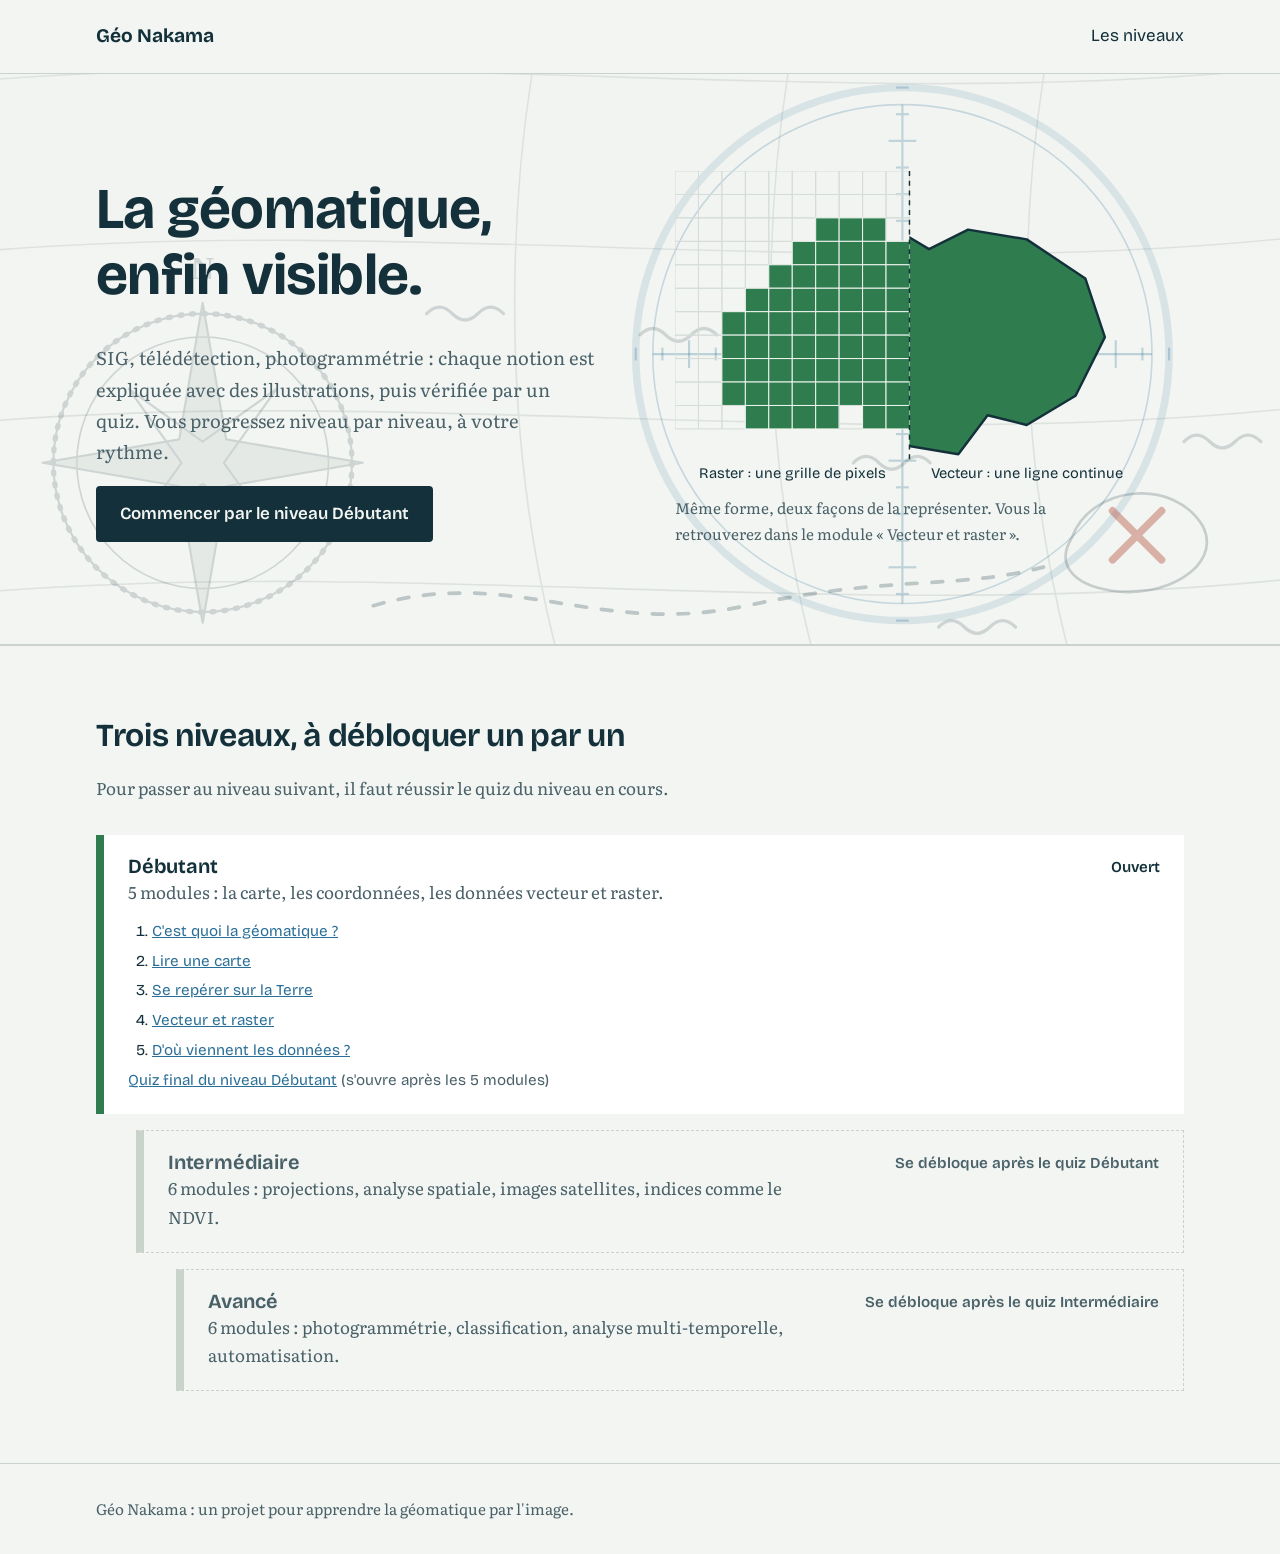
<file: index.html>
<!DOCTYPE html>
<html lang="fr">
<head>
  <meta charset="UTF-8">
  <meta name="viewport" content="width=device-width, initial-scale=1">
  <title>Géo Nakama : apprendre la géomatique avec des illustrations</title>
  <meta name="description" content="SIG, télédétection, photogrammétrie : des leçons illustrées, des quiz et trois niveaux à débloquer à votre rythme.">

  <!-- Polices (nécessitent internet ; si elles ne chargent pas, les polices de secours du CSS prennent le relais) -->
  <link rel="preconnect" href="https://fonts.googleapis.com">
  <link rel="preconnect" href="https://fonts.gstatic.com" crossorigin>
  <link href="https://fonts.googleapis.com/css2?family=Bricolage+Grotesque:wght@600;700&family=Literata:ital,wght@0,400;0,600;1,400&display=swap" rel="stylesheet">

  <link rel="stylesheet" href="css/style.css">
</head>
<body>

  <header class="entete">
    <div class="conteneur">
      <a class="logo" href="index.html">Géo Nakama</a>
      <nav class="navigation" aria-label="Navigation principale">
        <a href="#niveaux">Les niveaux</a>
      </nav>
    </div>
  </header>

  <main>

    <!-- ===== Section d'accueil ===== -->
    <section class="hero">
      <div class="conteneur">

        <div class="hero-texte">
          <h1>La géomatique, enfin visible.</h1>
          <p>SIG, télédétection, photogrammétrie : chaque notion est expliquée avec des illustrations, puis vérifiée par un quiz. Vous progressez niveau par niveau, à votre rythme.</p>
          <a class="bouton" href="lessons/debutant-quest-ce-que-la-geomatique.html">Commencer par le niveau Débutant</a>
        </div>

        <!-- Illustration : la même forme, en raster à gauche et en vecteur à droite -->
        <figure class="hero-carte">
          <svg viewBox="0 0 480 320" role="img" aria-labelledby="carte-titre carte-desc">
            <title id="carte-titre">Une même forme en raster et en vecteur</title>
            <desc id="carte-desc">À gauche, la forme est découpée en carrés (pixels). À droite, elle est tracée par une ligne continue.</desc>

            <defs>
              <!-- Le clipPath « découpe » le dessin vectoriel pour ne garder que la moitié droite -->
              <clipPath id="moitie-droite"><rect x="240" y="0" width="240" height="320"/></clipPath>
            </defs>

            <!-- Moitié gauche : les cellules du raster sont ajoutées par le script plus bas -->
            <g id="raster" aria-hidden="true"></g>

            <!-- Moitié droite : la forme vectorielle (les points sont ajoutés par le script) -->
            <polygon id="vecteur" clip-path="url(#moitie-droite)"
                     fill="#2f7d4f" stroke="#14313b" stroke-width="2.5" stroke-linejoin="round"/>

            <!-- Ligne de séparation -->
            <line x1="240" y1="0" x2="240" y2="296" stroke="#14313b" stroke-width="1.5" stroke-dasharray="5 5"/>

            <text x="120" y="314" text-anchor="middle" font-family="Bricolage Grotesque, system-ui, sans-serif" font-size="15" fill="#14313b">Raster : une grille de pixels</text>
            <text x="360" y="314" text-anchor="middle" font-family="Bricolage Grotesque, system-ui, sans-serif" font-size="15" fill="#14313b">Vecteur : une ligne continue</text>
          </svg>
          <figcaption>Même forme, deux façons de la représenter. Vous la retrouverez dans le module « Vecteur et raster ».</figcaption>
        </figure>

      </div>
    </section>

    <!-- ===== Les trois niveaux ===== -->
    <section class="section-niveaux" id="niveaux">
      <div class="conteneur">
        <h2>Trois niveaux, à débloquer un par un</h2>
        <p>Pour passer au niveau suivant, il faut réussir le quiz du niveau en cours.</p>

        <ol class="niveaux">
          <li class="niveau" id="niveau-debutant">
            <div>
              <h3>Débutant</h3>
              <p>5 modules : la carte, les coordonnées, les données vecteur et raster.</p>
              <p class="niveau-progres" id="progres-debutant" aria-live="polite"></p>
              <ol class="modules">
                <li data-module="debutant-quest-ce-que-la-geomatique"><a href="lessons/debutant-quest-ce-que-la-geomatique.html">C'est quoi la géomatique ?</a></li>
                <li data-module="debutant-lire-une-carte"><a href="lessons/debutant-lire-une-carte.html">Lire une carte</a></li>
                <li data-module="debutant-se-reperer-sur-la-terre"><a href="lessons/debutant-se-reperer-sur-la-terre.html">Se repérer sur la Terre</a></li>
                <li data-module="debutant-vecteur-raster"><a href="lessons/debutant-vecteur-raster.html">Vecteur et raster</a></li>
                <li data-module="debutant-d-ou-viennent-les-donnees"><a href="lessons/debutant-d-ou-viennent-les-donnees.html">D'où viennent les données ?</a></li>
              </ol>
              <p class="quiz-final-lien"><a href="lessons/debutant-quiz-final.html">Quiz final du niveau Débutant</a> <span id="etat-quiz-final"></span></p>
            </div>
            <span class="niveau-etat" id="etat-debutant">Ouvert</span>
          </li>

          <li class="niveau verrouille" id="niveau-intermediaire">
            <div>
              <h3>Intermédiaire</h3>
              <p>6 modules : projections, analyse spatiale, images satellites, indices comme le NDVI.</p>
              <p class="niveau-progres" id="note-intermediaire"></p>
              <ol class="modules" id="modules-intermediaire" hidden>
                <li data-module="intermediaire-projections"><a href="lessons/intermediaire-projections.html">Les projections en détail</a></li>
                <li data-module="intermediaire-bases-de-donnees-spatiales"><a href="lessons/intermediaire-bases-donnees-spatiales.html">Les bases de données spatiales</a></li>
                <li data-module="intermediaire-analyse-spatiale"><a href="lessons/intermediaire-analyse-spatiale.html">L'analyse spatiale</a></li>
                <li data-module="intermediaire-images-satellites"><a href="lessons/intermediaire-images-satellites.html">Les images satellites</a></li>
                <li data-module="intermediaire-compositions-ndvi"><a href="lessons/intermediaire-ndvi.html">Compositions colorées et NDVI</a></li>
                <li data-module="intermediaire-cartographier-proprement"><a href="lessons/intermediaire-cartographie.html">Cartographier proprement</a></li>
              </ol>
              <p class="quiz-final-lien" id="lien-quiz-inter" hidden><a href="lessons/intermediaire-quiz-final.html">Quiz final du niveau Intermédiaire</a> <span id="etat-quiz-inter"></span></p>
            </div>
            <span class="niveau-etat" id="etat-intermediaire">Se débloque après le quiz Débutant</span>
          </li>

          <li class="niveau verrouille" id="niveau-avance">
            <div>
              <h3>Avancé</h3>
              <p>6 modules : photogrammétrie, classification, analyse multi-temporelle, automatisation.</p>
              <p class="niveau-progres" id="note-avance"></p>
            </div>
            <span class="niveau-etat" id="etat-avance">Se débloque après le quiz Intermédiaire</span>
          </li>
        </ol>
      </div>
    </section>

  </main>

  <footer class="pied">
    <div class="conteneur">
      <p>Géo Nakama : un projet pour apprendre la géomatique par l'image.</p>
    </div>
  </footer>

  <!-- ===== Script de l'illustration =====
       Il prend UNE forme (une liste de points) et :
       - la dessine telle quelle côté vecteur ;
       - la « pixellise » côté raster : pour chaque carré de la grille, on regarde
         si son centre est à l'intérieur de la forme. Si oui, le carré est coloré. -->
  <script>
    // La forme : une liste de points [x, y] dans l'espace du dessin (480 x 320)
    const FORME = [
      [40,200],[60,140],[110,100],[150,60],[210,50],[260,80],[300,60],
      [360,70],[420,110],[440,170],[410,230],[360,260],[320,250],
      [290,290],[230,280],[180,250],[120,260],[70,250]
    ];

    const TAILLE_CELLULE = 24;

    // Test mathématique : le point (x, y) est-il à l'intérieur du polygone ?
    function estDansLaForme(x, y, polygone) {
      let dedans = false;
      for (let i = 0, j = polygone.length - 1; i < polygone.length; j = i++) {
        const [xi, yi] = polygone[i];
        const [xj, yj] = polygone[j];
        const traverse = (yi > y) !== (yj > y) &&
                         x < ((xj - xi) * (y - yi)) / (yj - yi) + xi;
        if (traverse) dedans = !dedans;
      }
      return dedans;
    }

    // Côté vecteur : on donne simplement les points au polygone
    document.getElementById("vecteur").setAttribute(
      "points", FORME.map(p => p.join(",")).join(" ")
    );

    // Côté raster : on parcourt la grille de la moitié gauche (x de 0 à 240)
    const groupeRaster = document.getElementById("raster");
    const SVG_NS = "http://www.w3.org/2000/svg";

    for (let colonne = 0; colonne < 10; colonne++) {
      for (let ligne = 0; ligne < 11; ligne++) {
        const x = colonne * TAILLE_CELLULE;
        const y = ligne * TAILLE_CELLULE;
        const centreX = x + TAILLE_CELLULE / 2;
        const centreY = y + TAILLE_CELLULE / 2;

        const cellule = document.createElementNS(SVG_NS, "rect");
        cellule.setAttribute("x", x);
        cellule.setAttribute("y", y);
        cellule.setAttribute("width", TAILLE_CELLULE);
        cellule.setAttribute("height", TAILLE_CELLULE);

        if (estDansLaForme(centreX, centreY, FORME)) {
          cellule.setAttribute("fill", "#2f7d4f");   // cellule « terre »
          cellule.setAttribute("stroke", "#f2f5f1");
        } else {
          cellule.setAttribute("fill", "none");      // cellule « eau » : juste la grille
          cellule.setAttribute("stroke", "#d5ddd8");
        }
        cellule.setAttribute("stroke-width", "1");
        groupeRaster.appendChild(cellule);
      }
    }
  </script>


  <!-- ===== Progression de l'apprenant =====
       On lit ce que progress.js a sauvegardé dans le navigateur, puis on met la page à jour. -->
  <script src="js/progress.js"></script>
  <script>
    (function () {
      const ID_QUIZ_FINAL = "debutant-quiz-final";

      // 1. Une coche sur chaque module validé, et on les compte
      let valides = 0;
      const modules = document.querySelectorAll("#niveau-debutant [data-module]");
      modules.forEach(function (li) {
        if (Progression.estValide(li.dataset.module)) {
          valides++;
          const coche = document.createElement("span");
          coche.className = "coche";
          coche.textContent = " ✓ validé";
          li.appendChild(coche);
        }
      });

      const total = modules.length;
      const progres = document.getElementById("progres-debutant");
      const quizFinalReussi = Progression.estValide(ID_QUIZ_FINAL);

      // 2. Le compteur du niveau Débutant
      if (valides === 0) {
        progres.textContent = "";
      } else if (valides < total) {
        progres.textContent = valides + (valides > 1 ? " modules" : " module") + " sur " + total + " validé" + (valides > 1 ? "s" : "") + ".";
      } else if (!quizFinalReussi) {
        progres.textContent = "Les " + total + " modules sont validés : place au quiz final !";
      } else {
        progres.textContent = "Les " + total + " modules et le quiz final sont validés.";
      }

      // 3. L'état du quiz final
      const etatQuiz = document.getElementById("etat-quiz-final");
      if (quizFinalReussi) {
        etatQuiz.className = "coche";
        etatQuiz.textContent = "✓ réussi";
      } else if (valides < total) {
        etatQuiz.textContent = "(s'ouvre après les " + total + " modules)";
      }

      // 4. Le niveau Débutant passe à « Validé », et l'Intermédiaire se débloque
      if (quizFinalReussi) {
        document.getElementById("etat-debutant").textContent = "Validé";

        const inter = document.getElementById("niveau-intermediaire");
        inter.classList.remove("verrouille");
        document.getElementById("etat-intermediaire").textContent = "Débloqué";

        // La liste des modules de l'Intermédiaire apparaît, avec ses coches et son compteur
        const TOTAL_INTER = 6;
        const listeInter = document.getElementById("modules-intermediaire");
        listeInter.hidden = false;

        let validesInter = 0;
        listeInter.querySelectorAll("[data-module]").forEach(function (li) {
          if (Progression.estValide(li.dataset.module)) {
            validesInter++;
            const coche = document.createElement("span");
            coche.className = "coche";
            coche.textContent = " ✓ validé";
            li.appendChild(coche);
          }
        });

        // Le quiz final de l'Intermédiaire : lien, état et compteur
        const quizInterReussi = Progression.estValide("intermediaire-quiz-final");
        document.getElementById("lien-quiz-inter").hidden = false;
        const etatQuizInter = document.getElementById("etat-quiz-inter");
        if (quizInterReussi) {
          etatQuizInter.className = "coche";
          etatQuizInter.textContent = "✓ réussi";
        } else if (validesInter < TOTAL_INTER) {
          etatQuizInter.textContent = "(s'ouvre après les " + TOTAL_INTER + " modules)";
        }

        const noteInter = document.getElementById("note-intermediaire");
        if (validesInter === 0) {
          noteInter.textContent = "";
        } else if (validesInter < TOTAL_INTER) {
          noteInter.textContent = validesInter + (validesInter > 1 ? " modules" : " module") + " sur " + TOTAL_INTER +
                                  " validé" + (validesInter > 1 ? "s" : "") + ".";
        } else if (!quizInterReussi) {
          noteInter.textContent = "Les " + TOTAL_INTER + " modules sont validés : place au quiz final !";
        } else {
          noteInter.textContent = "Les " + TOTAL_INTER + " modules et le quiz final sont validés.";
        }

        // L'Intermédiaire passe à « Validé », et l'Avancé se débloque
        if (quizInterReussi) {
          document.getElementById("etat-intermediaire").textContent = "Validé";
          document.getElementById("niveau-avance").classList.remove("verrouille");
          document.getElementById("etat-avance").textContent = "Débloqué";
          document.getElementById("note-avance").textContent = "Les modules de ce niveau arrivent bientôt.";
        }
      }
    })();
  </script>

</body>
</html>
</file>
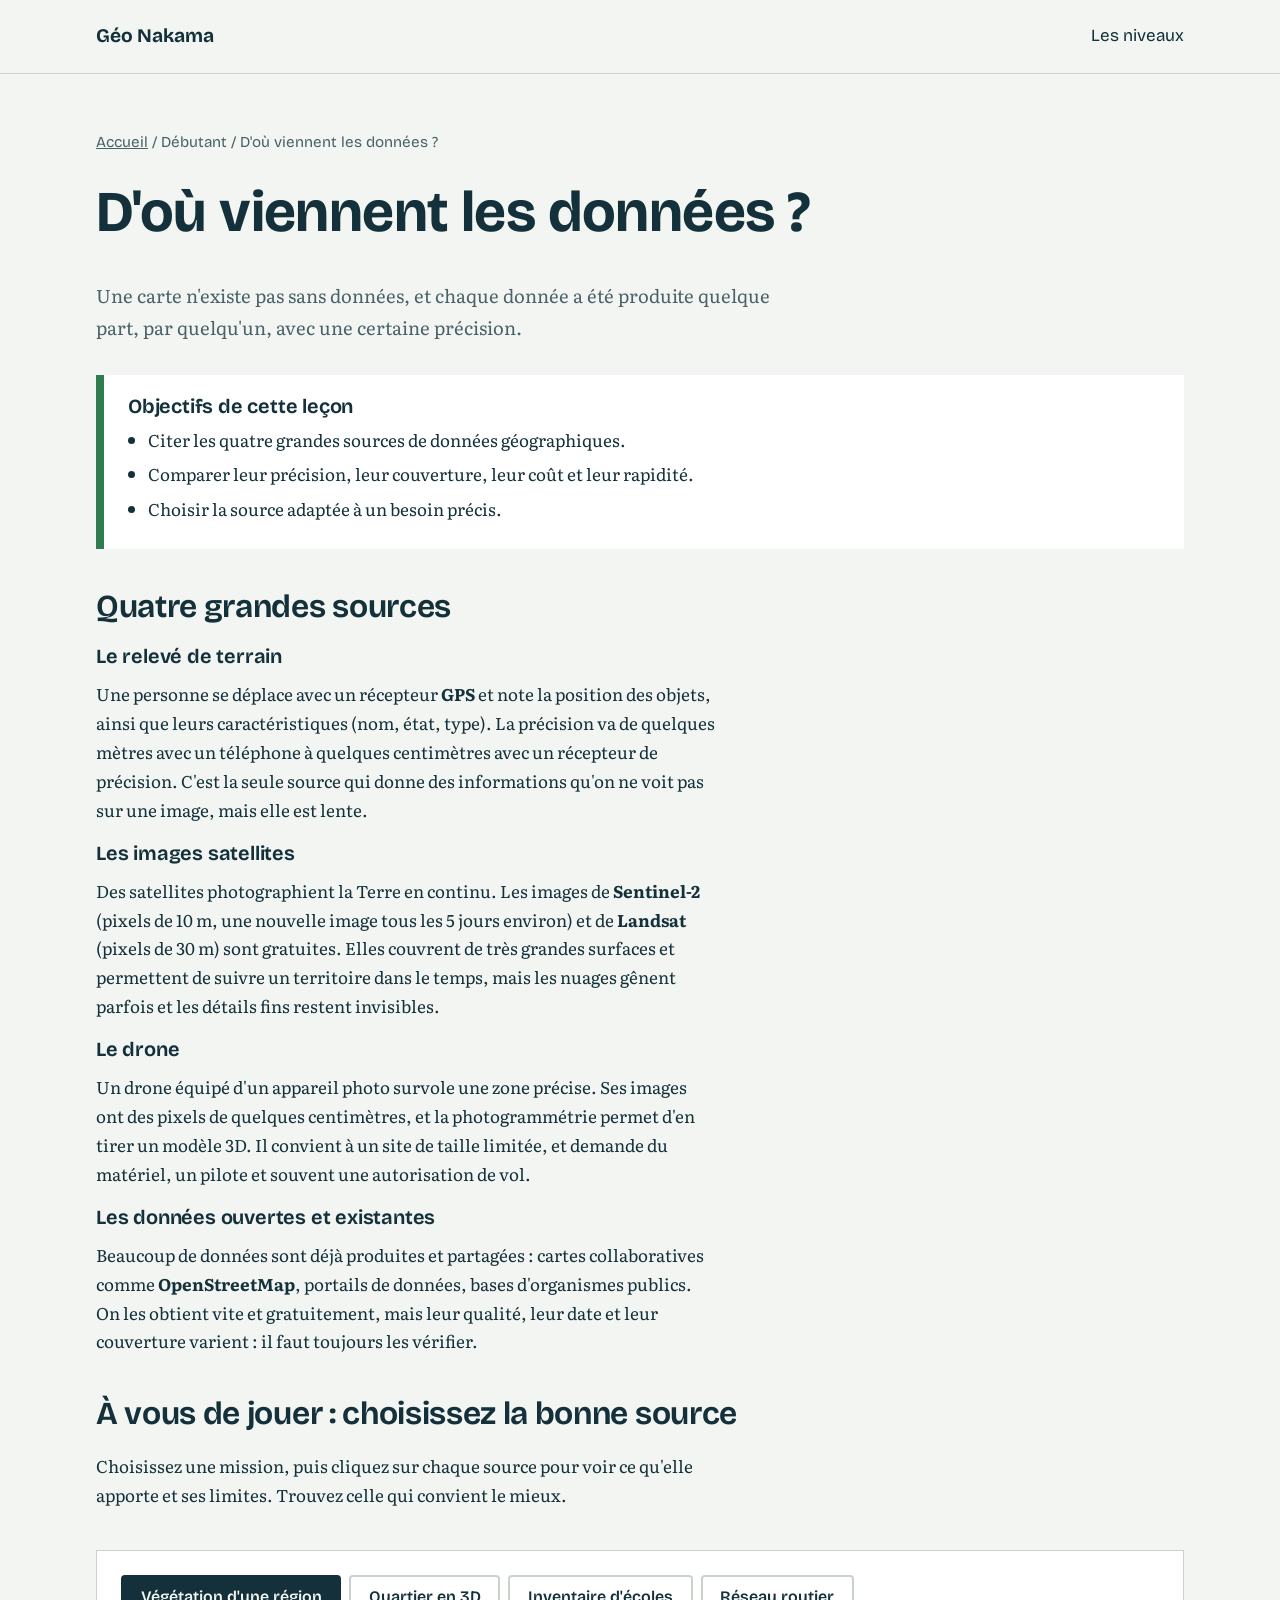
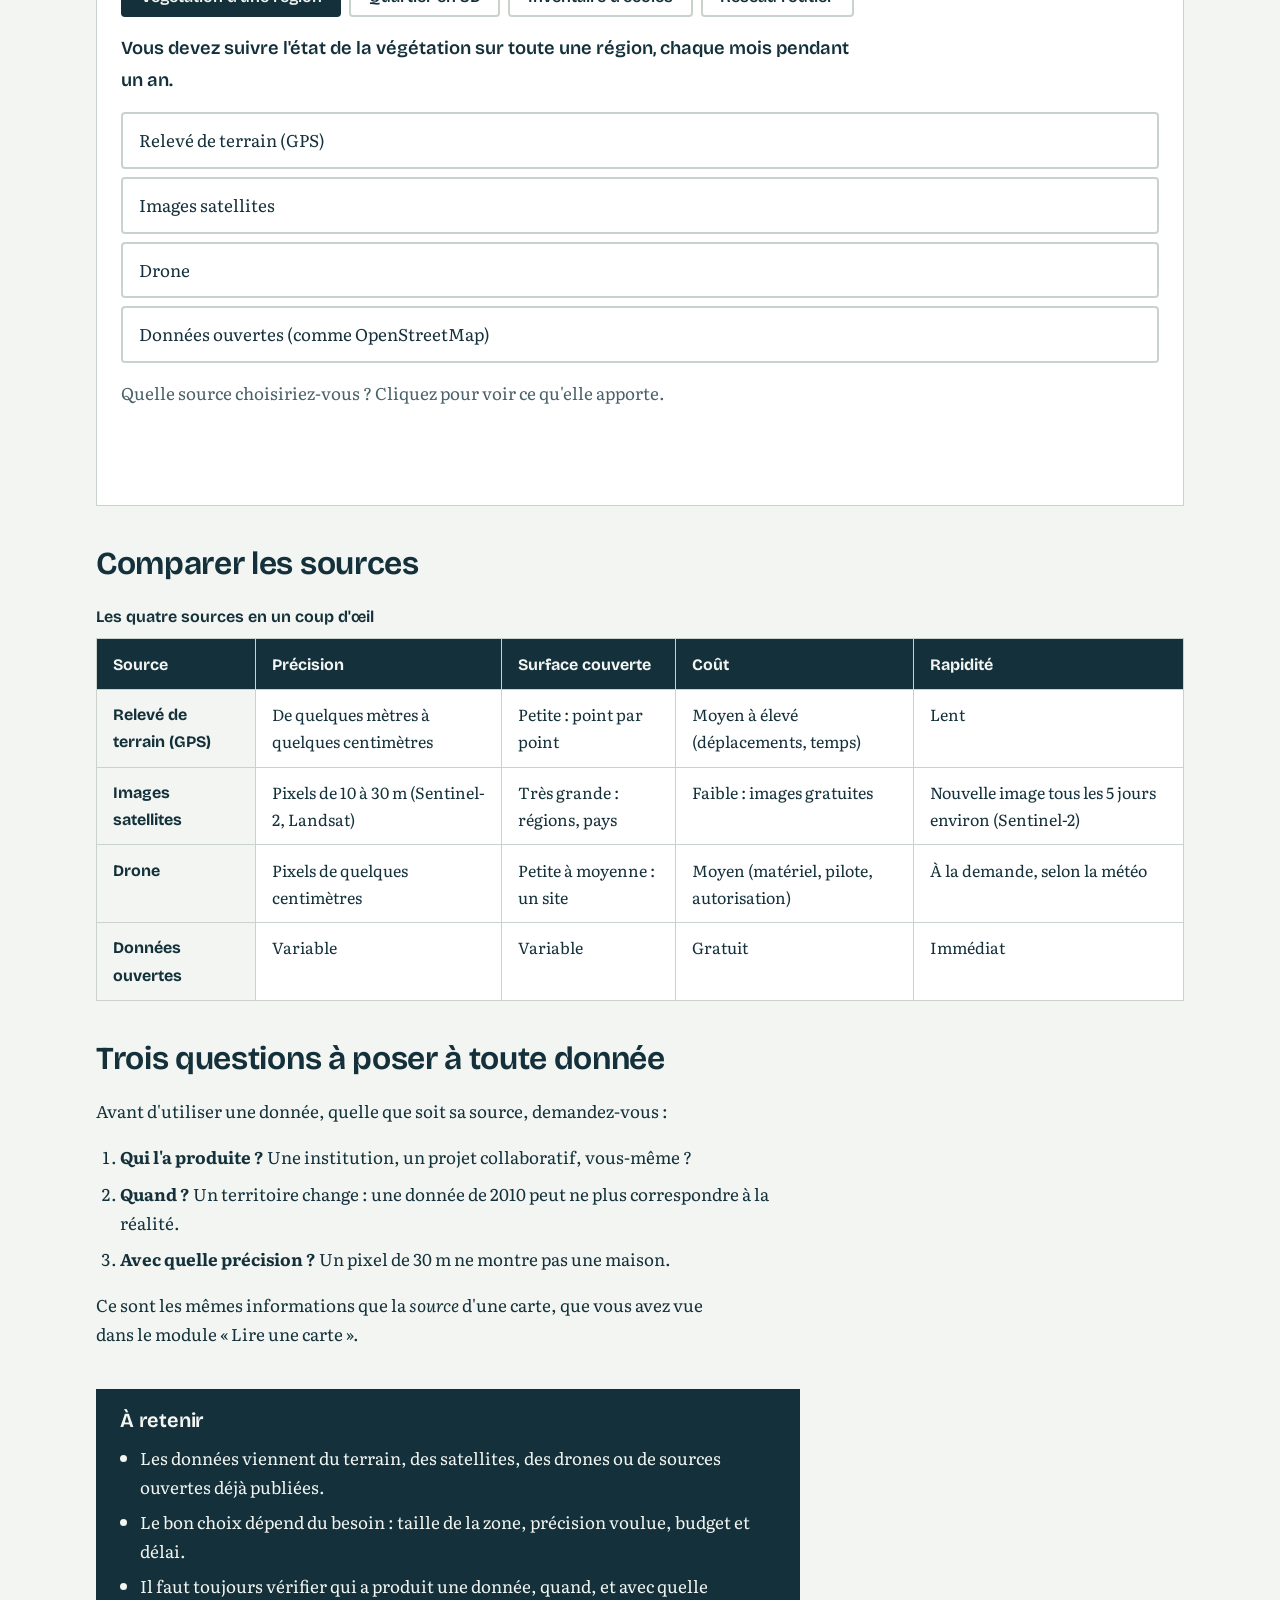
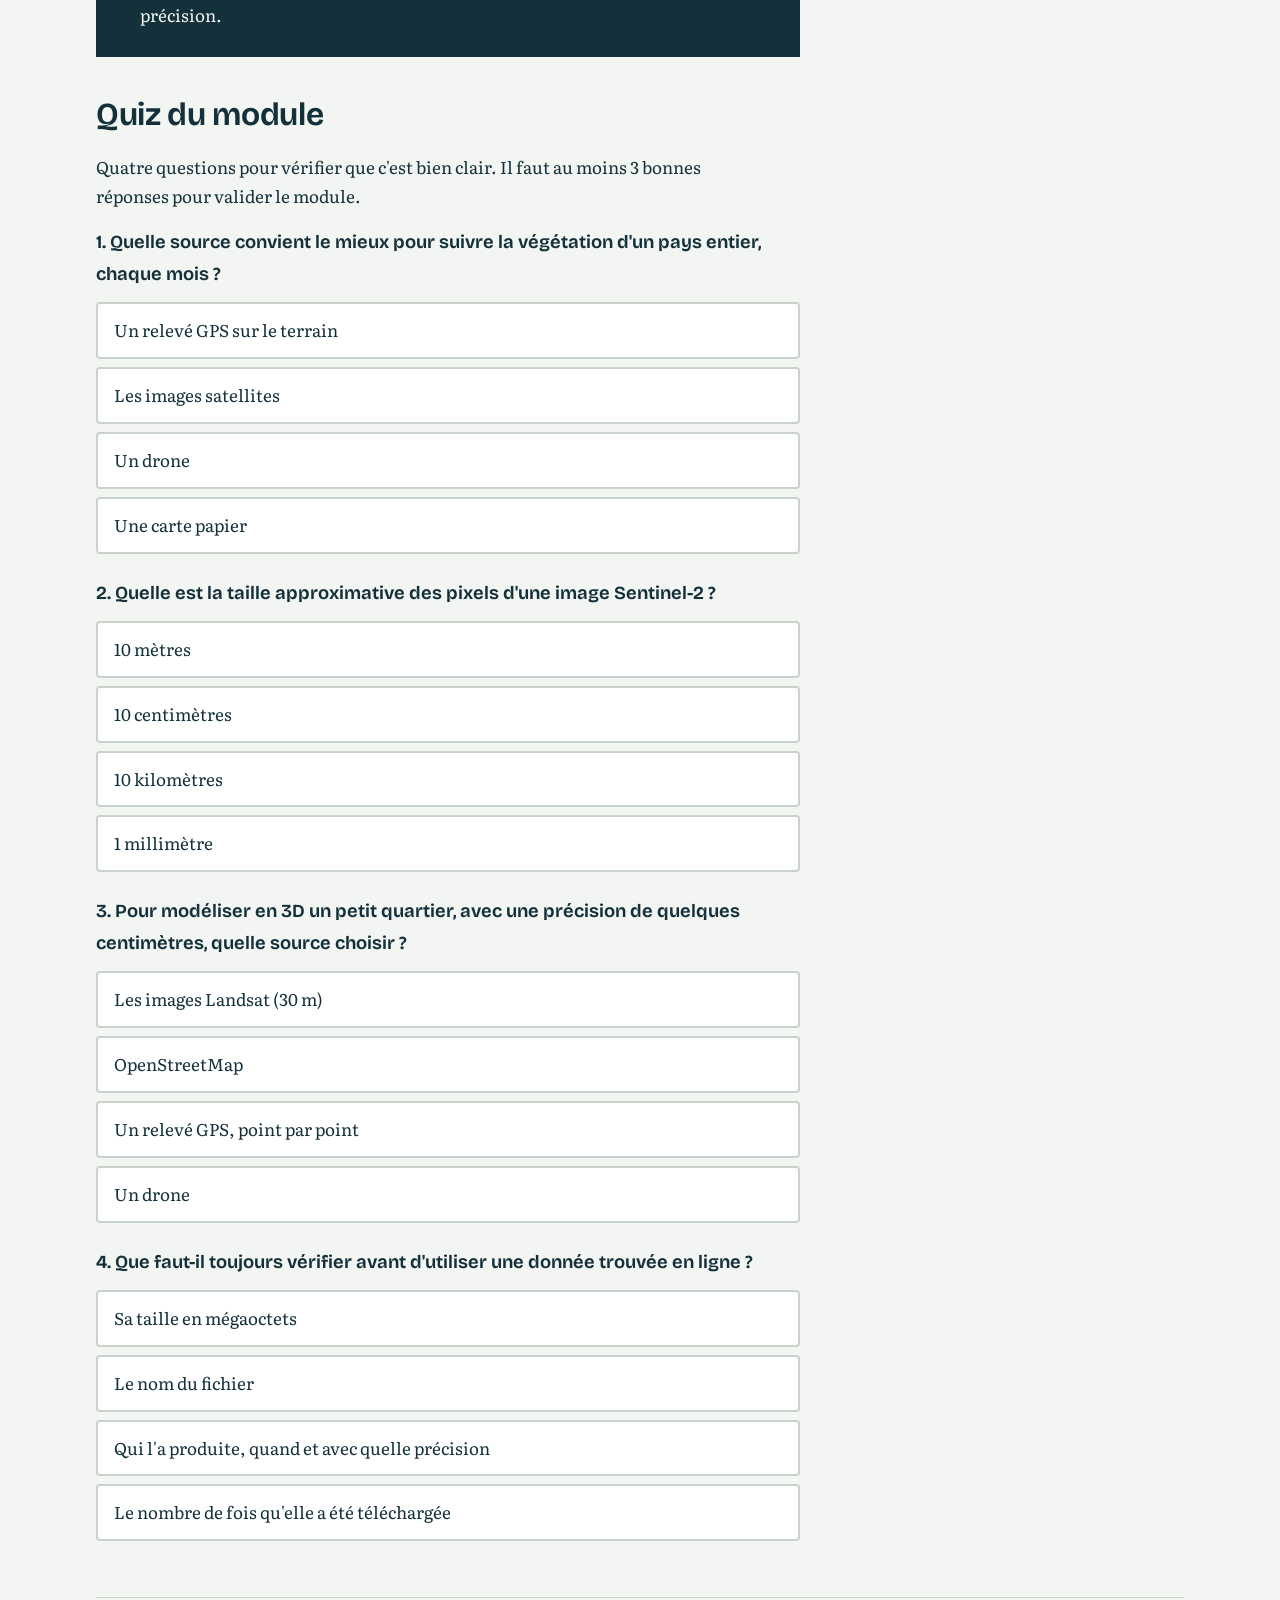
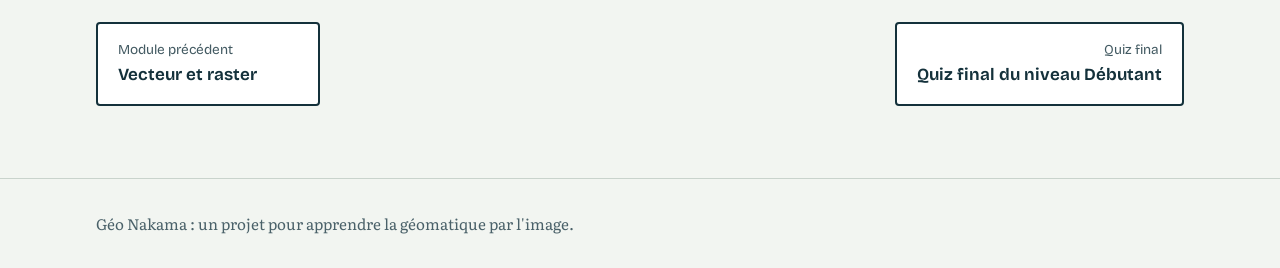
<file: lessons/debutant-d-ou-viennent-les-donnees.html>
<!DOCTYPE html>
<html lang="fr">
<head>
  <meta charset="UTF-8">
  <meta name="viewport" content="width=device-width, initial-scale=1">
  <title>D'où viennent les données ? : Géo Nakama</title>

  <link rel="preconnect" href="https://fonts.googleapis.com">
  <link rel="preconnect" href="https://fonts.gstatic.com" crossorigin>
  <link href="https://fonts.googleapis.com/css2?family=Bricolage+Grotesque:wght@600;700&family=Literata:ital,wght@0,400;0,600;1,400&display=swap" rel="stylesheet">

  <link rel="stylesheet" href="../css/style.css">
</head>
<body>

  <header class="entete">
    <div class="conteneur">
      <a class="logo" href="../index.html">Géo Nakama</a>
      <nav class="navigation" aria-label="Navigation principale">
        <a href="../index.html#niveaux">Les niveaux</a>
      </nav>
    </div>
  </header>

  <main class="lecon">
    <div class="conteneur">

      <p class="fil"><a href="../index.html">Accueil</a> / Débutant / D'où viennent les données ?</p>

      <div class="lecon-entete">
        <h1>D'où viennent les données ?</h1>
        <p>Une carte n'existe pas sans données, et chaque donnée a été produite quelque part, par quelqu'un, avec une certaine précision.</p>
      </div>

      <section class="objectifs" aria-labelledby="objectifs-titre">
        <h2 id="objectifs-titre">Objectifs de cette leçon</h2>
        <ul>
          <li>Citer les quatre grandes sources de données géographiques.</li>
          <li>Comparer leur précision, leur couverture, leur coût et leur rapidité.</li>
          <li>Choisir la source adaptée à un besoin précis.</li>
        </ul>
      </section>

      <!-- ===== 1. Les quatre sources ===== -->
      <section class="lecon-section" aria-labelledby="sources-titre">
        <h2 id="sources-titre">Quatre grandes sources</h2>

        <h3>Le relevé de terrain</h3>
        <p>Une personne se déplace avec un récepteur <strong>GPS</strong> et note la position des objets, ainsi que leurs caractéristiques (nom, état, type). La précision va de quelques mètres avec un téléphone à quelques centimètres avec un récepteur de précision. C'est la seule source qui donne des informations qu'on ne voit pas sur une image, mais elle est lente.</p>

        <h3>Les images satellites</h3>
        <p>Des satellites photographient la Terre en continu. Les images de <strong>Sentinel-2</strong> (pixels de 10 m, une nouvelle image tous les 5 jours environ) et de <strong>Landsat</strong> (pixels de 30 m) sont gratuites. Elles couvrent de très grandes surfaces et permettent de suivre un territoire dans le temps, mais les nuages gênent parfois et les détails fins restent invisibles.</p>

        <h3>Le drone</h3>
        <p>Un drone équipé d'un appareil photo survole une zone précise. Ses images ont des pixels de quelques centimètres, et la photogrammétrie permet d'en tirer un modèle 3D. Il convient à un site de taille limitée, et demande du matériel, un pilote et souvent une autorisation de vol.</p>

        <h3>Les données ouvertes et existantes</h3>
        <p>Beaucoup de données sont déjà produites et partagées : cartes collaboratives comme <strong>OpenStreetMap</strong>, portails de données, bases d'organismes publics. On les obtient vite et gratuitement, mais leur qualité, leur date et leur couverture varient : il faut toujours les vérifier.</p>
      </section>

      <!-- ===== 2. Jeu de mission ===== -->
      <section class="lecon-section" style="max-width:none" aria-labelledby="jeu-titre">
        <h2 id="jeu-titre">À vous de jouer : choisissez la bonne source</h2>
        <p>Choisissez une mission, puis cliquez sur chaque source pour voir ce qu'elle apporte et ses limites. Trouvez celle qui convient le mieux.</p>

        <div class="demo">
          <div class="onglets" role="group" aria-label="Choisir une mission" id="missions"></div>

          <p id="enonce-mission" style="font-family:var(--police-titre);font-weight:600;font-size:1.15rem;margin-bottom:1rem"></p>

          <div class="quiz-choix" id="sources" role="group" aria-label="Sources de données"></div>

          <p class="demo-message" id="retour-mission" aria-live="polite" style="min-height:6em"></p>
        </div>
      </section>

      <!-- ===== 3. Tableau comparatif ===== -->
      <section class="lecon-section" style="max-width:none" aria-labelledby="comparatif-titre">
        <h2 id="comparatif-titre">Comparer les sources</h2>
        <p class="indice-defilement">Faites défiler le tableau vers la droite pour voir toutes les colonnes.</p>
        <div class="tableau-defile" tabindex="0" role="region" aria-label="Tableau comparatif des sources, défilant horizontalement">
          <table class="comparatif">
            <caption>Les quatre sources en un coup d'œil</caption>
            <thead>
              <tr>
                <th scope="col">Source</th>
                <th scope="col">Précision</th>
                <th scope="col">Surface couverte</th>
                <th scope="col">Coût</th>
                <th scope="col">Rapidité</th>
              </tr>
            </thead>
            <tbody>
              <tr>
                <th scope="row">Relevé de terrain (GPS)</th>
                <td>De quelques mètres à quelques centimètres</td>
                <td>Petite : point par point</td>
                <td>Moyen à élevé (déplacements, temps)</td>
                <td>Lent</td>
              </tr>
              <tr>
                <th scope="row">Images satellites</th>
                <td>Pixels de 10 à 30 m (Sentinel-2, Landsat)</td>
                <td>Très grande : régions, pays</td>
                <td>Faible : images gratuites</td>
                <td>Nouvelle image tous les 5 jours environ (Sentinel-2)</td>
              </tr>
              <tr>
                <th scope="row">Drone</th>
                <td>Pixels de quelques centimètres</td>
                <td>Petite à moyenne : un site</td>
                <td>Moyen (matériel, pilote, autorisation)</td>
                <td>À la demande, selon la météo</td>
              </tr>
              <tr>
                <th scope="row">Données ouvertes</th>
                <td>Variable</td>
                <td>Variable</td>
                <td>Gratuit</td>
                <td>Immédiat</td>
              </tr>
            </tbody>
          </table>
        </div>
      </section>

      <!-- ===== 4. Trois questions ===== -->
      <section class="lecon-section" aria-labelledby="questions-titre">
        <h2 id="questions-titre">Trois questions à poser à toute donnée</h2>
        <p>Avant d'utiliser une donnée, quelle que soit sa source, demandez-vous :</p>
        <ol class="liste-elements">
          <li><strong>Qui l'a produite ?</strong> Une institution, un projet collaboratif, vous-même ?</li>
          <li><strong>Quand ?</strong> Un territoire change : une donnée de 2010 peut ne plus correspondre à la réalité.</li>
          <li><strong>Avec quelle précision ?</strong> Un pixel de 30 m ne montre pas une maison.</li>
        </ol>
        <p>Ce sont les mêmes informations que la <em>source</em> d'une carte, que vous avez vue dans le module « Lire une carte ».</p>
      </section>

      <!-- ===== 5. À retenir ===== -->
      <section class="retenir" aria-labelledby="retenir-titre">
        <h2 id="retenir-titre">À retenir</h2>
        <ul>
          <li>Les données viennent du terrain, des satellites, des drones ou de sources ouvertes déjà publiées.</li>
          <li>Le bon choix dépend du besoin : taille de la zone, précision voulue, budget et délai.</li>
          <li>Il faut toujours vérifier qui a produit une donnée, quand, et avec quelle précision.</li>
        </ul>
      </section>

      <!-- ===== 6. Quiz ===== -->
      <section class="lecon-section" id="quiz" aria-labelledby="quiz-titre">
        <h2 id="quiz-titre">Quiz du module</h2>
        <p>Quatre questions pour vérifier que c'est bien clair. Il faut au moins 3 bonnes réponses pour valider le module.</p>
        <div id="quiz-conteneur" class="quiz"></div>
      </section>

      <nav class="nav-modules" aria-label="Navigation entre les modules">
        <a class="nav-precedent" href="debutant-vecteur-raster.html" rel="prev"><span class="nav-etiquette">Module précédent</span>Vecteur et raster</a>
        <a class="nav-suivant" href="debutant-quiz-final.html" rel="next"><span class="nav-etiquette">Quiz final</span>Quiz final du niveau Débutant</a>
      </nav>

    </div>
  </main>

  <footer class="pied">
    <div class="conteneur">
      <p>Géo Nakama : un projet pour apprendre la géomatique par l'image.</p>
    </div>
  </footer>

  <script src="../js/progress.js"></script>
  <script src="../js/quiz.js"></script>

  <!-- Les questions de CE module -->
  <script>
    creerQuiz(document.getElementById("quiz-conteneur"), {
      id: "debutant-d-ou-viennent-les-donnees",
      seuil: 3,
      questions: [
        {
          enonce: "Quelle source convient le mieux pour suivre la végétation d'un pays entier, chaque mois ?",
          choix: ["Un relevé GPS sur le terrain", "Les images satellites", "Un drone", "Une carte papier"],
          bonne: 1,
          explication: "Les satellites couvrent de très grandes surfaces, repassent régulièrement et fournissent des images gratuites. Un relevé de terrain ou un drone couvrirait beaucoup trop peu."
        },
        {
          enonce: "Quelle est la taille approximative des pixels d'une image Sentinel-2 ?",
          choix: ["10 mètres", "10 centimètres", "10 kilomètres", "1 millimètre"],
          bonne: 0,
          explication: "Sentinel-2 offre des pixels de 10 m pour ses bandes les plus fines. C'est assez pour suivre des champs ou des quartiers, mais pas pour voir une maison."
        },
        {
          enonce: "Pour modéliser en 3D un petit quartier, avec une précision de quelques centimètres, quelle source choisir ?",
          choix: ["Les images Landsat (30 m)", "OpenStreetMap", "Un relevé GPS, point par point", "Un drone"],
          bonne: 3,
          explication: "Un drone prend des photos qui se recouvrent : la photogrammétrie en tire un modèle 3D précis. Landsat est trop grossier, et un relevé point par point serait interminable."
        },
        {
          enonce: "Que faut-il toujours vérifier avant d'utiliser une donnée trouvée en ligne ?",
          choix: [
            "Sa taille en mégaoctets",
            "Le nom du fichier",
            "Qui l'a produite, quand et avec quelle précision",
            "Le nombre de fois qu'elle a été téléchargée"
          ],
          bonne: 2,
          explication: "L'auteur, la date et la précision déterminent si la donnée est fiable pour votre usage. Une donnée ancienne ou trop grossière peut conduire à de mauvaises conclusions."
        }
      ]
    });
  </script>

  <!-- Script du jeu de mission : chaque mission a une bonne source, et un commentaire pour chaque source -->
  <script>
    const SOURCES = {
      terrain:   "Relevé de terrain (GPS)",
      satellite: "Images satellites",
      drone:     "Drone",
      ouvertes:  "Données ouvertes (comme OpenStreetMap)"
    };

    const MISSIONS = [
      {
        titre: "Végétation d'une région",
        enonce: "Vous devez suivre l'état de la végétation sur toute une région, chaque mois pendant un an.",
        bonne: "satellite",
        retours: {
          terrain:   "Il faudrait parcourir toute la région chaque mois : beaucoup trop long et trop coûteux. Le terrain sert plutôt à vérifier quelques points.",
          satellite: "Sentinel-2 repasse sur la même zone tous les 5 jours environ, avec des images gratuites. C'est idéal pour suivre la végétation sur une grande surface dans le temps.",
          drone:     "Un drone couvre un site limité par vol : très insuffisant pour une région entière, et le répéter chaque mois coûterait cher.",
          ouvertes:  "Il existe des produits déjà calculés à faible résolution, mais pour une région précise et un suivi mensuel, on part plutôt des images satellites."
        }
      },
      {
        titre: "Quartier en 3D",
        enonce: "Vous devez modéliser en 3D un quartier de quelques hectares, avec les toits et les rues.",
        bonne: "drone",
        retours: {
          terrain:   "Mesurer chaque toit et chaque rue au sol prendrait des semaines, sans donner une vraie vue 3D continue.",
          satellite: "Des pixels de 10 m sont trop grossiers : une maison tient dans un seul pixel. Des images à très haute résolution existent, mais elles sont payantes.",
          drone:     "Le drone prend des centaines de photos qui se recouvrent, et la photogrammétrie en tire un modèle 3D précis à quelques centimètres. C'est l'outil idéal pour un petit secteur.",
          ouvertes:  "Les données ouvertes donnent parfois l'emprise des bâtiments, mais rarement un modèle 3D complet et à jour."
        }
      },
      {
        titre: "Inventaire d'écoles",
        enonce: "Vous devez relever la position exacte de 40 écoles d'un département, avec leur nom et leur état.",
        bonne: "terrain",
        retours: {
          terrain:   "Avec un GPS, vous relevez la position de chaque école et notez sur place son nom et son état. Aucune image ne donne ces informations. Pensez quand même à vérifier d'abord si une liste existe déjà.",
          satellite: "On peut parfois repérer un grand bâtiment sur une image, mais pas savoir que c'est une école, ni connaître son nom ou son état.",
          drone:     "Le drone montre les toits en détail, mais ne dit pas quel bâtiment est une école. Et 40 sites dispersés, cela ferait beaucoup de vols.",
          ouvertes:  "C'est une bonne première étape : une liste existe peut-être déjà. Mais elle peut être incomplète ou dépassée, il faut la vérifier et la compléter sur le terrain."
        }
      },
      {
        titre: "Réseau routier",
        enonce: "Vous avez besoin rapidement du tracé des routes d'une zone, pour une première carte de travail.",
        bonne: "ouvertes",
        retours: {
          terrain:   "Parcourir toutes les routes avec un GPS est long. Pour une première carte de travail, ce serait disproportionné.",
          satellite: "On peut tracer les routes à partir des images, mais il faut les numériser une à une, ce qui prend du temps.",
          drone:     "Un drone couvre trop peu de surface pour des routes réparties sur toute une zone.",
          ouvertes:  "Des cartes collaboratives comme OpenStreetMap contiennent déjà le tracé de beaucoup de routes, téléchargeable gratuitement et tout de suite. Il faut vérifier leur qualité, mais c'est le plus rapide."
        }
      }
    ];

    const zoneMissions = document.getElementById("missions");
    const zoneSources = document.getElementById("sources");
    const texteEnonce = document.getElementById("enonce-mission");
    const texteRetour = document.getElementById("retour-mission");

    const boutonsMissions = [];
    const boutonsSources = {};
    let missionActuelle = 0;

    // Les boutons de mission
    MISSIONS.forEach(function (mission, index) {
      const bouton = document.createElement("button");
      bouton.type = "button";
      bouton.className = "onglet";
      bouton.textContent = mission.titre;
      bouton.addEventListener("click", function () { choisirMission(index); });
      boutonsMissions.push(bouton);
      zoneMissions.appendChild(bouton);
    });

    // Les boutons de source (les mêmes pour toutes les missions)
    Object.keys(SOURCES).forEach(function (cle) {
      const bouton = document.createElement("button");
      bouton.type = "button";
      bouton.className = "choix";
      bouton.textContent = SOURCES[cle];
      bouton.addEventListener("click", function () { essayerSource(cle); });
      boutonsSources[cle] = bouton;
      zoneSources.appendChild(bouton);
    });

    function choisirMission(index) {
      missionActuelle = index;
      boutonsMissions.forEach(function (b, i) {
        b.setAttribute("aria-pressed", i === index ? "true" : "false");
      });
      texteEnonce.textContent = MISSIONS[index].enonce;
      texteRetour.textContent = "Quelle source choisiriez-vous ? Cliquez pour voir ce qu'elle apporte.";
      Object.keys(boutonsSources).forEach(function (cle) {
        boutonsSources[cle].classList.remove("juste", "faux");
      });
    }

    function essayerSource(cle) {
      const mission = MISSIONS[missionActuelle];
      const bouton = boutonsSources[cle];
      bouton.classList.remove("juste", "faux");

      if (cle === mission.bonne) {
        bouton.classList.add("juste");
        texteRetour.textContent = "Bon choix. " + mission.retours[cle];
      } else {
        bouton.classList.add("faux");
        texteRetour.textContent = "Pas le plus adapté. " + mission.retours[cle];
      }
    }

    choisirMission(0);
  </script>

</body>
</html>
</file>
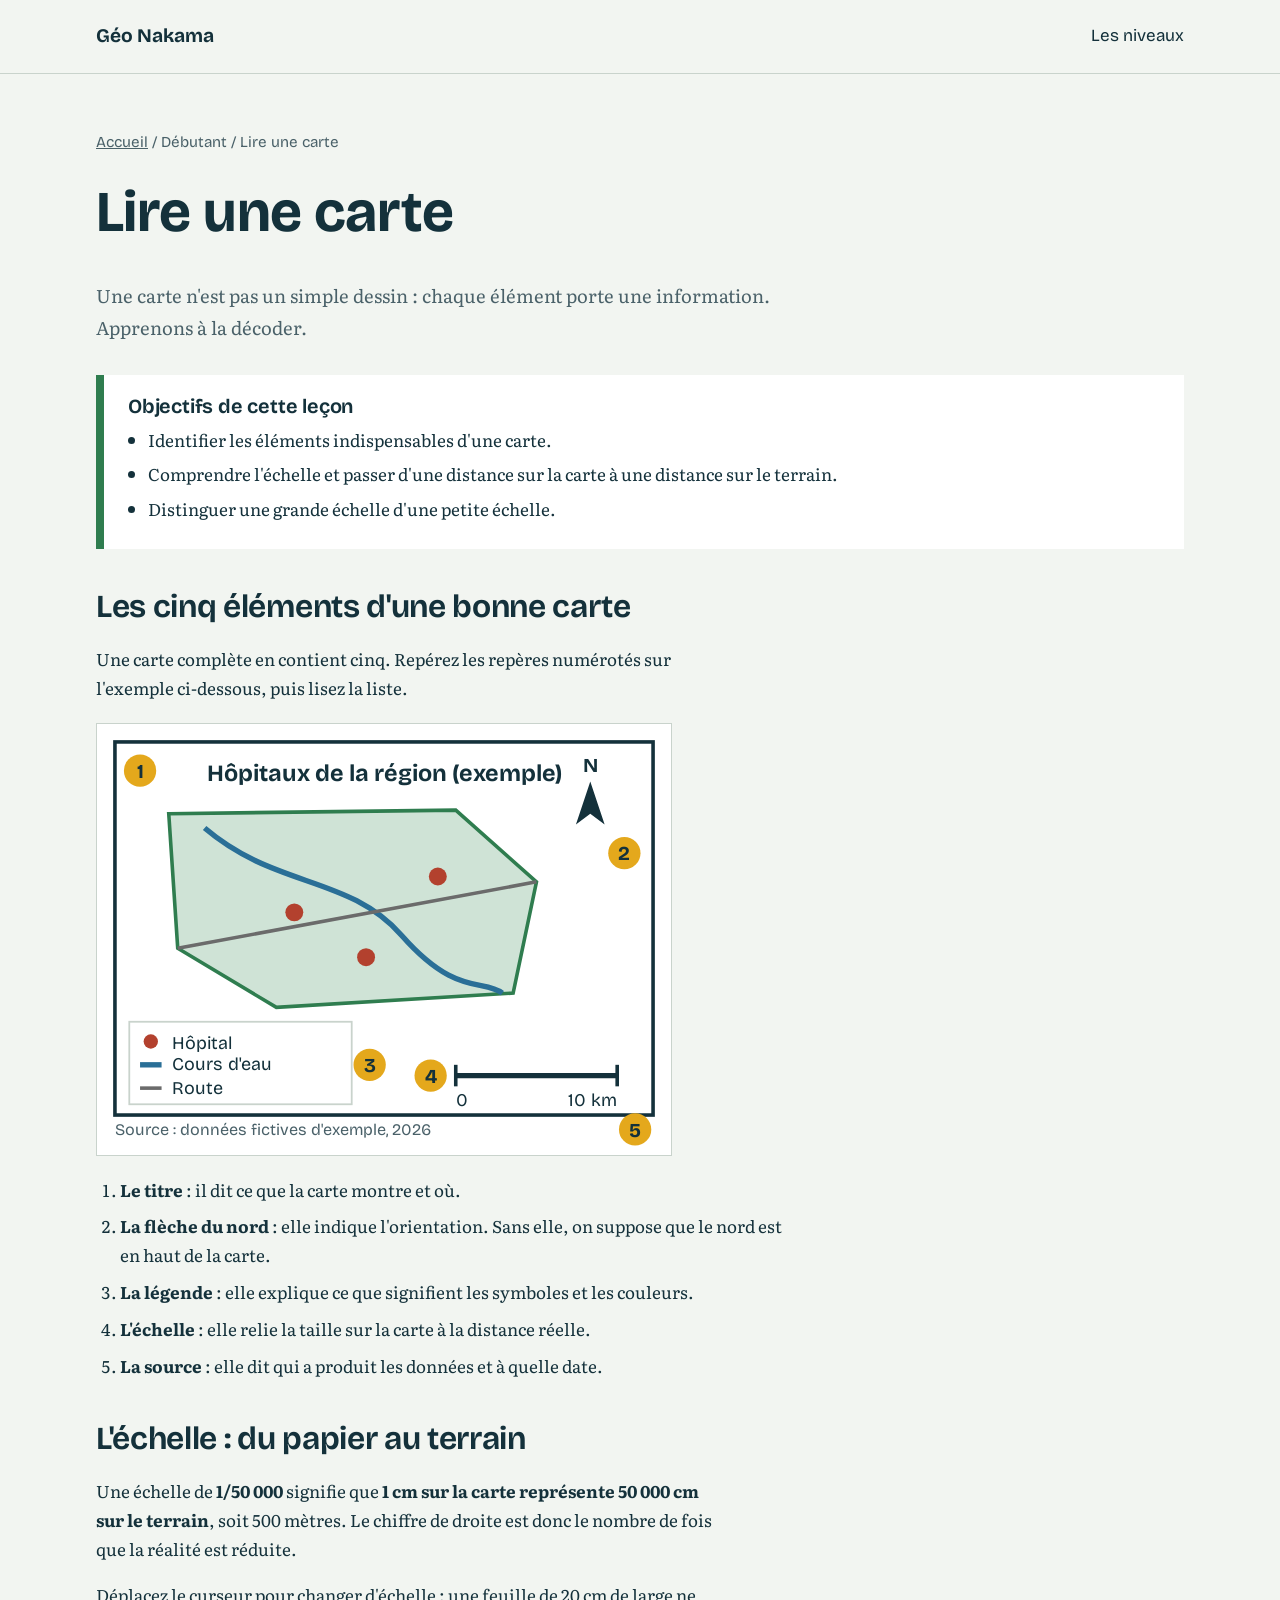
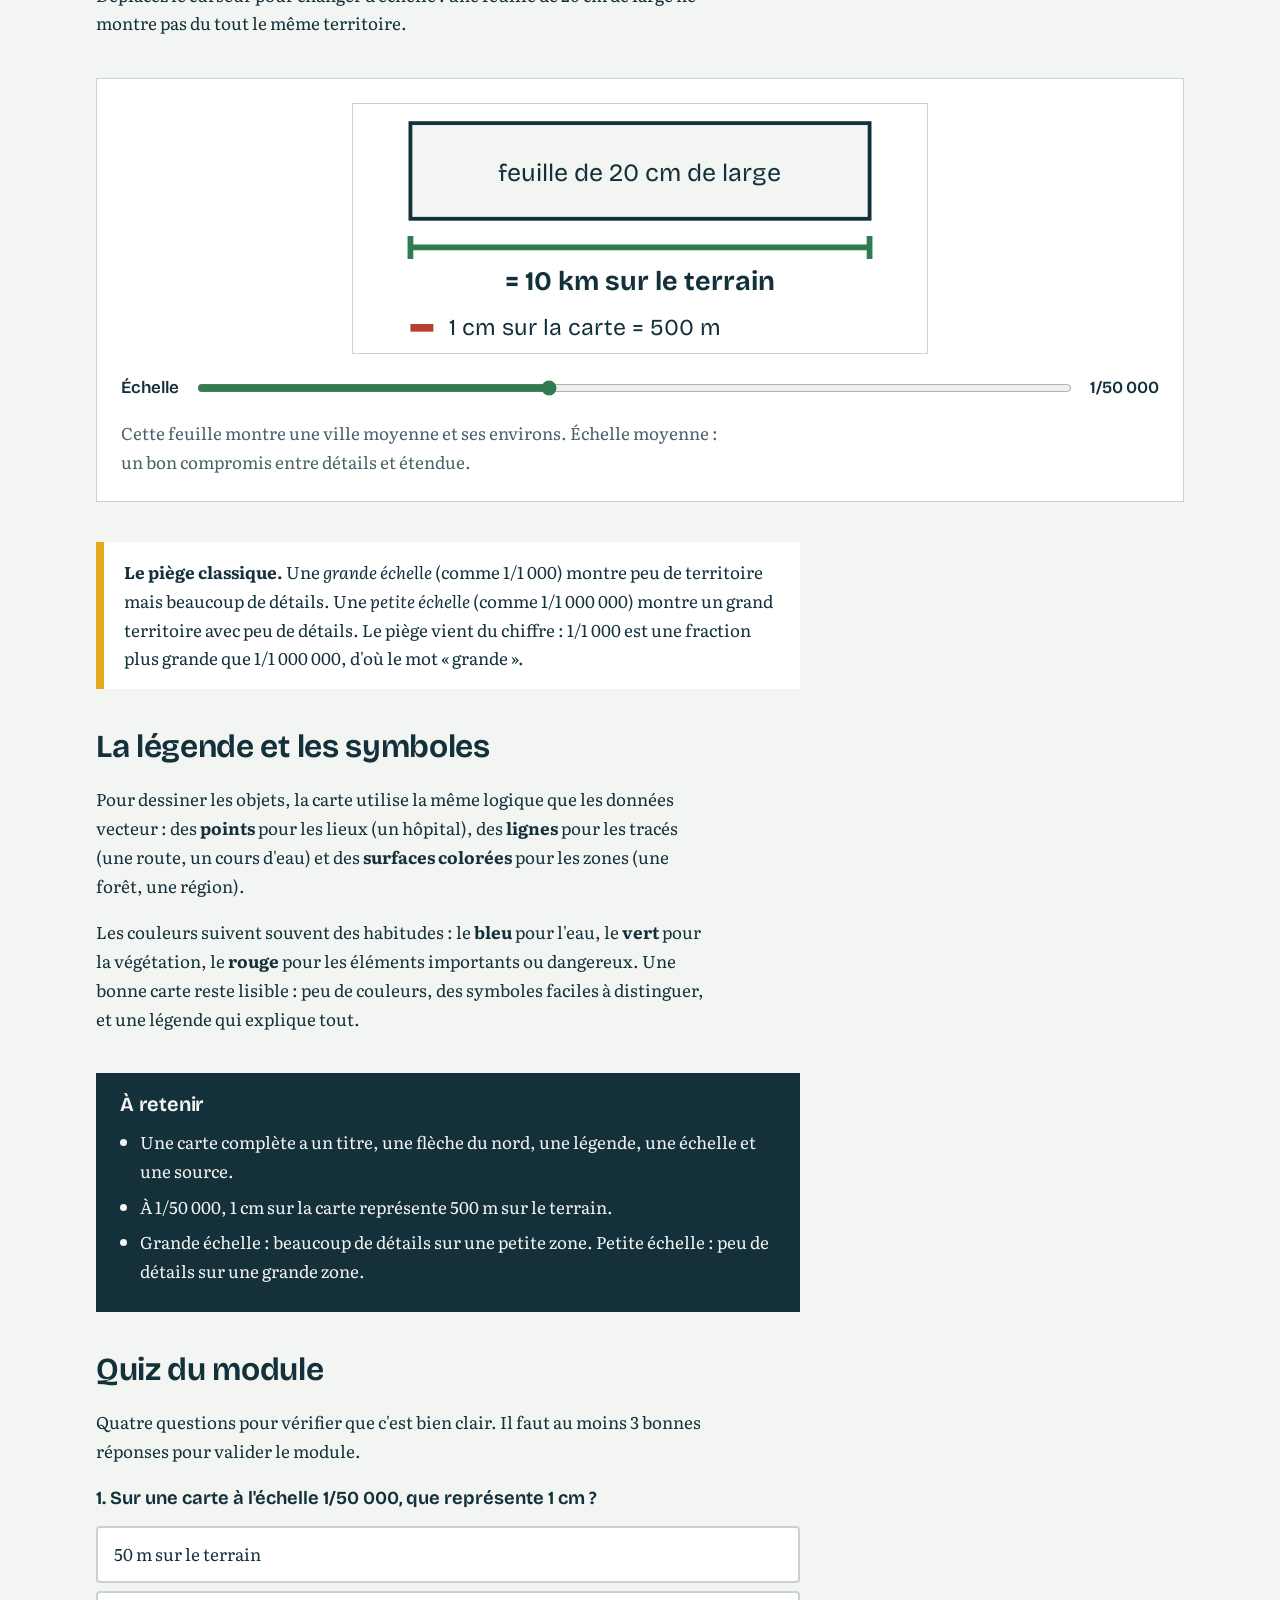
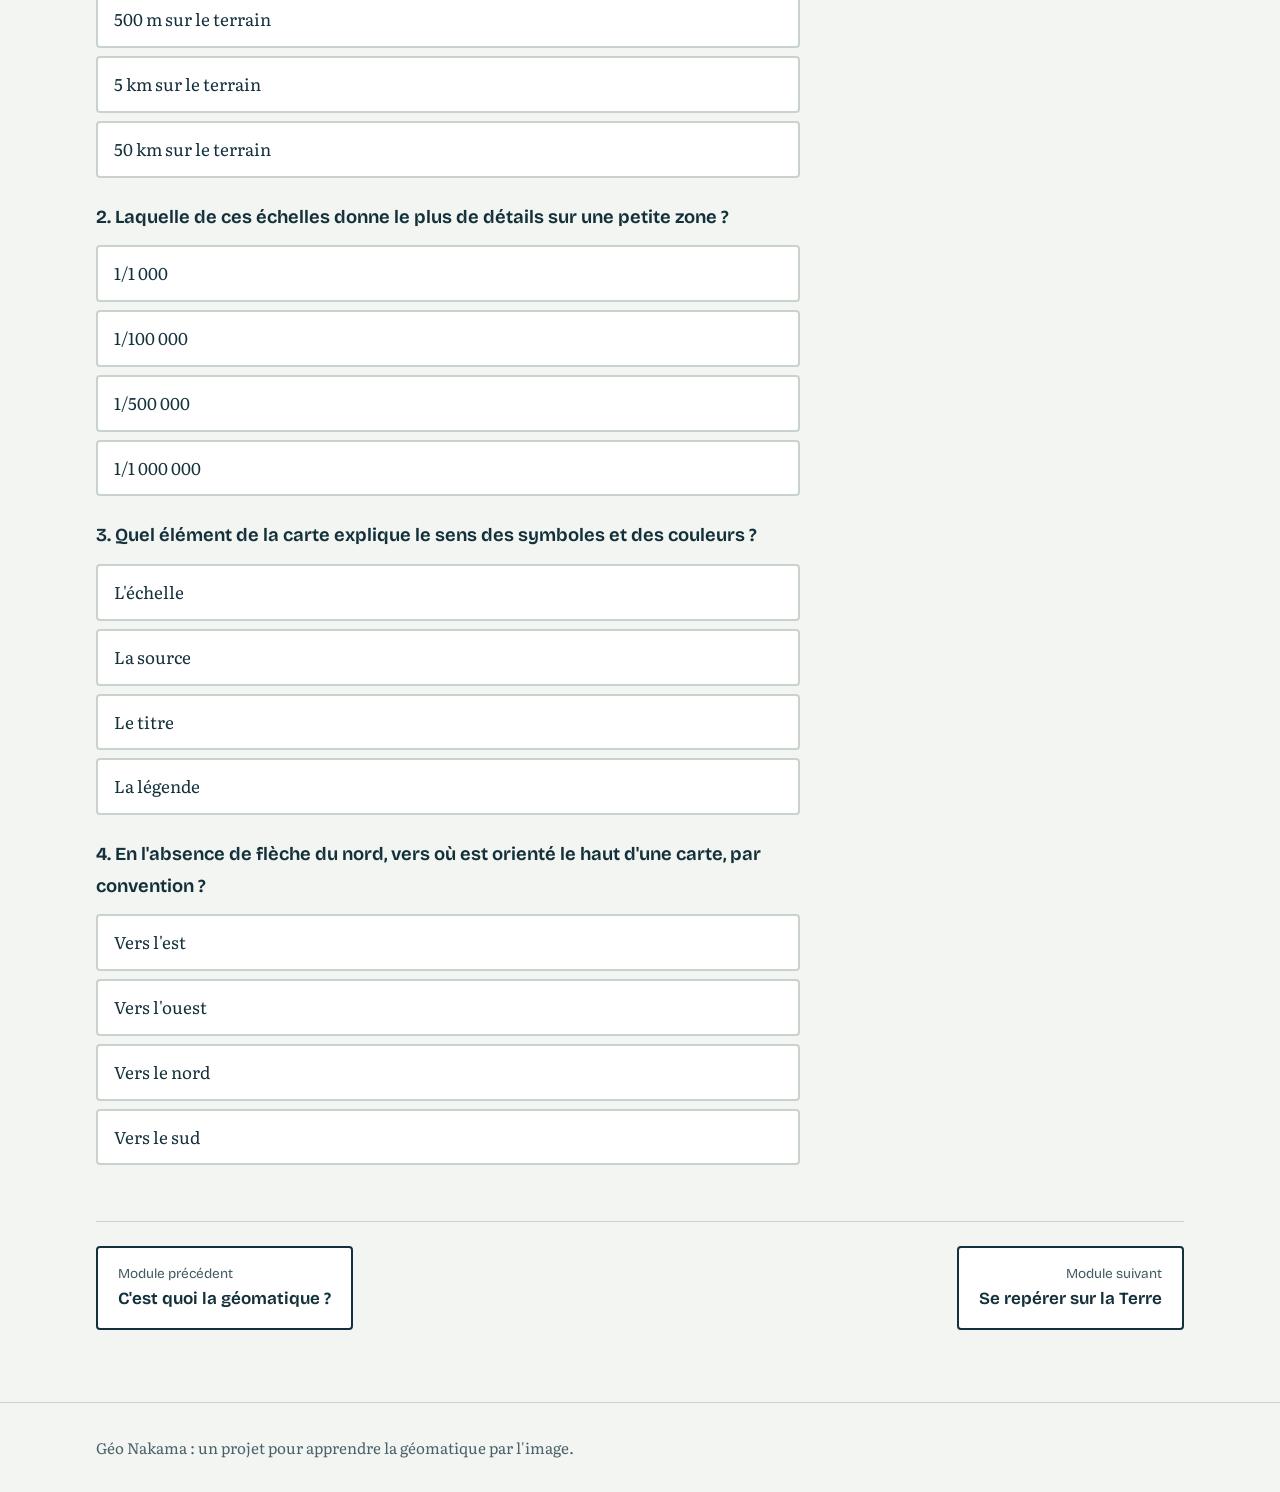
<file: lessons/debutant-lire-une-carte.html>
<!DOCTYPE html>
<html lang="fr">
<head>
  <meta charset="UTF-8">
  <meta name="viewport" content="width=device-width, initial-scale=1">
  <title>Lire une carte : Géo Nakama</title>

  <link rel="preconnect" href="https://fonts.googleapis.com">
  <link rel="preconnect" href="https://fonts.gstatic.com" crossorigin>
  <link href="https://fonts.googleapis.com/css2?family=Bricolage+Grotesque:wght@600;700&family=Literata:ital,wght@0,400;0,600;1,400&display=swap" rel="stylesheet">

  <link rel="stylesheet" href="../css/style.css">
</head>
<body>

  <header class="entete">
    <div class="conteneur">
      <a class="logo" href="../index.html">Géo Nakama</a>
      <nav class="navigation" aria-label="Navigation principale">
        <a href="../index.html#niveaux">Les niveaux</a>
      </nav>
    </div>
  </header>

  <main class="lecon">
    <div class="conteneur">

      <p class="fil"><a href="../index.html">Accueil</a> / Débutant / Lire une carte</p>

      <div class="lecon-entete">
        <h1>Lire une carte</h1>
        <p>Une carte n'est pas un simple dessin : chaque élément porte une information. Apprenons à la décoder.</p>
      </div>

      <section class="objectifs" aria-labelledby="objectifs-titre">
        <h2 id="objectifs-titre">Objectifs de cette leçon</h2>
        <ul>
          <li>Identifier les éléments indispensables d'une carte.</li>
          <li>Comprendre l'échelle et passer d'une distance sur la carte à une distance sur le terrain.</li>
          <li>Distinguer une grande échelle d'une petite échelle.</li>
        </ul>
      </section>

      <!-- ===== 1. Les éléments d'une carte ===== -->
      <section class="lecon-section" style="max-width:none" aria-labelledby="elements-titre">
        <h2 id="elements-titre">Les cinq éléments d'une bonne carte</h2>
        <p>Une carte complète en contient cinq. Repérez les repères numérotés sur l'exemple ci-dessous, puis lisez la liste.</p>

        <figure class="schema">
          <svg viewBox="0 0 320 240" role="img" aria-label="Une carte d'exemple avec cinq éléments numérotés : titre, flèche du nord, légende, échelle et source">
            <!-- cadre -->
            <rect x="10" y="10" width="300" height="208" fill="#ffffff" stroke="#14313b" stroke-width="2"/>

            <!-- titre -->
            <text x="160" y="32" text-anchor="middle" font-family="Bricolage Grotesque, system-ui, sans-serif" font-size="13" font-weight="700" fill="#14313b">Hôpitaux de la région (exemple)</text>

            <!-- territoire -->
            <polygon points="40,50 200,48 245,88 232,150 100,158 45,125" fill="#cfe3d6" stroke="#2f7d4f" stroke-width="2"/>
            <!-- cours d'eau -->
            <path d="M60,58 C100,92 140,84 170,118 S215,142 226,150" fill="none" stroke="#2a6f97" stroke-width="3"/>
            <!-- route -->
            <line x1="45" y1="125" x2="245" y2="88" stroke="#6b6b6b" stroke-width="2"/>
            <!-- hôpitaux -->
            <circle cx="110" cy="105" r="5" fill="#b3412e"/>
            <circle cx="190" cy="85" r="5" fill="#b3412e"/>
            <circle cx="150" cy="130" r="5" fill="#b3412e"/>

            <!-- flèche du nord -->
            <polygon points="275,32 267,56 275,50 283,56" fill="#14313b"/>
            <text x="275" y="27" text-anchor="middle" font-family="Bricolage Grotesque, system-ui, sans-serif" font-size="11" font-weight="700" fill="#14313b">N</text>

            <!-- légende -->
            <rect x="18" y="166" width="124" height="46" fill="#ffffff" stroke="#c9d3cc"/>
            <circle cx="30" cy="177" r="4" fill="#b3412e"/>
            <text x="42" y="181" font-family="Bricolage Grotesque, system-ui, sans-serif" font-size="10" fill="#14313b">Hôpital</text>
            <line x1="24" y1="190" x2="36" y2="190" stroke="#2a6f97" stroke-width="3"/>
            <text x="42" y="193" font-family="Bricolage Grotesque, system-ui, sans-serif" font-size="10" fill="#14313b">Cours d'eau</text>
            <line x1="24" y1="203" x2="36" y2="203" stroke="#6b6b6b" stroke-width="2"/>
            <text x="42" y="206" font-family="Bricolage Grotesque, system-ui, sans-serif" font-size="10" fill="#14313b">Route</text>

            <!-- barre d'échelle -->
            <line x1="200" y1="196" x2="290" y2="196" stroke="#14313b" stroke-width="3"/>
            <line x1="200" y1="190" x2="200" y2="202" stroke="#14313b" stroke-width="2"/>
            <line x1="290" y1="190" x2="290" y2="202" stroke="#14313b" stroke-width="2"/>
            <text x="200" y="213" text-anchor="start" font-family="Bricolage Grotesque, system-ui, sans-serif" font-size="10" fill="#14313b">0</text>
            <text x="290" y="213" text-anchor="end" font-family="Bricolage Grotesque, system-ui, sans-serif" font-size="10" fill="#14313b">10 km</text>

            <!-- source -->
            <text x="10" y="229" font-family="Bricolage Grotesque, system-ui, sans-serif" font-size="9" fill="#4a6169">Source : données fictives d'exemple, 2026</text>

            <!-- repères numérotés -->
            <g font-family="Bricolage Grotesque, system-ui, sans-serif" font-size="11" font-weight="700" fill="#14313b" text-anchor="middle">
              <circle cx="24" cy="26" r="9" fill="#e4a81c"/><text x="24" y="30">1</text>
              <circle cx="294" cy="72" r="9" fill="#e4a81c"/><text x="294" y="76">2</text>
              <circle cx="152" cy="190" r="9" fill="#e4a81c"/><text x="152" y="194">3</text>
              <circle cx="186" cy="196" r="9" fill="#e4a81c"/><text x="186" y="200">4</text>
              <circle cx="300" cy="226" r="9" fill="#e4a81c"/><text x="300" y="230">5</text>
            </g>
          </svg>
        </figure>

        <ol class="liste-elements">
          <li><strong>Le titre</strong> : il dit ce que la carte montre et où.</li>
          <li><strong>La flèche du nord</strong> : elle indique l'orientation. Sans elle, on suppose que le nord est en haut de la carte.</li>
          <li><strong>La légende</strong> : elle explique ce que signifient les symboles et les couleurs.</li>
          <li><strong>L'échelle</strong> : elle relie la taille sur la carte à la distance réelle.</li>
          <li><strong>La source</strong> : elle dit qui a produit les données et à quelle date.</li>
        </ol>
      </section>

      <!-- ===== 2. L'échelle (illustration interactive) ===== -->
      <section class="lecon-section" style="max-width:none" aria-labelledby="echelle-titre">
        <h2 id="echelle-titre">L'échelle : du papier au terrain</h2>
        <p>Une échelle de <strong>1/50 000</strong> signifie que <strong>1 cm sur la carte représente 50 000 cm sur le terrain</strong>, soit 500 mètres. Le chiffre de droite est donc le nombre de fois que la réalité est réduite.</p>
        <p>Déplacez le curseur pour changer d'échelle : une feuille de 20 cm de large ne montre pas du tout le même territoire.</p>

        <div class="demo">
          <figure class="schema" style="margin:0 auto">
            <svg viewBox="0 0 300 130" role="img" aria-labelledby="ech-titre ech-desc">
              <title id="ech-titre">Une feuille de 20 cm et la distance réelle qu'elle couvre</title>
              <desc id="ech-desc">Le dessin montre une feuille de 20 centimètres de large, la distance réelle qu'elle représente, et ce que vaut un centimètre.</desc>

              <rect x="30" y="10" width="240" height="50" fill="#f2f5f1" stroke="#14313b" stroke-width="2"/>
              <text x="150" y="40" text-anchor="middle" font-family="Bricolage Grotesque, system-ui, sans-serif" font-size="13" fill="#14313b">feuille de 20 cm de large</text>

              <line x1="30" y1="75" x2="270" y2="75" stroke="#2f7d4f" stroke-width="3"/>
              <line x1="30" y1="69" x2="30" y2="81" stroke="#2f7d4f" stroke-width="3"/>
              <line x1="270" y1="69" x2="270" y2="81" stroke="#2f7d4f" stroke-width="3"/>
              <text id="lbl-feuille" x="150" y="97" text-anchor="middle" font-family="Bricolage Grotesque, system-ui, sans-serif" font-size="14" font-weight="700" fill="#14313b"></text>

              <line x1="30" y1="117" x2="42" y2="117" stroke="#b3412e" stroke-width="4"/>
              <text id="lbl-cm" x="50" y="121" font-family="Bricolage Grotesque, system-ui, sans-serif" font-size="12" fill="#14313b"></text>
            </svg>
          </figure>

          <div class="demo-controle">
            <label for="echelle">Échelle</label>
            <input type="range" id="echelle" min="0" max="5" step="1" value="2" aria-describedby="echelle-message">
            <output id="echelle-valeur" for="echelle">1/50 000</output>
          </div>

          <p class="demo-message" id="echelle-message" aria-live="polite"></p>
        </div>

        <div class="piege">
          <strong>Le piège classique.</strong> Une <em>grande échelle</em> (comme 1/1 000) montre peu de territoire mais beaucoup de détails. Une <em>petite échelle</em> (comme 1/1 000 000) montre un grand territoire avec peu de détails. Le piège vient du chiffre : 1/1 000 est une fraction plus grande que 1/1 000 000, d'où le mot « grande ».
        </div>
      </section>

      <!-- ===== 3. Légende et symboles ===== -->
      <section class="lecon-section" aria-labelledby="symboles-titre">
        <h2 id="symboles-titre">La légende et les symboles</h2>
        <p>Pour dessiner les objets, la carte utilise la même logique que les données vecteur : des <strong>points</strong> pour les lieux (un hôpital), des <strong>lignes</strong> pour les tracés (une route, un cours d'eau) et des <strong>surfaces colorées</strong> pour les zones (une forêt, une région).</p>
        <p>Les couleurs suivent souvent des habitudes : le <strong>bleu</strong> pour l'eau, le <strong>vert</strong> pour la végétation, le <strong>rouge</strong> pour les éléments importants ou dangereux. Une bonne carte reste lisible : peu de couleurs, des symboles faciles à distinguer, et une légende qui explique tout.</p>
      </section>

      <!-- ===== 4. À retenir ===== -->
      <section class="retenir" aria-labelledby="retenir-titre">
        <h2 id="retenir-titre">À retenir</h2>
        <ul>
          <li>Une carte complète a un titre, une flèche du nord, une légende, une échelle et une source.</li>
          <li>À 1/50 000, 1 cm sur la carte représente 500 m sur le terrain.</li>
          <li>Grande échelle : beaucoup de détails sur une petite zone. Petite échelle : peu de détails sur une grande zone.</li>
        </ul>
      </section>

      <!-- ===== 5. Quiz ===== -->
      <section class="lecon-section" id="quiz" aria-labelledby="quiz-titre">
        <h2 id="quiz-titre">Quiz du module</h2>
        <p>Quatre questions pour vérifier que c'est bien clair. Il faut au moins 3 bonnes réponses pour valider le module.</p>
        <div id="quiz-conteneur" class="quiz"></div>
      </section>

      <nav class="nav-modules" aria-label="Navigation entre les modules">
        <a class="nav-precedent" href="debutant-quest-ce-que-la-geomatique.html" rel="prev"><span class="nav-etiquette">Module précédent</span>C'est quoi la géomatique ?</a>
        <a class="nav-suivant" href="debutant-se-reperer-sur-la-terre.html" rel="next"><span class="nav-etiquette">Module suivant</span>Se repérer sur la Terre</a>
      </nav>

    </div>
  </main>

  <footer class="pied">
    <div class="conteneur">
      <p>Géo Nakama : un projet pour apprendre la géomatique par l'image.</p>
    </div>
  </footer>

  <script src="../js/progress.js"></script>
  <script src="../js/quiz.js"></script>

  <!-- Les questions de CE module -->
  <script>
    creerQuiz(document.getElementById("quiz-conteneur"), {
      id: "debutant-lire-une-carte",
      seuil: 3,
      questions: [
        {
          enonce: "Sur une carte à l'échelle 1/50 000, que représente 1 cm ?",
          choix: ["50 m sur le terrain", "500 m sur le terrain", "5 km sur le terrain", "50 km sur le terrain"],
          bonne: 1,
          explication: "1 cm sur la carte vaut 50 000 cm sur le terrain, soit 500 mètres."
        },
        {
          enonce: "Laquelle de ces échelles donne le plus de détails sur une petite zone ?",
          choix: ["1/1 000", "1/100 000", "1/500 000", "1/1 000 000"],
          bonne: 0,
          explication: "1/1 000 est la plus grande échelle : la réalité est peu réduite, donc on voit beaucoup de détails, mais sur un petit territoire."
        },
        {
          enonce: "Quel élément de la carte explique le sens des symboles et des couleurs ?",
          choix: ["L'échelle", "La source", "Le titre", "La légende"],
          bonne: 3,
          explication: "La légende associe chaque symbole ou couleur à sa signification. Sans elle, on doit deviner."
        },
        {
          enonce: "En l'absence de flèche du nord, vers où est orienté le haut d'une carte, par convention ?",
          choix: ["Vers l'est", "Vers l'ouest", "Vers le nord", "Vers le sud"],
          bonne: 2,
          explication: "Par convention, le haut de la carte est le nord. Une flèche du nord reste utile quand la carte est tournée."
        }
      ]
    });
  </script>

  <!-- Script du curseur d'échelle
       Règle de calcul : 1 cm sur la carte = N cm sur le terrain, donc N / 100 mètres. -->
  <script>
    const ECHELLES = [
      { n: 1000,    categorie: "Grande échelle : beaucoup de détails sur une petite zone.", voit: "un carrefour et les bâtiments autour" },
      { n: 10000,   categorie: "Grande échelle : beaucoup de détails sur une petite zone.", voit: "un quartier" },
      { n: 50000,   categorie: "Échelle moyenne : un bon compromis entre détails et étendue.", voit: "une ville moyenne et ses environs" },
      { n: 100000,  categorie: "Échelle moyenne : un bon compromis entre détails et étendue.", voit: "une ville, sa banlieue et les villages autour" },
      { n: 500000,  categorie: "Petite échelle : peu de détails sur une grande zone.", voit: "une grande partie d'une région" },
      { n: 1000000, categorie: "Petite échelle : peu de détails sur une grande zone.", voit: "plusieurs régions" }
    ];

    const curseurEchelle = document.getElementById("echelle");
    const valeurEchelle = document.getElementById("echelle-valeur");
    const messageEchelle = document.getElementById("echelle-message");
    const etiquetteFeuille = document.getElementById("lbl-feuille");
    const etiquetteCm = document.getElementById("lbl-cm");

    // Écrit une distance en mètres sous la forme « 500 m » ou « 10 km »
    function formaterDistance(metres) {
      if (metres < 1000) {
        return metres.toLocaleString("fr-FR") + " m";
      }
      return (metres / 1000).toLocaleString("fr-FR") + " km";
    }

    function mettreAJourEchelle() {
      const e = ECHELLES[Number(curseurEchelle.value)];
      const metresPourUnCm = e.n / 100;
      const metresPourFeuille = metresPourUnCm * 20;

      valeurEchelle.textContent = "1/" + e.n.toLocaleString("fr-FR");
      etiquetteFeuille.textContent = "= " + formaterDistance(metresPourFeuille) + " sur le terrain";
      etiquetteCm.textContent = "1 cm sur la carte = " + formaterDistance(metresPourUnCm);
      messageEchelle.textContent = "Cette feuille montre " + e.voit + ". " + e.categorie;
    }

    curseurEchelle.addEventListener("input", mettreAJourEchelle);
    mettreAJourEchelle();
  </script>

</body>
</html>
</file>
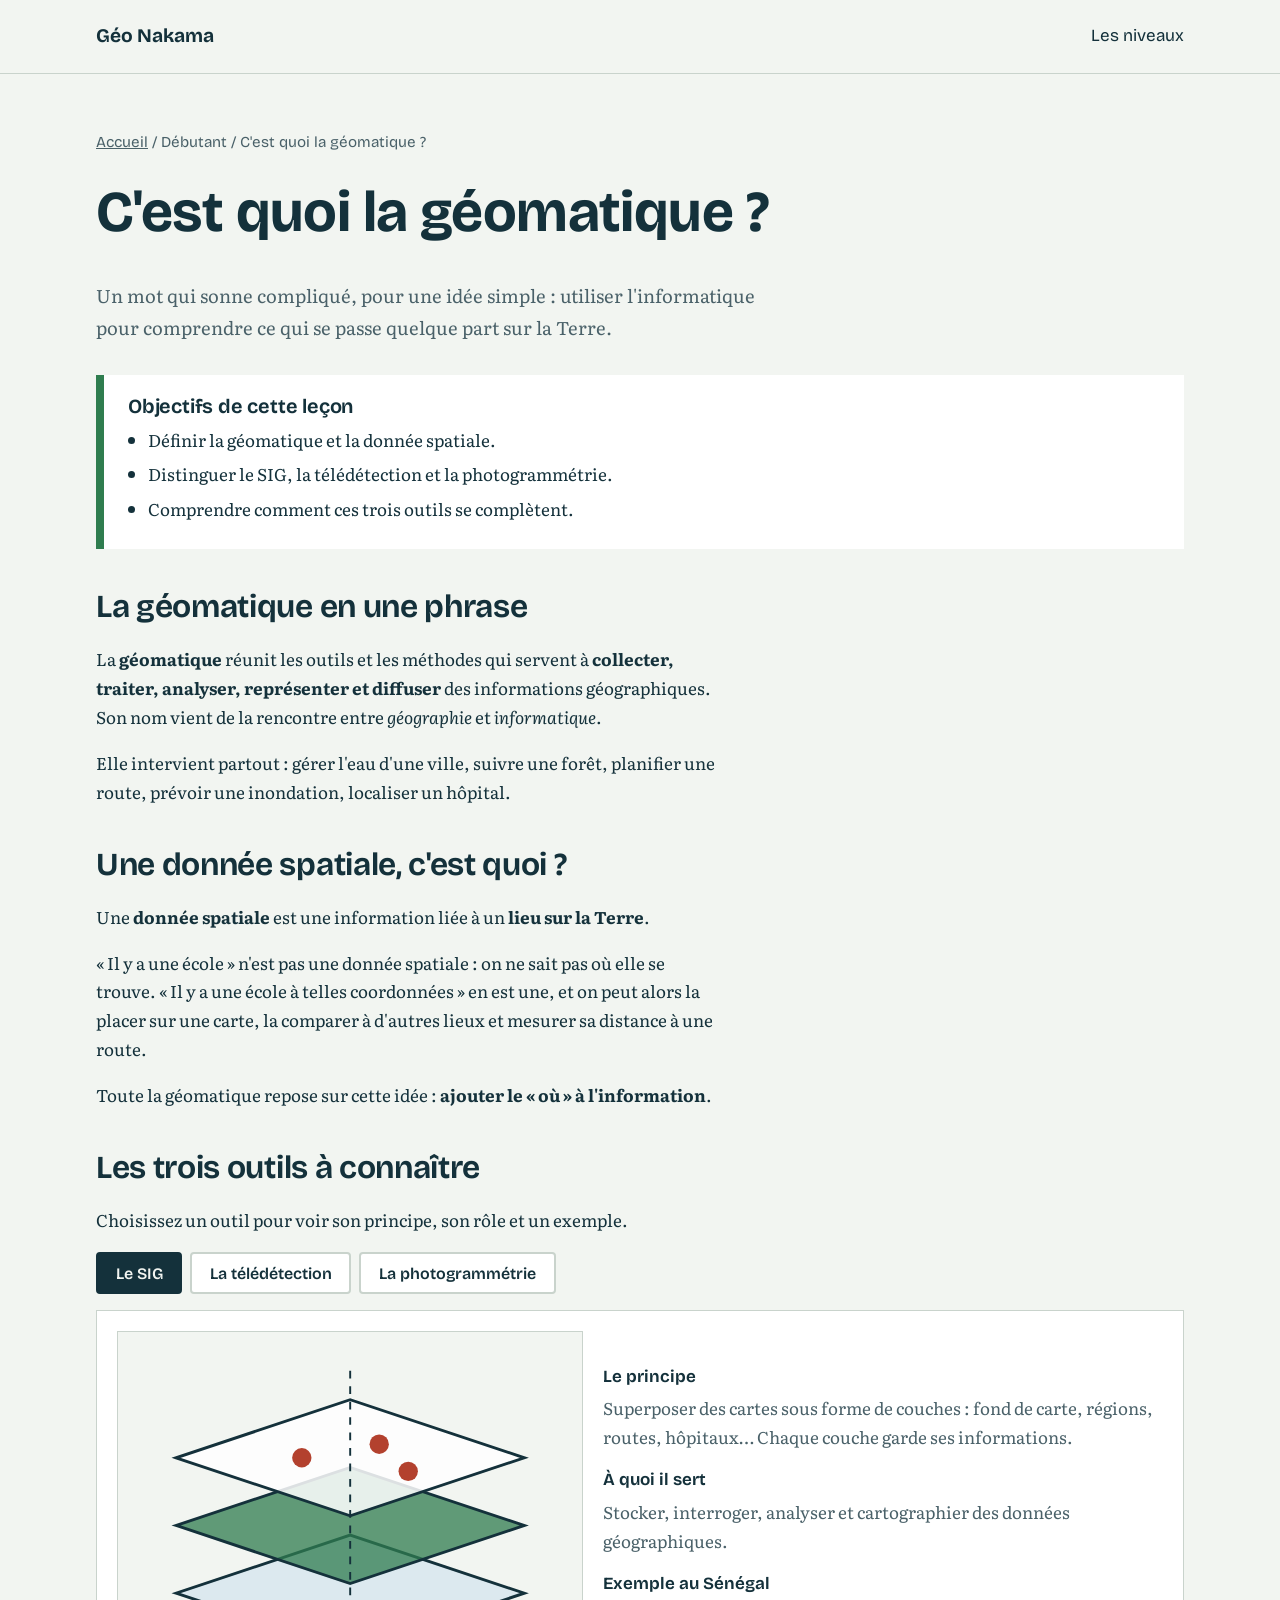
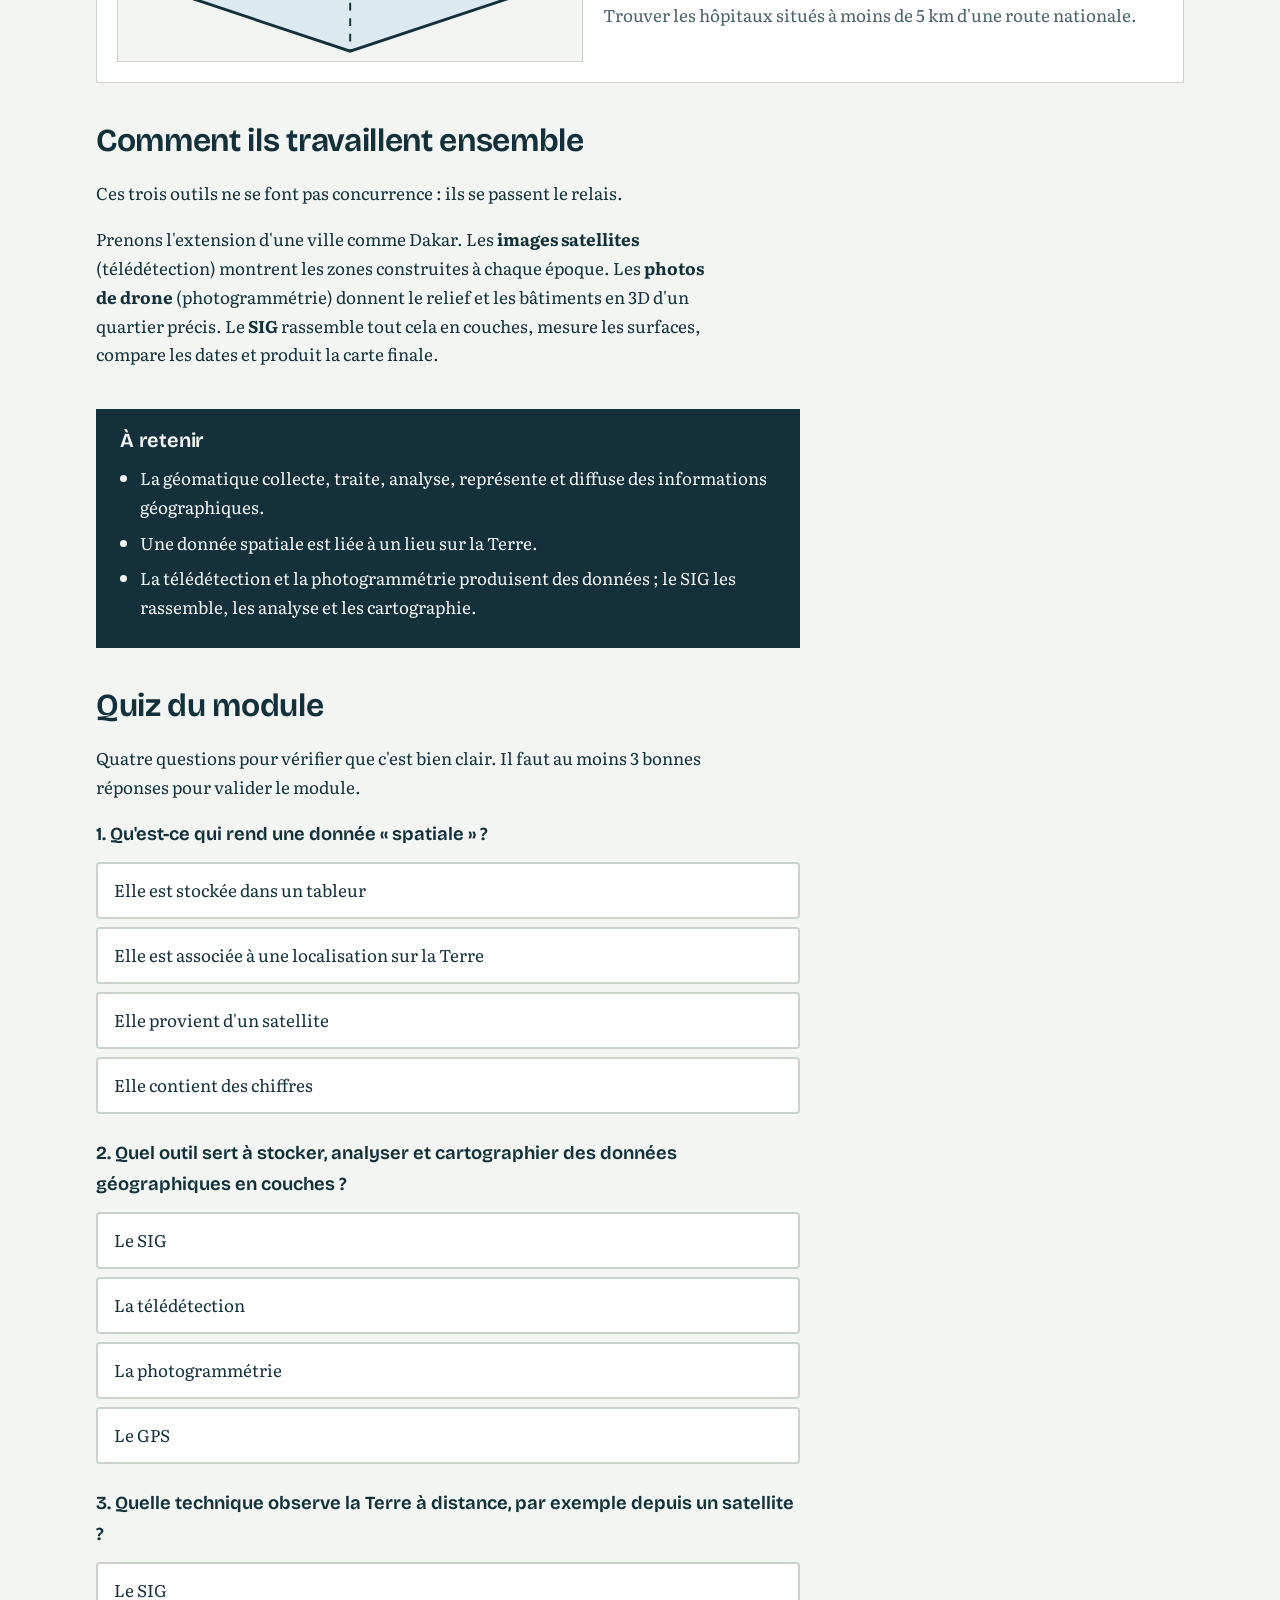
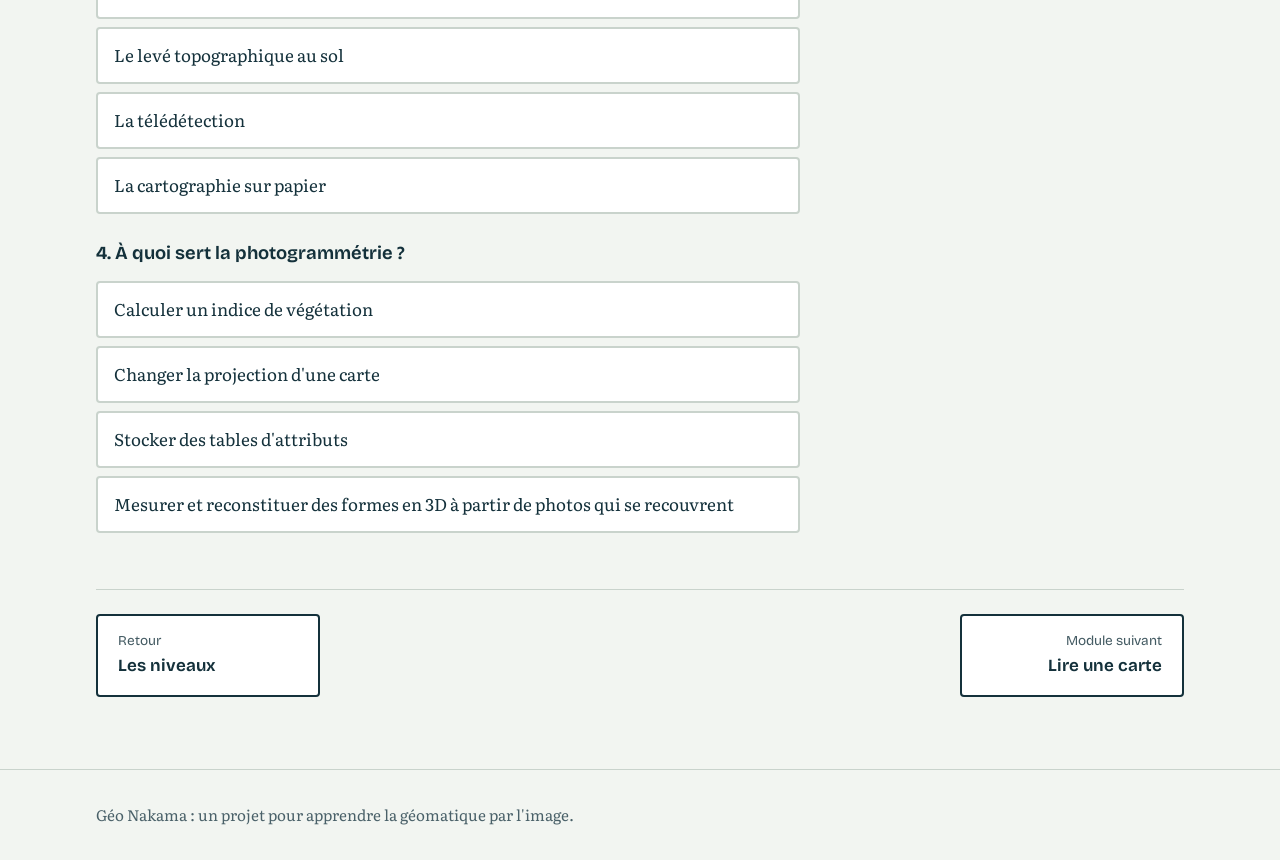
<file: lessons/debutant-quest-ce-que-la-geomatique.html>
<!DOCTYPE html>
<html lang="fr">
<head>
  <meta charset="UTF-8">
  <meta name="viewport" content="width=device-width, initial-scale=1">
  <title>C'est quoi la géomatique ? : Géo Nakama</title>

  <link rel="preconnect" href="https://fonts.googleapis.com">
  <link rel="preconnect" href="https://fonts.gstatic.com" crossorigin>
  <link href="https://fonts.googleapis.com/css2?family=Bricolage+Grotesque:wght@600;700&family=Literata:ital,wght@0,400;0,600;1,400&display=swap" rel="stylesheet">

  <link rel="stylesheet" href="../css/style.css">
</head>
<body>

  <header class="entete">
    <div class="conteneur">
      <a class="logo" href="../index.html">Géo Nakama</a>
      <nav class="navigation" aria-label="Navigation principale">
        <a href="../index.html#niveaux">Les niveaux</a>
      </nav>
    </div>
  </header>

  <main class="lecon">
    <div class="conteneur">

      <p class="fil"><a href="../index.html">Accueil</a> / Débutant / C'est quoi la géomatique ?</p>

      <div class="lecon-entete">
        <h1>C'est quoi la géomatique ?</h1>
        <p>Un mot qui sonne compliqué, pour une idée simple : utiliser l'informatique pour comprendre ce qui se passe quelque part sur la Terre.</p>
      </div>

      <section class="objectifs" aria-labelledby="objectifs-titre">
        <h2 id="objectifs-titre">Objectifs de cette leçon</h2>
        <ul>
          <li>Définir la géomatique et la donnée spatiale.</li>
          <li>Distinguer le SIG, la télédétection et la photogrammétrie.</li>
          <li>Comprendre comment ces trois outils se complètent.</li>
        </ul>
      </section>

      <!-- ===== 1. Définition ===== -->
      <section class="lecon-section" aria-labelledby="definition-titre">
        <h2 id="definition-titre">La géomatique en une phrase</h2>
        <p>La <strong>géomatique</strong> réunit les outils et les méthodes qui servent à <strong>collecter, traiter, analyser, représenter et diffuser</strong> des informations géographiques. Son nom vient de la rencontre entre <em>géographie</em> et <em>informatique</em>.</p>
        <p>Elle intervient partout : gérer l'eau d'une ville, suivre une forêt, planifier une route, prévoir une inondation, localiser un hôpital.</p>
      </section>

      <!-- ===== 2. Donnée spatiale ===== -->
      <section class="lecon-section" aria-labelledby="spatiale-titre">
        <h2 id="spatiale-titre">Une donnée spatiale, c'est quoi ?</h2>
        <p>Une <strong>donnée spatiale</strong> est une information liée à un <strong>lieu sur la Terre</strong>.</p>
        <p>« Il y a une école » n'est pas une donnée spatiale : on ne sait pas où elle se trouve. « Il y a une école à telles coordonnées » en est une, et on peut alors la placer sur une carte, la comparer à d'autres lieux et mesurer sa distance à une route.</p>
        <p>Toute la géomatique repose sur cette idée : <strong>ajouter le « où » à l'information</strong>.</p>
      </section>

      <!-- ===== 3. Les trois outils (illustration à onglets) ===== -->
      <section class="lecon-section" style="max-width:none" aria-labelledby="outils-titre">
        <h2 id="outils-titre">Les trois outils à connaître</h2>
        <p>Choisissez un outil pour voir son principe, son rôle et un exemple.</p>

        <div class="onglets" role="group" aria-label="Choisir un outil">
          <button type="button" class="onglet" data-cible="sig" aria-pressed="true" aria-controls="domaine-sig">Le SIG</button>
          <button type="button" class="onglet" data-cible="tele" aria-pressed="false" aria-controls="domaine-tele">La télédétection</button>
          <button type="button" class="onglet" data-cible="photo" aria-pressed="false" aria-controls="domaine-photo">La photogrammétrie</button>
        </div>

        <!-- ---- SIG ---- -->
        <div class="domaine" id="domaine-sig">
          <svg viewBox="0 0 240 170" role="img" aria-label="Trois couches de cartes superposées">
            <!-- couche du bas : le fond (eau/terre) -->
            <polygon points="30,135 120,165 210,135 120,105" fill="#dce9ef" stroke="#14313b" stroke-width="1.5"/>
            <!-- couche du milieu : les régions -->
            <polygon points="30,100 120,130 210,100 120,70" fill="#2f7d4f" fill-opacity="0.75" stroke="#14313b" stroke-width="1.5"/>
            <!-- couche du haut : les points (hôpitaux) -->
            <polygon points="30,65 120,95 210,65 120,35" fill="#ffffff" fill-opacity="0.85" stroke="#14313b" stroke-width="1.5"/>
            <circle cx="95" cy="65" r="5" fill="#b3412e"/>
            <circle cx="135" cy="58" r="5" fill="#b3412e"/>
            <circle cx="150" cy="72" r="5" fill="#b3412e"/>
            <!-- flèche verticale -->
            <line x1="120" y1="20" x2="120" y2="165" stroke="#14313b" stroke-width="1" stroke-dasharray="4 4"/>
          </svg>
          <dl>
            <dt>Le principe</dt>
            <dd>Superposer des cartes sous forme de couches : fond de carte, régions, routes, hôpitaux… Chaque couche garde ses informations.</dd>
            <dt>À quoi il sert</dt>
            <dd>Stocker, interroger, analyser et cartographier des données géographiques.</dd>
            <dt>Exemple au Sénégal</dt>
            <dd>Trouver les hôpitaux situés à moins de 5 km d'une route nationale.</dd>
          </dl>
        </div>

        <!-- ---- Télédétection ---- -->
        <div class="domaine" id="domaine-tele" hidden>
          <svg viewBox="0 0 240 170" role="img" aria-label="Un satellite qui observe la Terre à distance">
            <!-- faisceau d'observation -->
            <polygon points="120,42 55,128 185,128" fill="#2a6f97" fill-opacity="0.25"/>
            <line x1="120" y1="42" x2="55" y2="128" stroke="#2a6f97" stroke-width="1.5" stroke-dasharray="4 4"/>
            <line x1="120" y1="42" x2="185" y2="128" stroke="#2a6f97" stroke-width="1.5" stroke-dasharray="4 4"/>
            <!-- satellite -->
            <rect x="108" y="22" width="24" height="20" fill="#14313b"/>
            <rect x="70" y="27" width="34" height="10" fill="#2a6f97" stroke="#14313b" stroke-width="1"/>
            <rect x="136" y="27" width="34" height="10" fill="#2a6f97" stroke="#14313b" stroke-width="1"/>
            <!-- sol -->
            <rect x="10" y="128" width="220" height="32" fill="#2f7d4f"/>
            <line x1="55" y1="128" x2="185" y2="128" stroke="#14313b" stroke-width="3"/>
            <text x="120" y="152" text-anchor="middle" font-family="Bricolage Grotesque, system-ui, sans-serif" font-size="12" fill="#ffffff">zone observée</text>
          </svg>
          <dl>
            <dt>Le principe</dt>
            <dd>Un capteur placé sur un satellite, un avion ou un drone mesure la lumière renvoyée par le sol, sans le toucher.</dd>
            <dt>À quoi elle sert</dt>
            <dd>Observer la Terre à distance et suivre son évolution dans le temps.</dd>
            <dt>Exemple au Sénégal</dt>
            <dd>Suivre l'état de la végétation ou la crue du fleuve Sénégal à partir d'images satellites.</dd>
          </dl>
        </div>

        <!-- ---- Photogrammétrie ---- -->
        <div class="domaine" id="domaine-photo" hidden>
          <svg viewBox="0 0 240 170" role="img" aria-label="Deux photos aériennes qui se recouvrent en partie">
            <!-- zone de recouvrement -->
            <polygon points="100,125 140,125 120,101" fill="#2f7d4f" fill-opacity="0.45"/>
            <!-- champ de la photo 1 -->
            <line x1="60" y1="30" x2="20" y2="125" stroke="#14313b" stroke-width="1.5" stroke-dasharray="4 4"/>
            <line x1="60" y1="30" x2="140" y2="125" stroke="#14313b" stroke-width="1.5" stroke-dasharray="4 4"/>
            <!-- champ de la photo 2 -->
            <line x1="180" y1="30" x2="100" y2="125" stroke="#14313b" stroke-width="1.5" stroke-dasharray="4 4"/>
            <line x1="180" y1="30" x2="220" y2="125" stroke="#14313b" stroke-width="1.5" stroke-dasharray="4 4"/>
            <!-- les deux prises de vue -->
            <rect x="48" y="18" width="24" height="14" rx="2" fill="#14313b"/>
            <rect x="168" y="18" width="24" height="14" rx="2" fill="#14313b"/>
            <!-- sol -->
            <rect x="10" y="125" width="220" height="30" fill="#dce9ef"/>
            <line x1="10" y1="125" x2="230" y2="125" stroke="#14313b" stroke-width="2"/>
            <text x="120" y="148" text-anchor="middle" font-family="Bricolage Grotesque, system-ui, sans-serif" font-size="12" fill="#14313b">recouvrement</text>
          </svg>
          <dl>
            <dt>Le principe</dt>
            <dd>On prend plusieurs photos d'un même endroit sous des angles différents. Là où elles se recouvrent, un logiciel retrouve la profondeur, comme nos deux yeux.</dd>
            <dt>À quoi elle sert</dt>
            <dd>Mesurer et reconstituer des formes en 3D à partir de photos.</dd>
            <dt>Exemple au Sénégal</dt>
            <dd>Modéliser en 3D un quartier ou une carrière avec les photos d'un drone.</dd>
          </dl>
        </div>
      </section>

      <!-- ===== 4. Comment ils se complètent ===== -->
      <section class="lecon-section" aria-labelledby="complement-titre">
        <h2 id="complement-titre">Comment ils travaillent ensemble</h2>
        <p>Ces trois outils ne se font pas concurrence : ils se passent le relais.</p>
        <p>Prenons l'extension d'une ville comme Dakar. Les <strong>images satellites</strong> (télédétection) montrent les zones construites à chaque époque. Les <strong>photos de drone</strong> (photogrammétrie) donnent le relief et les bâtiments en 3D d'un quartier précis. Le <strong>SIG</strong> rassemble tout cela en couches, mesure les surfaces, compare les dates et produit la carte finale.</p>
      </section>

      <!-- ===== 5. À retenir ===== -->
      <section class="retenir" aria-labelledby="retenir-titre">
        <h2 id="retenir-titre">À retenir</h2>
        <ul>
          <li>La géomatique collecte, traite, analyse, représente et diffuse des informations géographiques.</li>
          <li>Une donnée spatiale est liée à un lieu sur la Terre.</li>
          <li>La télédétection et la photogrammétrie produisent des données ; le SIG les rassemble, les analyse et les cartographie.</li>
        </ul>
      </section>

      <!-- ===== 6. Quiz ===== -->
      <section class="lecon-section" id="quiz" aria-labelledby="quiz-titre">
        <h2 id="quiz-titre">Quiz du module</h2>
        <p>Quatre questions pour vérifier que c'est bien clair. Il faut au moins 3 bonnes réponses pour valider le module.</p>
        <div id="quiz-conteneur" class="quiz"></div>
      </section>

      <nav class="nav-modules" aria-label="Navigation entre les modules">
        <a class="nav-precedent" href="../index.html#niveaux" rel="prev"><span class="nav-etiquette">Retour</span>Les niveaux</a>
        <a class="nav-suivant" href="debutant-lire-une-carte.html" rel="next"><span class="nav-etiquette">Module suivant</span>Lire une carte</a>
      </nav>

    </div>
  </main>

  <footer class="pied">
    <div class="conteneur">
      <p>Géo Nakama : un projet pour apprendre la géomatique par l'image.</p>
    </div>
  </footer>

  <script src="../js/progress.js"></script>
  <script src="../js/quiz.js"></script>

  <!-- Les questions de CE module -->
  <script>
    creerQuiz(document.getElementById("quiz-conteneur"), {
      id: "debutant-quest-ce-que-la-geomatique",
      seuil: 3,
      questions: [
        {
          enonce: "Qu'est-ce qui rend une donnée « spatiale » ?",
          choix: [
            "Elle est stockée dans un tableur",
            "Elle est associée à une localisation sur la Terre",
            "Elle provient d'un satellite",
            "Elle contient des chiffres"
          ],
          bonne: 1,
          explication: "Une donnée spatiale est liée à un lieu. Elle peut venir d'un satellite, d'un GPS ou d'un relevé de terrain : ce qui compte, c'est son « où »."
        },
        {
          enonce: "Quel outil sert à stocker, analyser et cartographier des données géographiques en couches ?",
          choix: ["Le SIG", "La télédétection", "La photogrammétrie", "Le GPS"],
          bonne: 0,
          explication: "Le SIG (système d'information géographique) rassemble les données en couches, les analyse et produit les cartes. Le GPS, lui, sert surtout à se positionner."
        },
        {
          enonce: "Quelle technique observe la Terre à distance, par exemple depuis un satellite ?",
          choix: ["Le SIG", "Le levé topographique au sol", "La télédétection", "La cartographie sur papier"],
          bonne: 2,
          explication: "La télédétection mesure la lumière renvoyée par le sol grâce à des capteurs placés sur satellite, avion ou drone, sans contact direct."
        },
        {
          enonce: "À quoi sert la photogrammétrie ?",
          choix: [
            "Calculer un indice de végétation",
            "Changer la projection d'une carte",
            "Stocker des tables d'attributs",
            "Mesurer et reconstituer des formes en 3D à partir de photos qui se recouvrent"
          ],
          bonne: 3,
          explication: "En comparant des photos prises sous des angles différents, la photogrammétrie retrouve le relief et les dimensions des objets."
        }
      ]
    });
  </script>

  <!-- Script des onglets : un seul panneau visible à la fois -->
  <script>
    const boutons = document.querySelectorAll(".onglet");
    const panneaux = {
      sig:   document.getElementById("domaine-sig"),
      tele:  document.getElementById("domaine-tele"),
      photo: document.getElementById("domaine-photo")
    };

    boutons.forEach(function (bouton) {
      bouton.addEventListener("click", function () {
        const cible = bouton.dataset.cible;

        boutons.forEach(function (b) {
          b.setAttribute("aria-pressed", b === bouton ? "true" : "false");
        });

        Object.keys(panneaux).forEach(function (nom) {
          panneaux[nom].hidden = (nom !== cible);
        });
      });
    });
  </script>

</body>
</html>
</file>
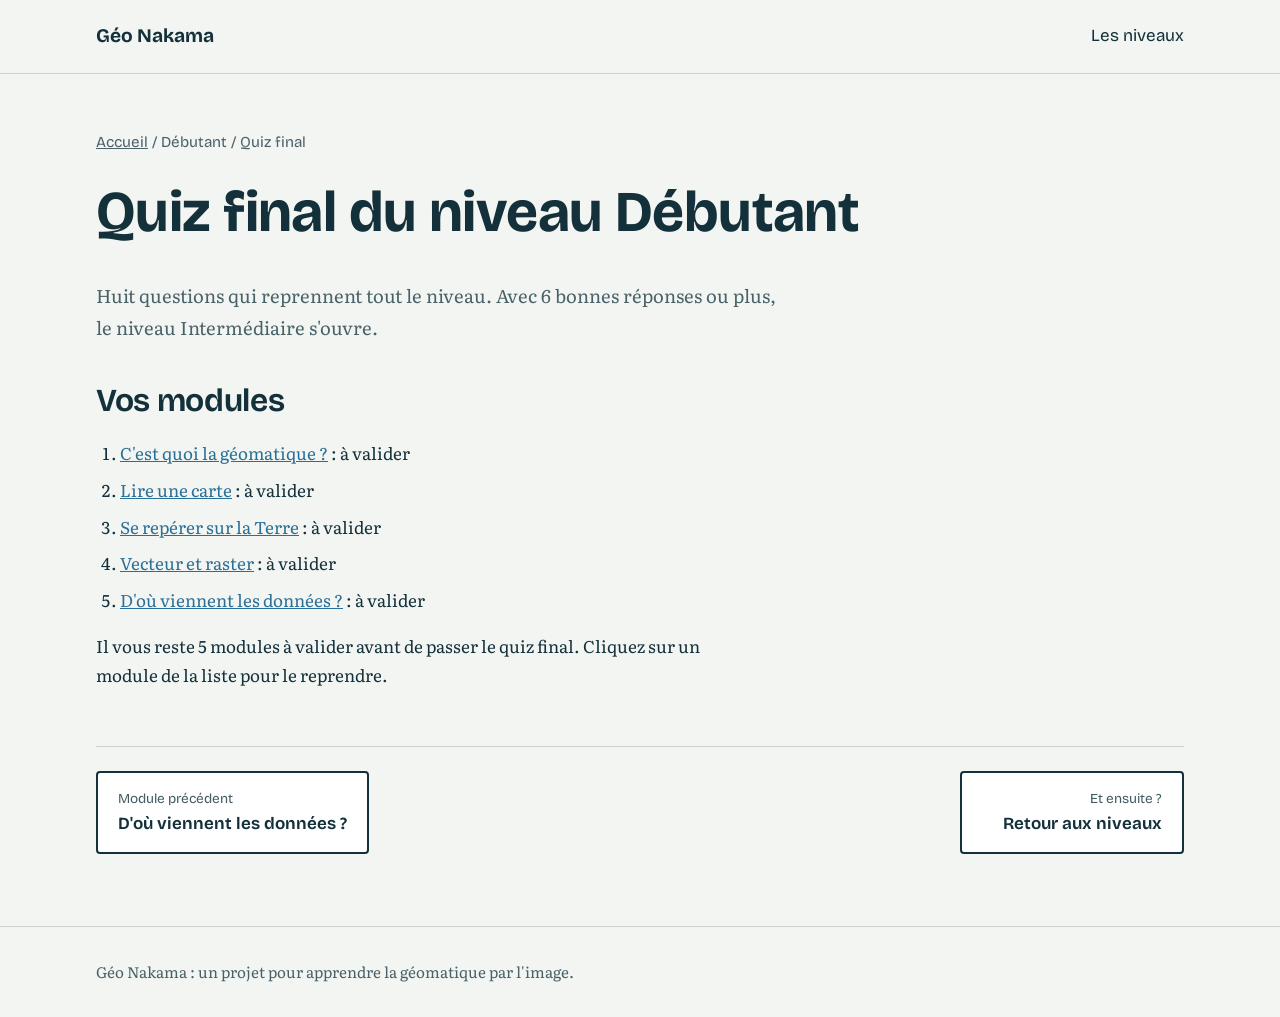
<file: lessons/debutant-quiz-final.html>
<!DOCTYPE html>
<html lang="fr">
<head>
  <meta charset="UTF-8">
  <meta name="viewport" content="width=device-width, initial-scale=1">
  <title>Quiz final du niveau Débutant : Géo Nakama</title>

  <link rel="preconnect" href="https://fonts.googleapis.com">
  <link rel="preconnect" href="https://fonts.gstatic.com" crossorigin>
  <link href="https://fonts.googleapis.com/css2?family=Bricolage+Grotesque:wght@600;700&family=Literata:ital,wght@0,400;0,600;1,400&display=swap" rel="stylesheet">

  <link rel="stylesheet" href="../css/style.css">
</head>
<body>

  <header class="entete">
    <div class="conteneur">
      <a class="logo" href="../index.html">Géo Nakama</a>
      <nav class="navigation" aria-label="Navigation principale">
        <a href="../index.html#niveaux">Les niveaux</a>
      </nav>
    </div>
  </header>

  <main class="lecon">
    <div class="conteneur">

      <p class="fil"><a href="../index.html">Accueil</a> / Débutant / Quiz final</p>

      <div class="lecon-entete">
        <h1>Quiz final du niveau Débutant</h1>
        <p>Huit questions qui reprennent tout le niveau. Avec 6 bonnes réponses ou plus, le niveau Intermédiaire s'ouvre.</p>
      </div>

      <!-- ===== État des modules ===== -->
      <section class="lecon-section" aria-labelledby="etat-titre">
        <h2 id="etat-titre">Vos modules</h2>
        <ol class="liste-elements" id="liste-modules"></ol>
        <p id="etat-message" aria-live="polite"></p>
      </section>

      <!-- ===== Le quiz (affiché seulement si les 5 modules sont validés) ===== -->
      <section class="lecon-section" id="quiz" aria-labelledby="quiz-titre" hidden>
        <h2 id="quiz-titre">Les questions</h2>
        <div id="quiz-conteneur" class="quiz"></div>
      </section>

      <nav class="nav-modules" aria-label="Navigation entre les modules">
        <a class="nav-precedent" href="debutant-d-ou-viennent-les-donnees.html" rel="prev"><span class="nav-etiquette">Module précédent</span>D'où viennent les données ?</a>
        <a class="nav-suivant" href="../index.html#niveaux" rel="next"><span class="nav-etiquette">Et ensuite ?</span>Retour aux niveaux</a>
      </nav>

    </div>
  </main>

  <footer class="pied">
    <div class="conteneur">
      <p>Géo Nakama : un projet pour apprendre la géomatique par l'image.</p>
    </div>
  </footer>

  <script src="../js/progress.js"></script>
  <script src="../js/quiz.js"></script>

  <script>
    // Les 5 modules du niveau, avec leur identifiant (le même que dans chaque leçon)
    const MODULES = [
      { id: "debutant-quest-ce-que-la-geomatique",  titre: "C'est quoi la géomatique ?",   page: "debutant-quest-ce-que-la-geomatique.html" },
      { id: "debutant-lire-une-carte",              titre: "Lire une carte",               page: "debutant-lire-une-carte.html" },
      { id: "debutant-se-reperer-sur-la-terre",     titre: "Se repérer sur la Terre",      page: "debutant-se-reperer-sur-la-terre.html" },
      { id: "debutant-vecteur-raster",              titre: "Vecteur et raster",            page: "debutant-vecteur-raster.html" },
      { id: "debutant-d-ou-viennent-les-donnees",   titre: "D'où viennent les données ?",  page: "debutant-d-ou-viennent-les-donnees.html" }
    ];

    const liste = document.getElementById("liste-modules");
    const message = document.getElementById("etat-message");
    const sectionQuiz = document.getElementById("quiz");

    // 1. On affiche chaque module avec son état (validé ou à faire)
    let manquants = 0;
    MODULES.forEach(function (m) {
      const li = document.createElement("li");
      const lien = document.createElement("a");
      lien.href = m.page;
      lien.textContent = m.titre;
      li.appendChild(lien);

      const etat = document.createElement("span");
      if (Progression.estValide(m.id)) {
        etat.className = "coche";
        etat.textContent = " ✓ validé";
      } else {
        etat.textContent = " : à valider";
        manquants++;
      }
      li.appendChild(etat);
      liste.appendChild(li);
    });

    // 2. Soit on ouvre le quiz, soit on explique ce qu'il reste à faire
    if (manquants > 0) {
      message.textContent = "Il vous reste " + manquants + (manquants > 1 ? " modules" : " module") +
                            " à valider avant de passer le quiz final. Cliquez sur un module de la liste pour le reprendre.";
    } else {
      message.textContent = Progression.estValide("debutant-quiz-final")
        ? "Les 5 modules sont validés et le quiz final est réussi : le niveau Intermédiaire est débloqué. Vous pouvez refaire le quiz pour vous entraîner."
        : "Les 5 modules sont validés : vous pouvez passer le quiz final.";
      sectionQuiz.hidden = false;
    }
  </script>

  <!-- Les 8 questions du quiz final : 6 bonnes réponses pour réussir -->
  <script>
    if (!document.getElementById("quiz").hidden) {
      creerQuiz(document.getElementById("quiz-conteneur"), {
        id: "debutant-quiz-final",
        nom: "Niveau Débutant",
        seuil: 6,
        messageReussite: "Bravo, niveau Débutant validé ! Le niveau Intermédiaire est maintenant débloqué.",
        messageEchec: "Il faut au moins 6 bonnes réponses sur 8 pour valider le niveau. Revoyez les modules qui vous ont posé problème, puis réessayez.",
        lienReussite: { texte: "Retour à l'accueil pour voir le niveau Intermédiaire", href: "../index.html#niveaux" },
        questions: [
          {
            enonce: "Que réunit la géomatique ?",
            choix: [
              "Uniquement des outils pour dessiner des cartes sur papier",
              "Des outils pour mesurer seulement la hauteur des montagnes",
              "Des outils et méthodes pour collecter, traiter, analyser, représenter et diffuser des informations géographiques",
              "Des outils pour prévoir la météo à court terme"
            ],
            bonne: 2,
            explication: "La géomatique couvre toute la chaîne : de la collecte des données jusqu'à la diffusion des cartes."
          },
          {
            enonce: "Une image satellite a des pixels de 30 m. Que peut-on en conclure ?",
            choix: [
              "Une maison isolée ne se distingue pas dans un seul pixel",
              "Les images sont forcément vectorielles",
              "L'image montre chaque brique d'un mur",
              "L'image est forcément en 3D"
            ],
            bonne: 0,
            explication: "Un pixel de 30 m couvre 900 m² : une petite maison se confond avec ce qui l'entoure. Plus le pixel est grand, moins on voit de détails."
          },
          {
            enonce: "Sur une carte à l'échelle 1/100 000, que représente 1 cm ?",
            choix: ["100 m sur le terrain", "500 m sur le terrain", "10 km sur le terrain", "1 km sur le terrain"],
            bonne: 3,
            explication: "1 cm sur la carte vaut 100 000 cm sur le terrain, soit 1 000 m, donc 1 km."
          },
          {
            enonce: "Quelle échelle couvre le plus grand territoire, avec le moins de détails ?",
            choix: ["1/5 000", "1/1 000 000", "1/50 000", "1/10 000"],
            bonne: 1,
            explication: "1/1 000 000 est la plus petite échelle de la liste : la réalité est très réduite, donc on voit un grand territoire mais peu de détails."
          },
          {
            enonce: "Un point se trouve à 3° S et 40° E. Où est-il ?",
            choix: [
              "Au nord de l'équateur, à l'ouest de Greenwich",
              "Au nord de l'équateur, à l'est de Greenwich",
              "Au sud de l'équateur, à l'est de Greenwich",
              "Au sud de l'équateur, à l'ouest de Greenwich"
            ],
            bonne: 2,
            explication: "S signifie au sud de l'équateur, et E signifie à l'est du méridien de Greenwich."
          },
          {
            enonce: "Pourquoi 1° de longitude est-il plus court près des pôles qu'à l'équateur ?",
            choix: [
              "Parce que les méridiens se rapprochent en allant vers les pôles",
              "Parce que la Terre est plus plate aux pôles",
              "Parce que le GPS y est moins précis",
              "Parce que les degrés changent de taille selon le pays"
            ],
            bonne: 0,
            explication: "Tous les méridiens se rejoignent aux pôles : l'écart entre deux méridiens diminue donc quand on s'en approche."
          },
          {
            enonce: "Une couche contenant les limites des régions du Sénégal est le plus souvent une donnée…",
            choix: ["Raster, faite de pixels", "Raster, faite de lignes", "Vecteur, faite de pixels", "Vecteur, faite de polygones"],
            bonne: 3,
            explication: "Les régions sont des surfaces fermées : on les décrit par des polygones, donc en vecteur. Un raster, lui, est toujours une grille de pixels."
          },
          {
            enonce: "Pour faire l'inventaire de 40 écoles avec leur nom et leur état, quelle source est la plus adaptée ?",
            choix: [
              "Les images Landsat (30 m)",
              "Un relevé de terrain avec un GPS",
              "Une ancienne image satellite",
              "Un modèle 3D réalisé par drone"
            ],
            bonne: 1,
            explication: "Seul le terrain donne la position exacte et les informations qu'on ne voit pas sur une image, comme le nom ou l'état d'une école."
          }
        ]
      });
    }
  </script>

</body>
</html>
</file>
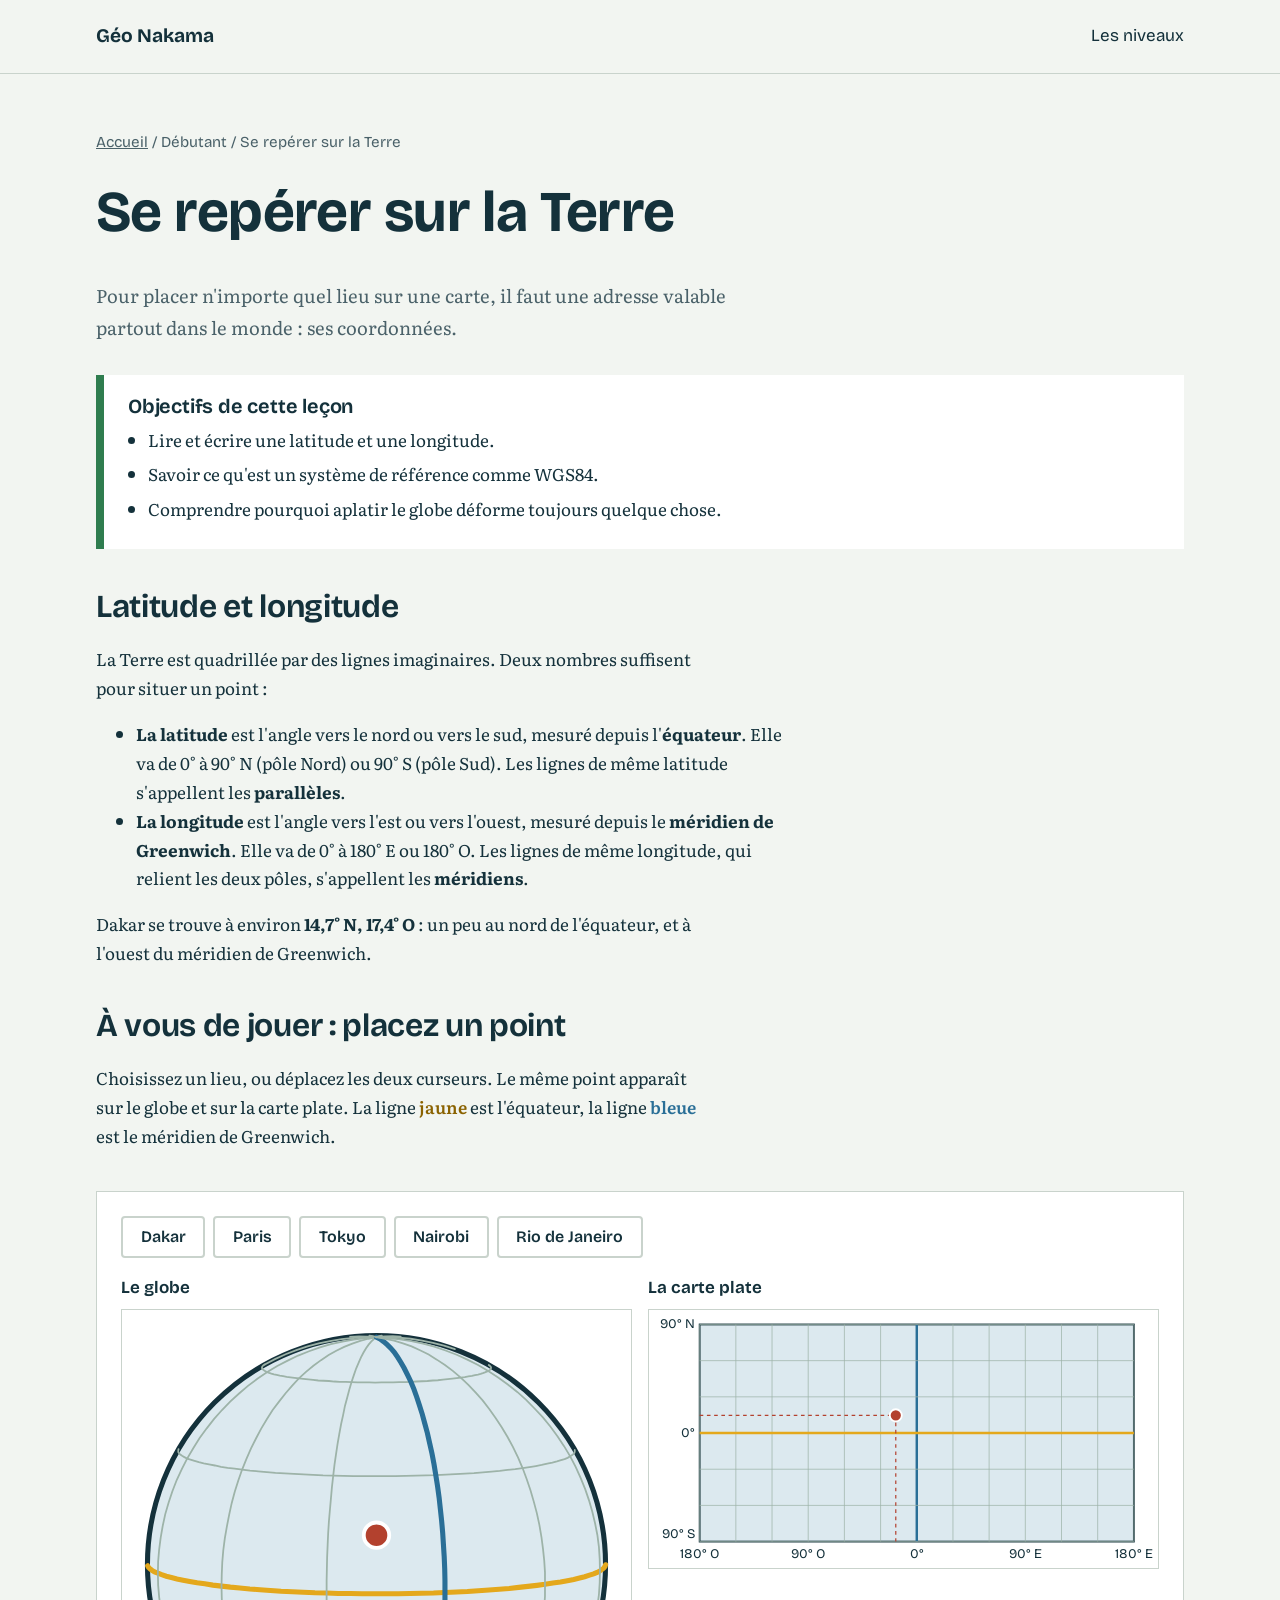
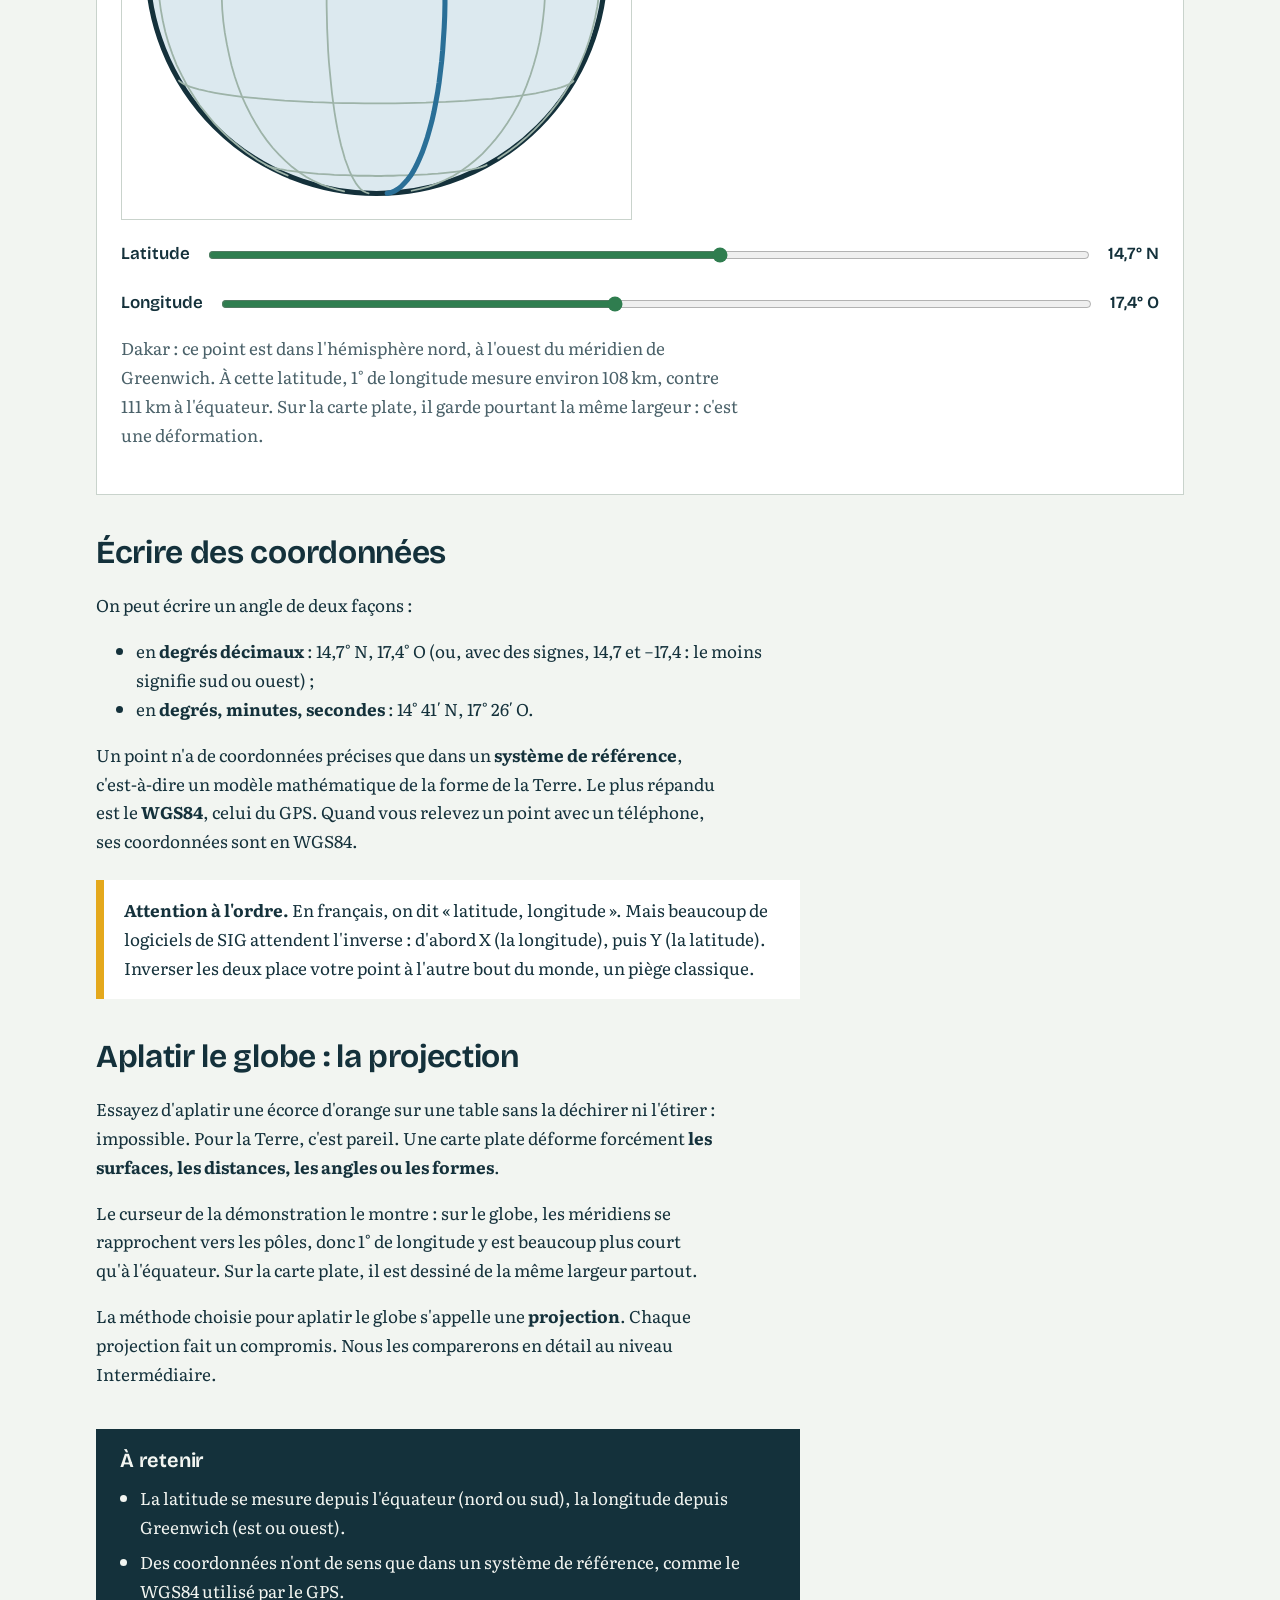
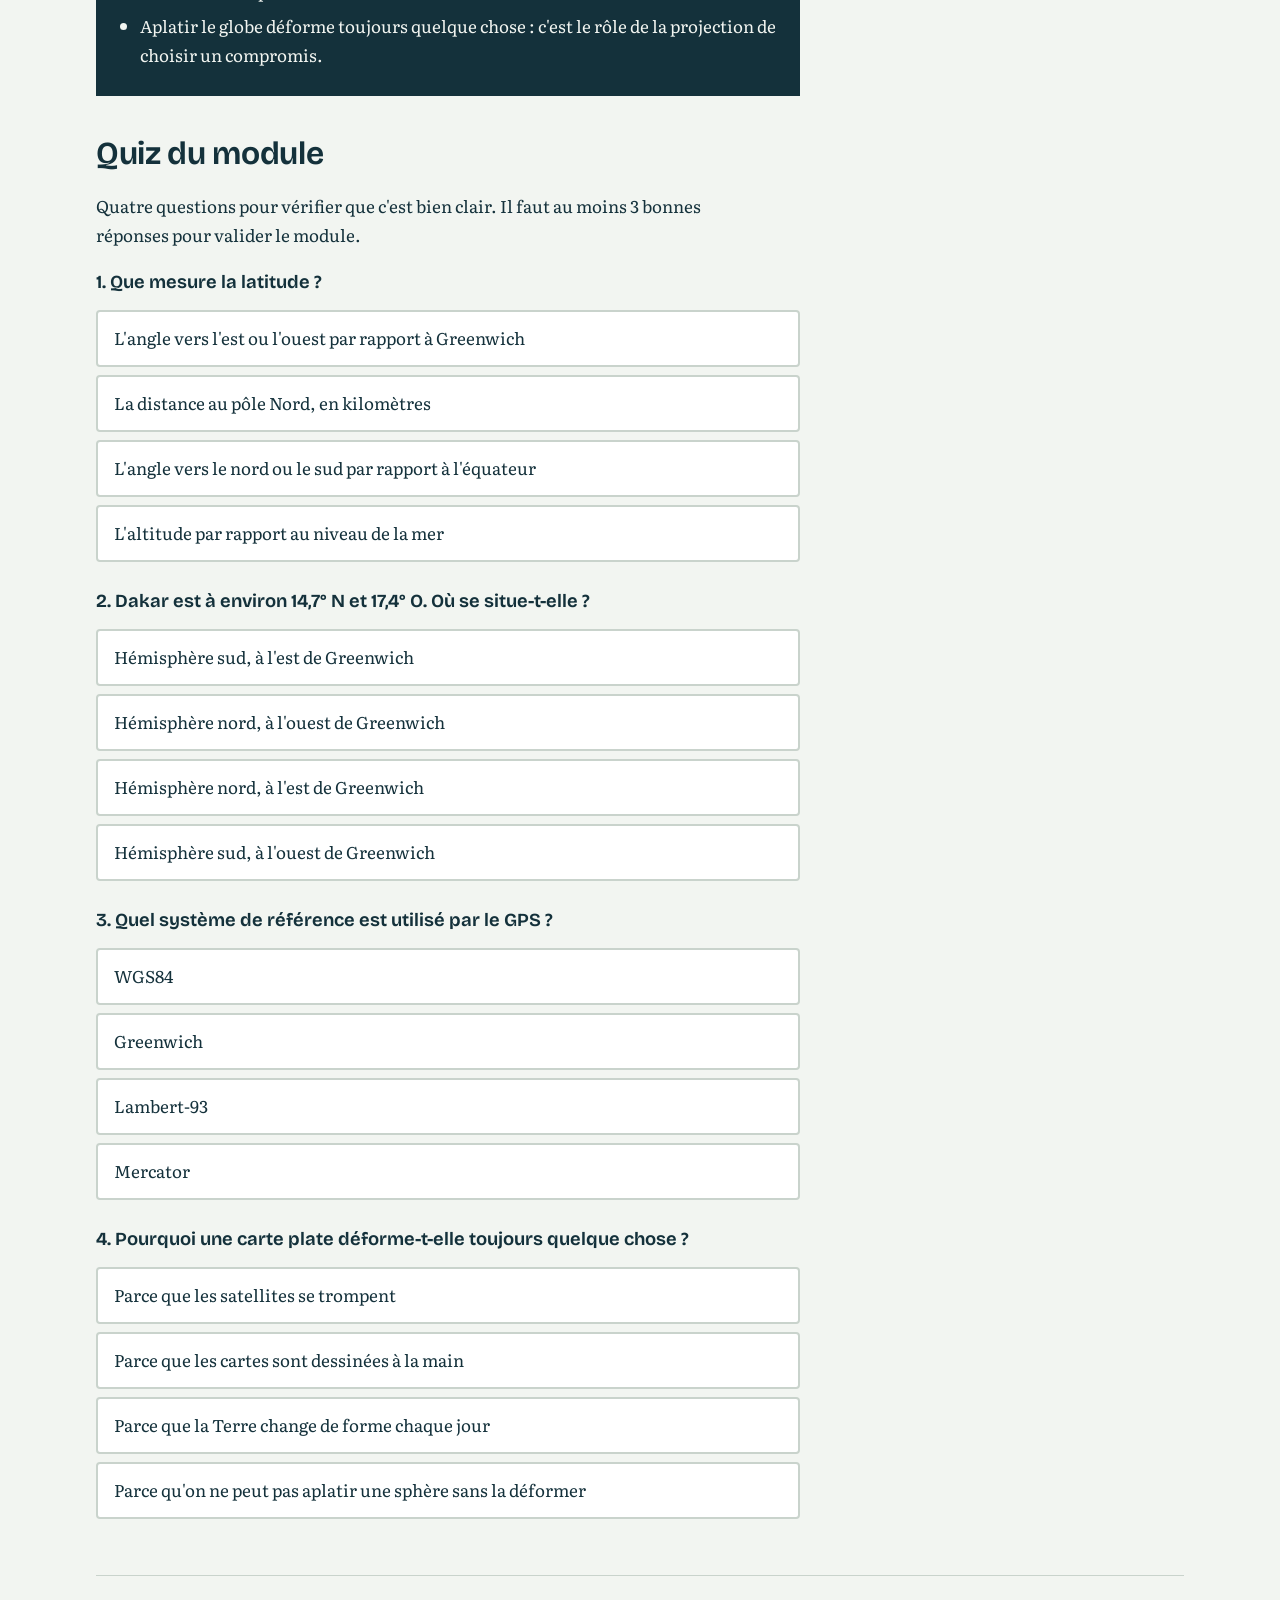
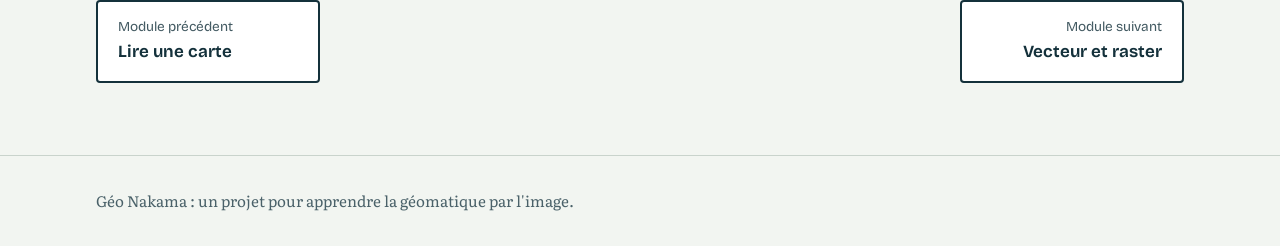
<file: lessons/debutant-se-reperer-sur-la-terre.html>
<!DOCTYPE html>
<html lang="fr">
<head>
  <meta charset="UTF-8">
  <meta name="viewport" content="width=device-width, initial-scale=1">
  <title>Se repérer sur la Terre : Géo Nakama</title>

  <link rel="preconnect" href="https://fonts.googleapis.com">
  <link rel="preconnect" href="https://fonts.gstatic.com" crossorigin>
  <link href="https://fonts.googleapis.com/css2?family=Bricolage+Grotesque:wght@600;700&family=Literata:ital,wght@0,400;0,600;1,400&display=swap" rel="stylesheet">

  <link rel="stylesheet" href="../css/style.css">
</head>
<body>

  <header class="entete">
    <div class="conteneur">
      <a class="logo" href="../index.html">Géo Nakama</a>
      <nav class="navigation" aria-label="Navigation principale">
        <a href="../index.html#niveaux">Les niveaux</a>
      </nav>
    </div>
  </header>

  <main class="lecon">
    <div class="conteneur">

      <p class="fil"><a href="../index.html">Accueil</a> / Débutant / Se repérer sur la Terre</p>

      <div class="lecon-entete">
        <h1>Se repérer sur la Terre</h1>
        <p>Pour placer n'importe quel lieu sur une carte, il faut une adresse valable partout dans le monde : ses coordonnées.</p>
      </div>

      <section class="objectifs" aria-labelledby="objectifs-titre">
        <h2 id="objectifs-titre">Objectifs de cette leçon</h2>
        <ul>
          <li>Lire et écrire une latitude et une longitude.</li>
          <li>Savoir ce qu'est un système de référence comme WGS84.</li>
          <li>Comprendre pourquoi aplatir le globe déforme toujours quelque chose.</li>
        </ul>
      </section>

      <!-- ===== 1. Latitude et longitude ===== -->
      <section class="lecon-section" aria-labelledby="coord-titre">
        <h2 id="coord-titre">Latitude et longitude</h2>
        <p>La Terre est quadrillée par des lignes imaginaires. Deux nombres suffisent pour situer un point :</p>
        <ul>
          <li><strong>La latitude</strong> est l'angle vers le nord ou vers le sud, mesuré depuis l'<strong>équateur</strong>. Elle va de 0° à 90° N (pôle Nord) ou 90° S (pôle Sud). Les lignes de même latitude s'appellent les <strong>parallèles</strong>.</li>
          <li><strong>La longitude</strong> est l'angle vers l'est ou vers l'ouest, mesuré depuis le <strong>méridien de Greenwich</strong>. Elle va de 0° à 180° E ou 180° O. Les lignes de même longitude, qui relient les deux pôles, s'appellent les <strong>méridiens</strong>.</li>
        </ul>
        <p>Dakar se trouve à environ <strong>14,7° N, 17,4° O</strong> : un peu au nord de l'équateur, et à l'ouest du méridien de Greenwich.</p>
      </section>

      <!-- ===== 2. Illustration interactive ===== -->
      <section class="lecon-section" style="max-width:none" aria-labelledby="demo-titre">
        <h2 id="demo-titre">À vous de jouer : placez un point</h2>
        <p>Choisissez un lieu, ou déplacez les deux curseurs. Le même point apparaît sur le globe et sur la carte plate. La ligne <span style="color:#8a6200;font-weight:600">jaune</span> est l'équateur, la ligne <span style="color:#2a6f97;font-weight:600">bleue</span> est le méridien de Greenwich.</p>

        <div class="demo">
          <div class="onglets" role="group" aria-label="Lieux prédéfinis">
            <button type="button" class="onglet lieu" data-nom="Dakar" data-lat="14.7" data-lon="-17.4">Dakar</button>
            <button type="button" class="onglet lieu" data-nom="Paris" data-lat="48.9" data-lon="2.4">Paris</button>
            <button type="button" class="onglet lieu" data-nom="Tokyo" data-lat="35.7" data-lon="139.7">Tokyo</button>
            <button type="button" class="onglet lieu" data-nom="Nairobi" data-lat="-1.3" data-lon="36.8">Nairobi</button>
            <button type="button" class="onglet lieu" data-nom="Rio de Janeiro" data-lat="-22.9" data-lon="-43.2">Rio de Janeiro</button>
          </div>

          <div class="demo-panneaux">
            <figure class="panneau" style="margin:0">
              <figcaption>Le globe</figcaption>
              <svg id="svg-globe" viewBox="0 0 200 200" role="img" aria-label="Le globe terrestre avec son quadrillage et le point choisi">
                <circle cx="100" cy="100" r="90" fill="#dce9ef" stroke="#14313b" stroke-width="2"/>
                <g id="quadrillage-globe" fill="none" stroke-linecap="round"></g>
                <circle id="point-globe" r="5" fill="#b3412e" stroke="#ffffff" stroke-width="1.5"/>
              </svg>
            </figure>

            <figure class="panneau" style="margin:0">
              <figcaption>La carte plate</figcaption>
              <svg id="svg-plate" viewBox="-42 -12 422 214" role="img" aria-label="La carte plate du monde avec son quadrillage et le point choisi">
                <rect x="0" y="0" width="360" height="180" fill="#dce9ef" stroke="#14313b" stroke-width="1.5"/>
                <g id="quadrillage-plat" fill="none"></g>
                <g id="reperes-plat" font-family="Bricolage Grotesque, system-ui, sans-serif" font-size="11" fill="#14313b"></g>
                <line id="trait-v" stroke="#b3412e" stroke-width="1" stroke-dasharray="3 3"/>
                <line id="trait-h" stroke="#b3412e" stroke-width="1" stroke-dasharray="3 3"/>
                <circle id="point-plat" r="5" fill="#b3412e" stroke="#ffffff" stroke-width="1.5"/>
              </svg>
            </figure>
          </div>

          <div class="demo-controle">
            <label for="curseur-lat">Latitude</label>
            <input type="range" id="curseur-lat" min="-90" max="90" step="0.1" value="14.7" aria-describedby="coord-texte">
            <output id="valeur-lat" for="curseur-lat"></output>
          </div>
          <div class="demo-controle">
            <label for="curseur-lon">Longitude</label>
            <input type="range" id="curseur-lon" min="-180" max="180" step="0.1" value="-17.4" aria-describedby="coord-texte">
            <output id="valeur-lon" for="curseur-lon"></output>
          </div>

          <p class="demo-message" id="coord-texte" aria-live="polite" style="min-height:8em"></p>
        </div>
      </section>

      <!-- ===== 3. Notation et WGS84 ===== -->
      <section class="lecon-section" aria-labelledby="notation-titre">
        <h2 id="notation-titre">Écrire des coordonnées</h2>
        <p>On peut écrire un angle de deux façons :</p>
        <ul>
          <li>en <strong>degrés décimaux</strong> : 14,7° N, 17,4° O (ou, avec des signes, 14,7 et −17,4 : le moins signifie sud ou ouest) ;</li>
          <li>en <strong>degrés, minutes, secondes</strong> : 14° 41′ N, 17° 26′ O.</li>
        </ul>
        <p>Un point n'a de coordonnées précises que dans un <strong>système de référence</strong>, c'est-à-dire un modèle mathématique de la forme de la Terre. Le plus répandu est le <strong>WGS84</strong>, celui du GPS. Quand vous relevez un point avec un téléphone, ses coordonnées sont en WGS84.</p>

        <div class="piege">
          <strong>Attention à l'ordre.</strong> En français, on dit « latitude, longitude ». Mais beaucoup de logiciels de SIG attendent l'inverse : d'abord X (la longitude), puis Y (la latitude). Inverser les deux place votre point à l'autre bout du monde, un piège classique.
        </div>
      </section>

      <!-- ===== 4. Projection ===== -->
      <section class="lecon-section" aria-labelledby="projection-titre">
        <h2 id="projection-titre">Aplatir le globe : la projection</h2>
        <p>Essayez d'aplatir une écorce d'orange sur une table sans la déchirer ni l'étirer : impossible. Pour la Terre, c'est pareil. Une carte plate déforme forcément <strong>les surfaces, les distances, les angles ou les formes</strong>.</p>
        <p>Le curseur de la démonstration le montre : sur le globe, les méridiens se rapprochent vers les pôles, donc 1° de longitude y est beaucoup plus court qu'à l'équateur. Sur la carte plate, il est dessiné de la même largeur partout.</p>
        <p>La méthode choisie pour aplatir le globe s'appelle une <strong>projection</strong>. Chaque projection fait un compromis. Nous les comparerons en détail au niveau Intermédiaire.</p>
      </section>

      <!-- ===== 5. À retenir ===== -->
      <section class="retenir" aria-labelledby="retenir-titre">
        <h2 id="retenir-titre">À retenir</h2>
        <ul>
          <li>La latitude se mesure depuis l'équateur (nord ou sud), la longitude depuis Greenwich (est ou ouest).</li>
          <li>Des coordonnées n'ont de sens que dans un système de référence, comme le WGS84 utilisé par le GPS.</li>
          <li>Aplatir le globe déforme toujours quelque chose : c'est le rôle de la projection de choisir un compromis.</li>
        </ul>
      </section>

      <!-- ===== 6. Quiz ===== -->
      <section class="lecon-section" id="quiz" aria-labelledby="quiz-titre">
        <h2 id="quiz-titre">Quiz du module</h2>
        <p>Quatre questions pour vérifier que c'est bien clair. Il faut au moins 3 bonnes réponses pour valider le module.</p>
        <div id="quiz-conteneur" class="quiz"></div>
      </section>

      <nav class="nav-modules" aria-label="Navigation entre les modules">
        <a class="nav-precedent" href="debutant-lire-une-carte.html" rel="prev"><span class="nav-etiquette">Module précédent</span>Lire une carte</a>
        <a class="nav-suivant" href="debutant-vecteur-raster.html" rel="next"><span class="nav-etiquette">Module suivant</span>Vecteur et raster</a>
      </nav>

    </div>
  </main>

  <footer class="pied">
    <div class="conteneur">
      <p>Géo Nakama : un projet pour apprendre la géomatique par l'image.</p>
    </div>
  </footer>

  <script src="../js/progress.js"></script>
  <script src="../js/quiz.js"></script>

  <!-- Les questions de CE module -->
  <script>
    creerQuiz(document.getElementById("quiz-conteneur"), {
      id: "debutant-se-reperer-sur-la-terre",
      seuil: 3,
      questions: [
        {
          enonce: "Que mesure la latitude ?",
          choix: [
            "L'angle vers l'est ou l'ouest par rapport à Greenwich",
            "La distance au pôle Nord, en kilomètres",
            "L'angle vers le nord ou le sud par rapport à l'équateur",
            "L'altitude par rapport au niveau de la mer"
          ],
          bonne: 2,
          explication: "La latitude est un angle mesuré depuis l'équateur, vers le nord ou vers le sud. L'angle est-ouest, c'est la longitude."
        },
        {
          enonce: "Dakar est à environ 14,7° N et 17,4° O. Où se situe-t-elle ?",
          choix: [
            "Hémisphère sud, à l'est de Greenwich",
            "Hémisphère nord, à l'ouest de Greenwich",
            "Hémisphère nord, à l'est de Greenwich",
            "Hémisphère sud, à l'ouest de Greenwich"
          ],
          bonne: 1,
          explication: "N signifie au nord de l'équateur, et O signifie à l'ouest du méridien de Greenwich."
        },
        {
          enonce: "Quel système de référence est utilisé par le GPS ?",
          choix: ["WGS84", "Greenwich", "Lambert-93", "Mercator"],
          bonne: 0,
          explication: "Le GPS fournit des coordonnées en WGS84. Greenwich est un méridien d'origine, et Mercator est une projection, pas un système de référence."
        },
        {
          enonce: "Pourquoi une carte plate déforme-t-elle toujours quelque chose ?",
          choix: [
            "Parce que les satellites se trompent",
            "Parce que les cartes sont dessinées à la main",
            "Parce que la Terre change de forme chaque jour",
            "Parce qu'on ne peut pas aplatir une sphère sans la déformer"
          ],
          bonne: 3,
          explication: "Comme une écorce d'orange, une sphère ne s'aplatit pas sans être étirée ou déchirée. Toute projection fait donc un compromis."
        }
      ]
    });
  </script>

  <!-- Script de la démonstration : un globe et une carte plate pour le même point
       Idée : un point est décrit par (latitude, longitude). On le dessine de deux façons.
       - Carte plate : x = longitude + 180, y = 90 - latitude (la plus simple des projections).
       - Globe : projection « orthographique », qui montre la Terre comme vue de l'espace. -->
  <script>
    const DEG = Math.PI / 180;
    const SVG_NS = "http://www.w3.org/2000/svg";
    const RAYON = 90;                       // rayon du globe dans son dessin (200 x 200)

    const curseurLat = document.getElementById("curseur-lat");
    const curseurLon = document.getElementById("curseur-lon");
    const valeurLat = document.getElementById("valeur-lat");
    const valeurLon = document.getElementById("valeur-lon");
    const texte = document.getElementById("coord-texte");

    const groupeGlobe = document.getElementById("quadrillage-globe");
    const pointGlobe = document.getElementById("point-globe");
    const pointPlat = document.getElementById("point-plat");
    const traitV = document.getElementById("trait-v");
    const traitH = document.getElementById("trait-h");

    let lieuActuel = "Dakar";

    function creer(nom, attributs) {
      const element = document.createElementNS(SVG_NS, nom);
      Object.keys(attributs).forEach(function (cle) { element.setAttribute(cle, attributs[cle]); });
      return element;
    }

    // ---------- Carte plate : le quadrillage ne change jamais, on le dessine une fois ----------
    const grillePlate = document.getElementById("quadrillage-plat");
    const reperesPlat = document.getElementById("reperes-plat");

    for (let lon = -180; lon <= 180; lon += 30) {
      let couleur = "#9db3a8", epaisseur = 0.6;
      if (lon === 0) { couleur = "#2a6f97"; epaisseur = 2; }
      grillePlate.appendChild(creer("line", { x1: lon + 180, y1: 0, x2: lon + 180, y2: 180, stroke: couleur, "stroke-width": epaisseur }));
    }
    for (let lat = -90; lat <= 90; lat += 30) {
      let couleur = "#9db3a8", epaisseur = 0.6;
      if (lat === 0) { couleur = "#e4a81c"; epaisseur = 2; }
      grillePlate.appendChild(creer("line", { x1: 0, y1: 90 - lat, x2: 360, y2: 90 - lat, stroke: couleur, "stroke-width": epaisseur }));
    }

    // Repères chiffrés autour de la carte
    [[-180, "180° O"], [-90, "90° O"], [0, "0°"], [90, "90° E"], [180, "180° E"]].forEach(function (r) {
      const t = creer("text", { x: r[0] + 180, y: 194, "text-anchor": "middle" });
      t.textContent = r[1];
      reperesPlat.appendChild(t);
    });
    [[90, "90° N"], [0, "0°"], [-90, "90° S"]].forEach(function (r) {
      // le repère « 90° S » est remonté un peu pour ne pas toucher « 180° O » en bas à gauche
      const decalage = (r[0] === -90) ? -3 : 3;
      const t = creer("text", { x: -4, y: 90 - r[0] + decalage, "text-anchor": "end" });
      t.textContent = r[1];
      reperesPlat.appendChild(t);
    });

    // ---------- Globe : projection orthographique ----------
    // (lat0, lon0) est le point au centre du globe. On renvoie la position dans le dessin
    // et si le point est visible (face à nous) ou caché derrière la Terre.
    function projeterSurGlobe(lat, lon, lat0, lon0) {
      const phi = lat * DEG;
      const phi0 = lat0 * DEG;
      const lambda = (lon - lon0) * DEG;
      const visible = Math.sin(phi0) * Math.sin(phi) + Math.cos(phi0) * Math.cos(phi) * Math.cos(lambda) > 0;
      const x = 100 + RAYON * Math.cos(phi) * Math.sin(lambda);
      const y = 100 - RAYON * (Math.cos(phi0) * Math.sin(phi) - Math.sin(phi0) * Math.cos(phi) * Math.cos(lambda));
      return { x: x, y: y, visible: visible };
    }

    // Trace une ligne du quadrillage en sautant les morceaux cachés derrière le globe
    function tracerLigne(points, lat0, lon0, couleur, epaisseur) {
      let d = "";
      let precedentVisible = false;
      points.forEach(function (p) {
        const r = projeterSurGlobe(p[0], p[1], lat0, lon0);
        if (r.visible) {
          d += (precedentVisible ? "L" : "M") + r.x.toFixed(1) + " " + r.y.toFixed(1) + " ";
        }
        precedentVisible = r.visible;
      });
      if (d) {
        groupeGlobe.appendChild(creer("path", { d: d, stroke: couleur, "stroke-width": epaisseur }));
      }
    }

    function dessinerGlobe(lat0, lon0) {
      groupeGlobe.replaceChildren();

      // Les parallèles : un cercle tous les 30° de latitude
      for (let lat = -60; lat <= 60; lat += 30) {
        const points = [];
        for (let lon = -180; lon <= 180; lon += 3) { points.push([lat, lon]); }
        const equateur = (lat === 0);
        tracerLigne(points, lat0, lon0, equateur ? "#e4a81c" : "#9db3a8", equateur ? 2 : 0.7);
      }

      // Les méridiens : un demi-cercle tous les 30° de longitude
      for (let lon = -150; lon <= 180; lon += 30) {
        const points = [];
        for (let lat = -90; lat <= 90; lat += 3) { points.push([lat, lon]); }
        const greenwich = (lon === 0);
        tracerLigne(points, lat0, lon0, greenwich ? "#2a6f97" : "#9db3a8", greenwich ? 2 : 0.7);
      }
    }

    // ---------- Mise à jour à chaque changement ----------
    function formaterAngle(valeur) {
      return Math.abs(valeur).toLocaleString("fr-FR", { minimumFractionDigits: 1, maximumFractionDigits: 1 });
    }

    function mettreAJour() {
      const lat = Number(curseurLat.value);
      const lon = Number(curseurLon.value);

      // Le globe est tourné pour que le point soit toujours visible
      const lat0 = lat / 2;
      const lon0 = lon;
      dessinerGlobe(lat0, lon0);
      const p = projeterSurGlobe(lat, lon, lat0, lon0);
      pointGlobe.setAttribute("cx", p.x);
      pointGlobe.setAttribute("cy", p.y);

      // Carte plate
      const x = lon + 180;
      const y = 90 - lat;
      pointPlat.setAttribute("cx", x);
      pointPlat.setAttribute("cy", y);
      traitV.setAttribute("x1", x); traitV.setAttribute("y1", y); traitV.setAttribute("x2", x); traitV.setAttribute("y2", 180);
      traitH.setAttribute("x1", 0); traitH.setAttribute("y1", y); traitH.setAttribute("x2", x); traitH.setAttribute("y2", y);

      // Valeurs affichées à côté des curseurs
      const ns = lat > 0 ? " N" : (lat < 0 ? " S" : "");
      const eo = lon > 0 ? " E" : (lon < 0 ? " O" : "");
      valeurLat.textContent = formaterAngle(lat) + "°" + ns;
      valeurLon.textContent = formaterAngle(lon) + "°" + eo;

      // Phrase de lecture
      let hemisphere = "sur l'équateur";
      if (lat > 0) hemisphere = "dans l'hémisphère nord";
      if (lat < 0) hemisphere = "dans l'hémisphère sud";
      let cote = "sur le méridien de Greenwich";
      if (lon > 0) cote = "à l'est du méridien de Greenwich";
      if (lon < 0) cote = "à l'ouest du méridien de Greenwich";
      if (Math.abs(lon) === 180) cote = "sur l'antiméridien, à l'opposé de Greenwich";

      const km = 111.32 * Math.cos(lat * DEG);
      let deformation;
      if (Math.abs(lat) < 1) {
        deformation = "À l'équateur, 1° de longitude mesure environ 111 km : la carte plate n'y déforme presque pas les distances est-ouest.";
      } else {
        deformation = "À cette latitude, 1° de longitude mesure environ " + Math.round(km).toLocaleString("fr-FR") +
                      " km, contre 111 km à l'équateur. Sur la carte plate, il garde pourtant la même largeur : c'est une déformation.";
      }

      texte.textContent = (lieuActuel ? lieuActuel + " : " : "") + "ce point est " + hemisphere + ", " + cote + ". " + deformation;
    }

    curseurLat.addEventListener("input", function () { lieuActuel = null; mettreAJour(); });
    curseurLon.addEventListener("input", function () { lieuActuel = null; mettreAJour(); });

    document.querySelectorAll(".lieu").forEach(function (bouton) {
      bouton.addEventListener("click", function () {
        curseurLat.value = bouton.dataset.lat;
        curseurLon.value = bouton.dataset.lon;
        lieuActuel = bouton.dataset.nom;
        mettreAJour();
      });
    });

    mettreAJour();
  </script>

</body>
</html>
</file>
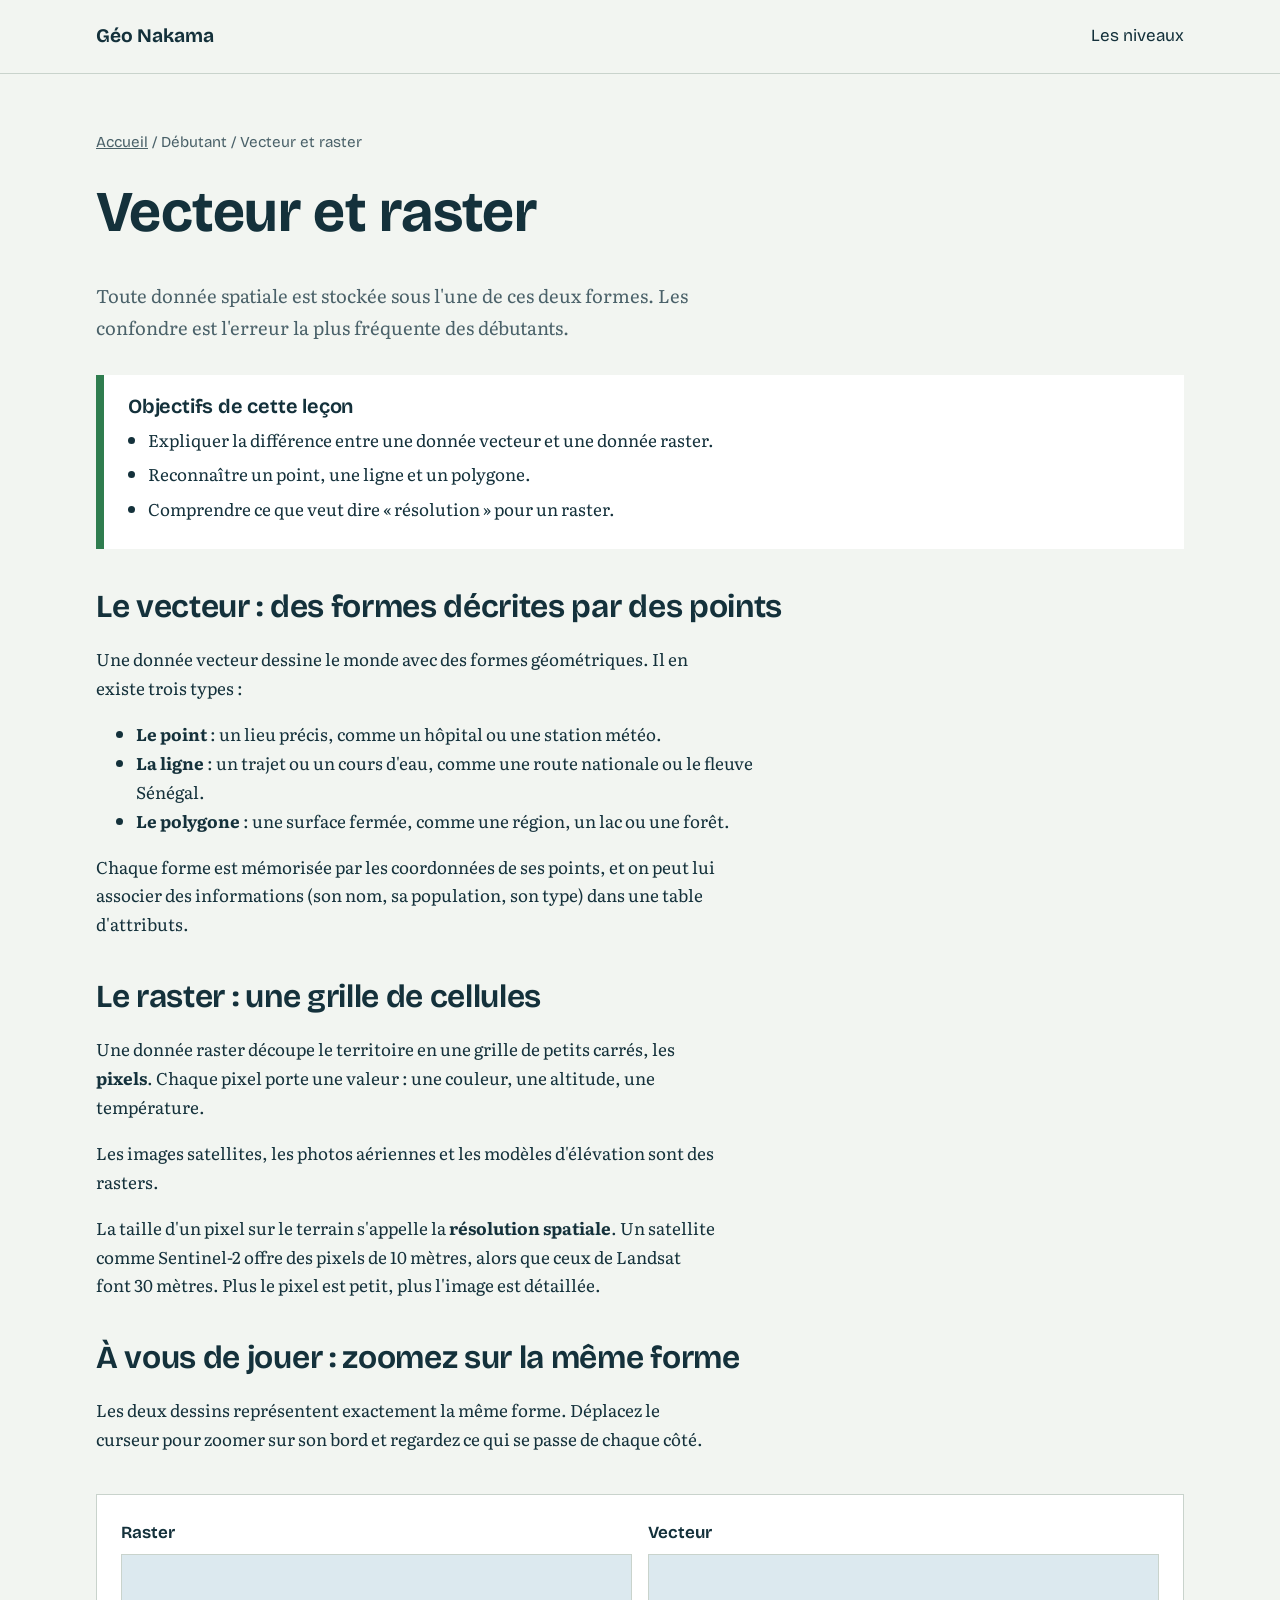
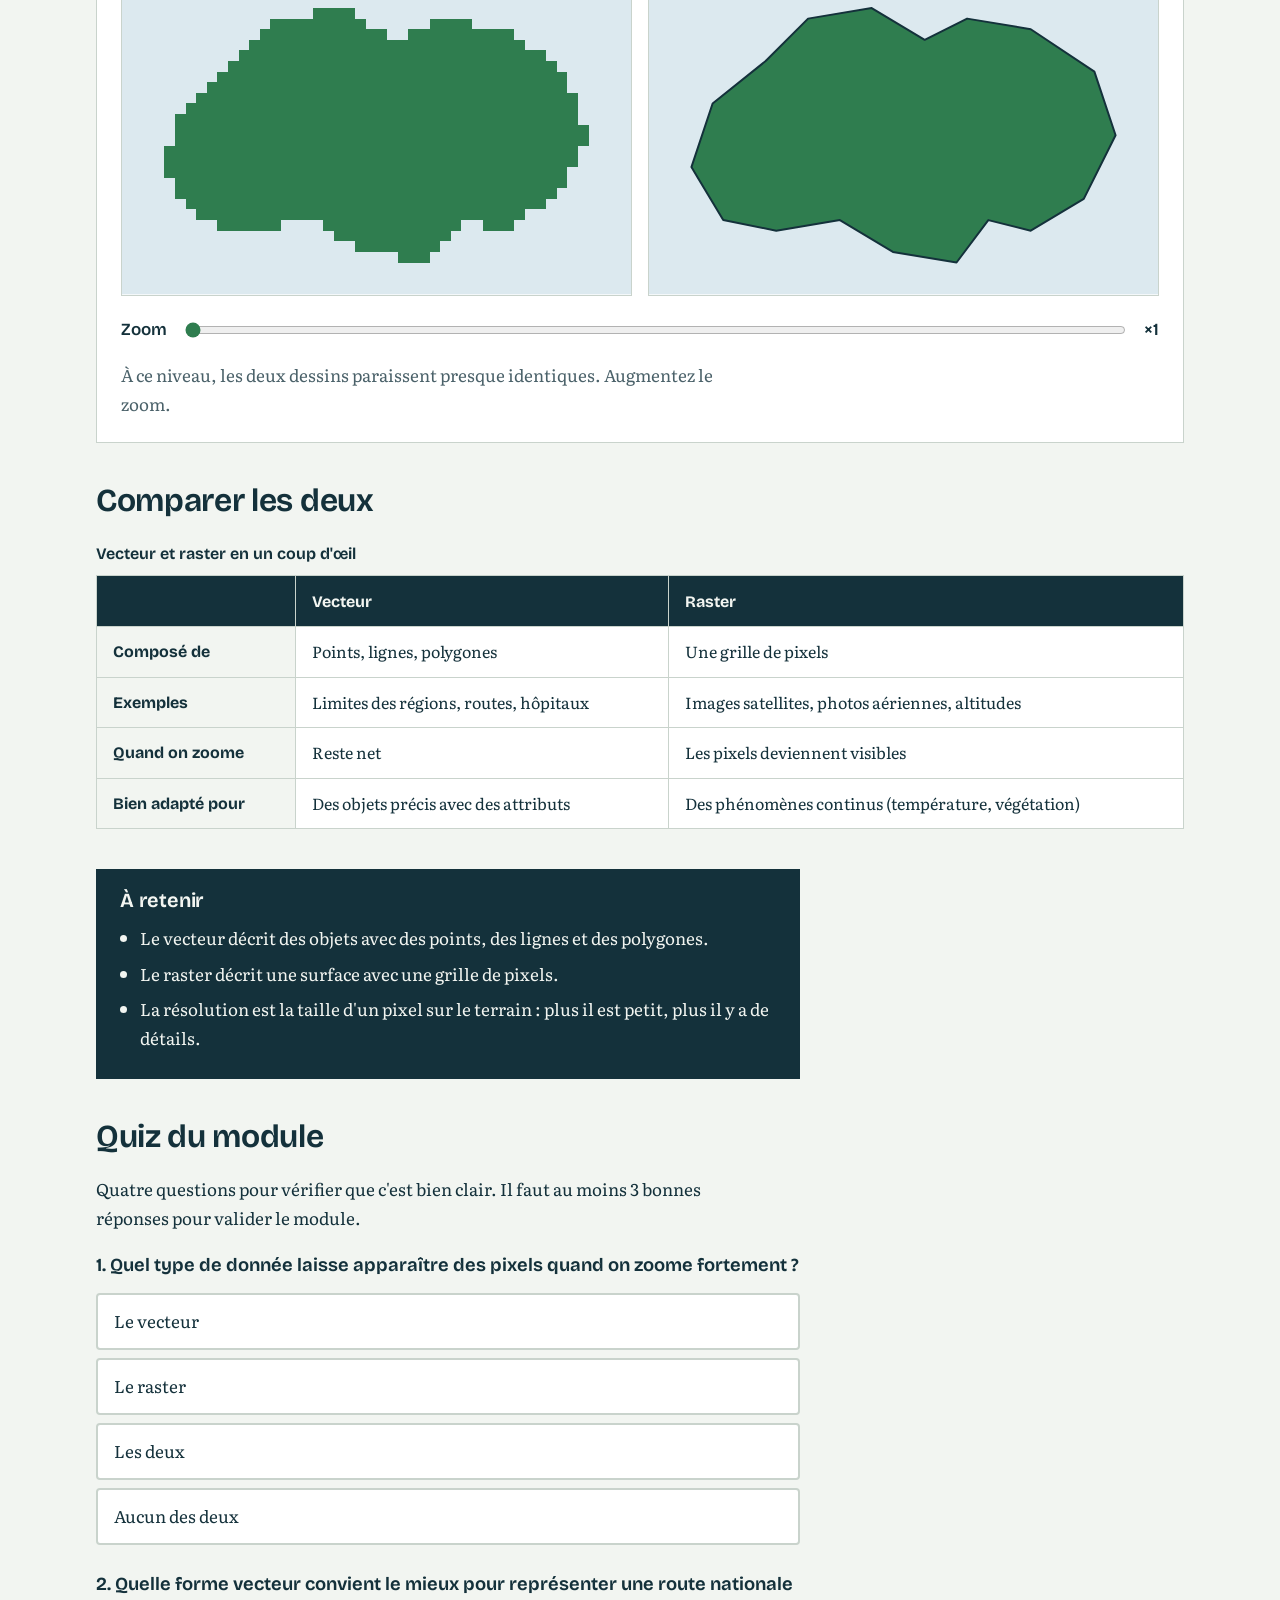
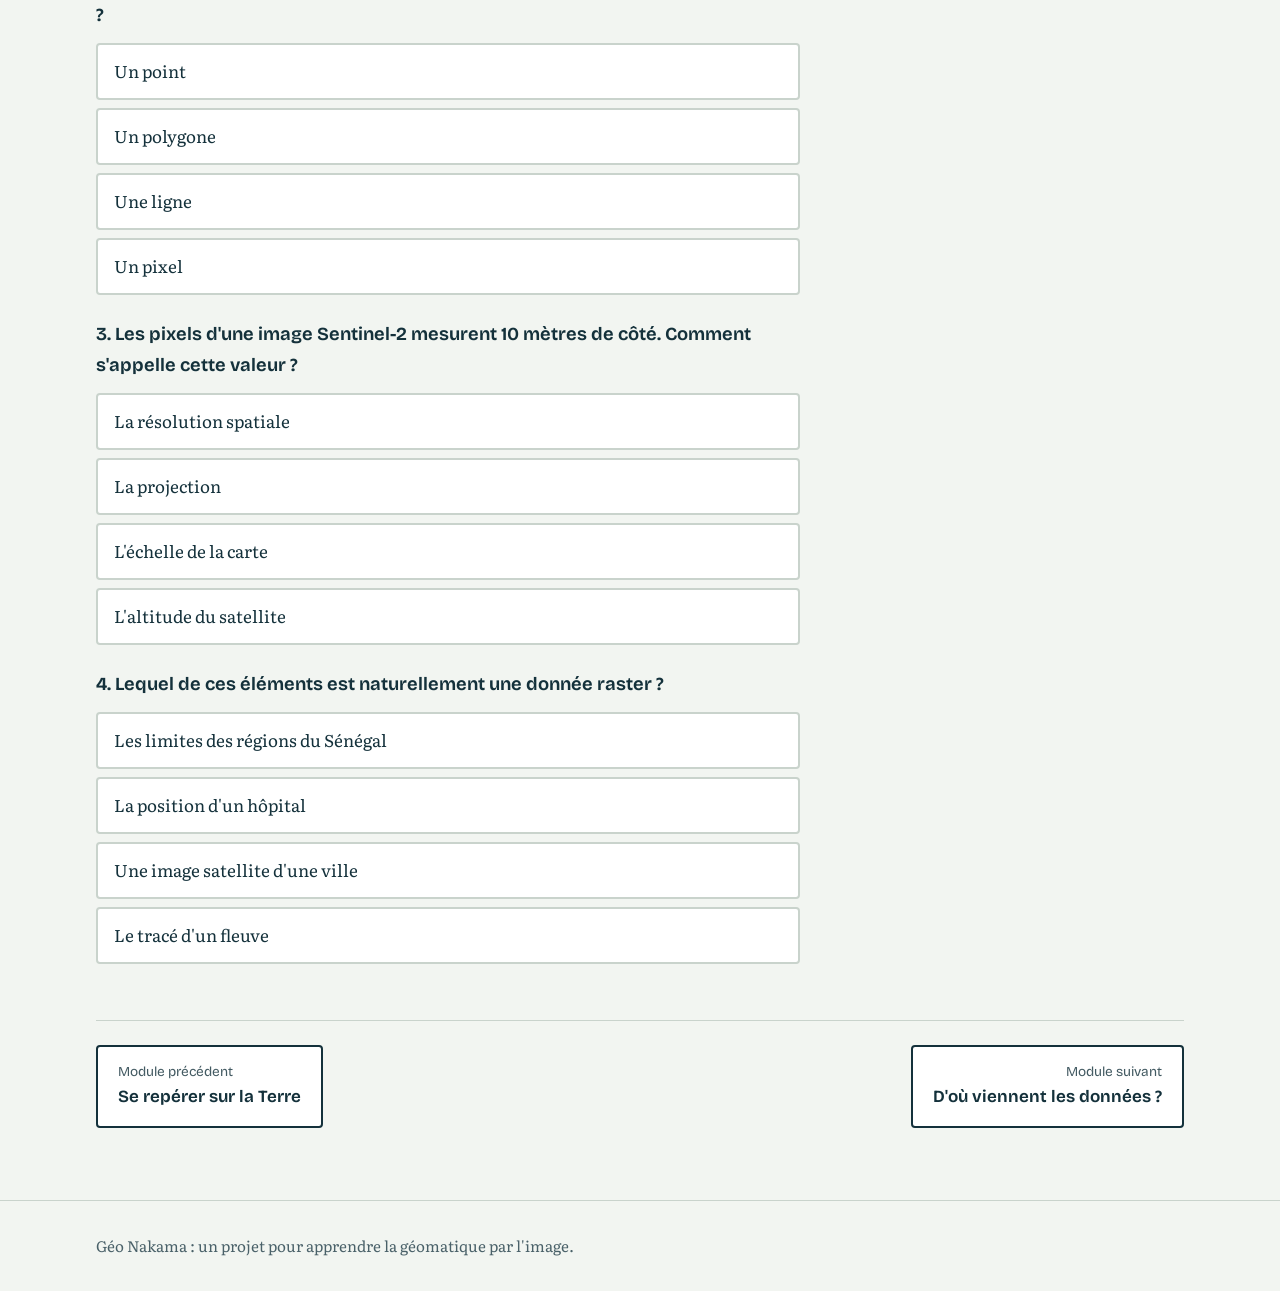
<file: lessons/debutant-vecteur-raster.html>
<!DOCTYPE html>
<html lang="fr">
<head>
  <meta charset="UTF-8">
  <meta name="viewport" content="width=device-width, initial-scale=1">
  <title>Vecteur et raster : Géo Nakama</title>

  <link rel="preconnect" href="https://fonts.googleapis.com">
  <link rel="preconnect" href="https://fonts.gstatic.com" crossorigin>
  <link href="https://fonts.googleapis.com/css2?family=Bricolage+Grotesque:wght@600;700&family=Literata:ital,wght@0,400;0,600;1,400&display=swap" rel="stylesheet">

  <!-- Attention : cette page est dans le dossier lessons/, donc on remonte d'un niveau avec ../ -->
  <link rel="stylesheet" href="../css/style.css">
</head>
<body>

  <header class="entete">
    <div class="conteneur">
      <a class="logo" href="../index.html">Géo Nakama</a>
      <nav class="navigation" aria-label="Navigation principale">
        <a href="../index.html#niveaux">Les niveaux</a>
      </nav>
    </div>
  </header>

  <main class="lecon">
    <div class="conteneur">

      <p class="fil"><a href="../index.html">Accueil</a> / Débutant / Vecteur et raster</p>

      <div class="lecon-entete">
        <h1>Vecteur et raster</h1>
        <p>Toute donnée spatiale est stockée sous l'une de ces deux formes. Les confondre est l'erreur la plus fréquente des débutants.</p>
      </div>

      <section class="objectifs" aria-labelledby="objectifs-titre">
        <h2 id="objectifs-titre">Objectifs de cette leçon</h2>
        <ul>
          <li>Expliquer la différence entre une donnée vecteur et une donnée raster.</li>
          <li>Reconnaître un point, une ligne et un polygone.</li>
          <li>Comprendre ce que veut dire « résolution » pour un raster.</li>
        </ul>
      </section>

      <!-- ===== 1. Le vecteur ===== -->
      <section class="lecon-section" aria-labelledby="vecteur-titre">
        <h2 id="vecteur-titre">Le vecteur : des formes décrites par des points</h2>
        <p>Une donnée vecteur dessine le monde avec des formes géométriques. Il en existe trois types :</p>
        <ul>
          <li><strong>Le point</strong> : un lieu précis, comme un hôpital ou une station météo.</li>
          <li><strong>La ligne</strong> : un trajet ou un cours d'eau, comme une route nationale ou le fleuve Sénégal.</li>
          <li><strong>Le polygone</strong> : une surface fermée, comme une région, un lac ou une forêt.</li>
        </ul>
        <p>Chaque forme est mémorisée par les coordonnées de ses points, et on peut lui associer des informations (son nom, sa population, son type) dans une table d'attributs.</p>
      </section>

      <!-- ===== 2. Le raster ===== -->
      <section class="lecon-section" aria-labelledby="raster-titre">
        <h2 id="raster-titre">Le raster : une grille de cellules</h2>
        <p>Une donnée raster découpe le territoire en une grille de petits carrés, les <strong>pixels</strong>. Chaque pixel porte une valeur : une couleur, une altitude, une température.</p>
        <p>Les images satellites, les photos aériennes et les modèles d'élévation sont des rasters.</p>
        <p>La taille d'un pixel sur le terrain s'appelle la <strong>résolution spatiale</strong>. Un satellite comme Sentinel-2 offre des pixels de 10 mètres, alors que ceux de Landsat font 30 mètres. Plus le pixel est petit, plus l'image est détaillée.</p>
      </section>

      <!-- ===== 3. Illustration interactive ===== -->
      <section class="lecon-section" style="max-width:none" aria-labelledby="demo-titre">
        <h2 id="demo-titre">À vous de jouer : zoomez sur la même forme</h2>
        <p>Les deux dessins représentent exactement la même forme. Déplacez le curseur pour zoomer sur son bord et regardez ce qui se passe de chaque côté.</p>

        <div class="demo">
          <div class="demo-panneaux">

            <figure class="panneau" style="margin:0">
              <figcaption>Raster</figcaption>
              <svg id="svg-raster" viewBox="0 0 240 160" role="img" aria-label="La forme dessinée avec des pixels">
                <rect width="240" height="160" fill="#dce9ef"/>
                <g id="cellules"></g>
              </svg>
            </figure>

            <figure class="panneau" style="margin:0">
              <figcaption>Vecteur</figcaption>
              <svg id="svg-vecteur" viewBox="0 0 240 160" role="img" aria-label="La forme dessinée avec une ligne continue">
                <rect width="240" height="160" fill="#dce9ef"/>
                <polygon id="forme" fill="#2f7d4f" stroke="#14313b" stroke-width="2"
                         stroke-linejoin="round" vector-effect="non-scaling-stroke"/>
              </svg>
            </figure>

          </div>

          <div class="demo-controle">
            <label for="zoom">Zoom</label>
            <input type="range" id="zoom" min="1" max="10" step="1" value="1">
            <output id="zoom-valeur" for="zoom">×1</output>
          </div>

          <p class="demo-message" id="demo-message" aria-live="polite"></p>
        </div>
      </section>

      <!-- ===== 4. Comparatif ===== -->
      <section class="lecon-section" style="max-width:none" aria-labelledby="comparatif-titre">
        <h2 id="comparatif-titre">Comparer les deux</h2>
        <div class="tableau-defile">
          <table class="comparatif">
            <caption>Vecteur et raster en un coup d'œil</caption>
            <thead>
              <tr><th scope="col"></th><th scope="col">Vecteur</th><th scope="col">Raster</th></tr>
            </thead>
            <tbody>
              <tr><th scope="row">Composé de</th><td>Points, lignes, polygones</td><td>Une grille de pixels</td></tr>
              <tr><th scope="row">Exemples</th><td>Limites des régions, routes, hôpitaux</td><td>Images satellites, photos aériennes, altitudes</td></tr>
              <tr><th scope="row">Quand on zoome</th><td>Reste net</td><td>Les pixels deviennent visibles</td></tr>
              <tr><th scope="row">Bien adapté pour</th><td>Des objets précis avec des attributs</td><td>Des phénomènes continus (température, végétation)</td></tr>
            </tbody>
          </table>
        </div>
      </section>

      <!-- ===== 5. À retenir ===== -->
      <section class="retenir" aria-labelledby="retenir-titre">
        <h2 id="retenir-titre">À retenir</h2>
        <ul>
          <li>Le vecteur décrit des objets avec des points, des lignes et des polygones.</li>
          <li>Le raster décrit une surface avec une grille de pixels.</li>
          <li>La résolution est la taille d'un pixel sur le terrain : plus il est petit, plus il y a de détails.</li>
        </ul>
      </section>

      <!-- ===== 6. Quiz du module ===== -->
      <section class="lecon-section" id="quiz" aria-labelledby="quiz-titre">
        <h2 id="quiz-titre">Quiz du module</h2>
        <p>Quatre questions pour vérifier que c'est bien clair. Il faut au moins 3 bonnes réponses pour valider le module.</p>
        <div id="quiz-conteneur" class="quiz"></div>
      </section>

      <nav class="nav-modules" aria-label="Navigation entre les modules">
        <a class="nav-precedent" href="debutant-se-reperer-sur-la-terre.html" rel="prev"><span class="nav-etiquette">Module précédent</span>Se repérer sur la Terre</a>
        <a class="nav-suivant" href="debutant-d-ou-viennent-les-donnees.html" rel="next"><span class="nav-etiquette">Module suivant</span>D'où viennent les données ?</a>
      </nav>

    </div>
  </main>

  <footer class="pied">
    <div class="conteneur">
      <p>Géo Nakama : un projet pour apprendre la géomatique par l'image.</p>
    </div>
  </footer>

  <!-- ===== Scripts partagés (on remonte d'un niveau avec ../) =====
       L'ordre compte : progress.js d'abord, car quiz.js s'en sert. -->
  <script src="../js/progress.js"></script>
  <script src="../js/quiz.js"></script>

  <!-- ===== Les questions de CE module =====
       Pour un autre module, on copie ce bloc et on change l'id et les questions.
       "bonne" est la position de la bonne réponse dans "choix" (on compte à partir de 0). -->
  <script>
    creerQuiz(document.getElementById("quiz-conteneur"), {
      id: "debutant-vecteur-raster",
      seuil: 3,
      questions: [
        {
          enonce: "Quel type de donnée laisse apparaître des pixels quand on zoome fortement ?",
          choix: ["Le vecteur", "Le raster", "Les deux", "Aucun des deux"],
          bonne: 1,
          explication: "Un raster est une grille de pixels : en zoomant, on finit par voir les carrés. Un vecteur, décrit par des points reliés, reste net."
        },
        {
          enonce: "Quelle forme vecteur convient le mieux pour représenter une route nationale ?",
          choix: ["Un point", "Un polygone", "Une ligne", "Un pixel"],
          bonne: 2,
          explication: "Une route est un tracé allongé : on la représente par une ligne. Le polygone sert aux surfaces (région, lac) et le point aux lieux précis (hôpital)."
        },
        {
          enonce: "Les pixels d'une image Sentinel-2 mesurent 10 mètres de côté. Comment s'appelle cette valeur ?",
          choix: ["La résolution spatiale", "La projection", "L'échelle de la carte", "L'altitude du satellite"],
          bonne: 0,
          explication: "La résolution spatiale est la taille d'un pixel sur le terrain. Plus elle est petite, plus l'image est détaillée."
        },
        {
          enonce: "Lequel de ces éléments est naturellement une donnée raster ?",
          choix: ["Les limites des régions du Sénégal", "La position d'un hôpital", "Une image satellite d'une ville", "Le tracé d'un fleuve"],
          bonne: 2,
          explication: "Une image satellite est une grille de pixels. Les limites de régions (polygones), les hôpitaux (points) et les fleuves (lignes) sont des vecteurs."
        }
      ]
    });
  </script>

  <!-- ===== Script de l'illustration interactive =====
       Idée : les deux dessins partagent la même forme. Quand on zoome, on ne change
       pas la forme : on change seulement la zone visible (l'attribut viewBox du SVG). -->
  <script>
    // La forme (liste de points [x, y]) dans un espace de 240 x 160
    const FORME = [
      [20,100],[30,70],[55,50],[75,30],[105,25],[130,40],[150,30],
      [180,35],[210,55],[220,85],[205,115],[180,130],[160,125],
      [145,145],[115,140],[90,125],[60,130],[35,125]
    ];

    const LARGEUR = 240;
    const HAUTEUR = 160;
    const TAILLE_PIXEL = 5;          // un pixel du raster = 5 unités du dessin
    const FOYER = [117.5, 32.5];     // le point sur lequel on zoome (sur le bord de la forme)
    const SVG_NS = "http://www.w3.org/2000/svg";

    // Test : le point (x, y) est-il à l'intérieur de la forme ?
    function estDansLaForme(x, y) {
      let dedans = false;
      for (let i = 0, j = FORME.length - 1; i < FORME.length; j = i++) {
        const [xi, yi] = FORME[i];
        const [xj, yj] = FORME[j];
        if ((yi > y) !== (yj > y) && x < ((xj - xi) * (y - yi)) / (yj - yi) + xi) {
          dedans = !dedans;
        }
      }
      return dedans;
    }

    // Côté vecteur : on donne les points au polygone
    document.getElementById("forme").setAttribute(
      "points", FORME.map(p => p.join(",")).join(" ")
    );

    // Côté raster : on colore chaque pixel dont le centre est dans la forme
    const groupeCellules = document.getElementById("cellules");
    for (let x = 0; x < LARGEUR; x += TAILLE_PIXEL) {
      for (let y = 0; y < HAUTEUR; y += TAILLE_PIXEL) {
        if (estDansLaForme(x + TAILLE_PIXEL / 2, y + TAILLE_PIXEL / 2)) {
          const pixel = document.createElementNS(SVG_NS, "rect");
          pixel.setAttribute("x", x);
          pixel.setAttribute("y", y);
          pixel.setAttribute("width", TAILLE_PIXEL);
          pixel.setAttribute("height", TAILLE_PIXEL);
          pixel.setAttribute("fill", "#2f7d4f");
          pixel.setAttribute("shape-rendering", "crispEdges");
          groupeCellules.appendChild(pixel);
        }
      }
    }

    // Le zoom : on réduit la zone visible autour du foyer
    const curseur = document.getElementById("zoom");
    const valeur = document.getElementById("zoom-valeur");
    const message = document.getElementById("demo-message");
    const svgRaster = document.getElementById("svg-raster");
    const svgVecteur = document.getElementById("svg-vecteur");

    function appliquerZoom() {
      const z = Number(curseur.value);
      const largeurVue = LARGEUR / z;
      const hauteurVue = HAUTEUR / z;

      // On centre la vue sur le foyer, sans sortir du dessin
      let x = FOYER[0] - largeurVue / 2;
      let y = FOYER[1] - hauteurVue / 2;
      x = Math.max(0, Math.min(x, LARGEUR - largeurVue));
      y = Math.max(0, Math.min(y, HAUTEUR - hauteurVue));

      const vue = x + " " + y + " " + largeurVue + " " + hauteurVue;
      svgRaster.setAttribute("viewBox", vue);
      svgVecteur.setAttribute("viewBox", vue);

      valeur.textContent = "×" + z;

      if (z <= 2) {
        message.textContent = "À ce niveau, les deux dessins paraissent presque identiques. Augmentez le zoom.";
      } else if (z <= 6) {
        message.textContent = "Regardez le bord à gauche : des marches apparaissent. Ce sont les pixels.";
      } else {
        message.textContent = "Le raster montre ses carrés : c'est sa résolution. Le vecteur reste net, car il est décrit par des points reliés, pas par une grille.";
      }
    }

    curseur.addEventListener("input", appliquerZoom);
    appliquerZoom();
  </script>

</body>
</html>
</file>
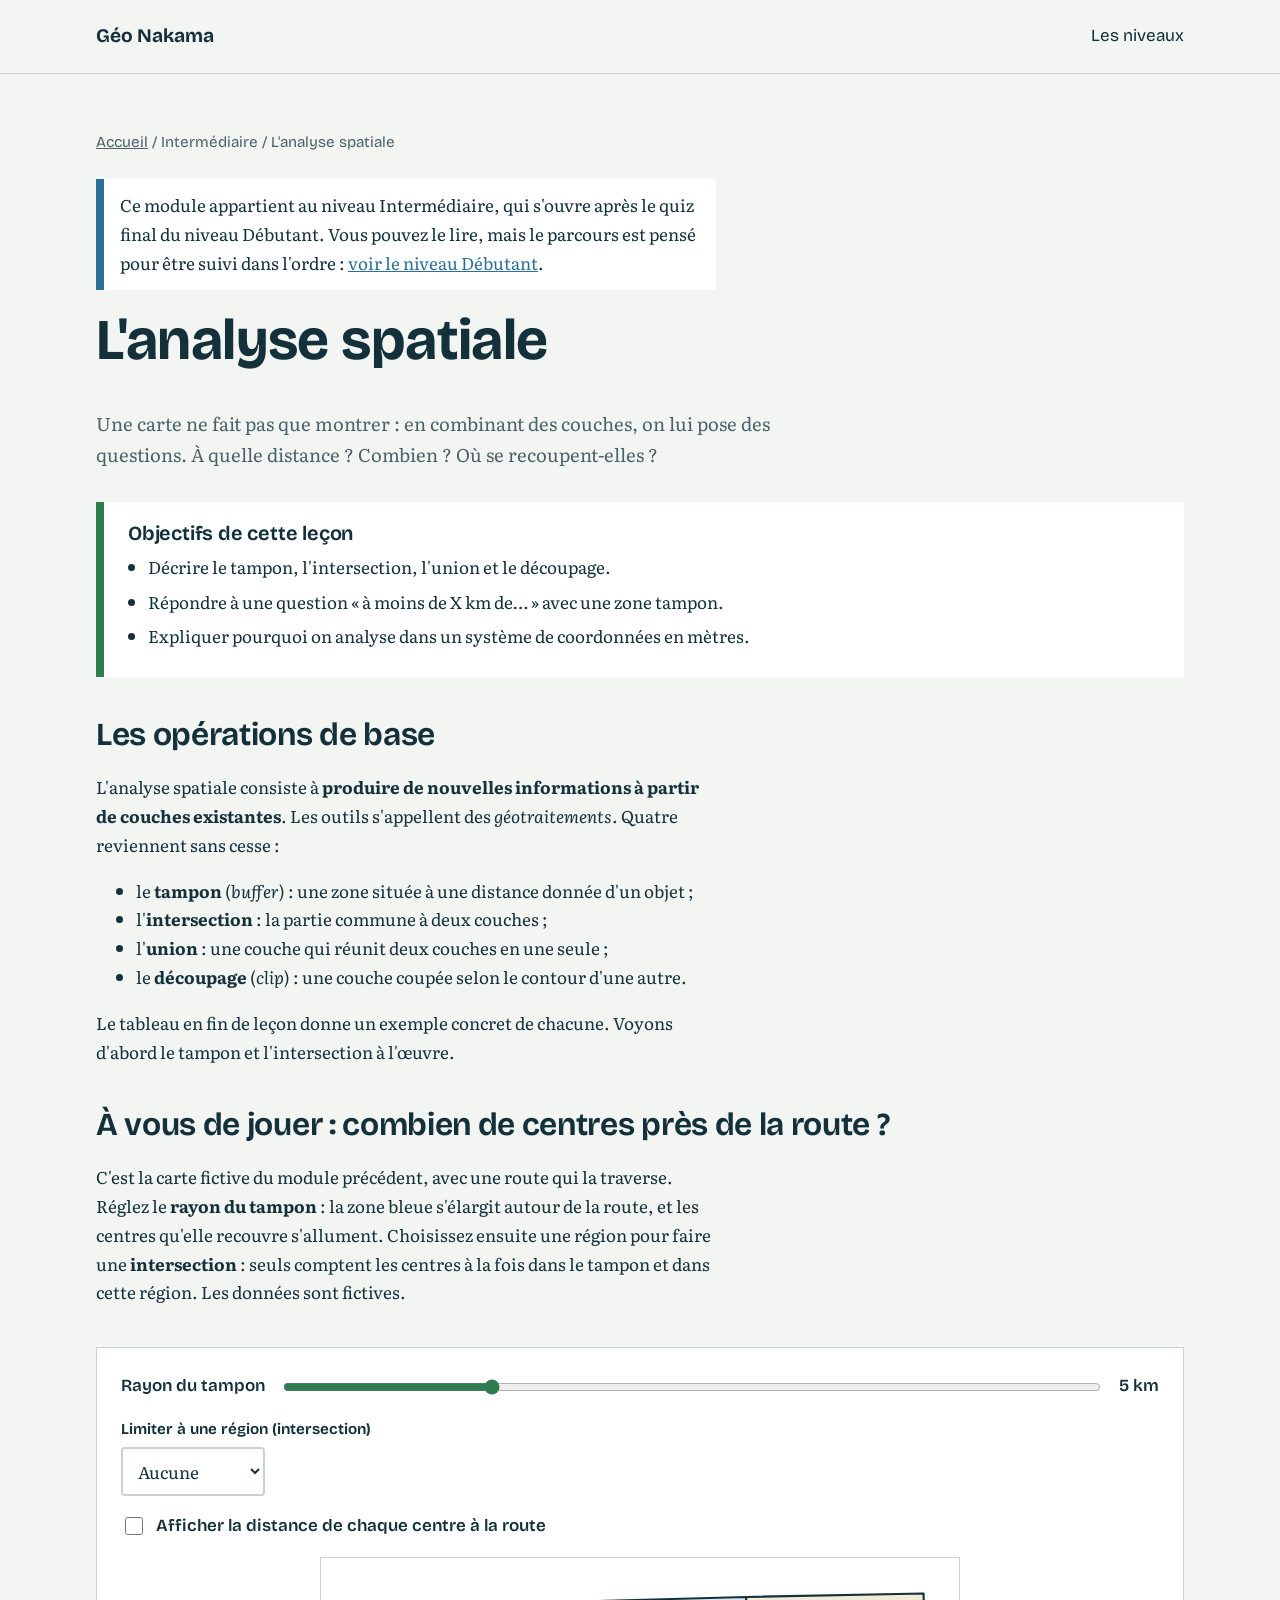
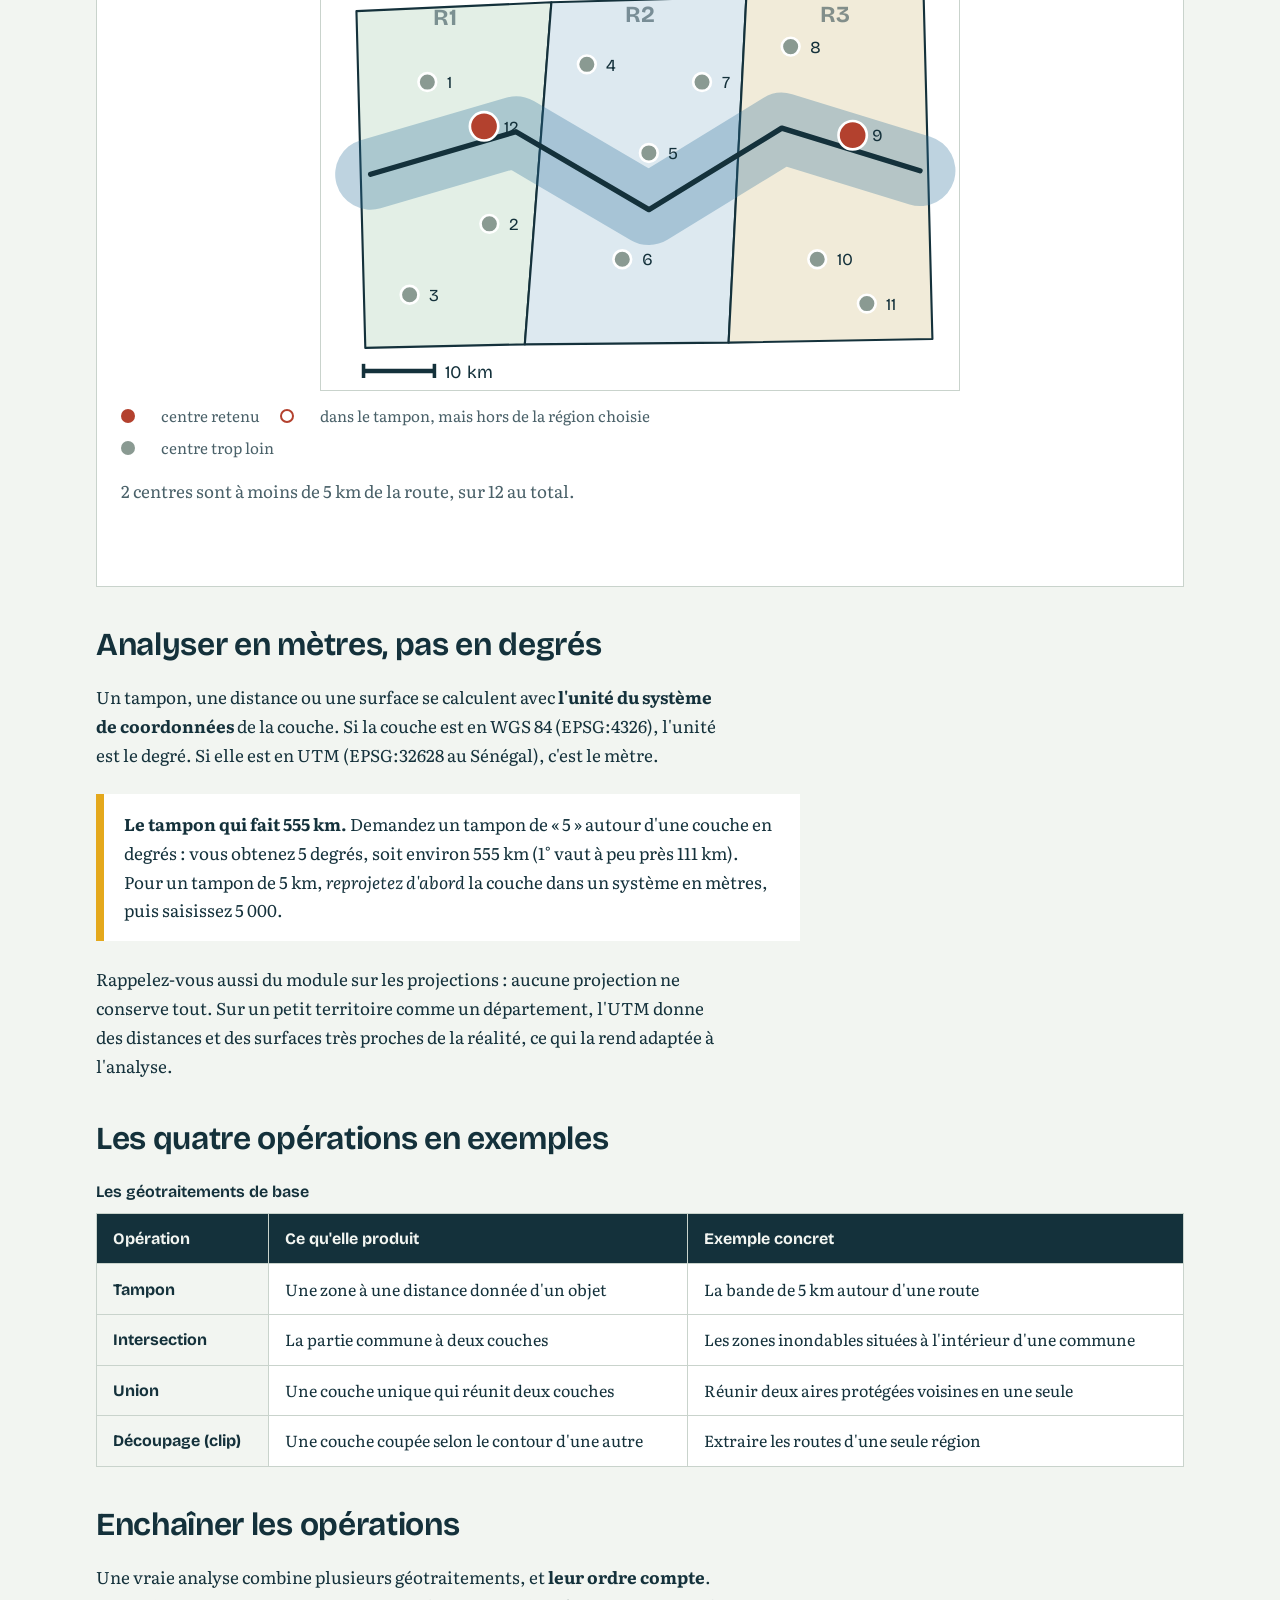
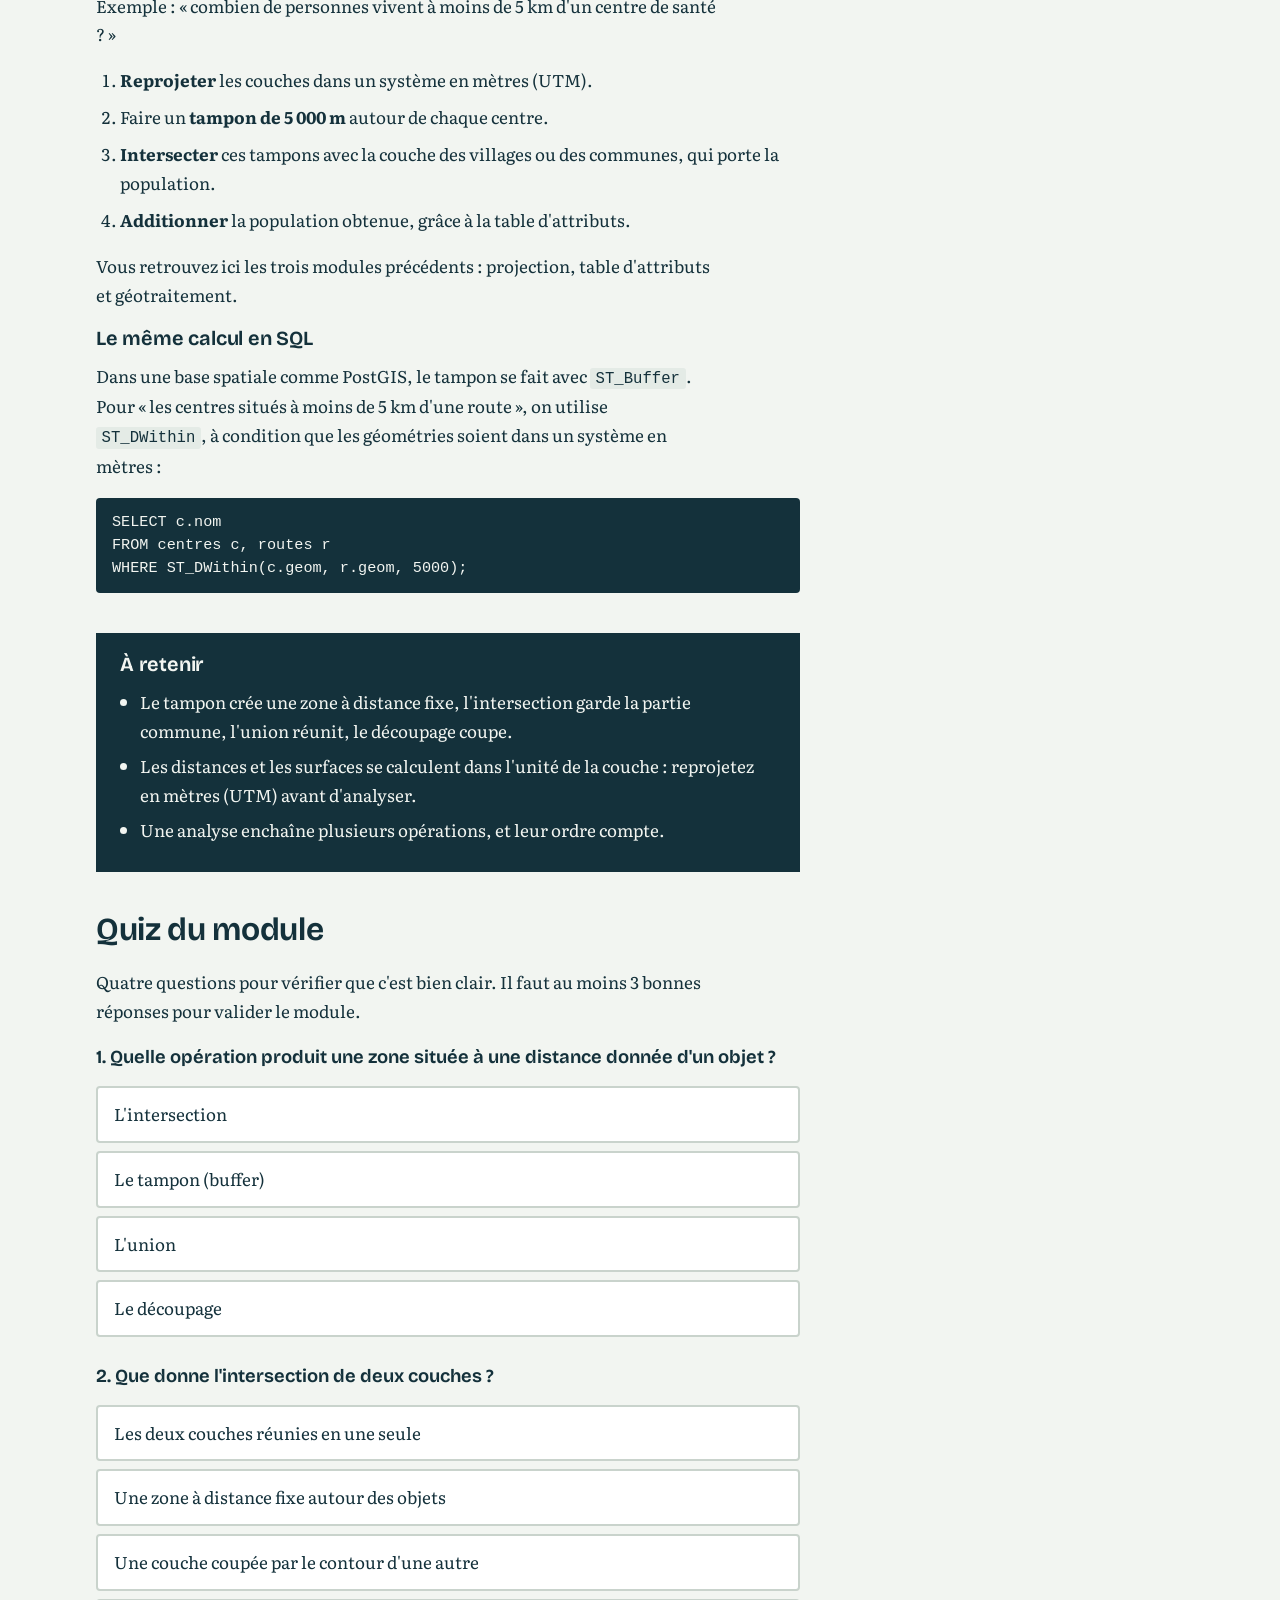
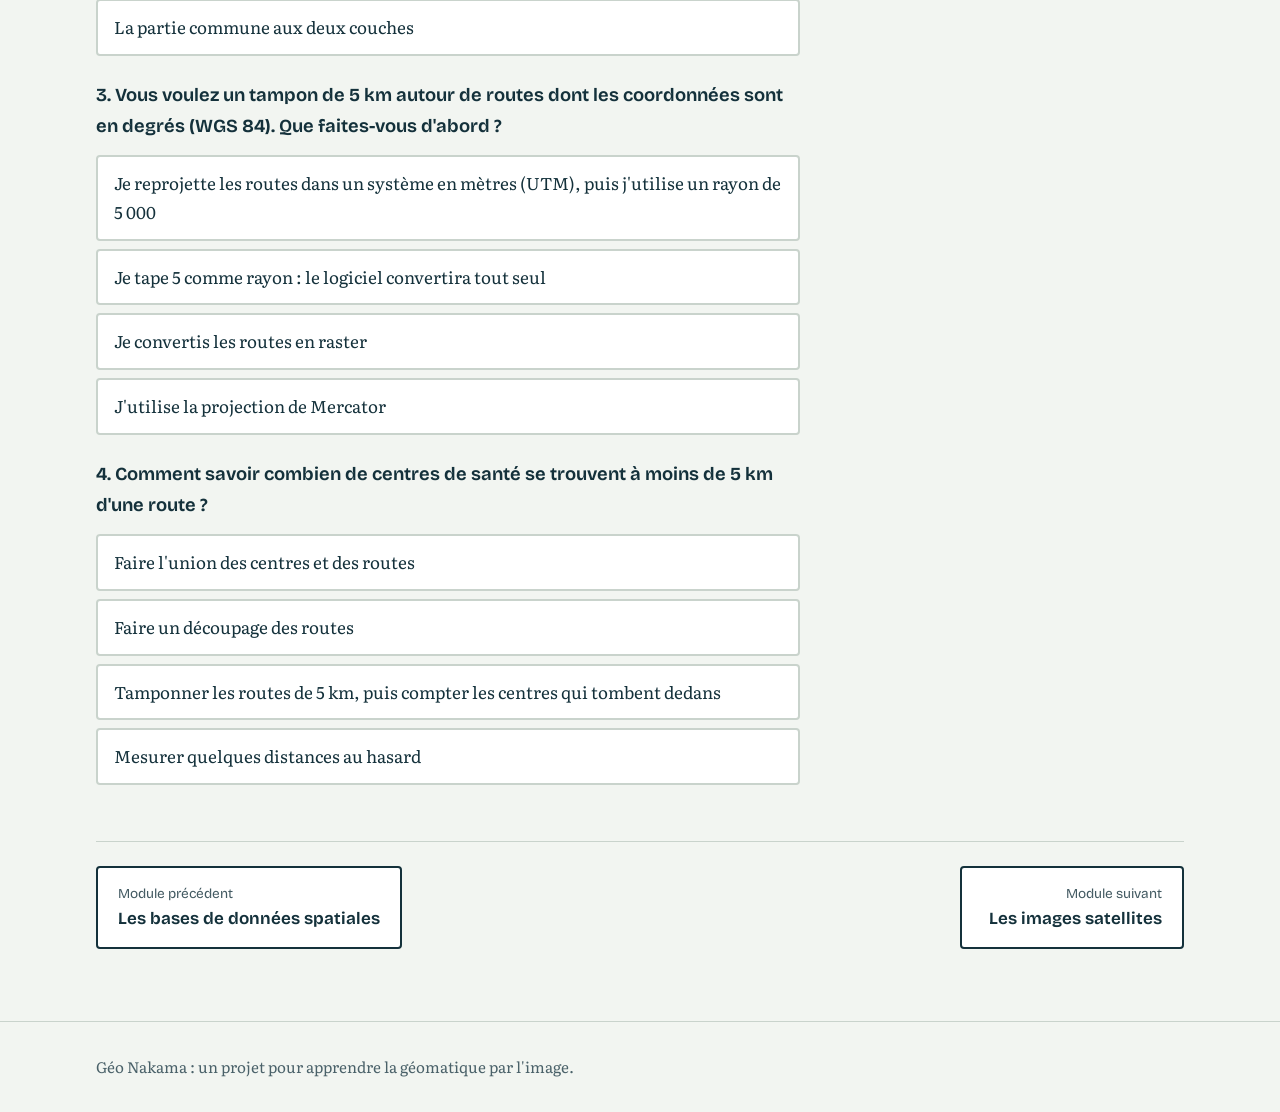
<file: lessons/intermediaire-analyse-spatiale.html>
<!DOCTYPE html>
<html lang="fr">
<head>
  <meta charset="UTF-8">
  <meta name="viewport" content="width=device-width, initial-scale=1">
  <title>L'analyse spatiale : Géo Nakama</title>

  <link rel="preconnect" href="https://fonts.googleapis.com">
  <link rel="preconnect" href="https://fonts.gstatic.com" crossorigin>
  <link href="https://fonts.googleapis.com/css2?family=Bricolage+Grotesque:wght@600;700&family=Literata:ital,wght@0,400;0,600;1,400&display=swap" rel="stylesheet">

  <link rel="stylesheet" href="../css/style.css">
</head>
<body>

  <header class="entete">
    <div class="conteneur">
      <a class="logo" href="../index.html">Géo Nakama</a>
      <nav class="navigation" aria-label="Navigation principale">
        <a href="../index.html#niveaux">Les niveaux</a>
      </nav>
    </div>
  </header>

  <main class="lecon">
    <div class="conteneur">

      <p class="fil"><a href="../index.html">Accueil</a> / Intermédiaire / L'analyse spatiale</p>

      <p class="quiz-info" id="avis-niveau" hidden>
        Ce module appartient au niveau Intermédiaire, qui s'ouvre après le quiz final du niveau Débutant.
        Vous pouvez le lire, mais le parcours est pensé pour être suivi dans l'ordre :
        <a href="debutant-quiz-final.html">voir le niveau Débutant</a>.
      </p>

      <div class="lecon-entete">
        <h1>L'analyse spatiale</h1>
        <p>Une carte ne fait pas que montrer : en combinant des couches, on lui pose des questions. À quelle distance ? Combien ? Où se recoupent-elles ?</p>
      </div>

      <section class="objectifs" aria-labelledby="objectifs-titre">
        <h2 id="objectifs-titre">Objectifs de cette leçon</h2>
        <ul>
          <li>Décrire le tampon, l'intersection, l'union et le découpage.</li>
          <li>Répondre à une question « à moins de X km de… » avec une zone tampon.</li>
          <li>Expliquer pourquoi on analyse dans un système de coordonnées en mètres.</li>
        </ul>
      </section>

      <!-- ===== 1. Les opérations ===== -->
      <section class="lecon-section" aria-labelledby="operations-titre">
        <h2 id="operations-titre">Les opérations de base</h2>
        <p>L'analyse spatiale consiste à <strong>produire de nouvelles informations à partir de couches existantes</strong>. Les outils s'appellent des <em>géotraitements</em>. Quatre reviennent sans cesse :</p>
        <ul>
          <li>le <strong>tampon</strong> (<em>buffer</em>) : une zone située à une distance donnée d'un objet ;</li>
          <li>l'<strong>intersection</strong> : la partie commune à deux couches ;</li>
          <li>l'<strong>union</strong> : une couche qui réunit deux couches en une seule ;</li>
          <li>le <strong>découpage</strong> (<em>clip</em>) : une couche coupée selon le contour d'une autre.</li>
        </ul>
        <p>Le tableau en fin de leçon donne un exemple concret de chacune. Voyons d'abord le tampon et l'intersection à l'œuvre.</p>
      </section>

      <!-- ===== 2. Illustration interactive ===== -->
      <section class="lecon-section" style="max-width:none" aria-labelledby="demo-titre">
        <h2 id="demo-titre">À vous de jouer : combien de centres près de la route ?</h2>
        <p>C'est la carte fictive du module précédent, avec une route qui la traverse. Réglez le <strong>rayon du tampon</strong> : la zone bleue s'élargit autour de la route, et les centres qu'elle recouvre s'allument. Choisissez ensuite une région pour faire une <strong>intersection</strong> : seuls comptent les centres à la fois dans le tampon et dans cette région. Les données sont fictives.</p>

        <div class="demo">
          <div class="demo-controle" style="margin-top:0">
            <label for="rayon">Rayon du tampon</label>
            <input type="range" id="rayon" min="0" max="20" step="1" value="5" aria-describedby="tampon-texte">
            <output id="rayon-valeur" for="rayon"></output>
          </div>

          <div class="requete" style="margin-top:1rem">
            <div>
              <label for="choix-region">Limiter à une région (intersection)</label>
              <select id="choix-region">
                <option value="">Aucune</option>
                <option value="R1">Région R1</option>
                <option value="R2">Région R2</option>
                <option value="R3">Région R3</option>
              </select>
            </div>
          </div>

          <label class="case"><input type="checkbox" id="voir-distances"> Afficher la distance de chaque centre à la route</label>

          <div style="max-width:40rem;margin:1rem auto 0">
            <svg id="svg-tampon" viewBox="0 0 360 244" role="img" aria-label="Carte fictive avec une route, une zone tampon autour d'elle et douze centres de santé"
                 style="display:block;width:100%;height:auto;border:1px solid var(--trait);background:#fff">
              <defs>
                <clipPath id="clip-region"><polygon id="clip-poly" points="0,0 0,0 0,0"/></clipPath>
              </defs>
              <g id="regions-tampon"></g>
              <g id="groupe-tampon">
                <polyline id="tampon-ligne" fill="none" stroke="#2a6f97" stroke-opacity="0.3" stroke-linecap="round" stroke-linejoin="round"/>
              </g>
              <polyline id="route-ligne" fill="none" stroke="#14313b" stroke-width="3" stroke-linecap="round" stroke-linejoin="round"/>
              <g id="points-tampon"></g>
              <g>
                <line x1="24" y1="233" x2="64" y2="233" stroke="#14313b" stroke-width="2.5"/>
                <line x1="24" y1="229" x2="24" y2="237" stroke="#14313b" stroke-width="2"/>
                <line x1="64" y1="229" x2="64" y2="237" stroke="#14313b" stroke-width="2"/>
                <text x="70" y="237" font-family="Bricolage Grotesque, system-ui, sans-serif" font-size="10" fill="#14313b">10 km</text>
              </g>
            </svg>
          </div>

          <p class="legende-carte">
            <span class="pastille-legende" style="background:#b3412e"></span> centre retenu
            <span class="pastille-legende creux"></span> dans le tampon, mais hors de la région choisie
            <span class="pastille-legende" style="background:#8a9a92"></span> centre trop loin
          </p>

          <p class="demo-message" id="tampon-texte" aria-live="polite" style="min-height:5em"></p>
        </div>
      </section>

      <!-- ===== 3. Mesurer en mètres ===== -->
      <section class="lecon-section" aria-labelledby="metres-titre">
        <h2 id="metres-titre">Analyser en mètres, pas en degrés</h2>
        <p>Un tampon, une distance ou une surface se calculent avec <strong>l'unité du système de coordonnées</strong> de la couche. Si la couche est en WGS 84 (EPSG:4326), l'unité est le degré. Si elle est en UTM (EPSG:32628 au Sénégal), c'est le mètre.</p>
        <div class="piege">
          <strong>Le tampon qui fait 555 km.</strong> Demandez un tampon de « 5 » autour d'une couche en degrés : vous obtenez 5 degrés, soit environ 555 km (1° vaut à peu près 111 km). Pour un tampon de 5 km, <em>reprojetez d'abord</em> la couche dans un système en mètres, puis saisissez 5 000.
        </div>
        <p>Rappelez-vous aussi du module sur les projections : aucune projection ne conserve tout. Sur un petit territoire comme un département, l'UTM donne des distances et des surfaces très proches de la réalité, ce qui la rend adaptée à l'analyse.</p>
      </section>

      <!-- ===== 4. Tableau ===== -->
      <section class="lecon-section" style="max-width:none" aria-labelledby="comparatif-titre">
        <h2 id="comparatif-titre">Les quatre opérations en exemples</h2>
        <p class="indice-defilement">Faites défiler le tableau vers la droite pour voir toutes les colonnes.</p>
        <div class="tableau-defile" tabindex="0" role="region" aria-label="Tableau des opérations d'analyse spatiale, défilant horizontalement">
          <table class="comparatif">
            <caption>Les géotraitements de base</caption>
            <thead>
              <tr>
                <th scope="col">Opération</th>
                <th scope="col">Ce qu'elle produit</th>
                <th scope="col">Exemple concret</th>
              </tr>
            </thead>
            <tbody>
              <tr>
                <th scope="row">Tampon</th>
                <td>Une zone à une distance donnée d'un objet</td>
                <td>La bande de 5 km autour d'une route</td>
              </tr>
              <tr>
                <th scope="row">Intersection</th>
                <td>La partie commune à deux couches</td>
                <td>Les zones inondables situées à l'intérieur d'une commune</td>
              </tr>
              <tr>
                <th scope="row">Union</th>
                <td>Une couche unique qui réunit deux couches</td>
                <td>Réunir deux aires protégées voisines en une seule</td>
              </tr>
              <tr>
                <th scope="row">Découpage (clip)</th>
                <td>Une couche coupée selon le contour d'une autre</td>
                <td>Extraire les routes d'une seule région</td>
              </tr>
            </tbody>
          </table>
        </div>
      </section>

      <!-- ===== 5. Enchaîner ===== -->
      <section class="lecon-section" aria-labelledby="chaine-titre">
        <h2 id="chaine-titre">Enchaîner les opérations</h2>
        <p>Une vraie analyse combine plusieurs géotraitements, et <strong>leur ordre compte</strong>. Exemple : « combien de personnes vivent à moins de 5 km d'un centre de santé ? »</p>
        <ol class="liste-elements">
          <li><strong>Reprojeter</strong> les couches dans un système en mètres (UTM).</li>
          <li>Faire un <strong>tampon de 5 000 m</strong> autour de chaque centre.</li>
          <li><strong>Intersecter</strong> ces tampons avec la couche des villages ou des communes, qui porte la population.</li>
          <li><strong>Additionner</strong> la population obtenue, grâce à la table d'attributs.</li>
        </ol>
        <p>Vous retrouvez ici les trois modules précédents : projection, table d'attributs et géotraitement.</p>

        <h3>Le même calcul en SQL</h3>
        <p>Dans une base spatiale comme PostGIS, le tampon se fait avec <code>ST_Buffer</code>. Pour « les centres situés à moins de 5 km d'une route », on utilise <code>ST_DWithin</code>, à condition que les géométries soient dans un système en mètres :</p>
        <pre class="code-sql">SELECT c.nom
FROM centres c, routes r
WHERE ST_DWithin(c.geom, r.geom, 5000);</pre>
      </section>

      <!-- ===== 6. À retenir ===== -->
      <section class="retenir" aria-labelledby="retenir-titre">
        <h2 id="retenir-titre">À retenir</h2>
        <ul>
          <li>Le tampon crée une zone à distance fixe, l'intersection garde la partie commune, l'union réunit, le découpage coupe.</li>
          <li>Les distances et les surfaces se calculent dans l'unité de la couche : reprojetez en mètres (UTM) avant d'analyser.</li>
          <li>Une analyse enchaîne plusieurs opérations, et leur ordre compte.</li>
        </ul>
      </section>

      <!-- ===== 7. Quiz ===== -->
      <section class="lecon-section" id="quiz" aria-labelledby="quiz-titre">
        <h2 id="quiz-titre">Quiz du module</h2>
        <p>Quatre questions pour vérifier que c'est bien clair. Il faut au moins 3 bonnes réponses pour valider le module.</p>
        <div id="quiz-conteneur" class="quiz"></div>
      </section>

      <nav class="nav-modules" aria-label="Navigation entre les modules">
        <a class="nav-precedent" href="intermediaire-bases-donnees-spatiales.html" rel="prev"><span class="nav-etiquette">Module précédent</span>Les bases de données spatiales</a>
        <a class="nav-suivant" href="intermediaire-images-satellites.html" rel="next"><span class="nav-etiquette">Module suivant</span>Les images satellites</a>
      </nav>

    </div>
  </main>

  <footer class="pied">
    <div class="conteneur">
      <p>Géo Nakama : un projet pour apprendre la géomatique par l'image.</p>
    </div>
  </footer>

  <script src="../js/progress.js"></script>
  <script src="../js/quiz.js"></script>

  <script>
    if (!Progression.estValide("debutant-quiz-final")) {
      document.getElementById("avis-niveau").hidden = false;
    }
  </script>

  <!-- Les questions de CE module -->
  <script>
    creerQuiz(document.getElementById("quiz-conteneur"), {
      id: "intermediaire-analyse-spatiale",
      seuil: 3,
      questions: [
        {
          enonce: "Quelle opération produit une zone située à une distance donnée d'un objet ?",
          choix: ["L'intersection", "Le tampon (buffer)", "L'union", "Le découpage"],
          bonne: 1,
          explication: "Le tampon entoure un objet (un point, une ligne, un polygone) d'une zone de largeur fixe. C'est l'outil des questions « à moins de X km de… »."
        },
        {
          enonce: "Que donne l'intersection de deux couches ?",
          choix: [
            "Les deux couches réunies en une seule",
            "Une zone à distance fixe autour des objets",
            "Une couche coupée par le contour d'une autre",
            "La partie commune aux deux couches"
          ],
          bonne: 3,
          explication: "L'intersection ne garde que ce qui appartient aux deux couches à la fois. Réunir deux couches, c'est l'union ; couper l'une avec l'autre, c'est le découpage."
        },
        {
          enonce: "Vous voulez un tampon de 5 km autour de routes dont les coordonnées sont en degrés (WGS 84). Que faites-vous d'abord ?",
          choix: [
            "Je reprojette les routes dans un système en mètres (UTM), puis j'utilise un rayon de 5 000",
            "Je tape 5 comme rayon : le logiciel convertira tout seul",
            "Je convertis les routes en raster",
            "J'utilise la projection de Mercator"
          ],
          bonne: 0,
          explication: "Dans une couche en degrés, un rayon de 5 vaut 5 degrés, soit environ 555 km. Il faut d'abord reprojeter en mètres pour que 5 000 signifie 5 km."
        },
        {
          enonce: "Comment savoir combien de centres de santé se trouvent à moins de 5 km d'une route ?",
          choix: [
            "Faire l'union des centres et des routes",
            "Faire un découpage des routes",
            "Tamponner les routes de 5 km, puis compter les centres qui tombent dedans",
            "Mesurer quelques distances au hasard"
          ],
          bonne: 2,
          explication: "On crée un tampon de 5 km autour des routes, puis on sélectionne les centres situés à l'intérieur. C'est exactement ce que fait la démonstration de cette leçon."
        }
      ]
    });
  </script>

  <!-- Script de la démonstration : tampon réglable et intersection avec une région -->
  <script>
    const SVG_NS = "http://www.w3.org/2000/svg";
    const KM_PAR_UNITE = 0.25;     // sur ce dessin, 1 unité vaut 0,25 km (donc 40 unités = 10 km)

    // La route est une ligne brisée : une liste de points reliés
    const ROUTE = [[28, 122], [110, 98], [185, 142], [260, 96], [338, 120]];

    const REGIONS = [
      { code: "R1", couleur: "#e3efe6", points: "20,30 130,25 115,218 25,220",   etiquette: [70, 38] },
      { code: "R2", couleur: "#dde9f0", points: "130,25 240,22 230,217 115,218", etiquette: [180, 36] },
      { code: "R3", couleur: "#f1ebd9", points: "240,22 340,20 345,215 230,217", etiquette: [290, 36] }
    ];

    // Les mêmes douze centres que dans le module précédent (positions du dessin)
    const CENTRES = [
      { id: 1,  region: "R1", x: 60,  y: 70  }, { id: 2,  region: "R1", x: 95,  y: 150 },
      { id: 3,  region: "R1", x: 50,  y: 190 }, { id: 4,  region: "R2", x: 150, y: 60  },
      { id: 5,  region: "R2", x: 185, y: 110 }, { id: 6,  region: "R2", x: 170, y: 170 },
      { id: 7,  region: "R2", x: 215, y: 70  }, { id: 8,  region: "R3", x: 265, y: 50  },
      { id: 9,  region: "R3", x: 300, y: 100 }, { id: 10, region: "R3", x: 280, y: 170 },
      { id: 11, region: "R3", x: 308, y: 195 }, { id: 12, region: "R1", x: 92,  y: 95  }
    ];

    // Distance d'un point à un segment [A, B] : on cherche le point du segment le plus proche
    function distanceSegment(px, py, ax, ay, bx, by) {
      const dx = bx - ax, dy = by - ay;
      const t = Math.max(0, Math.min(1, ((px - ax) * dx + (py - ay) * dy) / (dx * dx + dy * dy)));
      return Math.hypot(px - (ax + t * dx), py - (ay + t * dy));
    }

    // Distance d'un point à la route entière = la plus petite distance à l'un de ses segments
    function distanceRouteKm(c) {
      let mini = Infinity;
      for (let i = 0; i < ROUTE.length - 1; i++) {
        const d = distanceSegment(c.x, c.y, ROUTE[i][0], ROUTE[i][1], ROUTE[i + 1][0], ROUTE[i + 1][1]);
        if (d < mini) mini = d;
      }
      return mini * KM_PAR_UNITE;
    }
    CENTRES.forEach(function (c) { c.distKm = distanceRouteKm(c); });

    function creer(nom, attributs) {
      const e = document.createElementNS(SVG_NS, nom);
      Object.keys(attributs).forEach(function (k) { e.setAttribute(k, attributs[k]); });
      return e;
    }

    // ---------- Dessin fixe : régions, route ----------
    const groupeRegions = document.getElementById("regions-tampon");
    const polygonesRegions = {};
    REGIONS.forEach(function (r) {
      const poly = creer("polygon", { points: r.points, fill: r.couleur, stroke: "#14313b", "stroke-width": 1.2, "stroke-linejoin": "round" });
      groupeRegions.appendChild(poly);
      polygonesRegions[r.code] = poly;
      const t = creer("text", { x: r.etiquette[0], y: r.etiquette[1], "text-anchor": "middle", "font-family": "Bricolage Grotesque, system-ui, sans-serif", "font-size": 13, "font-weight": 700, fill: "#14313b", "fill-opacity": 0.5 });
      t.textContent = r.code;
      groupeRegions.appendChild(t);
    });

    const pointsRoute = ROUTE.map(function (p) { return p[0] + "," + p[1]; }).join(" ");
    document.getElementById("route-ligne").setAttribute("points", pointsRoute);
    document.getElementById("tampon-ligne").setAttribute("points", pointsRoute);

    // ---------- Les centres ----------
    const groupePoints = document.getElementById("points-tampon");
    const cercles = {}, etiquettes = {};
    CENTRES.forEach(function (c) {
      cercles[c.id] = creer("circle", { cx: c.x, cy: c.y, r: 5, fill: "#8a9a92", stroke: "#ffffff", "stroke-width": 1.5 });
      etiquettes[c.id] = creer("text", { x: c.x + 11, y: c.y + 3.5, "font-family": "Bricolage Grotesque, system-ui, sans-serif", "font-size": 9.5, fill: "#14313b" });
      groupePoints.appendChild(cercles[c.id]);
      groupePoints.appendChild(etiquettes[c.id]);
    });

    // ---------- Les commandes ----------
    const curseur = document.getElementById("rayon");
    const valeurRayon = document.getElementById("rayon-valeur");
    const choixRegion = document.getElementById("choix-region");
    const caseDistances = document.getElementById("voir-distances");
    const texte = document.getElementById("tampon-texte");
    const tampon = document.getElementById("tampon-ligne");
    const groupeTampon = document.getElementById("groupe-tampon");
    const clipPoly = document.getElementById("clip-poly");

    function enKm(valeur) { return valeur.toLocaleString("fr-FR", { minimumFractionDigits: 1, maximumFractionDigits: 1 }); }

    function mettreAJour() {
      const rayon = Number(curseur.value);          // en km
      const region = choixRegion.value;             // "" ou "R1", "R2", "R3"
      valeurRayon.textContent = rayon + " km";

      // Le tampon : une ligne très épaisse aux bouts arrondis, dont la demi-largeur vaut le rayon
      tampon.setAttribute("stroke-width", (2 * rayon / KM_PAR_UNITE).toFixed(1));
      tampon.setAttribute("visibility", rayon === 0 ? "hidden" : "visible");

      // L'intersection : on ne garde du tampon que la partie située dans la région choisie
      if (region) {
        const r = REGIONS.find(function (x) { return x.code === region; });
        clipPoly.setAttribute("points", r.points);
        groupeTampon.setAttribute("clip-path", "url(#clip-region)");
      } else {
        groupeTampon.removeAttribute("clip-path");
      }
      REGIONS.forEach(function (r) {
        polygonesRegions[r.code].setAttribute("fill-opacity", (!region || r.code === region) ? 1 : 0.4);
        polygonesRegions[r.code].setAttribute("stroke-width", r.code === region ? 2.5 : 1.2);
      });

      // Les centres : retenus, dans le tampon mais hors région, ou trop loin
      let retenus = 0, horsRegion = 0;
      CENTRES.forEach(function (c) {
        const dansTampon = rayon > 0 && c.distKm <= rayon;
        const dansRegion = !region || c.region === region;
        const cercle = cercles[c.id];
        if (dansTampon && dansRegion) {
          retenus++;
          cercle.setAttribute("r", 8); cercle.setAttribute("fill", "#b3412e"); cercle.setAttribute("stroke", "#ffffff"); cercle.setAttribute("stroke-width", 1.5);
        } else if (dansTampon) {
          horsRegion++;
          cercle.setAttribute("r", 7); cercle.setAttribute("fill", "#ffffff"); cercle.setAttribute("stroke", "#b3412e"); cercle.setAttribute("stroke-width", 2);
        } else {
          cercle.setAttribute("r", 5); cercle.setAttribute("fill", "#8a9a92"); cercle.setAttribute("stroke", "#ffffff"); cercle.setAttribute("stroke-width", 1.5);
        }
        etiquettes[c.id].textContent = caseDistances.checked ? enKm(c.distKm) + " km" : c.id;
      });

      // La phrase de lecture
      let phrase;
      if (rayon === 0) {
        phrase = "Rayon nul : le tampon est réduit à la route. Aucun centre n'est dessus.";
      } else if (!region) {
        phrase = retenus + (retenus > 1 ? " centres sont" : " centre est") + " à moins de " + rayon + " km de la route, sur 12 au total.";
      } else {
        phrase = retenus + (retenus > 1 ? " centres sont" : " centre est") + " à la fois à moins de " + rayon + " km de la route et dans la région " + region +
                 " : c'est l'intersection du tampon et de la région. " + horsRegion + (horsRegion > 1 ? " autres centres sont" : " autre centre est") +
                 " dans le tampon mais hors de la région.";
      }
      texte.textContent = phrase;
    }

    curseur.addEventListener("input", mettreAJour);
    choixRegion.addEventListener("change", mettreAJour);
    caseDistances.addEventListener("change", mettreAJour);
    mettreAJour();
  </script>

</body>
</html>
</file>
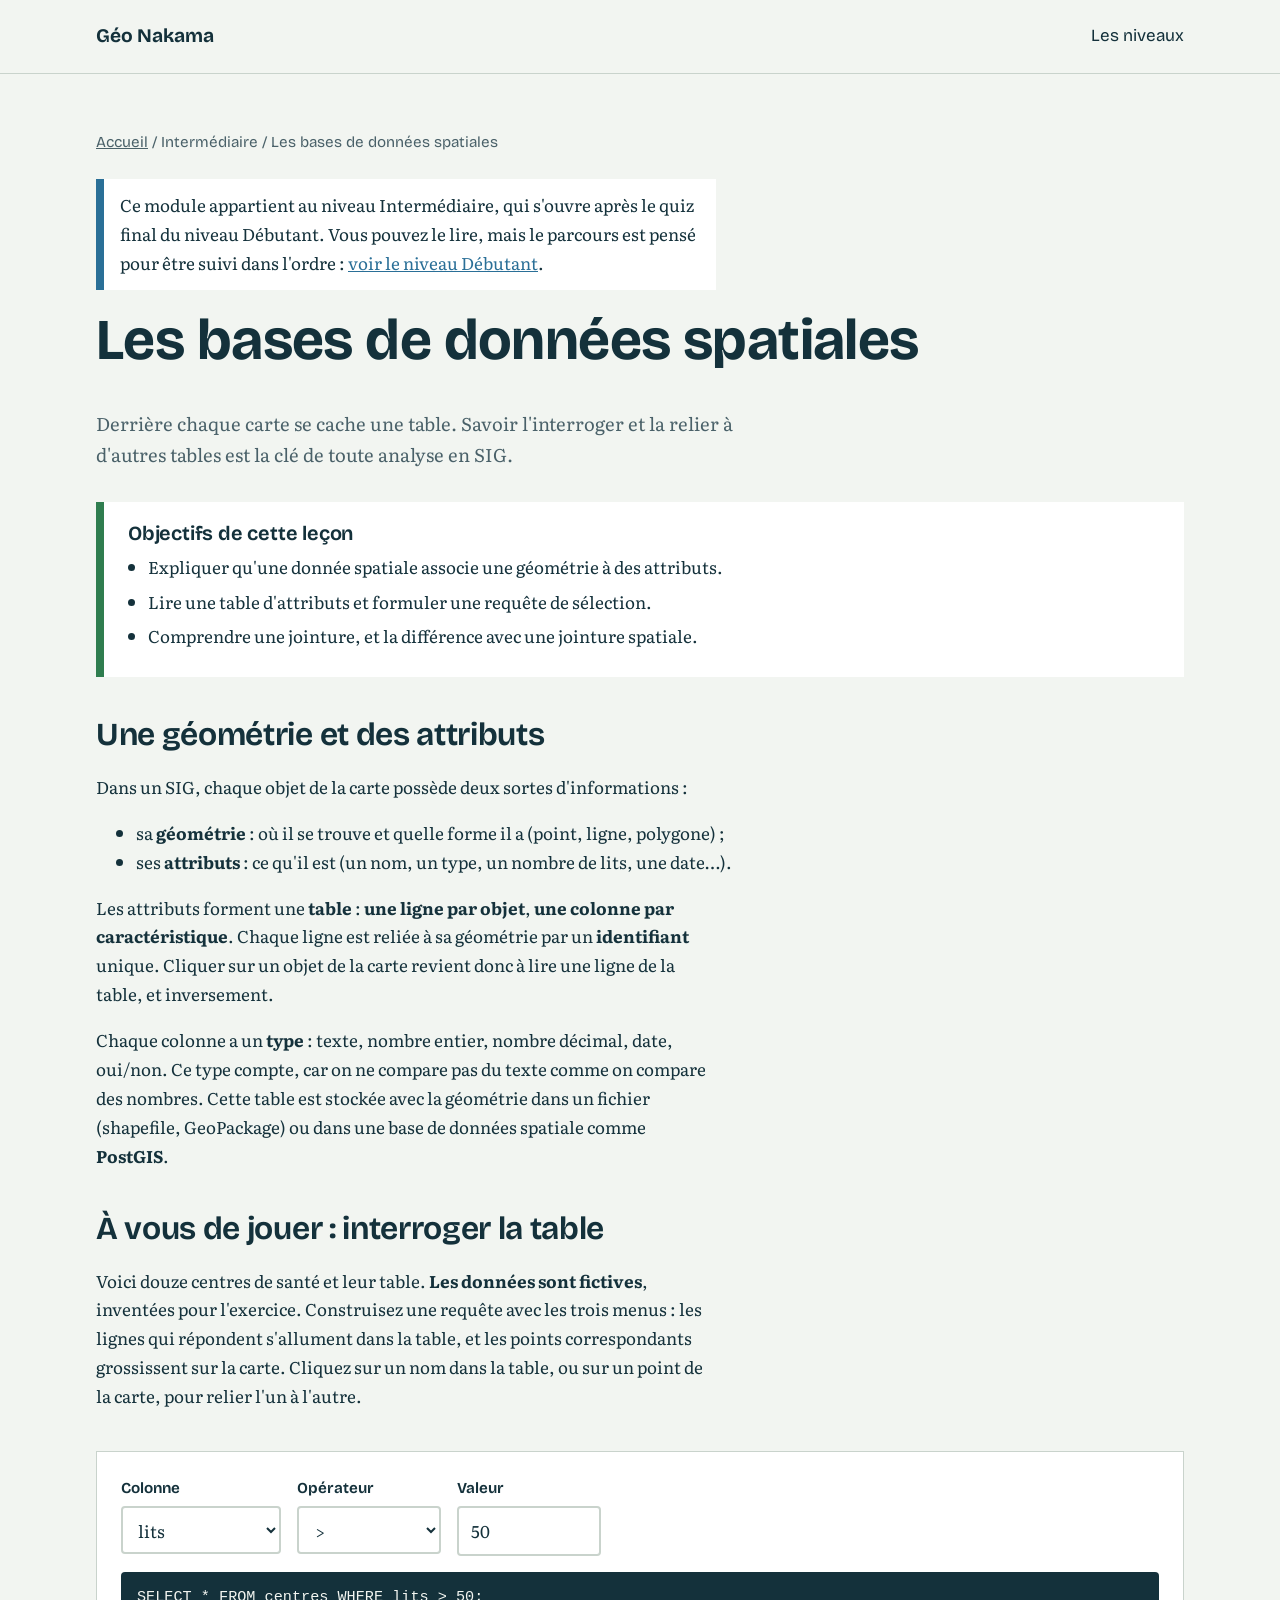
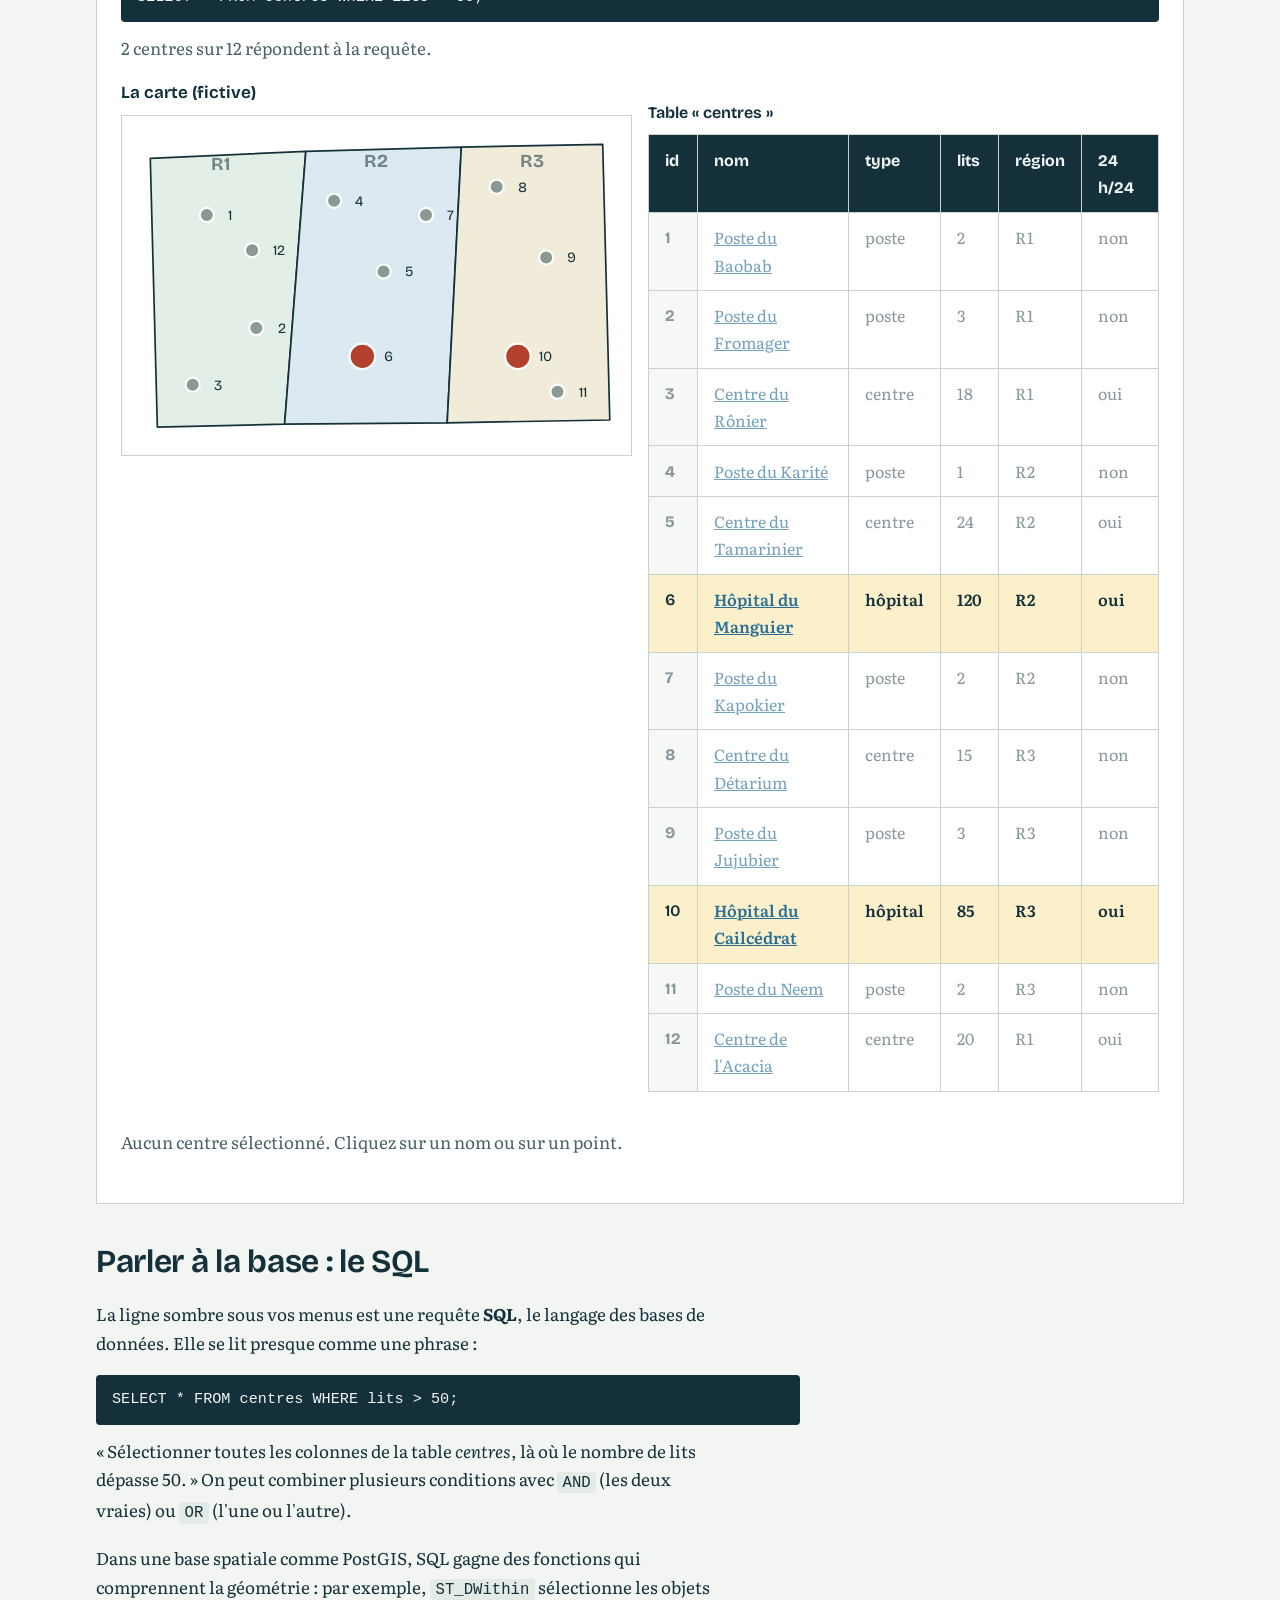
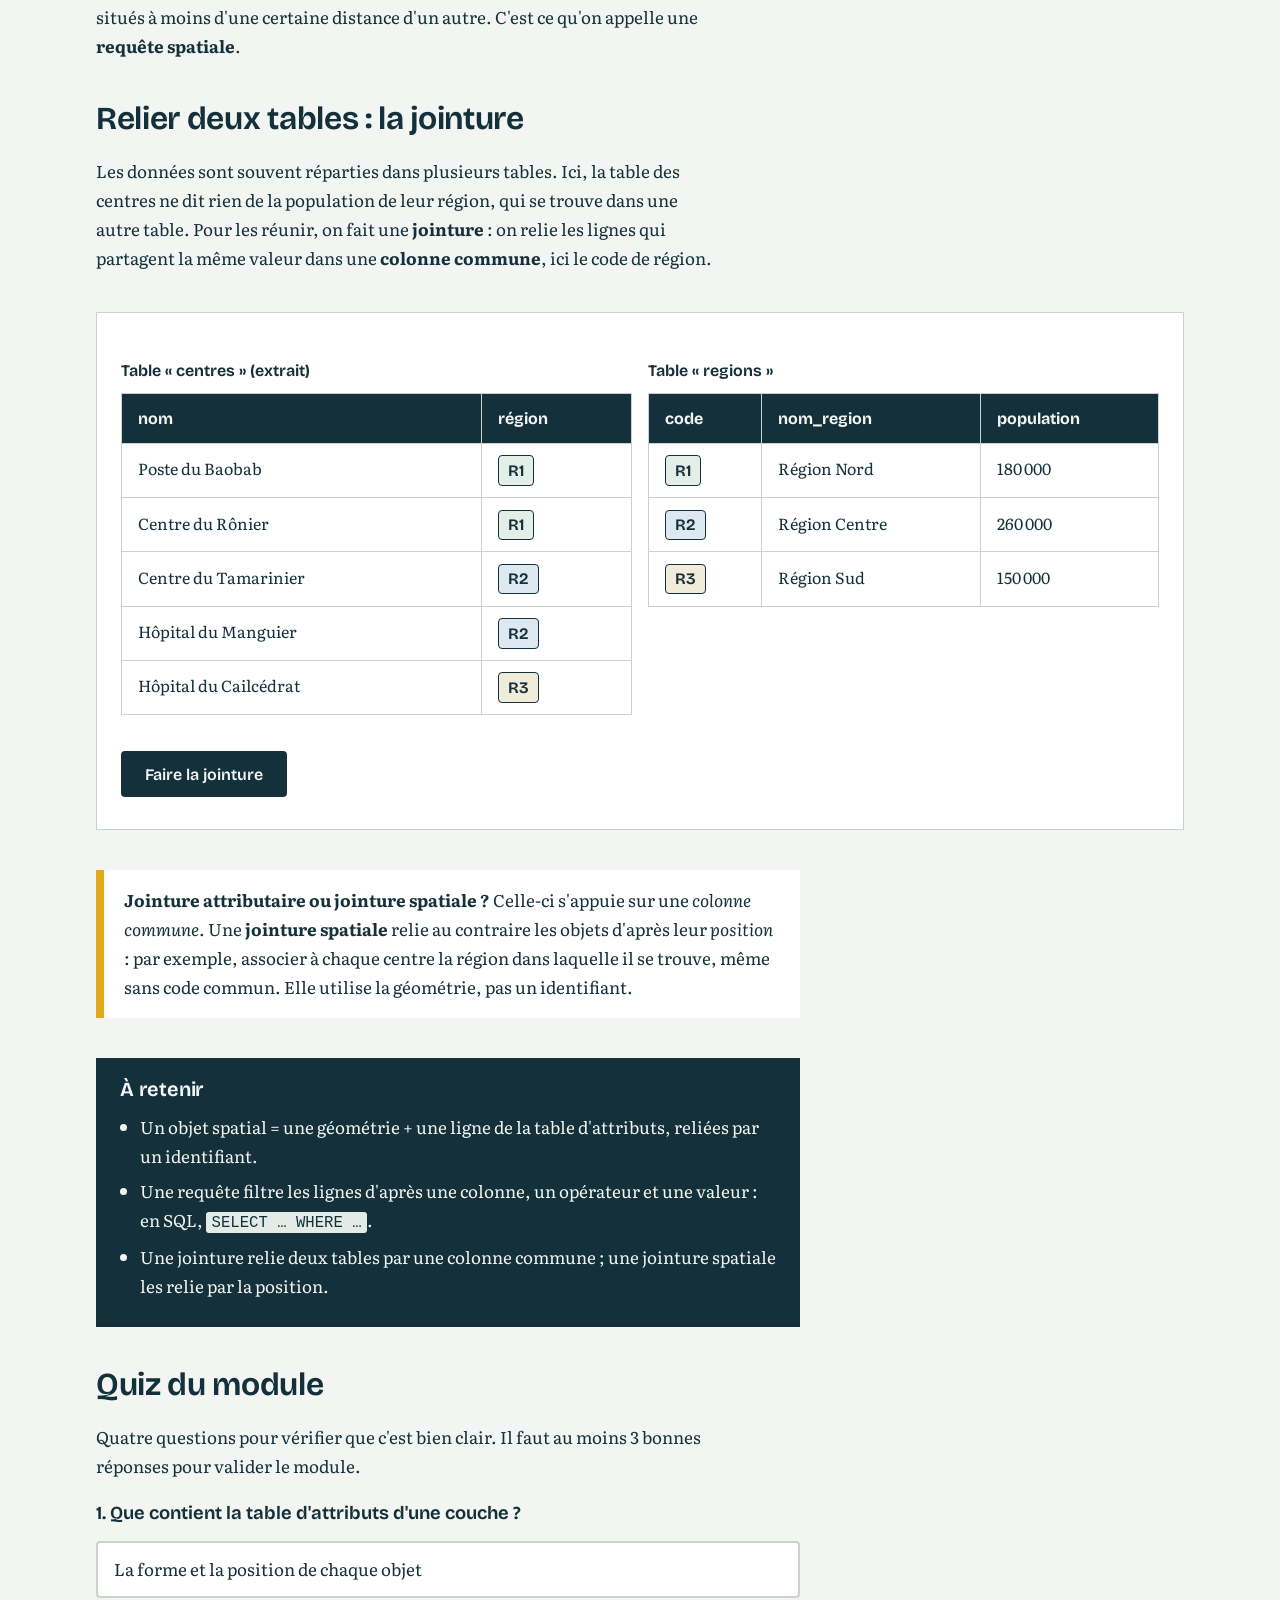
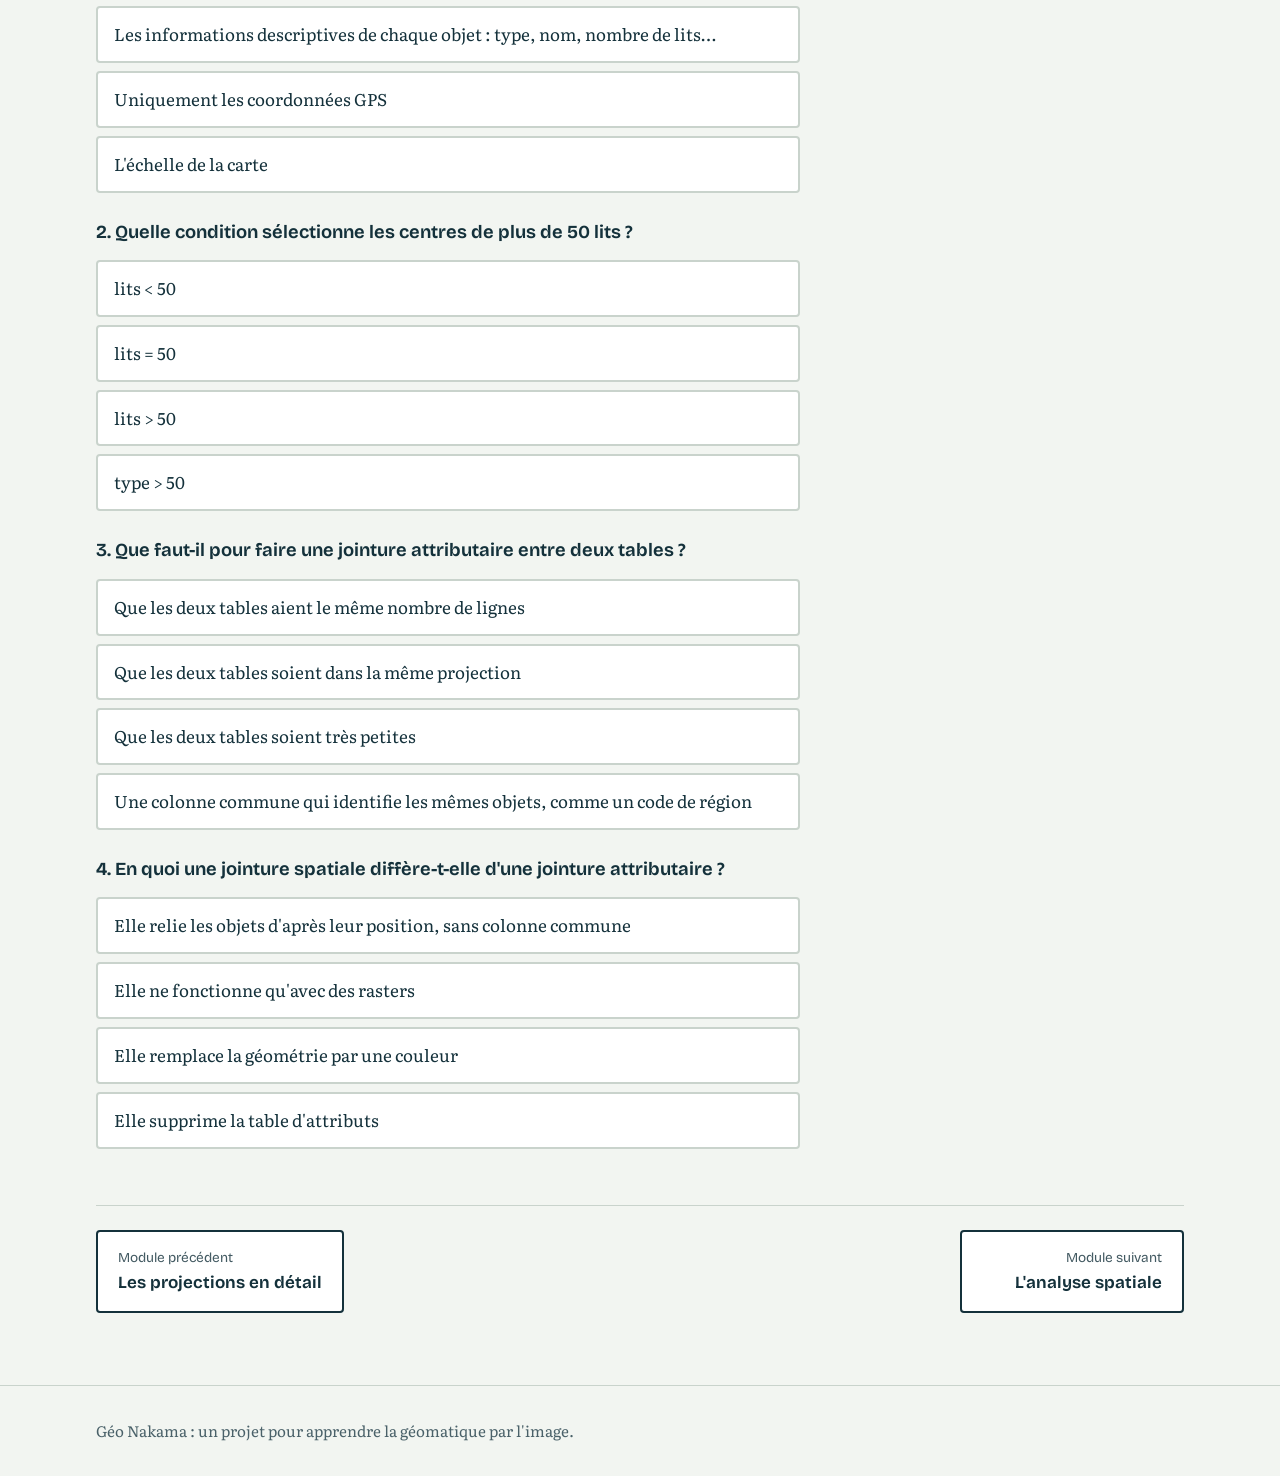
<file: lessons/intermediaire-bases-donnees-spatiales.html>
<!DOCTYPE html>
<html lang="fr">
<head>
  <meta charset="UTF-8">
  <meta name="viewport" content="width=device-width, initial-scale=1">
  <title>Les bases de données spatiales : Géo Nakama</title>

  <link rel="preconnect" href="https://fonts.googleapis.com">
  <link rel="preconnect" href="https://fonts.gstatic.com" crossorigin>
  <link href="https://fonts.googleapis.com/css2?family=Bricolage+Grotesque:wght@600;700&family=Literata:ital,wght@0,400;0,600;1,400&display=swap" rel="stylesheet">

  <link rel="stylesheet" href="../css/style.css">
</head>
<body>

  <header class="entete">
    <div class="conteneur">
      <a class="logo" href="../index.html">Géo Nakama</a>
      <nav class="navigation" aria-label="Navigation principale">
        <a href="../index.html#niveaux">Les niveaux</a>
      </nav>
    </div>
  </header>

  <main class="lecon">
    <div class="conteneur">

      <p class="fil"><a href="../index.html">Accueil</a> / Intermédiaire / Les bases de données spatiales</p>

      <p class="quiz-info" id="avis-niveau" hidden>
        Ce module appartient au niveau Intermédiaire, qui s'ouvre après le quiz final du niveau Débutant.
        Vous pouvez le lire, mais le parcours est pensé pour être suivi dans l'ordre :
        <a href="debutant-quiz-final.html">voir le niveau Débutant</a>.
      </p>

      <div class="lecon-entete">
        <h1>Les bases de données spatiales</h1>
        <p>Derrière chaque carte se cache une table. Savoir l'interroger et la relier à d'autres tables est la clé de toute analyse en SIG.</p>
      </div>

      <section class="objectifs" aria-labelledby="objectifs-titre">
        <h2 id="objectifs-titre">Objectifs de cette leçon</h2>
        <ul>
          <li>Expliquer qu'une donnée spatiale associe une géométrie à des attributs.</li>
          <li>Lire une table d'attributs et formuler une requête de sélection.</li>
          <li>Comprendre une jointure, et la différence avec une jointure spatiale.</li>
        </ul>
      </section>

      <!-- ===== 1. Géométrie + attributs ===== -->
      <section class="lecon-section" aria-labelledby="principe-titre">
        <h2 id="principe-titre">Une géométrie et des attributs</h2>
        <p>Dans un SIG, chaque objet de la carte possède deux sortes d'informations :</p>
        <ul>
          <li>sa <strong>géométrie</strong> : où il se trouve et quelle forme il a (point, ligne, polygone) ;</li>
          <li>ses <strong>attributs</strong> : ce qu'il est (un nom, un type, un nombre de lits, une date…).</li>
        </ul>
        <p>Les attributs forment une <strong>table</strong> : <strong>une ligne par objet</strong>, <strong>une colonne par caractéristique</strong>. Chaque ligne est reliée à sa géométrie par un <strong>identifiant</strong> unique. Cliquer sur un objet de la carte revient donc à lire une ligne de la table, et inversement.</p>
        <p>Chaque colonne a un <strong>type</strong> : texte, nombre entier, nombre décimal, date, oui/non. Ce type compte, car on ne compare pas du texte comme on compare des nombres. Cette table est stockée avec la géométrie dans un fichier (shapefile, GeoPackage) ou dans une base de données spatiale comme <strong>PostGIS</strong>.</p>
      </section>

      <!-- ===== 2. Illustration : carte + table + requête ===== -->
      <section class="lecon-section" style="max-width:none" aria-labelledby="requete-titre">
        <h2 id="requete-titre">À vous de jouer : interroger la table</h2>
        <p>Voici douze centres de santé et leur table. <strong>Les données sont fictives</strong>, inventées pour l'exercice. Construisez une requête avec les trois menus : les lignes qui répondent s'allument dans la table, et les points correspondants grossissent sur la carte. Cliquez sur un nom dans la table, ou sur un point de la carte, pour relier l'un à l'autre.</p>

        <div class="demo">
          <div class="requete">
            <div>
              <label for="req-champ">Colonne</label>
              <select id="req-champ">
                <option value="lits" selected>lits</option>
                <option value="type">type</option>
                <option value="region">région</option>
                <option value="h24">ouvert 24 h/24</option>
              </select>
            </div>
            <div>
              <label for="req-op">Opérateur</label>
              <select id="req-op"></select>
            </div>
            <div>
              <label for="req-valeur">Valeur</label>
              <select id="req-valeur" hidden></select>
              <input type="number" id="req-nombre" min="0" max="200" step="5" value="50">
            </div>
          </div>

          <pre class="code-sql" id="req-sql" aria-label="La requête équivalente en SQL"></pre>
          <p class="demo-message" id="req-resultat" aria-live="polite" style="min-height:0;margin-top:0.5rem"></p>

          <div class="demo-panneaux" style="margin-top:1rem">
            <figure class="panneau" style="margin:0">
              <figcaption>La carte (fictive)</figcaption>
              <svg id="svg-centres" viewBox="0 0 360 240" role="group" aria-label="Carte fictive de douze centres de santé répartis dans trois régions">
                <g id="regions-carte"></g>
                <circle id="anneau" r="11" fill="none" stroke="#14313b" stroke-width="2" stroke-dasharray="4 3" visibility="hidden"/>
                <g id="points-carte"></g>
              </svg>
            </figure>

            <div>
              <p class="indice-defilement">Faites défiler le tableau vers la droite pour voir toutes les colonnes.</p>
              <div class="tableau-defile" tabindex="0" role="region" aria-label="Table d'attributs des centres, défilante horizontalement">
                <table class="comparatif">
                  <caption>Table « centres »</caption>
                  <thead>
                    <tr>
                      <th scope="col">id</th>
                      <th scope="col">nom</th>
                      <th scope="col">type</th>
                      <th scope="col">lits</th>
                      <th scope="col">région</th>
                      <th scope="col">24 h/24</th>
                    </tr>
                  </thead>
                  <tbody id="corps-centres"></tbody>
                </table>
              </div>
            </div>
          </div>

          <p class="demo-message" id="selection-texte" aria-live="polite" style="min-height:3em"></p>
        </div>
      </section>

      <!-- ===== 3. SQL ===== -->
      <section class="lecon-section" aria-labelledby="sql-titre">
        <h2 id="sql-titre">Parler à la base : le SQL</h2>
        <p>La ligne sombre sous vos menus est une requête <strong>SQL</strong>, le langage des bases de données. Elle se lit presque comme une phrase :</p>
        <pre class="code-sql">SELECT * FROM centres WHERE lits &gt; 50;</pre>
        <p>« Sélectionner toutes les colonnes de la table <em>centres</em>, là où le nombre de lits dépasse 50. » On peut combiner plusieurs conditions avec <code>AND</code> (les deux vraies) ou <code>OR</code> (l'une ou l'autre).</p>
        <p>Dans une base spatiale comme PostGIS, SQL gagne des fonctions qui comprennent la géométrie : par exemple, <code>ST_DWithin</code> sélectionne les objets situés à moins d'une certaine distance d'un autre. C'est ce qu'on appelle une <strong>requête spatiale</strong>.</p>
      </section>

      <!-- ===== 4. Jointure ===== -->
      <section class="lecon-section" style="max-width:none" aria-labelledby="jointure-titre">
        <h2 id="jointure-titre">Relier deux tables : la jointure</h2>
        <p>Les données sont souvent réparties dans plusieurs tables. Ici, la table des centres ne dit rien de la population de leur région, qui se trouve dans une autre table. Pour les réunir, on fait une <strong>jointure</strong> : on relie les lignes qui partagent la même valeur dans une <strong>colonne commune</strong>, ici le code de région.</p>

        <div class="demo">
          <div class="demo-panneaux">
            <div>
              <div class="tableau-defile">
                <table class="comparatif">
                  <caption>Table « centres » (extrait)</caption>
                  <thead><tr><th scope="col">nom</th><th scope="col">région</th></tr></thead>
                  <tbody id="join-a"></tbody>
                </table>
              </div>
            </div>
            <div>
              <div class="tableau-defile">
                <table class="comparatif">
                  <caption>Table « regions »</caption>
                  <thead><tr><th scope="col">code</th><th scope="col">nom_region</th><th scope="col">population</th></tr></thead>
                  <tbody id="join-b"></tbody>
                </table>
              </div>
            </div>
          </div>

          <p style="margin:1rem 0 0.5rem"><button type="button" class="bouton" id="bouton-jointure" aria-expanded="false" aria-controls="join-resultat" style="border:0;font-size:1rem;cursor:pointer">Faire la jointure</button></p>

          <div id="join-resultat" hidden>
            <pre class="code-sql">SELECT c.nom, c.region, r.nom_region, r.population
FROM centres c
JOIN regions r ON c.region = r.code;</pre>
            <div class="tableau-defile">
              <table class="comparatif">
                <caption>Résultat de la jointure</caption>
                <thead>
                  <tr><th scope="col">nom</th><th scope="col">région</th><th scope="col">nom_region</th><th scope="col">population</th></tr>
                </thead>
                <tbody id="join-c"></tbody>
              </table>
            </div>
            <p class="demo-message" style="min-height:0">Chaque centre a récupéré les informations de sa région. La population est une donnée fictive.</p>
          </div>
        </div>

        <div class="piege">
          <strong>Jointure attributaire ou jointure spatiale ?</strong> Celle-ci s'appuie sur une <em>colonne commune</em>. Une <strong>jointure spatiale</strong> relie au contraire les objets d'après leur <em>position</em> : par exemple, associer à chaque centre la région dans laquelle il se trouve, même sans code commun. Elle utilise la géométrie, pas un identifiant.
        </div>
      </section>

      <!-- ===== 5. À retenir ===== -->
      <section class="retenir" aria-labelledby="retenir-titre">
        <h2 id="retenir-titre">À retenir</h2>
        <ul>
          <li>Un objet spatial = une géométrie + une ligne de la table d'attributs, reliées par un identifiant.</li>
          <li>Une requête filtre les lignes d'après une colonne, un opérateur et une valeur : en SQL, <code>SELECT … WHERE …</code>.</li>
          <li>Une jointure relie deux tables par une colonne commune ; une jointure spatiale les relie par la position.</li>
        </ul>
      </section>

      <!-- ===== 6. Quiz ===== -->
      <section class="lecon-section" id="quiz" aria-labelledby="quiz-titre">
        <h2 id="quiz-titre">Quiz du module</h2>
        <p>Quatre questions pour vérifier que c'est bien clair. Il faut au moins 3 bonnes réponses pour valider le module.</p>
        <div id="quiz-conteneur" class="quiz"></div>
      </section>

      <nav class="nav-modules" aria-label="Navigation entre les modules">
        <a class="nav-precedent" href="intermediaire-projections.html" rel="prev"><span class="nav-etiquette">Module précédent</span>Les projections en détail</a>
        <a class="nav-suivant" href="intermediaire-analyse-spatiale.html" rel="next"><span class="nav-etiquette">Module suivant</span>L'analyse spatiale</a>
      </nav>

    </div>
  </main>

  <footer class="pied">
    <div class="conteneur">
      <p>Géo Nakama : un projet pour apprendre la géomatique par l'image.</p>
    </div>
  </footer>

  <script src="../js/progress.js"></script>
  <script src="../js/quiz.js"></script>

  <script>
    if (!Progression.estValide("debutant-quiz-final")) {
      document.getElementById("avis-niveau").hidden = false;
    }
  </script>

  <!-- Les questions de CE module -->
  <script>
    creerQuiz(document.getElementById("quiz-conteneur"), {
      id: "intermediaire-bases-de-donnees-spatiales",
      seuil: 3,
      questions: [
        {
          enonce: "Que contient la table d'attributs d'une couche ?",
          choix: [
            "La forme et la position de chaque objet",
            "Les informations descriptives de chaque objet : type, nom, nombre de lits…",
            "Uniquement les coordonnées GPS",
            "L'échelle de la carte"
          ],
          bonne: 1,
          explication: "La géométrie dit où est l'objet et quelle forme il a. La table d'attributs dit ce qu'il est. Chaque ligne est reliée à sa géométrie par un identifiant."
        },
        {
          enonce: "Quelle condition sélectionne les centres de plus de 50 lits ?",
          choix: ["lits < 50", "lits = 50", "lits > 50", "type > 50"],
          bonne: 2,
          explication: "« Plus de 50 » s'écrit lits > 50. En SQL complet : SELECT * FROM centres WHERE lits > 50;"
        },
        {
          enonce: "Que faut-il pour faire une jointure attributaire entre deux tables ?",
          choix: [
            "Que les deux tables aient le même nombre de lignes",
            "Que les deux tables soient dans la même projection",
            "Que les deux tables soient très petites",
            "Une colonne commune qui identifie les mêmes objets, comme un code de région"
          ],
          bonne: 3,
          explication: "La jointure relie les lignes qui ont la même valeur dans la colonne commune. Sans elle, on ne sait pas quelle ligne de l'une correspond à quelle ligne de l'autre."
        },
        {
          enonce: "En quoi une jointure spatiale diffère-t-elle d'une jointure attributaire ?",
          choix: [
            "Elle relie les objets d'après leur position, sans colonne commune",
            "Elle ne fonctionne qu'avec des rasters",
            "Elle remplace la géométrie par une couleur",
            "Elle supprime la table d'attributs"
          ],
          bonne: 0,
          explication: "Une jointure spatiale s'appuie sur la géométrie : par exemple, associer chaque centre à la région dans laquelle il se trouve."
        }
      ]
    });
  </script>

  <!-- Script des démonstrations : la requête et la jointure -->
  <script>
    const SVG_NS = "http://www.w3.org/2000/svg";

    // ---------- Les données (fictives) ----------
    const CENTRES = [
      { id: 1,  nom: "Poste du Baobab",       type: "poste",   lits: 2,   region: "R1", h24: "non", x: 60,  y: 70  },
      { id: 2,  nom: "Poste du Fromager",     type: "poste",   lits: 3,   region: "R1", h24: "non", x: 95,  y: 150 },
      { id: 3,  nom: "Centre du Rônier",      type: "centre",  lits: 18,  region: "R1", h24: "oui", x: 50,  y: 190 },
      { id: 4,  nom: "Poste du Karité",       type: "poste",   lits: 1,   region: "R2", h24: "non", x: 150, y: 60  },
      { id: 5,  nom: "Centre du Tamarinier",  type: "centre",  lits: 24,  region: "R2", h24: "oui", x: 185, y: 110 },
      { id: 6,  nom: "Hôpital du Manguier",   type: "hôpital", lits: 120, region: "R2", h24: "oui", x: 170, y: 170 },
      { id: 7,  nom: "Poste du Kapokier",     type: "poste",   lits: 2,   region: "R2", h24: "non", x: 215, y: 70  },
      { id: 8,  nom: "Centre du Détarium",    type: "centre",  lits: 15,  region: "R3", h24: "non", x: 265, y: 50  },
      { id: 9,  nom: "Poste du Jujubier",     type: "poste",   lits: 3,   region: "R3", h24: "non", x: 300, y: 100 },
      { id: 10, nom: "Hôpital du Cailcédrat", type: "hôpital", lits: 85,  region: "R3", h24: "oui", x: 280, y: 170 },
      { id: 11, nom: "Poste du Neem",         type: "poste",   lits: 2,   region: "R3", h24: "non", x: 308, y: 195 },
      { id: 12, nom: "Centre de l'Acacia",    type: "centre",  lits: 20,  region: "R1", h24: "oui", x: 92,  y: 95  }
    ];

    const REGIONS = [
      { code: "R1", nom: "Région Nord",    population: 180000, couleur: "#e3efe6", points: "20,30 130,25 115,218 25,220",  etiquette: [70, 38]  },
      { code: "R2", nom: "Région Centre",  population: 260000, couleur: "#dde9f0", points: "130,25 240,22 230,217 115,218", etiquette: [180, 36] },
      { code: "R3", nom: "Région Sud",     population: 150000, couleur: "#f1ebd9", points: "240,22 340,20 345,215 230,217", etiquette: [290, 36] }
    ];

    function creer(nom, attributs) {
      const e = document.createElementNS(SVG_NS, nom);
      Object.keys(attributs).forEach(function (k) { e.setAttribute(k, attributs[k]); });
      return e;
    }

    // ---------- La carte ----------
    const groupeRegions = document.getElementById("regions-carte");
    REGIONS.forEach(function (r) {
      groupeRegions.appendChild(creer("polygon", { points: r.points, fill: r.couleur, stroke: "#14313b", "stroke-width": 1.2, "stroke-linejoin": "round" }));
      const t = creer("text", { x: r.etiquette[0], y: r.etiquette[1], "text-anchor": "middle", "font-family": "Bricolage Grotesque, system-ui, sans-serif", "font-size": 13, "font-weight": 700, fill: "#14313b", "fill-opacity": 0.55 });
      t.textContent = r.code;
      groupeRegions.appendChild(t);
    });

    const groupePoints = document.getElementById("points-carte");
    const anneau = document.getElementById("anneau");
    const pointsParId = {};

    CENTRES.forEach(function (c) {
      const g = creer("g", { tabindex: 0, role: "button", "aria-label": "Centre " + c.id + " : " + c.nom, style: "cursor:pointer" });
      const cercle = creer("circle", { cx: c.x, cy: c.y, r: 5, fill: "#8a9a92", stroke: "#ffffff", "stroke-width": 1.5 });
      const num = creer("text", { x: c.x + 15, y: c.y + 3.5, "font-family": "Bricolage Grotesque, system-ui, sans-serif", "font-size": 10, fill: "#14313b" });
      num.textContent = c.id;
      g.appendChild(cercle);
      g.appendChild(num);
      g.addEventListener("click", function () { choisir(c.id); });
      g.addEventListener("keydown", function (e) {
        if (e.key === "Enter" || e.key === " ") { e.preventDefault(); choisir(c.id); }
      });
      groupePoints.appendChild(g);
      pointsParId[c.id] = cercle;
    });

    // ---------- La table ----------
    const corps = document.getElementById("corps-centres");
    const lignesParId = {};

    CENTRES.forEach(function (c) {
      const tr = document.createElement("tr");
      const valeurs = [c.id, null, c.type, c.lits, c.region, c.h24];
      valeurs.forEach(function (v, i) {
        const td = document.createElement(i === 0 ? "th" : "td");
        if (i === 0) td.scope = "row";
        if (i === 1) {
          const b = document.createElement("button");
          b.type = "button";
          b.className = "lien-ligne";
          b.textContent = c.nom;
          b.addEventListener("click", function () { choisir(c.id); });
          td.appendChild(b);
        } else {
          td.textContent = v;
        }
        tr.appendChild(td);
      });
      corps.appendChild(tr);
      lignesParId[c.id] = tr;
    });

    // ---------- La requête ----------
    const CHAMPS = {
      lits:   { sql: "lits",       categorique: false, ops: ["=", ">", "<", "≥", "≤"] },
      type:   { sql: "type",       categorique: true,  valeurs: ["poste", "centre", "hôpital"], ops: ["=", "≠"] },
      region: { sql: "region",     categorique: true,  valeurs: ["R1", "R2", "R3"],             ops: ["=", "≠"] },
      h24:    { sql: "ouvert_24h", categorique: true,  valeurs: ["oui", "non"],                 ops: ["=", "≠"] }
    };
    const OPS_SQL = { "=": "=", "≠": "<>", ">": ">", "<": "<", "≥": ">=", "≤": "<=" };

    const selChamp = document.getElementById("req-champ");
    const selOp = document.getElementById("req-op");
    const selValeur = document.getElementById("req-valeur");
    const champNombre = document.getElementById("req-nombre");
    const zoneSql = document.getElementById("req-sql");
    const zoneResultat = document.getElementById("req-resultat");

    function remplir(select, options) {
      select.replaceChildren();
      options.forEach(function (o) {
        const opt = document.createElement("option");
        opt.value = o;
        opt.textContent = o;
        select.appendChild(opt);
      });
    }

    // Quand la colonne change, les opérateurs et la zone de valeur changent aussi
    function adapterChamp() {
      const def = CHAMPS[selChamp.value];
      remplir(selOp, def.ops);
      if (def.categorique) {
        remplir(selValeur, def.valeurs);
        selValeur.hidden = false;
        champNombre.hidden = true;
      } else {
        selValeur.hidden = true;
        champNombre.hidden = false;
      }
    }

    function respecte(c, champ, op, valeur) {
      const v = c[champ];
      switch (op) {
        case "=": return String(v) === String(valeur);
        case "≠": return String(v) !== String(valeur);
        case ">": return v > Number(valeur);
        case "<": return v < Number(valeur);
        case "≥": return v >= Number(valeur);
        case "≤": return v <= Number(valeur);
      }
      return false;
    }

    function appliquerRequete() {
      const champ = selChamp.value;
      const def = CHAMPS[champ];
      const op = selOp.value;
      const valeur = def.categorique ? selValeur.value : champNombre.value;

      let n = 0;
      CENTRES.forEach(function (c) {
        const ok = respecte(c, champ, op, valeur);
        if (ok) n++;
        lignesParId[c.id].className = ok ? "retenue" : "ecartee";
        pointsParId[c.id].setAttribute("r", ok ? 9 : 5);
        pointsParId[c.id].setAttribute("fill", ok ? "#b3412e" : "#8a9a92");
      });

      const valeurSql = def.categorique ? "'" + valeur + "'" : valeur;
      zoneSql.textContent = "SELECT * FROM centres WHERE " + def.sql + " " + OPS_SQL[op] + " " + valeurSql + ";";
      zoneResultat.textContent = n === 0
        ? "Aucun centre ne répond à cette requête."
        : n + (n > 1 ? " centres" : " centre") + " sur " + CENTRES.length + " répondent à la requête.";

      remettreSelection();
    }

    // ---------- La sélection d'un centre (clic sur la table ou sur la carte) ----------
    let selectionId = null;
    const texteSelection = document.getElementById("selection-texte");

    function choisir(id) {
      selectionId = (selectionId === id) ? null : id;
      remettreSelection();
    }

    function remettreSelection() {
      CENTRES.forEach(function (c) {
        lignesParId[c.id].classList.toggle("selection", c.id === selectionId);
      });
      if (selectionId === null) {
        anneau.setAttribute("visibility", "hidden");
        texteSelection.textContent = "Aucun centre sélectionné. Cliquez sur un nom ou sur un point.";
        return;
      }
      const c = CENTRES.find(function (x) { return x.id === selectionId; });
      anneau.setAttribute("cx", c.x);
      anneau.setAttribute("cy", c.y);
      anneau.setAttribute("visibility", "visible");
      texteSelection.textContent = "Sélection : « " + c.nom + " », " + c.type + ", " + c.lits + " lit" + (c.lits > 1 ? "s" : "") +
        ", région " + c.region + ", " + (c.h24 === "oui" ? "ouvert" : "non ouvert") + " 24 h/24. C'est une seule ligne de la table, reliée à un seul point de la carte.";
    }

    selChamp.addEventListener("change", function () { adapterChamp(); appliquerRequete(); });
    selOp.addEventListener("change", appliquerRequete);
    selValeur.addEventListener("change", appliquerRequete);
    champNombre.addEventListener("input", appliquerRequete);

    adapterChamp();
    selOp.value = ">";
    appliquerRequete();

    // ---------- La jointure ----------
    const EXTRAIT = [1, 3, 5, 6, 10];
    const bonA = document.getElementById("join-a");
    const bonB = document.getElementById("join-b");
    const bonC = document.getElementById("join-c");
    const resultatJointure = document.getElementById("join-resultat");
    const boutonJointure = document.getElementById("bouton-jointure");

    function puce(code) {
      const s = document.createElement("span");
      s.className = "puce puce-" + code.toLowerCase();
      s.textContent = code;
      return s;
    }

    function cellule(contenu) {
      const td = document.createElement("td");
      if (typeof contenu === "string" || typeof contenu === "number") { td.textContent = contenu; }
      else { td.appendChild(contenu); }
      return td;
    }

    EXTRAIT.forEach(function (id) {
      const c = CENTRES.find(function (x) { return x.id === id; });
      const tr = document.createElement("tr");
      tr.appendChild(cellule(c.nom));
      tr.appendChild(cellule(puce(c.region)));
      bonA.appendChild(tr);

      const r = REGIONS.find(function (x) { return x.code === c.region; });
      const trc = document.createElement("tr");
      trc.appendChild(cellule(c.nom));
      trc.appendChild(cellule(puce(c.region)));
      trc.appendChild(cellule(r.nom));
      trc.appendChild(cellule(r.population.toLocaleString("fr-FR")));
      bonC.appendChild(trc);
    });

    REGIONS.forEach(function (r) {
      const tr = document.createElement("tr");
      tr.appendChild(cellule(puce(r.code)));
      tr.appendChild(cellule(r.nom));
      tr.appendChild(cellule(r.population.toLocaleString("fr-FR")));
      bonB.appendChild(tr);
    });

    boutonJointure.addEventListener("click", function () {
      const ouvert = resultatJointure.hidden;
      resultatJointure.hidden = !ouvert;
      boutonJointure.setAttribute("aria-expanded", ouvert ? "true" : "false");
      boutonJointure.textContent = ouvert ? "Défaire la jointure" : "Faire la jointure";
    });
  </script>

</body>
</html>
</file>
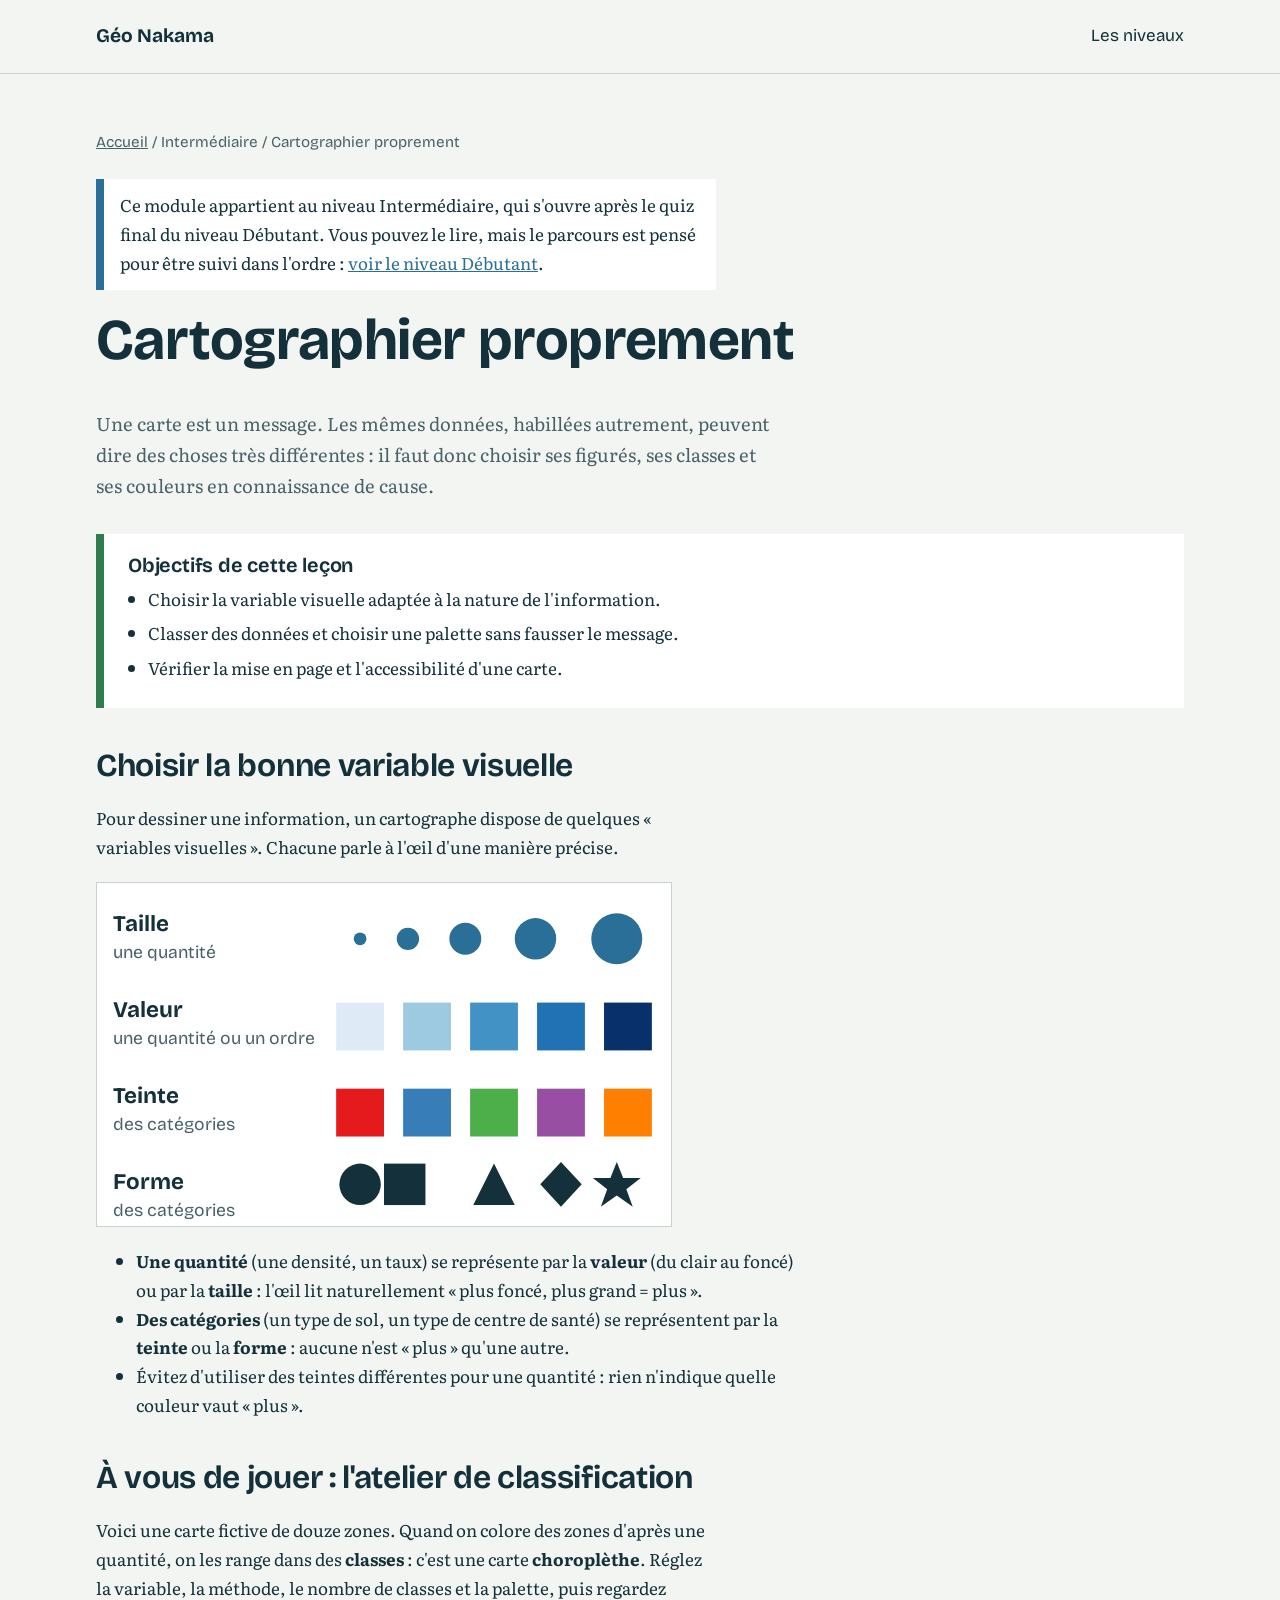
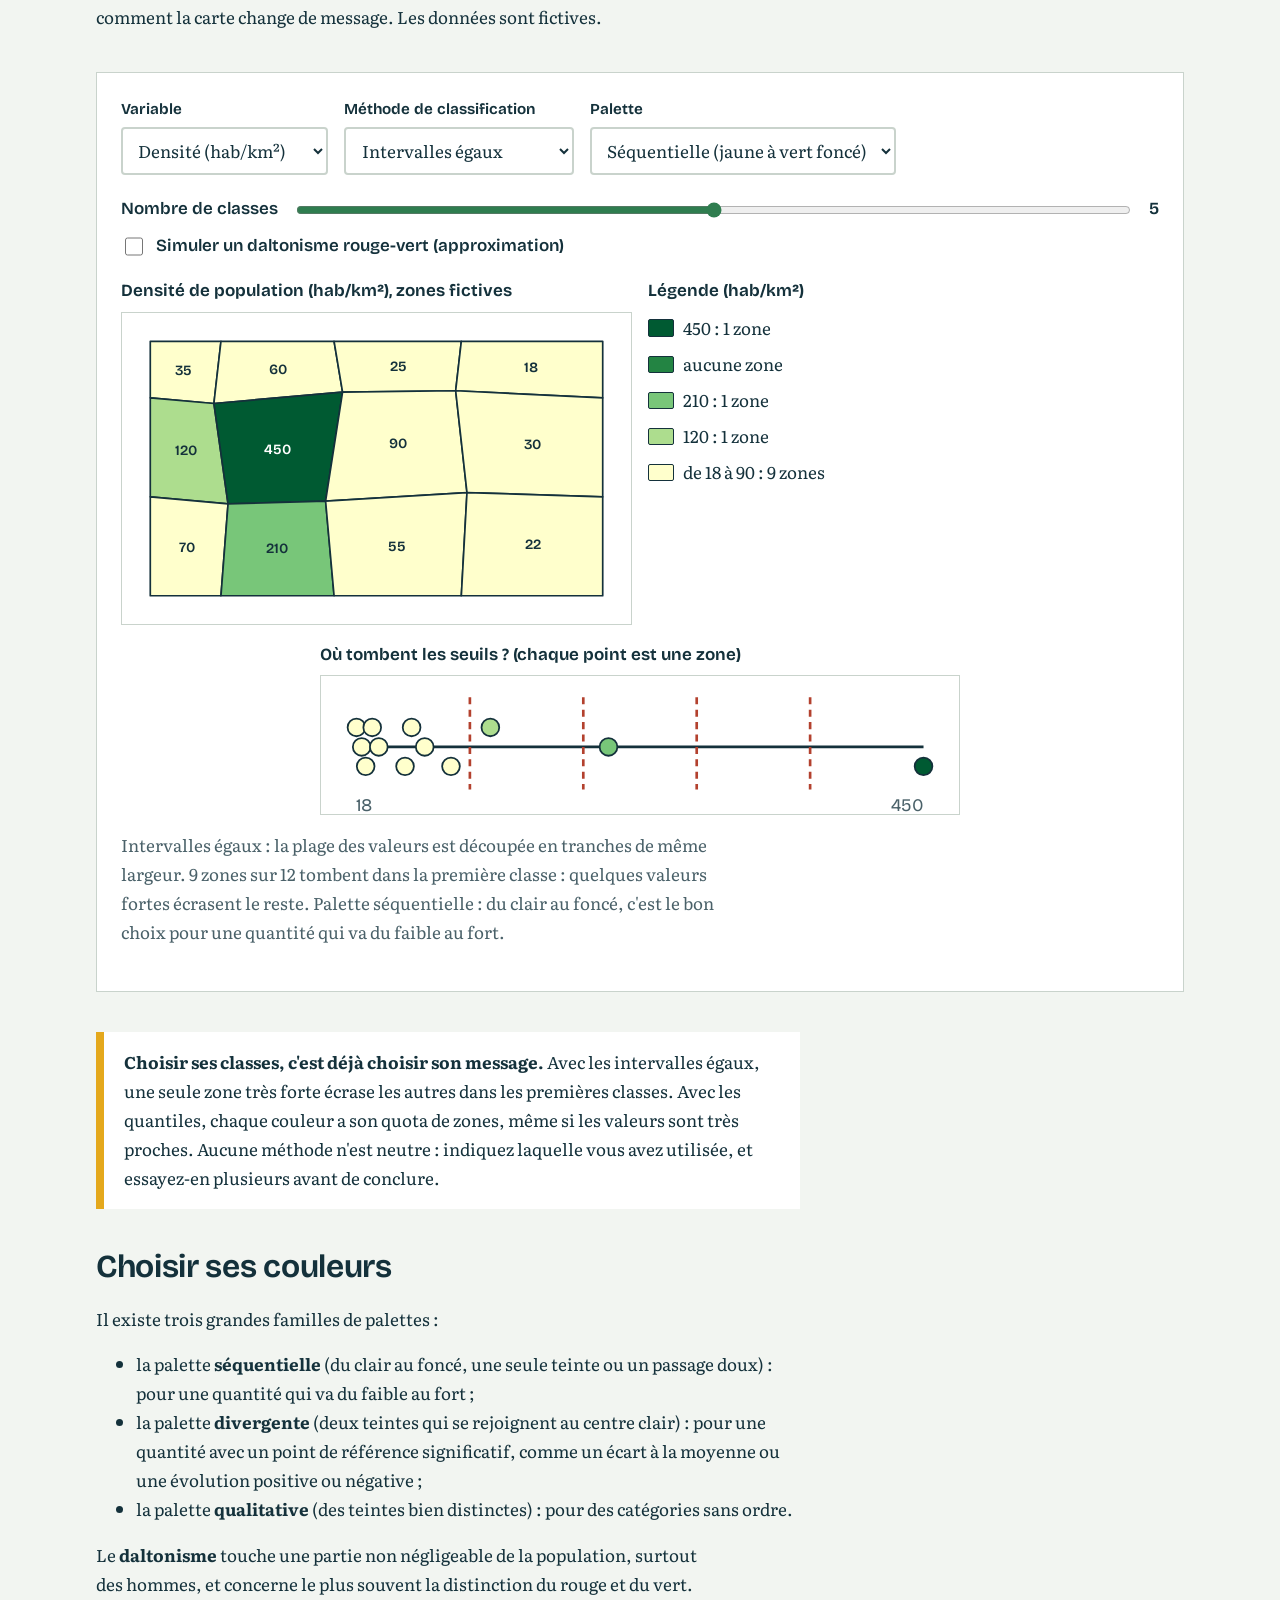
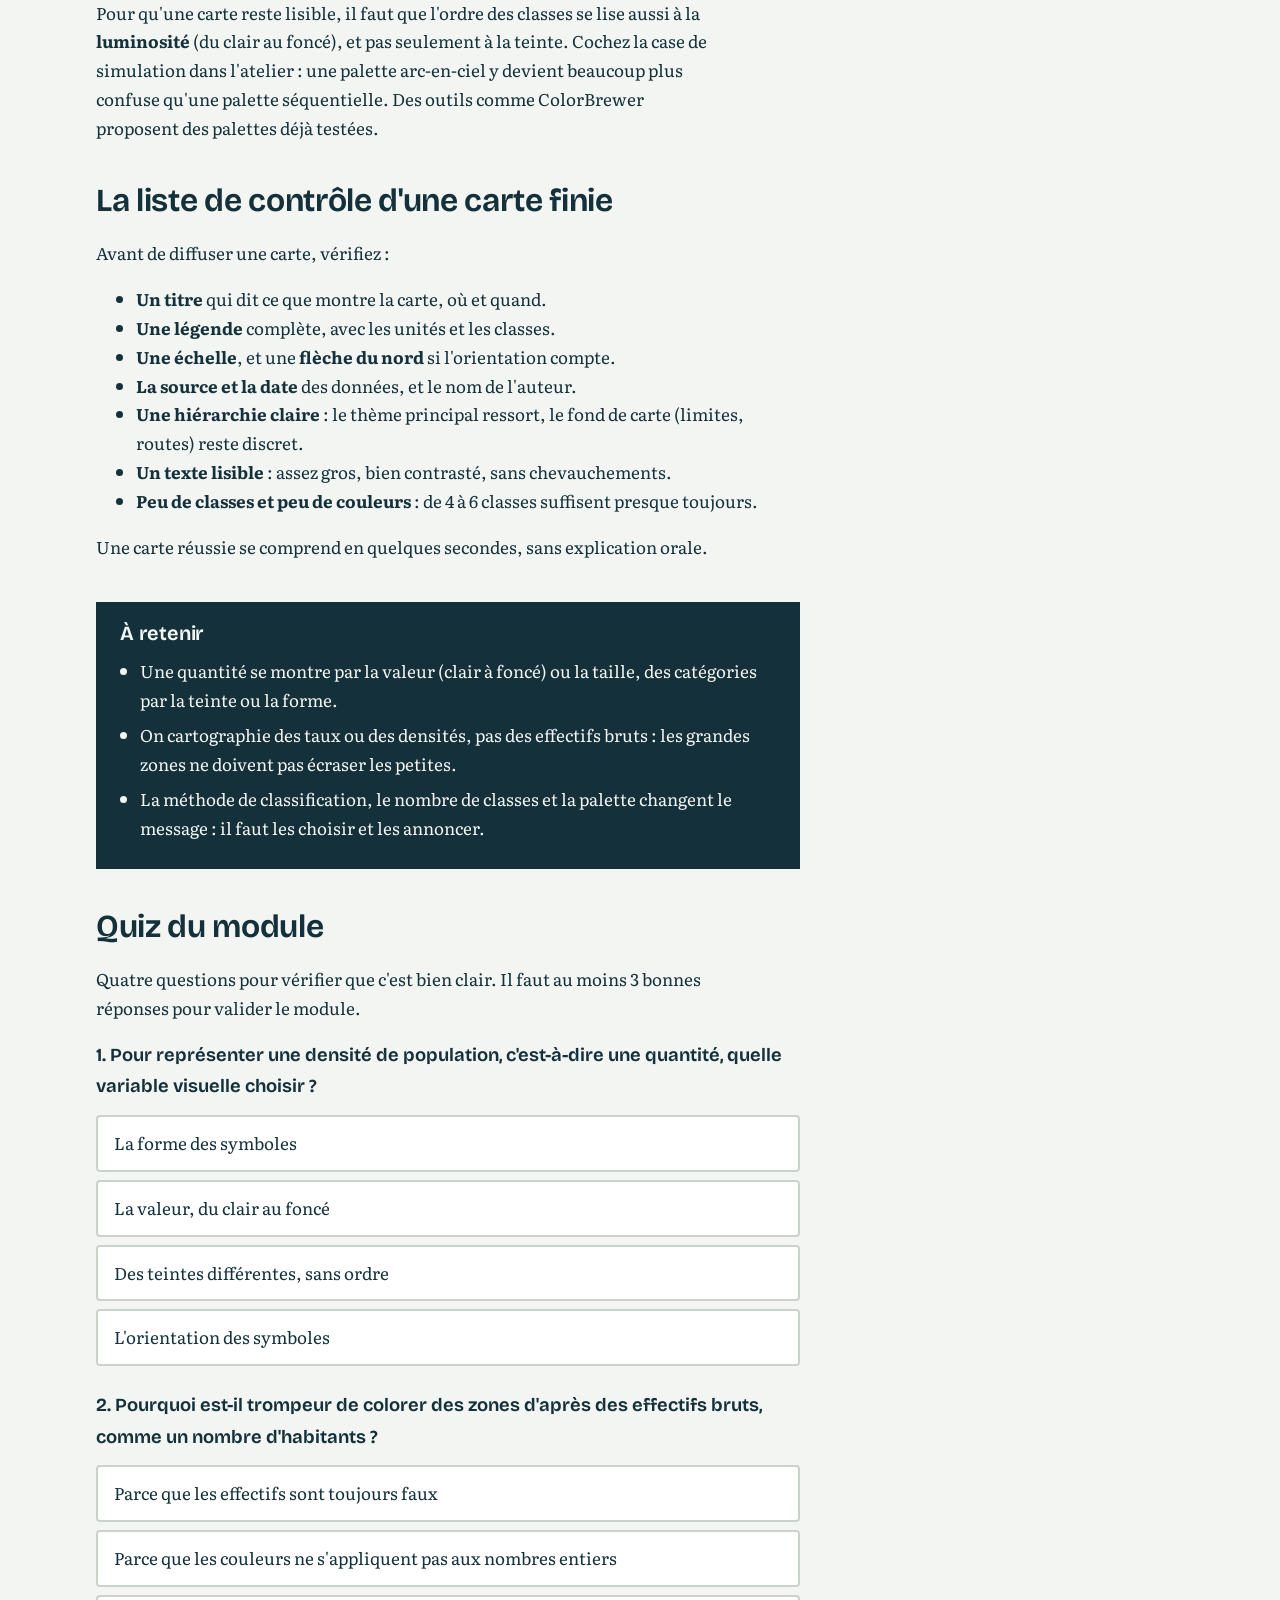
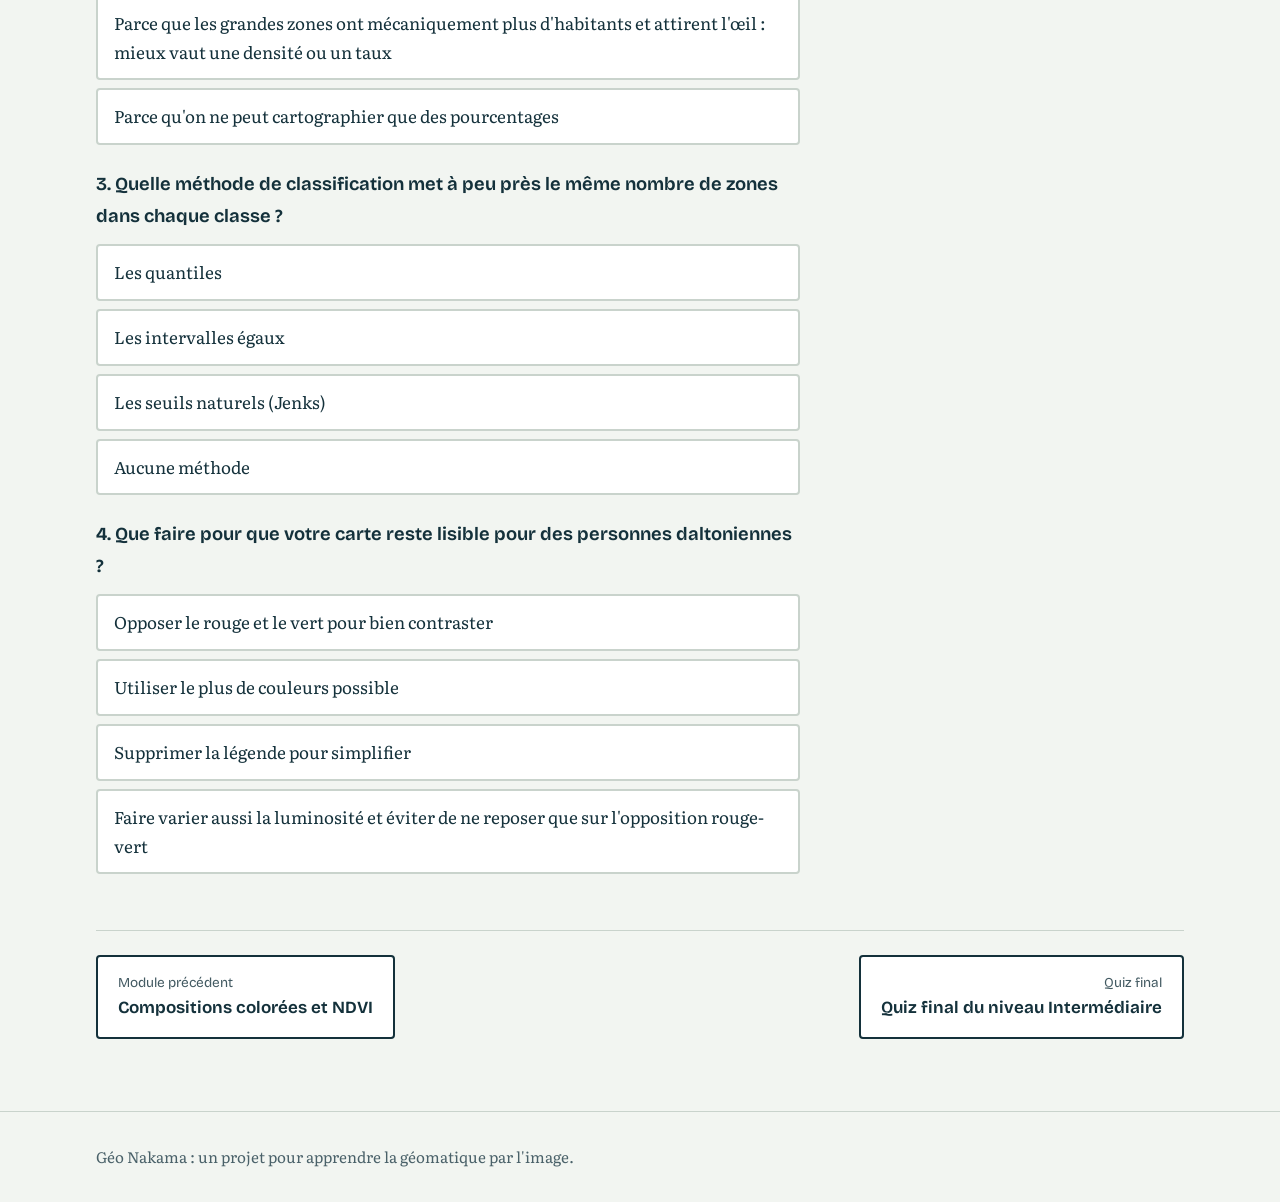
<file: lessons/intermediaire-cartographie.html>
<!DOCTYPE html>
<html lang="fr">
<head>
  <meta charset="UTF-8">
  <meta name="viewport" content="width=device-width, initial-scale=1">
  <title>Cartographier proprement : Géo Nakama</title>

  <link rel="preconnect" href="https://fonts.googleapis.com">
  <link rel="preconnect" href="https://fonts.gstatic.com" crossorigin>
  <link href="https://fonts.googleapis.com/css2?family=Bricolage+Grotesque:wght@600;700&family=Literata:ital,wght@0,400;0,600;1,400&display=swap" rel="stylesheet">

  <link rel="stylesheet" href="../css/style.css">
</head>
<body>

  <header class="entete">
    <div class="conteneur">
      <a class="logo" href="../index.html">Géo Nakama</a>
      <nav class="navigation" aria-label="Navigation principale">
        <a href="../index.html#niveaux">Les niveaux</a>
      </nav>
    </div>
  </header>

  <main class="lecon">
    <div class="conteneur">

      <p class="fil"><a href="../index.html">Accueil</a> / Intermédiaire / Cartographier proprement</p>

      <p class="quiz-info" id="avis-niveau" hidden>
        Ce module appartient au niveau Intermédiaire, qui s'ouvre après le quiz final du niveau Débutant.
        Vous pouvez le lire, mais le parcours est pensé pour être suivi dans l'ordre :
        <a href="debutant-quiz-final.html">voir le niveau Débutant</a>.
      </p>

      <div class="lecon-entete">
        <h1>Cartographier proprement</h1>
        <p>Une carte est un message. Les mêmes données, habillées autrement, peuvent dire des choses très différentes : il faut donc choisir ses figurés, ses classes et ses couleurs en connaissance de cause.</p>
      </div>

      <section class="objectifs" aria-labelledby="objectifs-titre">
        <h2 id="objectifs-titre">Objectifs de cette leçon</h2>
        <ul>
          <li>Choisir la variable visuelle adaptée à la nature de l'information.</li>
          <li>Classer des données et choisir une palette sans fausser le message.</li>
          <li>Vérifier la mise en page et l'accessibilité d'une carte.</li>
        </ul>
      </section>

      <!-- ===== 1. Variables visuelles ===== -->
      <section class="lecon-section" aria-labelledby="variables-titre">
        <h2 id="variables-titre">Choisir la bonne variable visuelle</h2>
        <p>Pour dessiner une information, un cartographe dispose de quelques « variables visuelles ». Chacune parle à l'œil d'une manière précise.</p>

        <figure class="schema">
          <svg viewBox="0 0 360 215" role="img" aria-labelledby="var-titre var-desc">
            <title id="var-titre">Les quatre variables visuelles</title>
            <desc id="var-desc">Quatre rangées : des cercles de taille croissante pour une quantité, des carrés du clair au foncé pour une quantité ou un ordre, des carrés de couleurs différentes pour des catégories, et des symboles de formes différentes pour des catégories.</desc>
            <g font-family="Bricolage Grotesque, system-ui, sans-serif" fill="#14313b">
              <text x="10" y="30" font-size="14" font-weight="700">Taille</text>
              <text x="10" y="47" font-size="11" fill="#4a6169">une quantité</text>
              <text x="10" y="84" font-size="14" font-weight="700">Valeur</text>
              <text x="10" y="101" font-size="11" fill="#4a6169">une quantité ou un ordre</text>
              <text x="10" y="138" font-size="14" font-weight="700">Teinte</text>
              <text x="10" y="155" font-size="11" fill="#4a6169">des catégories</text>
              <text x="10" y="192" font-size="14" font-weight="700">Forme</text>
              <text x="10" y="209" font-size="11" fill="#4a6169">des catégories</text>
            </g>
            <!-- taille -->
            <g fill="#2a6f97">
              <circle cx="165" cy="35" r="4"/><circle cx="195" cy="35" r="7"/><circle cx="231" cy="35" r="10"/><circle cx="275" cy="35" r="13"/><circle cx="326" cy="35" r="16"/>
            </g>
            <!-- valeur -->
            <rect x="150" y="75" width="30" height="30" fill="#deebf7"/><rect x="192" y="75" width="30" height="30" fill="#9ecae1"/><rect x="234" y="75" width="30" height="30" fill="#4292c6"/><rect x="276" y="75" width="30" height="30" fill="#2171b5"/><rect x="318" y="75" width="30" height="30" fill="#08306b"/>
            <!-- teinte -->
            <rect x="150" y="129" width="30" height="30" fill="#e41a1c"/><rect x="192" y="129" width="30" height="30" fill="#377eb8"/><rect x="234" y="129" width="30" height="30" fill="#4daf4a"/><rect x="276" y="129" width="30" height="30" fill="#984ea3"/><rect x="318" y="129" width="30" height="30" fill="#ff7f00"/>
            <!-- forme -->
            <g fill="#14313b">
              <circle cx="165" cy="189" r="13"/>
              <rect x="180" y="176" width="26" height="26"/>
              <polygon points="249,176 262,202 236,202"/>
              <polygon points="291,175 304,189 291,203 278,189"/>
              <polygon points="326,175 330,185 341,185 332,192 336,203 326,196 316,203 320,192 311,185 322,185"/>
            </g>
          </svg>
        </figure>

        <ul>
          <li><strong>Une quantité</strong> (une densité, un taux) se représente par la <strong>valeur</strong> (du clair au foncé) ou par la <strong>taille</strong> : l'œil lit naturellement « plus foncé, plus grand = plus ».</li>
          <li><strong>Des catégories</strong> (un type de sol, un type de centre de santé) se représentent par la <strong>teinte</strong> ou la <strong>forme</strong> : aucune n'est « plus » qu'une autre.</li>
          <li>Évitez d'utiliser des teintes différentes pour une quantité : rien n'indique quelle couleur vaut « plus ».</li>
        </ul>
      </section>

      <!-- ===== 2. Atelier ===== -->
      <section class="lecon-section" style="max-width:none" aria-labelledby="atelier-titre">
        <h2 id="atelier-titre">À vous de jouer : l'atelier de classification</h2>
        <p>Voici une carte fictive de douze zones. Quand on colore des zones d'après une quantité, on les range dans des <strong>classes</strong> : c'est une carte <strong>choroplèthe</strong>. Réglez la variable, la méthode, le nombre de classes et la palette, puis regardez comment la carte change de message. Les données sont fictives.</p>

        <div class="demo">
          <div class="requete">
            <div>
              <label for="choix-variable">Variable</label>
              <select id="choix-variable">
                <option value="densite" selected>Densité (hab/km²)</option>
                <option value="effectif">Nombre d'habitants</option>
              </select>
            </div>
            <div>
              <label for="choix-methode">Méthode de classification</label>
              <select id="choix-methode">
                <option value="egal" selected>Intervalles égaux</option>
                <option value="quantile">Quantiles</option>
                <option value="jenks">Seuils naturels (Jenks)</option>
              </select>
            </div>
            <div>
              <label for="choix-palette">Palette</label>
              <select id="choix-palette">
                <option value="sequentielle" selected>Séquentielle (jaune à vert foncé)</option>
                <option value="divergente">Divergente (brun à bleu-vert)</option>
                <option value="arcenciel">Arc-en-ciel</option>
              </select>
            </div>
          </div>

          <div class="demo-controle">
            <label for="nb-classes">Nombre de classes</label>
            <input type="range" id="nb-classes" min="3" max="7" step="1" value="5" aria-describedby="texte-carto">
            <output id="valeur-classes" for="nb-classes"></output>
          </div>

          <label class="case"><input type="checkbox" id="daltonisme"> Simuler un daltonisme rouge-vert (approximation)</label>

          <div class="demo-panneaux" style="margin-top:1rem">
            <figure class="panneau" style="margin:0">
              <figcaption id="titre-carte">La carte</figcaption>
              <svg id="svg-carto" viewBox="0 0 360 220" role="img" aria-label="Carte fictive de douze zones colorées par classes"></svg>
            </figure>
            <div>
              <p class="legende-titre" id="titre-legende">Légende</p>
              <ul class="legende-classes" id="legende-classes"></ul>
            </div>
          </div>

          <figure class="schema" style="margin:1rem auto 0;max-width:40rem">
            <figcaption style="font-family:var(--police-titre);font-weight:650;margin-bottom:0.3rem">Où tombent les seuils ? (chaque point est une zone)</figcaption>
            <svg id="svg-bande" viewBox="0 0 360 78" role="img" aria-label="Valeurs des douze zones sur un axe, avec les seuils entre classes"></svg>
          </figure>

          <p class="demo-message" id="texte-carto" aria-live="polite" style="min-height:8em"></p>
        </div>

        <div class="piege">
          <strong>Choisir ses classes, c'est déjà choisir son message.</strong> Avec les intervalles égaux, une seule zone très forte écrase les autres dans les premières classes. Avec les quantiles, chaque couleur a son quota de zones, même si les valeurs sont très proches. Aucune méthode n'est neutre : indiquez laquelle vous avez utilisée, et essayez-en plusieurs avant de conclure.
        </div>
      </section>

      <!-- ===== 3. Palettes ===== -->
      <section class="lecon-section" aria-labelledby="palettes-titre">
        <h2 id="palettes-titre">Choisir ses couleurs</h2>
        <p>Il existe trois grandes familles de palettes :</p>
        <ul>
          <li>la palette <strong>séquentielle</strong> (du clair au foncé, une seule teinte ou un passage doux) : pour une quantité qui va du faible au fort ;</li>
          <li>la palette <strong>divergente</strong> (deux teintes qui se rejoignent au centre clair) : pour une quantité avec un point de référence significatif, comme un écart à la moyenne ou une évolution positive ou négative ;</li>
          <li>la palette <strong>qualitative</strong> (des teintes bien distinctes) : pour des catégories sans ordre.</li>
        </ul>
        <p>Le <strong>daltonisme</strong> touche une partie non négligeable de la population, surtout des hommes, et concerne le plus souvent la distinction du rouge et du vert. Pour qu'une carte reste lisible, il faut que l'ordre des classes se lise aussi à la <strong>luminosité</strong> (du clair au foncé), et pas seulement à la teinte. Cochez la case de simulation dans l'atelier : une palette arc-en-ciel y devient beaucoup plus confuse qu'une palette séquentielle. Des outils comme ColorBrewer proposent des palettes déjà testées.</p>
      </section>

      <!-- ===== 4. Mise en page ===== -->
      <section class="lecon-section" aria-labelledby="miseenpage-titre">
        <h2 id="miseenpage-titre">La liste de contrôle d'une carte finie</h2>
        <p>Avant de diffuser une carte, vérifiez :</p>
        <ul>
          <li><strong>Un titre</strong> qui dit ce que montre la carte, où et quand.</li>
          <li><strong>Une légende</strong> complète, avec les unités et les classes.</li>
          <li><strong>Une échelle</strong>, et une <strong>flèche du nord</strong> si l'orientation compte.</li>
          <li><strong>La source et la date</strong> des données, et le nom de l'auteur.</li>
          <li><strong>Une hiérarchie claire</strong> : le thème principal ressort, le fond de carte (limites, routes) reste discret.</li>
          <li><strong>Un texte lisible</strong> : assez gros, bien contrasté, sans chevauchements.</li>
          <li><strong>Peu de classes et peu de couleurs</strong> : de 4 à 6 classes suffisent presque toujours.</li>
        </ul>
        <p>Une carte réussie se comprend en quelques secondes, sans explication orale.</p>
      </section>

      <!-- ===== 5. À retenir ===== -->
      <section class="retenir" aria-labelledby="retenir-titre">
        <h2 id="retenir-titre">À retenir</h2>
        <ul>
          <li>Une quantité se montre par la valeur (clair à foncé) ou la taille, des catégories par la teinte ou la forme.</li>
          <li>On cartographie des taux ou des densités, pas des effectifs bruts : les grandes zones ne doivent pas écraser les petites.</li>
          <li>La méthode de classification, le nombre de classes et la palette changent le message : il faut les choisir et les annoncer.</li>
        </ul>
      </section>

      <!-- ===== 6. Quiz ===== -->
      <section class="lecon-section" id="quiz" aria-labelledby="quiz-titre">
        <h2 id="quiz-titre">Quiz du module</h2>
        <p>Quatre questions pour vérifier que c'est bien clair. Il faut au moins 3 bonnes réponses pour valider le module.</p>
        <div id="quiz-conteneur" class="quiz"></div>
      </section>

      <nav class="nav-modules" aria-label="Navigation entre les modules">
        <a class="nav-precedent" href="intermediaire-ndvi.html" rel="prev"><span class="nav-etiquette">Module précédent</span>Compositions colorées et NDVI</a>
        <a class="nav-suivant" href="intermediaire-quiz-final.html" rel="next"><span class="nav-etiquette">Quiz final</span>Quiz final du niveau Intermédiaire</a>
      </nav>

    </div>
  </main>

  <footer class="pied">
    <div class="conteneur">
      <p>Géo Nakama : un projet pour apprendre la géomatique par l'image.</p>
    </div>
  </footer>

  <script src="../js/progress.js"></script>
  <script src="../js/quiz.js"></script>

  <script>
    if (!Progression.estValide("debutant-quiz-final")) {
      document.getElementById("avis-niveau").hidden = false;
    }
  </script>

  <!-- Les questions de CE module -->
  <script>
    creerQuiz(document.getElementById("quiz-conteneur"), {
      id: "intermediaire-cartographier-proprement",
      seuil: 3,
      questions: [
        {
          enonce: "Pour représenter une densité de population, c'est-à-dire une quantité, quelle variable visuelle choisir ?",
          choix: [
            "La forme des symboles",
            "La valeur, du clair au foncé",
            "Des teintes différentes, sans ordre",
            "L'orientation des symboles"
          ],
          bonne: 1,
          explication: "L'œil lit « plus foncé = plus ». La valeur (ou la taille) convient aux quantités. La forme et la teinte sont réservées aux catégories."
        },
        {
          enonce: "Pourquoi est-il trompeur de colorer des zones d'après des effectifs bruts, comme un nombre d'habitants ?",
          choix: [
            "Parce que les effectifs sont toujours faux",
            "Parce que les couleurs ne s'appliquent pas aux nombres entiers",
            "Parce que les grandes zones ont mécaniquement plus d'habitants et attirent l'œil : mieux vaut une densité ou un taux",
            "Parce qu'on ne peut cartographier que des pourcentages"
          ],
          bonne: 2,
          explication: "Une grande zone peut avoir beaucoup d'habitants tout en étant peu dense. Une densité ou un taux ramène chaque zone à une même base et rend les zones comparables."
        },
        {
          enonce: "Quelle méthode de classification met à peu près le même nombre de zones dans chaque classe ?",
          choix: ["Les quantiles", "Les intervalles égaux", "Les seuils naturels (Jenks)", "Aucune méthode"],
          bonne: 0,
          explication: "Les quantiles découpent les zones classées par valeur en groupes d'effectif comparable. Les intervalles égaux découpent la plage de valeurs en tranches de même largeur, quel que soit le nombre de zones dedans."
        },
        {
          enonce: "Que faire pour que votre carte reste lisible pour des personnes daltoniennes ?",
          choix: [
            "Opposer le rouge et le vert pour bien contraster",
            "Utiliser le plus de couleurs possible",
            "Supprimer la légende pour simplifier",
            "Faire varier aussi la luminosité et éviter de ne reposer que sur l'opposition rouge-vert"
          ],
          bonne: 3,
          explication: "Quand l'ordre des classes se lit aussi par la luminosité (du clair au foncé), la carte reste compréhensible même si certaines teintes se confondent."
        }
      ]
    });
  </script>

  <!-- Script de l'atelier : classer des données et colorer une carte -->
  <script>
    const SVG_NS = "http://www.w3.org/2000/svg";

    // ---------- Les données (fictives) : 12 zones d'un quadrillage irrégulier ----------
    const XS = [20, 70, 150, 240, 340];
    const YS = [20, 60, 130, 200];
    const DECALAGES = { "1,1": [-5, 4], "2,1": [6, -4], "3,1": [-4, -5], "1,2": [5, 5], "2,2": [-6, 3], "3,2": [4, -3] };
    const DENSITES = [35, 60, 25, 18,   120, 450, 90, 30,   70, 210, 55, 22];   // hab/km², ligne par ligne
    const KM2_PAR_UNITE = 0.2;   // 1 unité² du dessin = 0,2 km²

    function sommet(i, j) {
      const d = DECALAGES[i + "," + j] || [0, 0];
      return [XS[i] + d[0], YS[j] + d[1]];
    }

    // L'aire d'un polygone (formule du lacet)
    function aire(points) {
      let s = 0;
      for (let i = 0; i < points.length; i++) {
        const a = points[i], b = points[(i + 1) % points.length];
        s += a[0] * b[1] - b[0] * a[1];
      }
      return Math.abs(s) / 2;
    }

    const ZONES = [];
    for (let r = 0; r < 3; r++) {
      for (let c = 0; c < 4; c++) {
        const points = [sommet(c, r), sommet(c + 1, r), sommet(c + 1, r + 1), sommet(c, r + 1)];
        const km2 = aire(points) * KM2_PAR_UNITE;
        const densite = DENSITES[r * 4 + c];
        ZONES.push({
          points: points,
          centre: [points.reduce(function (s, p) { return s + p[0]; }, 0) / 4, points.reduce(function (s, p) { return s + p[1]; }, 0) / 4],
          km2: km2,
          densite: densite,
          effectif: Math.round(densite * km2 / 100) * 100
        });
      }
    }

    // ---------- Les palettes ----------
    const PALETTES = {
      sequentielle: ["#ffffcc", "#d9f0a3", "#addd8e", "#78c679", "#41ab5d", "#238443", "#005a32"],
      divergente:   ["#8c510a", "#d8b365", "#f6e8c3", "#f5f5f5", "#c7eae5", "#5ab4ac", "#01665e"],
      arcenciel:    ["#7f00ff", "#0000ff", "#00bfff", "#00ff00", "#ffff00", "#ff8000", "#ff0000"]
    };
    // On prend k couleurs réparties dans la palette de 7
    function couleursDe(palette, k) {
      const p = PALETTES[palette], out = [];
      for (let i = 0; i < k; i++) out.push(p[Math.round(i * (p.length - 1) / (k - 1))]);
      return out;
    }

    // ---------- Simulation approximative d'un daltonisme rouge-vert (déficience du vert) ----------
    function versLineaire(c) { c /= 255; return c <= 0.04045 ? c / 12.92 : Math.pow((c + 0.055) / 1.055, 2.4); }
    function versSrgb(c) { c = Math.max(0, Math.min(1, c)); return Math.round(255 * (c <= 0.0031308 ? 12.92 * c : 1.055 * Math.pow(c, 1 / 2.4) - 0.055)); }
    const MATRICE = [[0.367322, 0.860646, -0.227968], [0.280085, 0.672501, 0.047413], [-0.011820, 0.042940, 0.968881]];
    function hexVersRgb(h) { return [parseInt(h.substr(1, 2), 16), parseInt(h.substr(3, 2), 16), parseInt(h.substr(5, 2), 16)]; }
    function simuler(hex) {
      const lin = hexVersRgb(hex).map(versLineaire);
      const rgb = MATRICE.map(function (ligne) { return versSrgb(ligne[0] * lin[0] + ligne[1] * lin[1] + ligne[2] * lin[2]); });
      return "rgb(" + rgb[0] + "," + rgb[1] + "," + rgb[2] + ")";
    }
    function luminance(rgbOuHex) {
      let rgb;
      if (rgbOuHex.charAt(0) === "#") rgb = hexVersRgb(rgbOuHex);
      else rgb = rgbOuHex.match(/\d+/g).map(Number);
      return (0.2126 * rgb[0] + 0.7152 * rgb[1] + 0.0722 * rgb[2]) / 255;
    }

    // ---------- Les trois méthodes de classification ----------
    // Chacune renvoie k + 1 bornes : la classe i contient les valeurs v telles que bornes[i] < v <= bornes[i+1] (la première inclut le minimum)
    function bornesEgales(valeurs, k) {
      const min = Math.min.apply(null, valeurs), max = Math.max.apply(null, valeurs);
      const b = [];
      for (let i = 0; i <= k; i++) b.push(min + (max - min) * i / k);
      return b;
    }

    function bornesQuantiles(valeurs, k) {
      const tri = valeurs.slice().sort(function (a, b) { return a - b; });
      const n = tri.length, b = [tri[0]];
      for (let i = 1; i < k; i++) b.push(tri[Math.ceil(i * n / k) - 1]);
      b.push(tri[n - 1]);
      return b;
    }

    // Seuils naturels de Jenks : on cherche les coupures qui rendent les classes les plus homogènes possible
    function bornesJenks(valeurs, k) {
      const d = valeurs.slice().sort(function (a, b) { return a - b; });
      const n = d.length;
      const m1 = [], m2 = [];
      for (let i = 0; i <= n; i++) { m1.push(new Array(k + 1).fill(0)); m2.push(new Array(k + 1).fill(Infinity)); }
      for (let i = 1; i <= k; i++) { m1[1][i] = 1; m2[1][i] = 0; }
      for (let l = 2; l <= n; l++) {
        let s1 = 0, s2 = 0, w = 0, variance = 0;
        for (let m = 1; m <= l; m++) {
          const bas = l - m + 1, val = d[bas - 1];
          w++; s1 += val; s2 += val * val;
          variance = s2 - (s1 * s1) / w;
          const i4 = bas - 1;
          if (i4 !== 0) {
            for (let j = 2; j <= k; j++) {
              if (m2[l][j] >= variance + m2[i4][j - 1]) { m1[l][j] = bas; m2[l][j] = variance + m2[i4][j - 1]; }
            }
          }
        }
        m1[l][1] = 1; m2[l][1] = variance;
      }
      const b = new Array(k + 1);
      b[0] = d[0]; b[k] = d[n - 1];
      let idx = n;
      for (let j = k; j >= 2; j--) {
        b[j - 1] = d[m1[idx][j] - 2];
        idx = m1[idx][j] - 1;
      }
      return b;
    }

    // La classe d'une valeur : la première dont la borne haute est atteinte
    function classeDe(v, bornes) {
      for (let i = 1; i < bornes.length; i++) if (v <= bornes[i] + 1e-9) return i - 1;
      return bornes.length - 2;
    }

    // ---------- Dessin ----------
    const svgCarte = document.getElementById("svg-carto");
    const svgBande = document.getElementById("svg-bande");
    const legende = document.getElementById("legende-classes");
    const texte = document.getElementById("texte-carto");
    const choixVariable = document.getElementById("choix-variable");
    const choixMethode = document.getElementById("choix-methode");
    const choixPalette = document.getElementById("choix-palette");
    const curseurClasses = document.getElementById("nb-classes");
    const valeurClasses = document.getElementById("valeur-classes");
    const caseDalto = document.getElementById("daltonisme");

    function creer(nom, attributs) {
      const e = document.createElementNS(SVG_NS, nom);
      Object.keys(attributs).forEach(function (k) { e.setAttribute(k, attributs[k]); });
      return e;
    }
    function fr(v) { return Math.round(v).toLocaleString("fr-FR"); }

    function majAtelier() {
      const variable = choixVariable.value;
      const k = Number(curseurClasses.value);
      valeurClasses.textContent = k;
      const valeurs = ZONES.map(function (z) { return z[variable]; });
      const unite = variable === "densite" ? "hab/km²" : "habitants";

      let bornes;
      if (choixMethode.value === "egal") bornes = bornesEgales(valeurs, k);
      else if (choixMethode.value === "quantile") bornes = bornesQuantiles(valeurs, k);
      else bornes = bornesJenks(valeurs, k);

      const classes = valeurs.map(function (v) { return classeDe(v, bornes); });
      const base = couleursDe(choixPalette.value, k);
      const couleurs = base.map(function (c) { return caseDalto.checked ? simuler(c) : c; });

      document.getElementById("titre-carte").textContent = variable === "densite"
        ? "Densité de population (hab/km²), zones fictives" : "Nombre d'habitants, zones fictives";
      document.getElementById("titre-legende").textContent = "Légende (" + unite + ")";

      // La carte
      svgCarte.replaceChildren();
      ZONES.forEach(function (z, i) {
        const fond = couleurs[classes[i]];
        svgCarte.appendChild(creer("polygon", {
          points: z.points.map(function (p) { return p.join(","); }).join(" "),
          fill: fond, stroke: "#14313b", "stroke-width": 1.2, "stroke-linejoin": "round"
        }));
        const etiquette = creer("text", {
          x: z.centre[0], y: z.centre[1] + 3, "text-anchor": "middle",
          "font-family": "Bricolage Grotesque, system-ui, sans-serif", "font-size": 10, "font-weight": 600,
          fill: luminance(fond) < 0.45 ? "#ffffff" : "#14313b"
        });
        etiquette.textContent = variable === "densite" ? fr(z.densite) : fr(z.effectif / 1000) + " k";
        svgCarte.appendChild(etiquette);
      });

      // La légende : les valeurs réellement présentes dans chaque classe
      legende.replaceChildren();
      const effectifs = new Array(k).fill(0);
      for (let c = k - 1; c >= 0; c--) {
        const dedans = valeurs.filter(function (v, i) { return classes[i] === c; });
        effectifs[c] = dedans.length;
        const li = document.createElement("li");
        const pastille = document.createElement("span");
        pastille.className = "pastille-classe";
        pastille.style.background = couleurs[c];
        li.appendChild(pastille);
        const t = document.createElement("span");
        t.textContent = dedans.length === 0
          ? "aucune zone"
          : (Math.min.apply(null, dedans) === Math.max.apply(null, dedans)
              ? fr(dedans[0])
              : "de " + fr(Math.min.apply(null, dedans)) + " à " + fr(Math.max.apply(null, dedans))) +
            " : " + dedans.length + (dedans.length > 1 ? " zones" : " zone");
        li.appendChild(t);
        legende.appendChild(li);
      }

      // La bande de points : chaque zone sur un axe, avec les seuils
      svgBande.replaceChildren();
      const min = Math.min.apply(null, valeurs), max = Math.max.apply(null, valeurs);
      const x = function (v) { return 20 + (v - min) / (max - min) * 320; };
      svgBande.appendChild(creer("line", { x1: 20, y1: 40, x2: 340, y2: 40, stroke: "#14313b", "stroke-width": 1.5 }));
      for (let i = 1; i < k; i++) {
        svgBande.appendChild(creer("line", { x1: x(bornes[i]), y1: 12, x2: x(bornes[i]), y2: 64, stroke: "#b3412e", "stroke-width": 1.5, "stroke-dasharray": "4 3" }));
      }
      valeurs.map(function (v, i) { return { v: v, i: i }; })
        .sort(function (a, b) { return a.v - b.v; })
        .forEach(function (p, rang) {
          svgBande.appendChild(creer("circle", { cx: x(p.v), cy: 40 + ((rang % 3) - 1) * 11, r: 5, fill: couleurs[classes[p.i]], stroke: "#14313b", "stroke-width": 1 }));
        });
      const fMin = creer("text", { x: 20, y: 76, "font-size": 10, "font-family": "Bricolage Grotesque, system-ui, sans-serif", fill: "#4a6169" });
      fMin.textContent = fr(min);
      const fMax = creer("text", { x: 340, y: 76, "text-anchor": "end", "font-size": 10, "font-family": "Bricolage Grotesque, system-ui, sans-serif", fill: "#4a6169" });
      fMax.textContent = fr(max);
      svgBande.appendChild(fMin);
      svgBande.appendChild(fMax);

      // Le commentaire : ce que la carte raconte avec ces choix
      let phrases = [];
      if (variable === "effectif") {
        phrases.push("Attention : le nombre d'habitants dépend de la taille de la zone. Les grandes zones ressortent même quand elles sont peu denses. Passez à la densité pour comparer les zones à armes égales.");
      }
      if (choixMethode.value === "egal") {
        phrases.push("Intervalles égaux : la plage des valeurs est découpée en tranches de même largeur. " + effectifs[0] + " zones sur 12 tombent dans la première classe : quelques valeurs fortes écrasent le reste.");
      } else if (choixMethode.value === "quantile") {
        phrases.push("Quantiles : chaque classe contient à peu près le même nombre de zones (de " + Math.min.apply(null, effectifs) + " à " + Math.max.apply(null, effectifs) + "). La carte est équilibrée en couleurs, mais deux valeurs très éloignées peuvent partager une classe.");
      } else {
        phrases.push("Seuils naturels : les coupures tombent dans les grands écarts entre valeurs, pour que chaque classe soit homogène. Les très fortes valeurs sont isolées dans leur propre classe.");
      }
      if (choixPalette.value === "divergente") {
        phrases.push("Palette divergente : elle suppose un point central significatif (une moyenne, zéro). Ici, rien ne le justifie, et les deux teintes suggèrent à tort deux familles opposées.");
      } else if (choixPalette.value === "arcenciel") {
        phrases.push("Arc-en-ciel : à éviter. Les teintes n'ont pas d'ordre naturel, le jaune et le vert vif attirent l'œil sans raison, et l'ordre se perd chez un daltonien (cochez la simulation).");
      } else {
        phrases.push("Palette séquentielle : du clair au foncé, c'est le bon choix pour une quantité qui va du faible au fort.");
      }
      texte.textContent = phrases.join(" ");
    }

    [choixVariable, choixMethode, choixPalette, caseDalto].forEach(function (e) { e.addEventListener("change", majAtelier); });
    curseurClasses.addEventListener("input", majAtelier);
    majAtelier();
  </script>

</body>
</html>
</file>
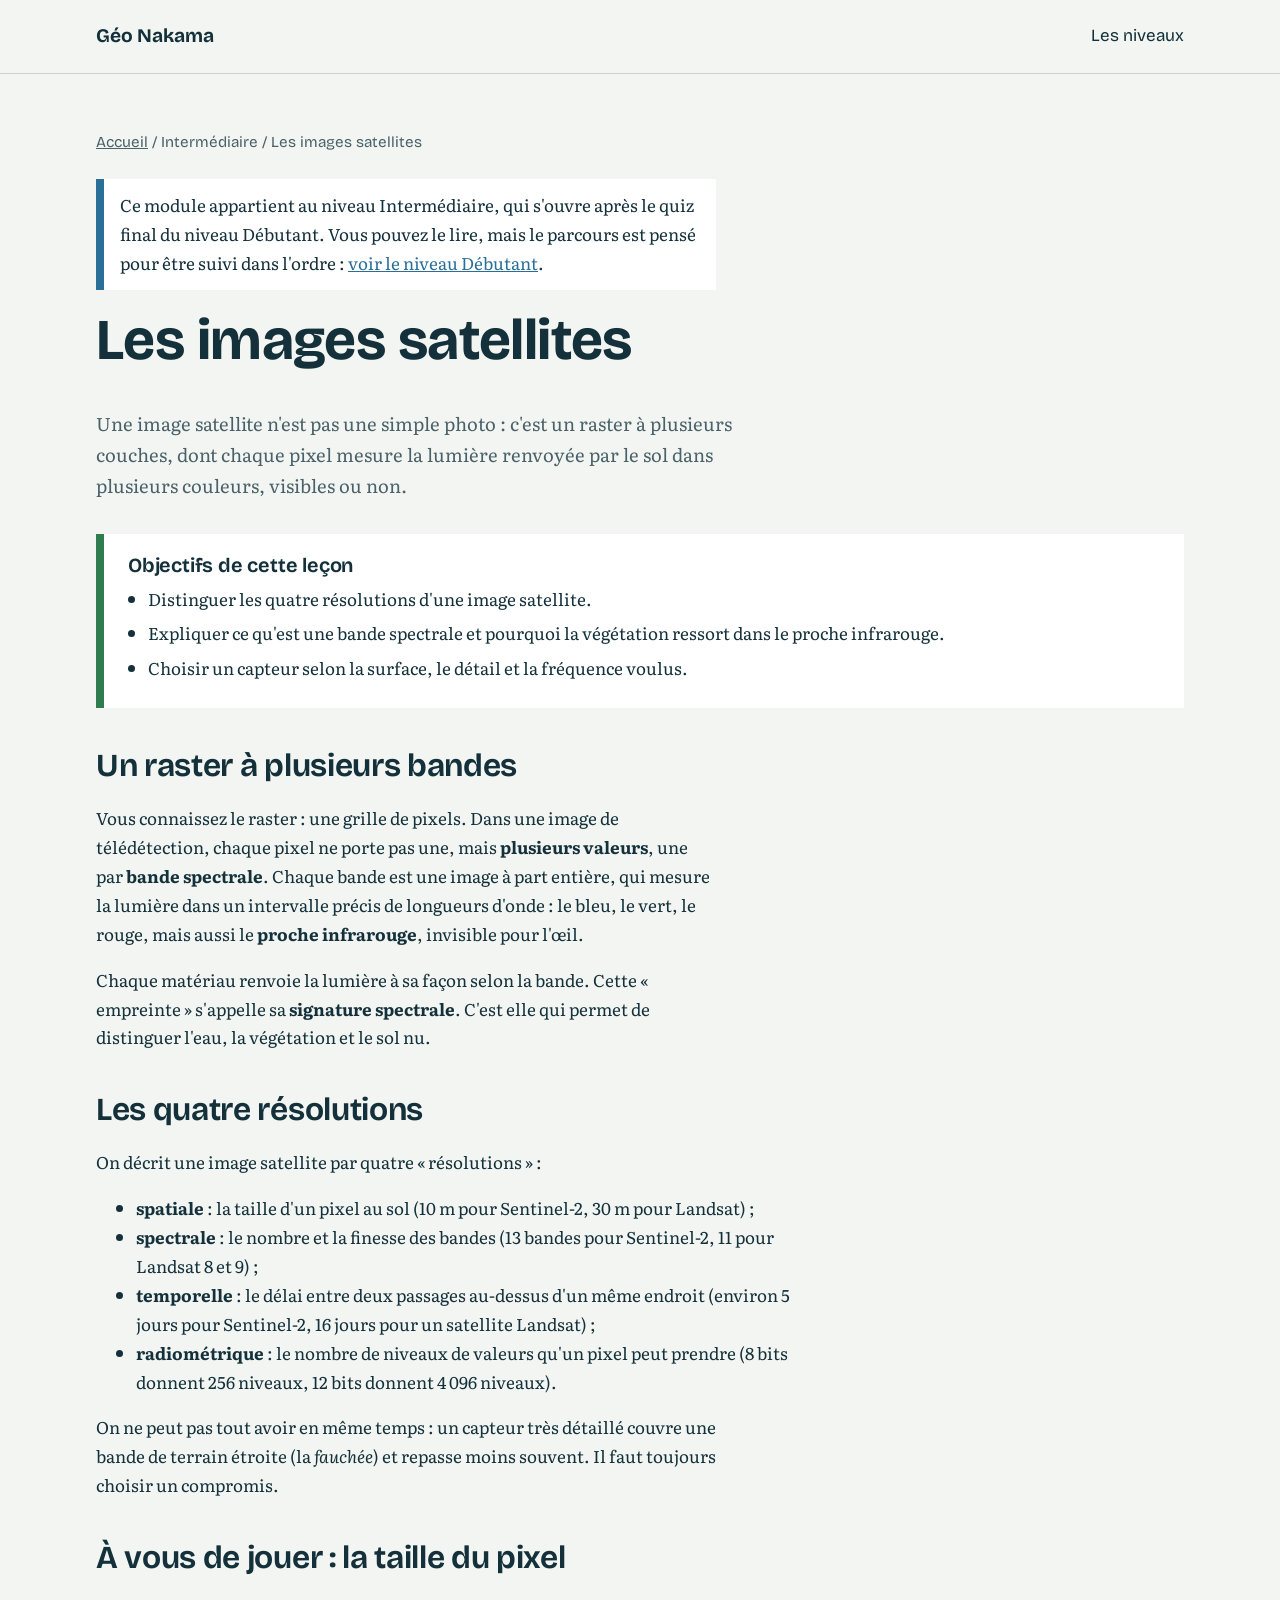
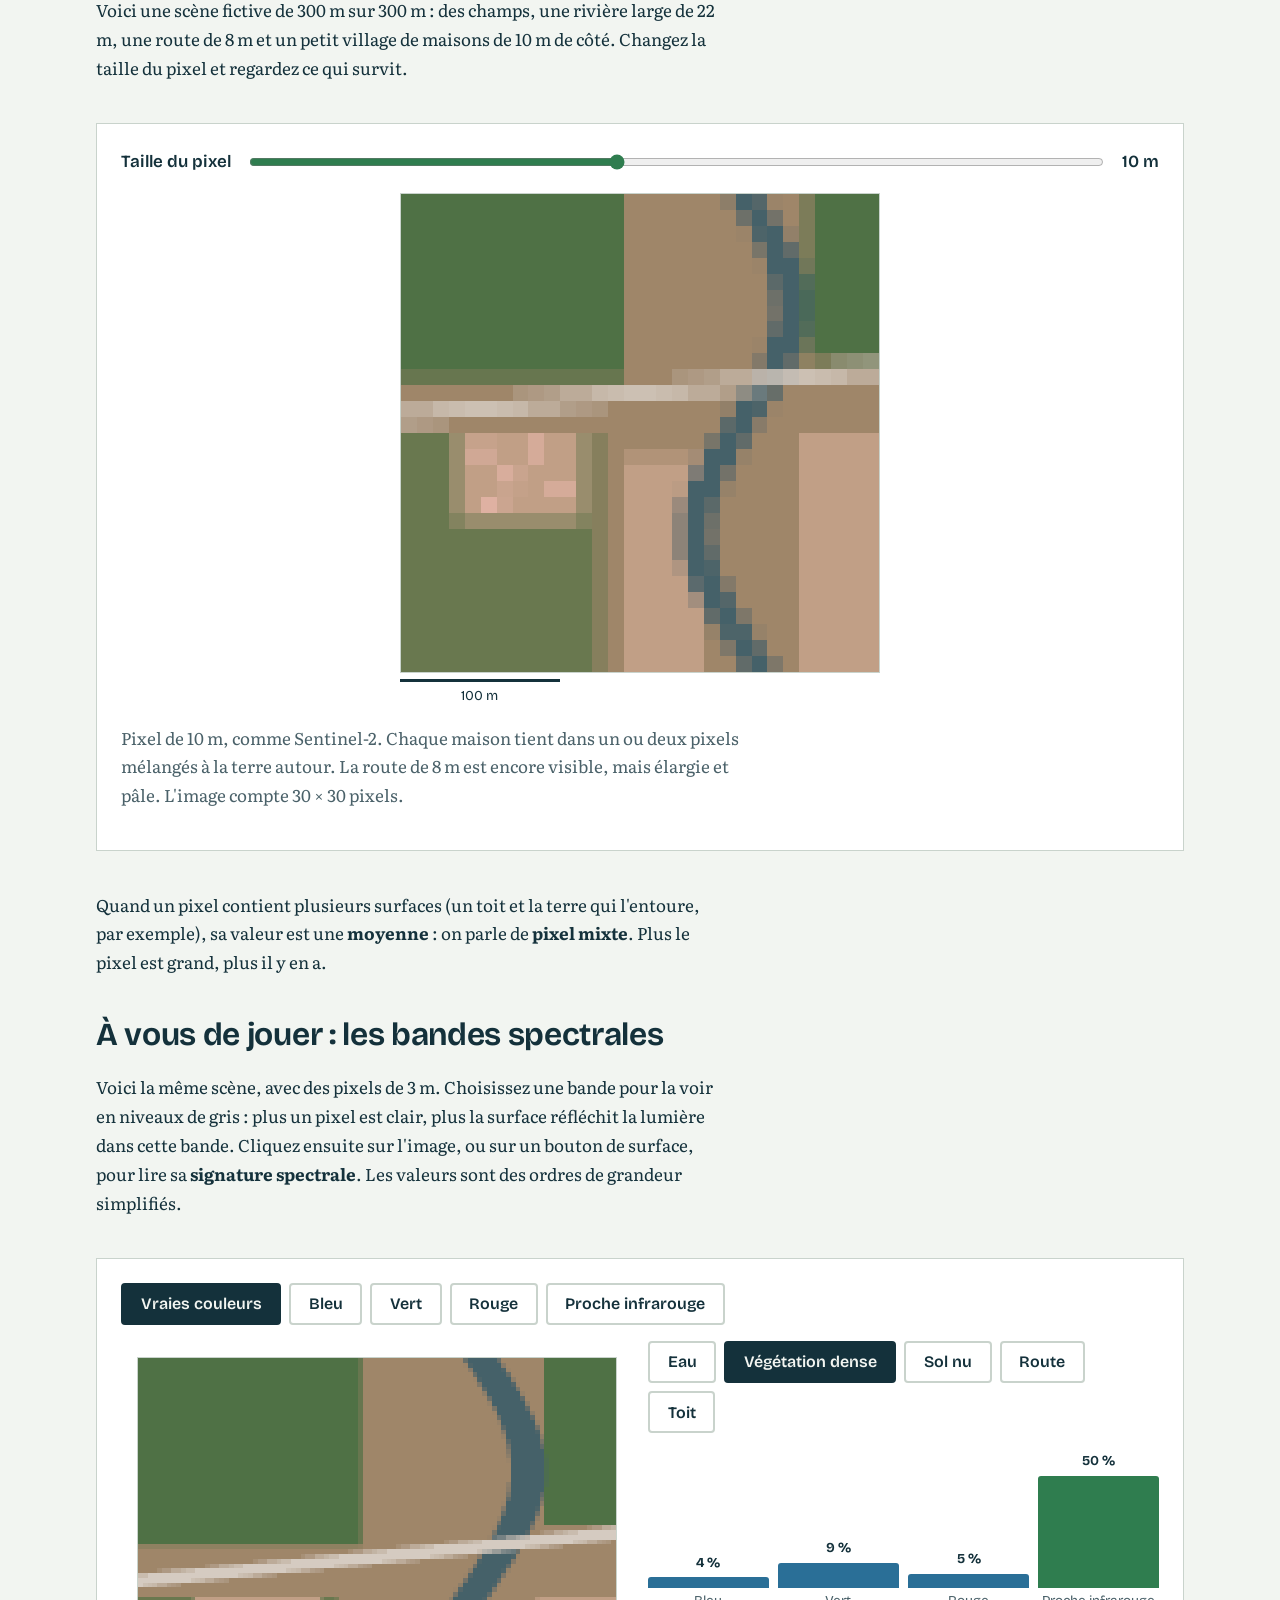
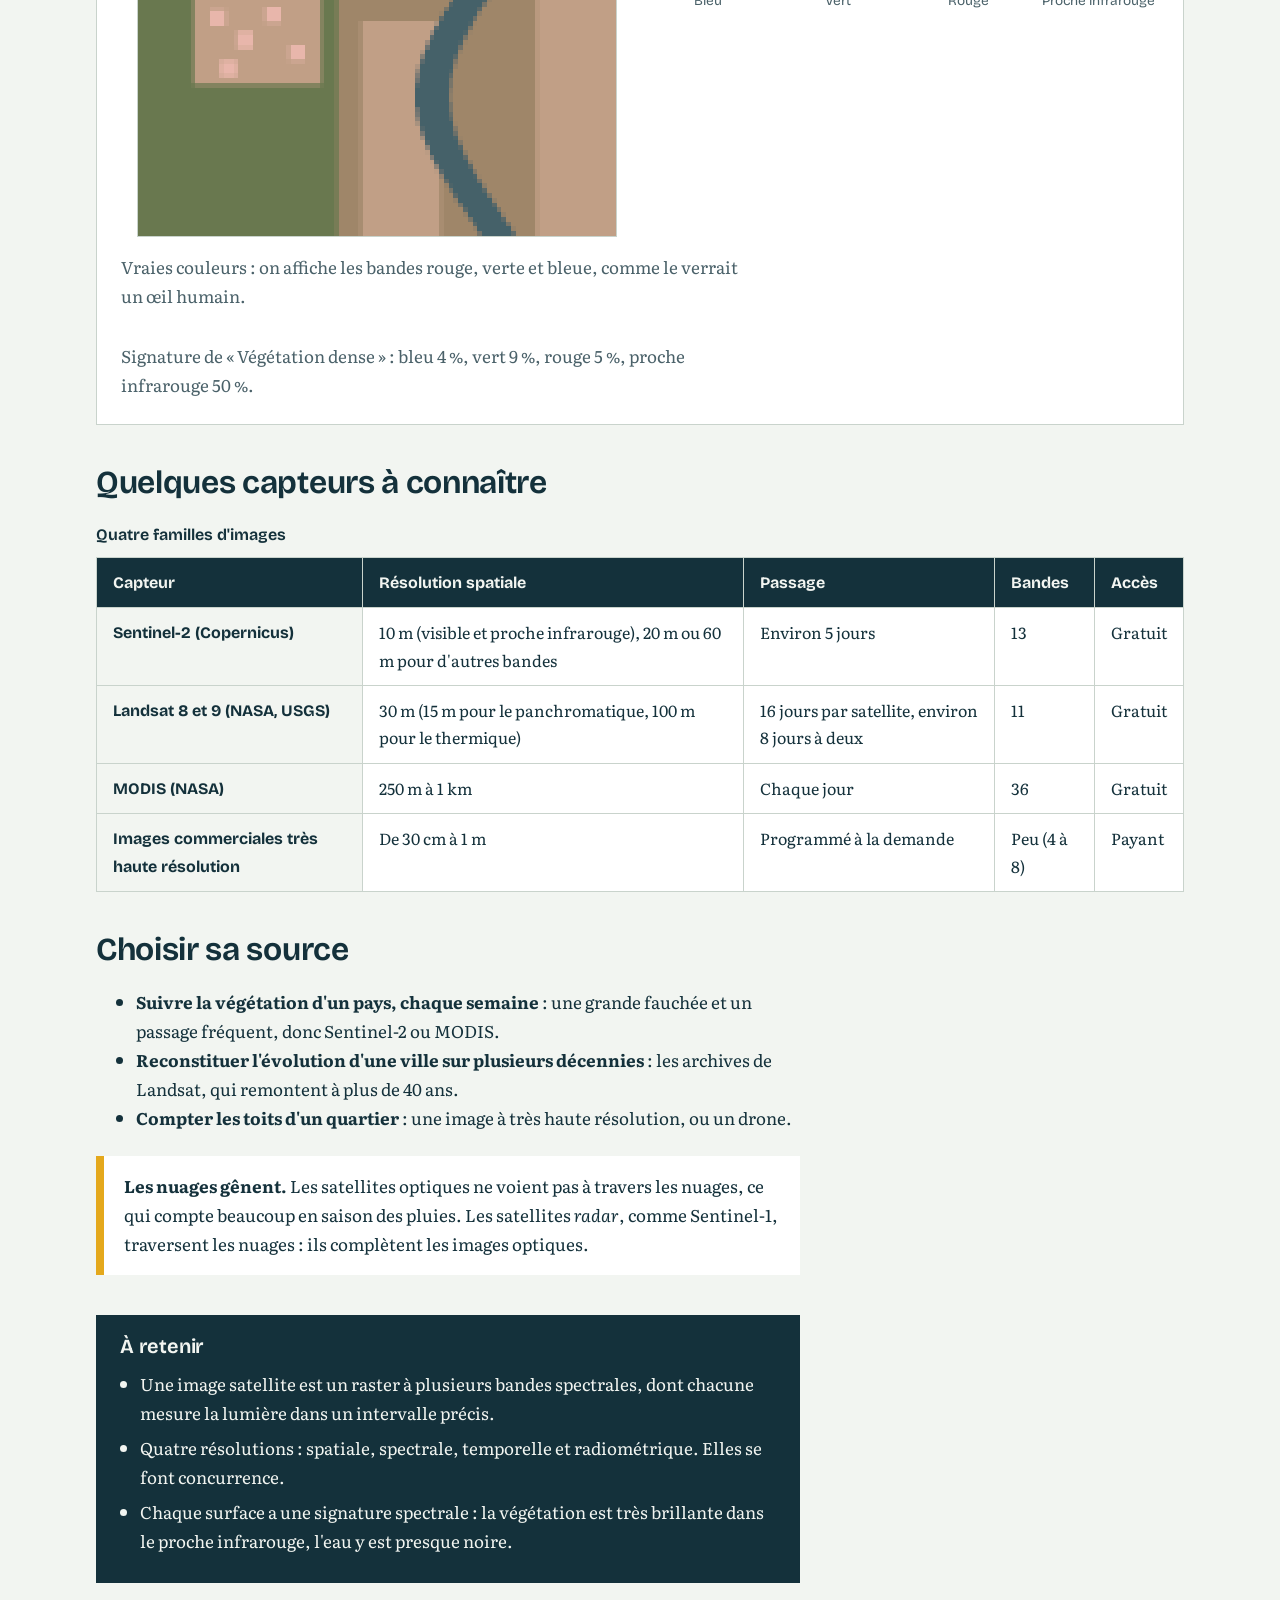
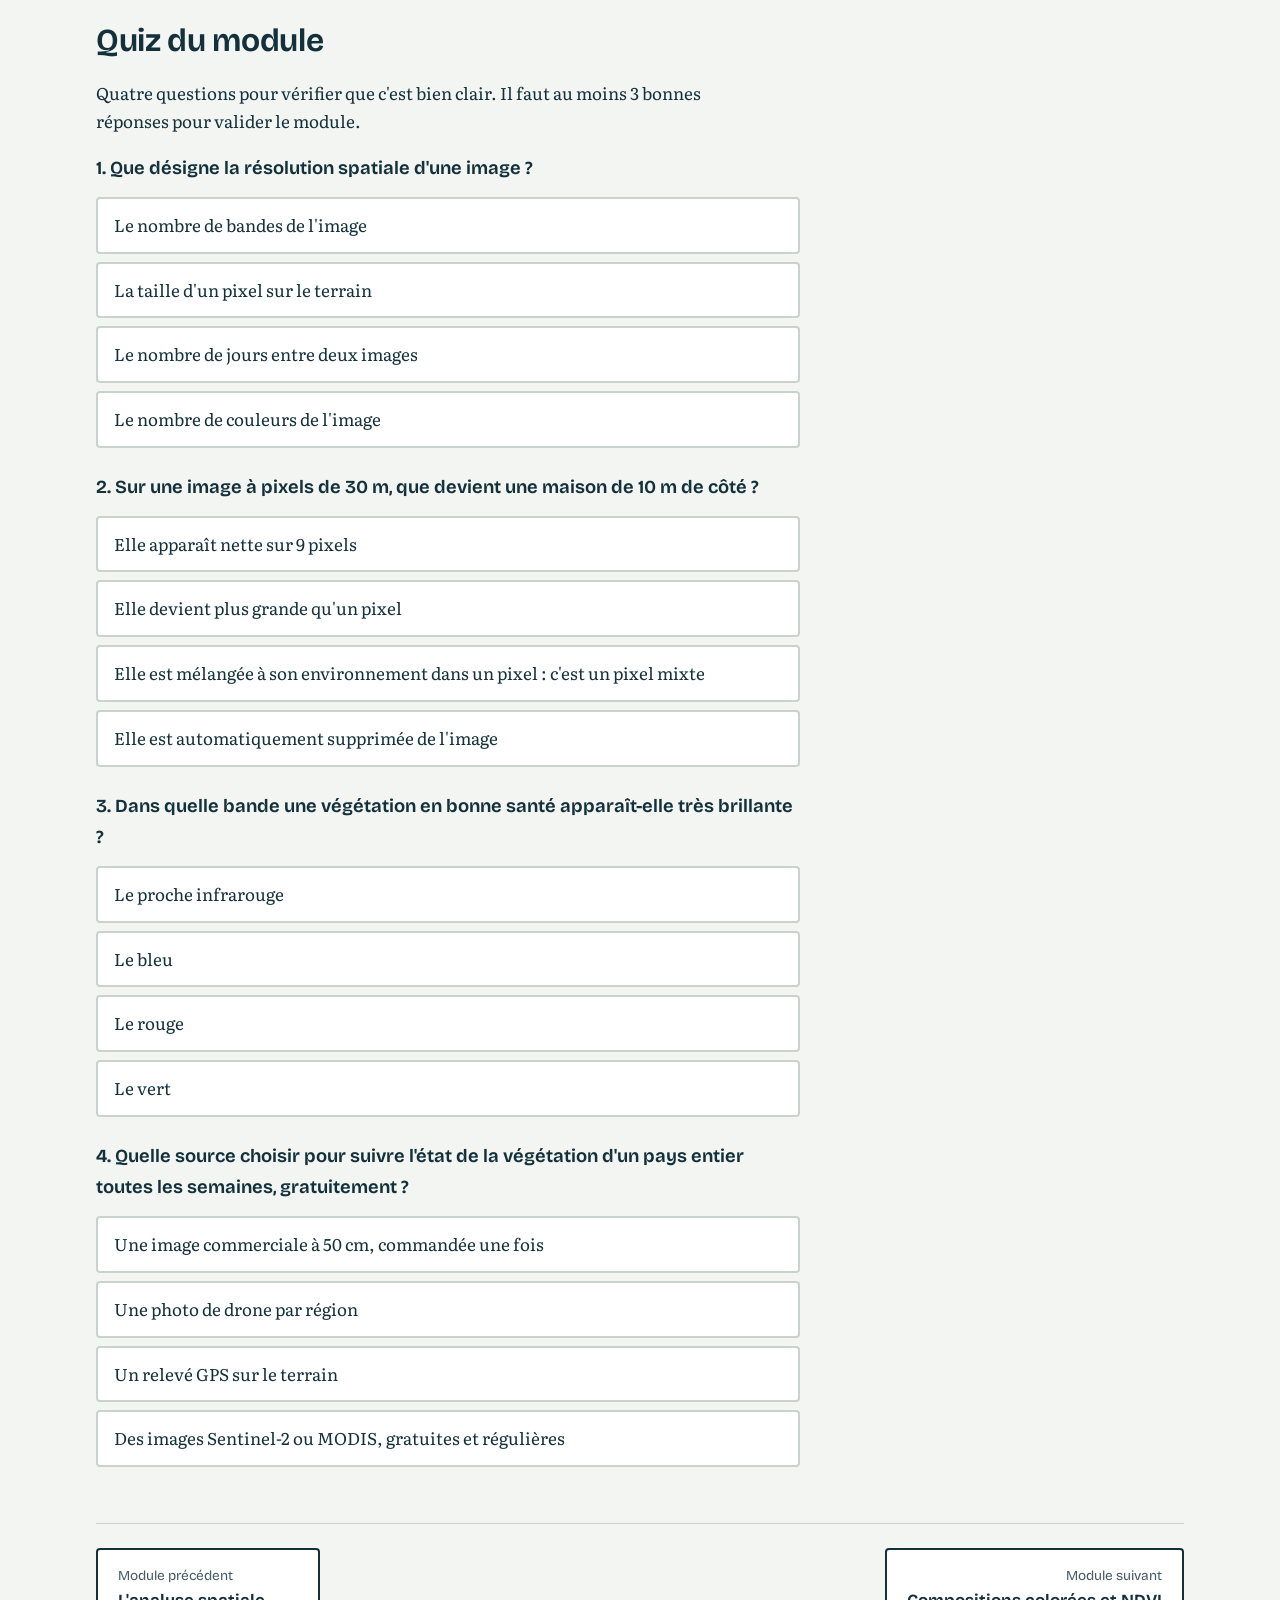
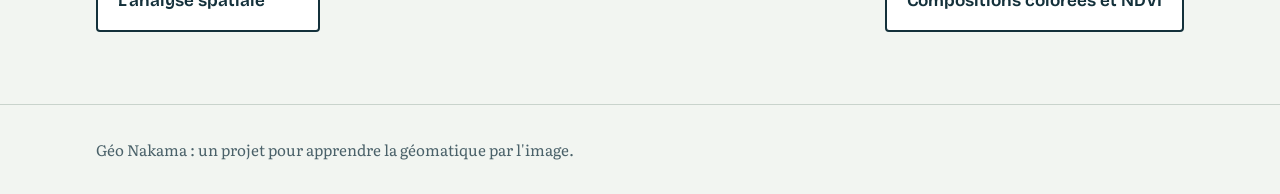
<file: lessons/intermediaire-images-satellites.html>
<!DOCTYPE html>
<html lang="fr">
<head>
  <meta charset="UTF-8">
  <meta name="viewport" content="width=device-width, initial-scale=1">
  <title>Les images satellites : Géo Nakama</title>

  <link rel="preconnect" href="https://fonts.googleapis.com">
  <link rel="preconnect" href="https://fonts.gstatic.com" crossorigin>
  <link href="https://fonts.googleapis.com/css2?family=Bricolage+Grotesque:wght@600;700&family=Literata:ital,wght@0,400;0,600;1,400&display=swap" rel="stylesheet">

  <link rel="stylesheet" href="../css/style.css">
</head>
<body>

  <header class="entete">
    <div class="conteneur">
      <a class="logo" href="../index.html">Géo Nakama</a>
      <nav class="navigation" aria-label="Navigation principale">
        <a href="../index.html#niveaux">Les niveaux</a>
      </nav>
    </div>
  </header>

  <main class="lecon">
    <div class="conteneur">

      <p class="fil"><a href="../index.html">Accueil</a> / Intermédiaire / Les images satellites</p>

      <p class="quiz-info" id="avis-niveau" hidden>
        Ce module appartient au niveau Intermédiaire, qui s'ouvre après le quiz final du niveau Débutant.
        Vous pouvez le lire, mais le parcours est pensé pour être suivi dans l'ordre :
        <a href="debutant-quiz-final.html">voir le niveau Débutant</a>.
      </p>

      <div class="lecon-entete">
        <h1>Les images satellites</h1>
        <p>Une image satellite n'est pas une simple photo : c'est un raster à plusieurs couches, dont chaque pixel mesure la lumière renvoyée par le sol dans plusieurs couleurs, visibles ou non.</p>
      </div>

      <section class="objectifs" aria-labelledby="objectifs-titre">
        <h2 id="objectifs-titre">Objectifs de cette leçon</h2>
        <ul>
          <li>Distinguer les quatre résolutions d'une image satellite.</li>
          <li>Expliquer ce qu'est une bande spectrale et pourquoi la végétation ressort dans le proche infrarouge.</li>
          <li>Choisir un capteur selon la surface, le détail et la fréquence voulus.</li>
        </ul>
      </section>

      <!-- ===== 1. Raster à plusieurs bandes ===== -->
      <section class="lecon-section" aria-labelledby="bandes-titre">
        <h2 id="bandes-titre">Un raster à plusieurs bandes</h2>
        <p>Vous connaissez le raster : une grille de pixels. Dans une image de télédétection, chaque pixel ne porte pas une, mais <strong>plusieurs valeurs</strong>, une par <strong>bande spectrale</strong>. Chaque bande est une image à part entière, qui mesure la lumière dans un intervalle précis de longueurs d'onde : le bleu, le vert, le rouge, mais aussi le <strong>proche infrarouge</strong>, invisible pour l'œil.</p>
        <p>Chaque matériau renvoie la lumière à sa façon selon la bande. Cette « empreinte » s'appelle sa <strong>signature spectrale</strong>. C'est elle qui permet de distinguer l'eau, la végétation et le sol nu.</p>
      </section>

      <!-- ===== 2. Quatre résolutions ===== -->
      <section class="lecon-section" aria-labelledby="resolutions-titre">
        <h2 id="resolutions-titre">Les quatre résolutions</h2>
        <p>On décrit une image satellite par quatre « résolutions » :</p>
        <ul>
          <li><strong>spatiale</strong> : la taille d'un pixel au sol (10 m pour Sentinel-2, 30 m pour Landsat) ;</li>
          <li><strong>spectrale</strong> : le nombre et la finesse des bandes (13 bandes pour Sentinel-2, 11 pour Landsat 8 et 9) ;</li>
          <li><strong>temporelle</strong> : le délai entre deux passages au-dessus d'un même endroit (environ 5 jours pour Sentinel-2, 16 jours pour un satellite Landsat) ;</li>
          <li><strong>radiométrique</strong> : le nombre de niveaux de valeurs qu'un pixel peut prendre (8 bits donnent 256 niveaux, 12 bits donnent 4 096 niveaux).</li>
        </ul>
        <p>On ne peut pas tout avoir en même temps : un capteur très détaillé couvre une bande de terrain étroite (la <em>fauchée</em>) et repasse moins souvent. Il faut toujours choisir un compromis.</p>
      </section>

      <!-- ===== 3. Démo A : résolution spatiale ===== -->
      <section class="lecon-section" style="max-width:none" aria-labelledby="demoa-titre">
        <h2 id="demoa-titre">À vous de jouer : la taille du pixel</h2>
        <p>Voici une scène fictive de 300 m sur 300 m : des champs, une rivière large de 22 m, une route de 8 m et un petit village de maisons de 10 m de côté. Changez la taille du pixel et regardez ce qui survit.</p>

        <div class="demo">
          <div class="demo-controle" style="margin-top:0">
            <label for="taille-pixel">Taille du pixel</label>
            <input type="range" id="taille-pixel" min="0" max="7" step="1" value="3" aria-describedby="texte-pixel">
            <output id="valeur-pixel" for="taille-pixel"></output>
          </div>

          <canvas id="scene-a" class="scene" role="img" aria-label="Scène fictive rendue avec des pixels de la taille choisie"></canvas>
          <div class="barre-echelle" aria-hidden="true"><div class="trait-echelle" style="width:33.33%">100 m</div></div>

          <p class="demo-message" id="texte-pixel" aria-live="polite" style="min-height:6em"></p>
        </div>

        <p>Quand un pixel contient plusieurs surfaces (un toit et la terre qui l'entoure, par exemple), sa valeur est une <strong>moyenne</strong> : on parle de <strong>pixel mixte</strong>. Plus le pixel est grand, plus il y en a.</p>
      </section>

      <!-- ===== 4. Démo B : bandes spectrales ===== -->
      <section class="lecon-section" style="max-width:none" aria-labelledby="demob-titre">
        <h2 id="demob-titre">À vous de jouer : les bandes spectrales</h2>
        <p>Voici la même scène, avec des pixels de 3 m. Choisissez une bande pour la voir en niveaux de gris : plus un pixel est clair, plus la surface réfléchit la lumière dans cette bande. Cliquez ensuite sur l'image, ou sur un bouton de surface, pour lire sa <strong>signature spectrale</strong>. Les valeurs sont des ordres de grandeur simplifiés.</p>

        <div class="demo">
          <div class="onglets" role="group" aria-label="Choisir la bande affichée" id="boutons-bandes"></div>

          <div class="demo-panneaux">
            <div>
              <canvas id="scene-b" class="scene" role="img" aria-label="Scène fictive affichée dans la bande choisie"></canvas>
            </div>
            <div>
              <div class="onglets" role="group" aria-label="Choisir une surface" id="boutons-surfaces"></div>
              <div class="barres" id="barres" role="img" aria-label="Réflectance de la surface choisie dans les quatre bandes"></div>
            </div>
          </div>

          <p class="demo-message" id="texte-bande" aria-live="polite" style="min-height:5em"></p>
          <p class="demo-message" id="texte-signature" aria-live="polite" style="min-height:3em;margin-top:0.25rem"></p>
        </div>
      </section>

      <!-- ===== 5. Capteurs ===== -->
      <section class="lecon-section" style="max-width:none" aria-labelledby="capteurs-titre">
        <h2 id="capteurs-titre">Quelques capteurs à connaître</h2>
        <p class="indice-defilement">Faites défiler le tableau vers la droite pour voir toutes les colonnes.</p>
        <div class="tableau-defile" tabindex="0" role="region" aria-label="Tableau des capteurs, défilant horizontalement">
          <table class="comparatif">
            <caption>Quatre familles d'images</caption>
            <thead>
              <tr>
                <th scope="col">Capteur</th>
                <th scope="col">Résolution spatiale</th>
                <th scope="col">Passage</th>
                <th scope="col">Bandes</th>
                <th scope="col">Accès</th>
              </tr>
            </thead>
            <tbody>
              <tr>
                <th scope="row">Sentinel-2 (Copernicus)</th>
                <td>10 m (visible et proche infrarouge), 20 m ou 60 m pour d'autres bandes</td>
                <td>Environ 5 jours</td>
                <td>13</td>
                <td>Gratuit</td>
              </tr>
              <tr>
                <th scope="row">Landsat 8 et 9 (NASA, USGS)</th>
                <td>30 m (15 m pour le panchromatique, 100 m pour le thermique)</td>
                <td>16 jours par satellite, environ 8 jours à deux</td>
                <td>11</td>
                <td>Gratuit</td>
              </tr>
              <tr>
                <th scope="row">MODIS (NASA)</th>
                <td>250 m à 1 km</td>
                <td>Chaque jour</td>
                <td>36</td>
                <td>Gratuit</td>
              </tr>
              <tr>
                <th scope="row">Images commerciales très haute résolution</th>
                <td>De 30 cm à 1 m</td>
                <td>Programmé à la demande</td>
                <td>Peu (4 à 8)</td>
                <td>Payant</td>
              </tr>
            </tbody>
          </table>
        </div>
      </section>

      <!-- ===== 6. Choisir ===== -->
      <section class="lecon-section" aria-labelledby="choisir-titre">
        <h2 id="choisir-titre">Choisir sa source</h2>
        <ul>
          <li><strong>Suivre la végétation d'un pays, chaque semaine</strong> : une grande fauchée et un passage fréquent, donc Sentinel-2 ou MODIS.</li>
          <li><strong>Reconstituer l'évolution d'une ville sur plusieurs décennies</strong> : les archives de Landsat, qui remontent à plus de 40 ans.</li>
          <li><strong>Compter les toits d'un quartier</strong> : une image à très haute résolution, ou un drone.</li>
        </ul>
        <div class="piege">
          <strong>Les nuages gênent.</strong> Les satellites optiques ne voient pas à travers les nuages, ce qui compte beaucoup en saison des pluies. Les satellites <em>radar</em>, comme Sentinel-1, traversent les nuages : ils complètent les images optiques.
        </div>
      </section>

      <!-- ===== 7. À retenir ===== -->
      <section class="retenir" aria-labelledby="retenir-titre">
        <h2 id="retenir-titre">À retenir</h2>
        <ul>
          <li>Une image satellite est un raster à plusieurs bandes spectrales, dont chacune mesure la lumière dans un intervalle précis.</li>
          <li>Quatre résolutions : spatiale, spectrale, temporelle et radiométrique. Elles se font concurrence.</li>
          <li>Chaque surface a une signature spectrale : la végétation est très brillante dans le proche infrarouge, l'eau y est presque noire.</li>
        </ul>
      </section>

      <!-- ===== 8. Quiz ===== -->
      <section class="lecon-section" id="quiz" aria-labelledby="quiz-titre">
        <h2 id="quiz-titre">Quiz du module</h2>
        <p>Quatre questions pour vérifier que c'est bien clair. Il faut au moins 3 bonnes réponses pour valider le module.</p>
        <div id="quiz-conteneur" class="quiz"></div>
      </section>

      <nav class="nav-modules" aria-label="Navigation entre les modules">
        <a class="nav-precedent" href="intermediaire-analyse-spatiale.html" rel="prev"><span class="nav-etiquette">Module précédent</span>L'analyse spatiale</a>
        <a class="nav-suivant" href="intermediaire-ndvi.html" rel="next"><span class="nav-etiquette">Module suivant</span>Compositions colorées et NDVI</a>
      </nav>

    </div>
  </main>

  <footer class="pied">
    <div class="conteneur">
      <p>Géo Nakama : un projet pour apprendre la géomatique par l'image.</p>
    </div>
  </footer>

  <script src="../js/progress.js"></script>
  <script src="../js/quiz.js"></script>

  <script>
    if (!Progression.estValide("debutant-quiz-final")) {
      document.getElementById("avis-niveau").hidden = false;
    }
  </script>

  <!-- Les questions de CE module -->
  <script>
    creerQuiz(document.getElementById("quiz-conteneur"), {
      id: "intermediaire-images-satellites",
      seuil: 3,
      questions: [
        {
          enonce: "Que désigne la résolution spatiale d'une image ?",
          choix: [
            "Le nombre de bandes de l'image",
            "La taille d'un pixel sur le terrain",
            "Le nombre de jours entre deux images",
            "Le nombre de couleurs de l'image"
          ],
          bonne: 1,
          explication: "La résolution spatiale est la taille d'un pixel au sol : 10 m pour Sentinel-2, 30 m pour Landsat. Le nombre de bandes, c'est la résolution spectrale, et le délai entre deux images, la résolution temporelle."
        },
        {
          enonce: "Sur une image à pixels de 30 m, que devient une maison de 10 m de côté ?",
          choix: [
            "Elle apparaît nette sur 9 pixels",
            "Elle devient plus grande qu'un pixel",
            "Elle est mélangée à son environnement dans un pixel : c'est un pixel mixte",
            "Elle est automatiquement supprimée de l'image"
          ],
          bonne: 2,
          explication: "Un pixel de 30 m couvre 900 m² : la maison n'en occupe qu'une petite partie, et la valeur du pixel est une moyenne de tout ce qu'il contient."
        },
        {
          enonce: "Dans quelle bande une végétation en bonne santé apparaît-elle très brillante ?",
          choix: ["Le proche infrarouge", "Le bleu", "Le rouge", "Le vert"],
          bonne: 0,
          explication: "La végétation réfléchit très fortement le proche infrarouge, alors qu'elle absorbe le rouge et le bleu pour la photosynthèse. Cet écart est à la base de l'indice NDVI."
        },
        {
          enonce: "Quelle source choisir pour suivre l'état de la végétation d'un pays entier toutes les semaines, gratuitement ?",
          choix: [
            "Une image commerciale à 50 cm, commandée une fois",
            "Une photo de drone par région",
            "Un relevé GPS sur le terrain",
            "Des images Sentinel-2 ou MODIS, gratuites et régulières"
          ],
          bonne: 3,
          explication: "Sentinel-2 (environ tous les 5 jours) et MODIS (chaque jour) couvrent de très grandes surfaces, gratuitement et régulièrement. Les autres choix couvrent trop peu ou ne se répètent pas."
        }
      ]
    });
  </script>

  <!-- Script des démonstrations : une scène fictive vue à différentes résolutions et dans différentes bandes -->
  <script>
    const TAILLE = 300;   // la scène mesure 300 m sur 300 m

    // Chaque surface renvoie la lumière à sa façon : une valeur de réflectance (0 à 1) par bande.
    // Ordre : bleu, vert, rouge, proche infrarouge. Valeurs simplifiées, pour l'illustration.
    const BANDES = ["Bleu", "Vert", "Rouge", "Proche infrarouge"];
    const SURFACES = {
      eau:        { nom: "Eau",                   refl: [0.08, 0.07, 0.04, 0.02] },
      vegDense:   { nom: "Végétation dense",      refl: [0.04, 0.09, 0.05, 0.50] },
      vegCulture: { nom: "Culture en croissance", refl: [0.05, 0.10, 0.08, 0.38] },
      sol:        { nom: "Sol nu",                refl: [0.12, 0.16, 0.22, 0.28] },
      savane:     { nom: "Savane sèche",          refl: [0.08, 0.12, 0.16, 0.26] },
      route:      { nom: "Route",                 refl: [0.22, 0.24, 0.26, 0.28] },
      toit:       { nom: "Toit",                  refl: [0.18, 0.20, 0.30, 0.32] }
    };

    // Les cinq maisons : coin supérieur gauche de chacune (10 m x 10 m)
    const MAISONS = [[45, 158], [62, 172], [80, 156], [95, 180], [52, 190]];

    // Les parcelles : la première qui contient le point l'emporte
    const PARCELLES = [
      { x0: 35,  x1: 115, y0: 150, y1: 205, c: "sol" },          // la cour du village
      { x0: 0,   x1: 140, y0: 0,   y1: 118, c: "vegDense" },
      { x0: 0,   x1: 125, y0: 150, y1: 300, c: "vegCulture" },
      { x0: 255, x1: 300, y0: 0,   y1: 105, c: "vegDense" },
      { x0: 250, x1: 300, y0: 150, y1: 300, c: "sol" },
      { x0: 140, x1: 190, y0: 165, y1: 300, c: "sol" }
    ];

    // Quelle surface se trouve au point (x, y) de la scène ? (en mètres)
    function surfaceEn(x, y) {
      for (let i = 0; i < MAISONS.length; i++) {
        const m = MAISONS[i];
        if (x >= m[0] && x < m[0] + 10 && y >= m[1] && y < m[1] + 10) return "toit";
      }
      // la route : une droite de 8 m de large, qui traverse la rivière (comme sur un pont)
      if (Math.abs(y - (140 - 0.1 * x)) / Math.sqrt(1.01) < 4) return "route";
      // la rivière : une bande sinueuse de 22 m de large
      const xc = 215 + 30 * Math.sin(y / 45);
      if (Math.abs(x - xc) < 11) return "eau";
      for (let i = 0; i < PARCELLES.length; i++) {
        const p = PARCELLES[i];
        if (x >= p.x0 && x < p.x1 && y >= p.y0 && y < p.y1) return p.c;
      }
      return "savane";
    }

    function borner(v) { return Math.max(0, Math.min(255, Math.round(v))); }
    // Étire une réflectance pour l'afficher en couleur (une courbe douce, comme un réglage de luminosité)
    function teinte(refl) { return borner(Math.pow(refl / 0.35, 0.6) * 255); }

    // Dessine la scène dans un canvas, avec des pixels de `pas` mètres.
    // mode : "couleur" (rouge, vert, bleu) ou le numéro d'une bande (0 à 3) en niveaux de gris.
    function dessiner(canvas, pas, mode) {
      const n = Math.round(TAILLE / pas);
      canvas.width = n;
      canvas.height = n;
      const ctx = canvas.getContext("2d");
      const image = ctx.createImageData(n, n);
      const sousPas = pas <= 2 ? 2 : 4;      // on moyenne plusieurs mesures par pixel : c'est ce que fait un capteur

      for (let j = 0; j < n; j++) {
        for (let i = 0; i < n; i++) {
          const somme = [0, 0, 0, 0];
          for (let sj = 0; sj < sousPas; sj++) {
            for (let si = 0; si < sousPas; si++) {
              const x = (i + (si + 0.5) / sousPas) * pas;
              const y = (j + (sj + 0.5) / sousPas) * pas;
              const refl = SURFACES[surfaceEn(x, y)].refl;
              for (let b = 0; b < 4; b++) somme[b] += refl[b];
            }
          }
          const nb = sousPas * sousPas;
          const moy = somme.map(function (s) { return s / nb; });

          let r, g, bl;
          if (mode === "couleur") {
            r = teinte(moy[2]); g = teinte(moy[1]); bl = teinte(moy[0]);
          } else {
            r = g = bl = borner(Math.pow(moy[mode] / 0.55, 0.6) * 255);   // même réglage de luminosité que la couleur
          }
          const k = (j * n + i) * 4;
          image.data[k] = r; image.data[k + 1] = g; image.data[k + 2] = bl; image.data[k + 3] = 255;
        }
      }
      ctx.putImageData(image, 0, 0);
    }

    // ---------- Démonstration A : la taille du pixel ----------
    const PAS = [1, 2, 5, 10, 20, 30, 50, 100];
    const TEXTES_PAS = {
      1:   "Pixel de 1 m, comme un drone ou une image commerciale. Chaque maison, la route et la rivière ont des bords nets.",
      2:   "Pixel de 2 m. Les maisons restent bien visibles et les bords sont encore précis.",
      5:   "Pixel de 5 m. Les maisons ne sont plus que quelques pixels, mais la route et la rivière restent nettes.",
      10:  "Pixel de 10 m, comme Sentinel-2. Chaque maison tient dans un ou deux pixels mélangés à la terre autour. La route de 8 m est encore visible, mais élargie et pâle.",
      20:  "Pixel de 20 m. Les maisons se fondent dans le village, et la route devient floue : il y a de plus en plus de pixels mixtes.",
      30:  "Pixel de 30 m, comme Landsat. Le village n'est plus qu'une tache, et la route un trait très pâle. La rivière, large de 22 m, se devine encore.",
      50:  "Pixel de 50 m. Les grands champs restent lisibles, mais la rivière n'est plus qu'une suite de pixels grisâtres, et la route a disparu.",
      100: "Pixel de 100 m. On ne distingue plus que les grands ensembles : tout ce qui est plus petit que le pixel est noyé."
    };

    const curseurPixel = document.getElementById("taille-pixel");
    const sceneA = document.getElementById("scene-a");
    const valeurPixel = document.getElementById("valeur-pixel");
    const textePixel = document.getElementById("texte-pixel");

    function majPixel() {
      const pas = PAS[Number(curseurPixel.value)];
      const n = Math.round(TAILLE / pas);
      dessiner(sceneA, pas, "couleur");
      valeurPixel.textContent = pas + " m";
      textePixel.textContent = TEXTES_PAS[pas] + " L'image compte " + n + " × " + n + " pixels.";
    }
    curseurPixel.addEventListener("input", majPixel);

    // ---------- Démonstration B : les bandes spectrales ----------
    const PAS_B = 3;
    const sceneB = document.getElementById("scene-b");
    const zoneBoutonsBandes = document.getElementById("boutons-bandes");
    const zoneBoutonsSurfaces = document.getElementById("boutons-surfaces");
    const zoneBarres = document.getElementById("barres");
    const texteBande = document.getElementById("texte-bande");
    const texteSignature = document.getElementById("texte-signature");

    const MODES = [
      { mode: "couleur", nom: "Vraies couleurs",
        texte: "Vraies couleurs : on affiche les bandes rouge, verte et bleue, comme le verrait un œil humain." },
      { mode: 0, nom: "Bleu",
        texte: "Bande bleue : presque tout est sombre, et la végétation, l'eau et les champs se ressemblent. Cette bande sert aussi à corriger l'effet de l'atmosphère." },
      { mode: 1, nom: "Vert",
        texte: "Bande verte : la végétation en reflète un peu plus que du bleu, ce qui explique qu'elle nous paraisse verte, mais elle reste sombre." },
      { mode: 2, nom: "Rouge",
        texte: "Bande rouge : la végétation absorbe le rouge pour la photosynthèse, elle est donc sombre. Les sols nus, les toits et la route sont plus clairs." },
      { mode: 3, nom: "Proche infrarouge",
        texte: "Proche infrarouge : la végétation devient très brillante, alors que l'eau est presque noire. Le contraste entre le rouge et le proche infrarouge est la base de l'indice NDVI, vu dans le module suivant." }
    ];

    let modeActuel = 0;
    let surfaceActuelle = "vegDense";
    const boutonsModes = [], boutonsSurfaces = {};

    MODES.forEach(function (m, i) {
      const b = document.createElement("button");
      b.type = "button";
      b.className = "onglet";
      b.textContent = m.nom;
      b.addEventListener("click", function () { choisirMode(i); });
      boutonsModes.push(b);
      zoneBoutonsBandes.appendChild(b);
    });

    ["eau", "vegDense", "sol", "route", "toit"].forEach(function (cle) {
      const b = document.createElement("button");
      b.type = "button";
      b.className = "onglet";
      b.textContent = SURFACES[cle].nom;
      b.addEventListener("click", function () { choisirSurface(cle); });
      boutonsSurfaces[cle] = b;
      zoneBoutonsSurfaces.appendChild(b);
    });

    function choisirMode(i) {
      modeActuel = i;
      boutonsModes.forEach(function (b, k) { b.setAttribute("aria-pressed", k === i ? "true" : "false"); });
      dessiner(sceneB, PAS_B, MODES[i].mode);
      texteBande.textContent = MODES[i].texte;
    }

    function choisirSurface(cle) {
      surfaceActuelle = cle;
      Object.keys(boutonsSurfaces).forEach(function (k) {
        boutonsSurfaces[k].setAttribute("aria-pressed", k === cle ? "true" : "false");
      });

      const s = SURFACES[cle];
      zoneBarres.replaceChildren();
      s.refl.forEach(function (valeur, b) {
        const col = document.createElement("div");
        col.className = "barres-col";
        const val = document.createElement("span");
        val.className = "valeur";
        val.textContent = Math.round(valeur * 100) + " %";
        const barre = document.createElement("div");
        barre.className = "barre" + (b === 3 ? " pir" : "");
        barre.style.height = (valeur / 0.55 * 100).toFixed(0) + "%";
        const nom = document.createElement("span");
        nom.className = "nom";
        nom.textContent = BANDES[b];
        col.appendChild(val);
        col.appendChild(barre);
        col.appendChild(nom);
        zoneBarres.appendChild(col);
      });

      texteSignature.textContent = "Signature de « " + s.nom + " » : " + BANDES.map(function (nomBande, b) {
        return nomBande.toLowerCase() + " " + Math.round(s.refl[b] * 100) + " %";
      }).join(", ") + ".";
    }

    // Un clic sur l'image donne la signature de la surface située à cet endroit
    sceneB.addEventListener("click", function (e) {
      const r = sceneB.getBoundingClientRect();
      const x = (e.clientX - r.left) / r.width * TAILLE;
      const y = (e.clientY - r.top) / r.height * TAILLE;
      const cle = surfaceEn(x, y);
      // Les boutons ne proposent que cinq surfaces : on les met à jour si la surface cliquée en fait partie
      choisirSurface(cle);
    });

    majPixel();
    choisirMode(0);
    choisirSurface("vegDense");
  </script>

</body>
</html>
</file>
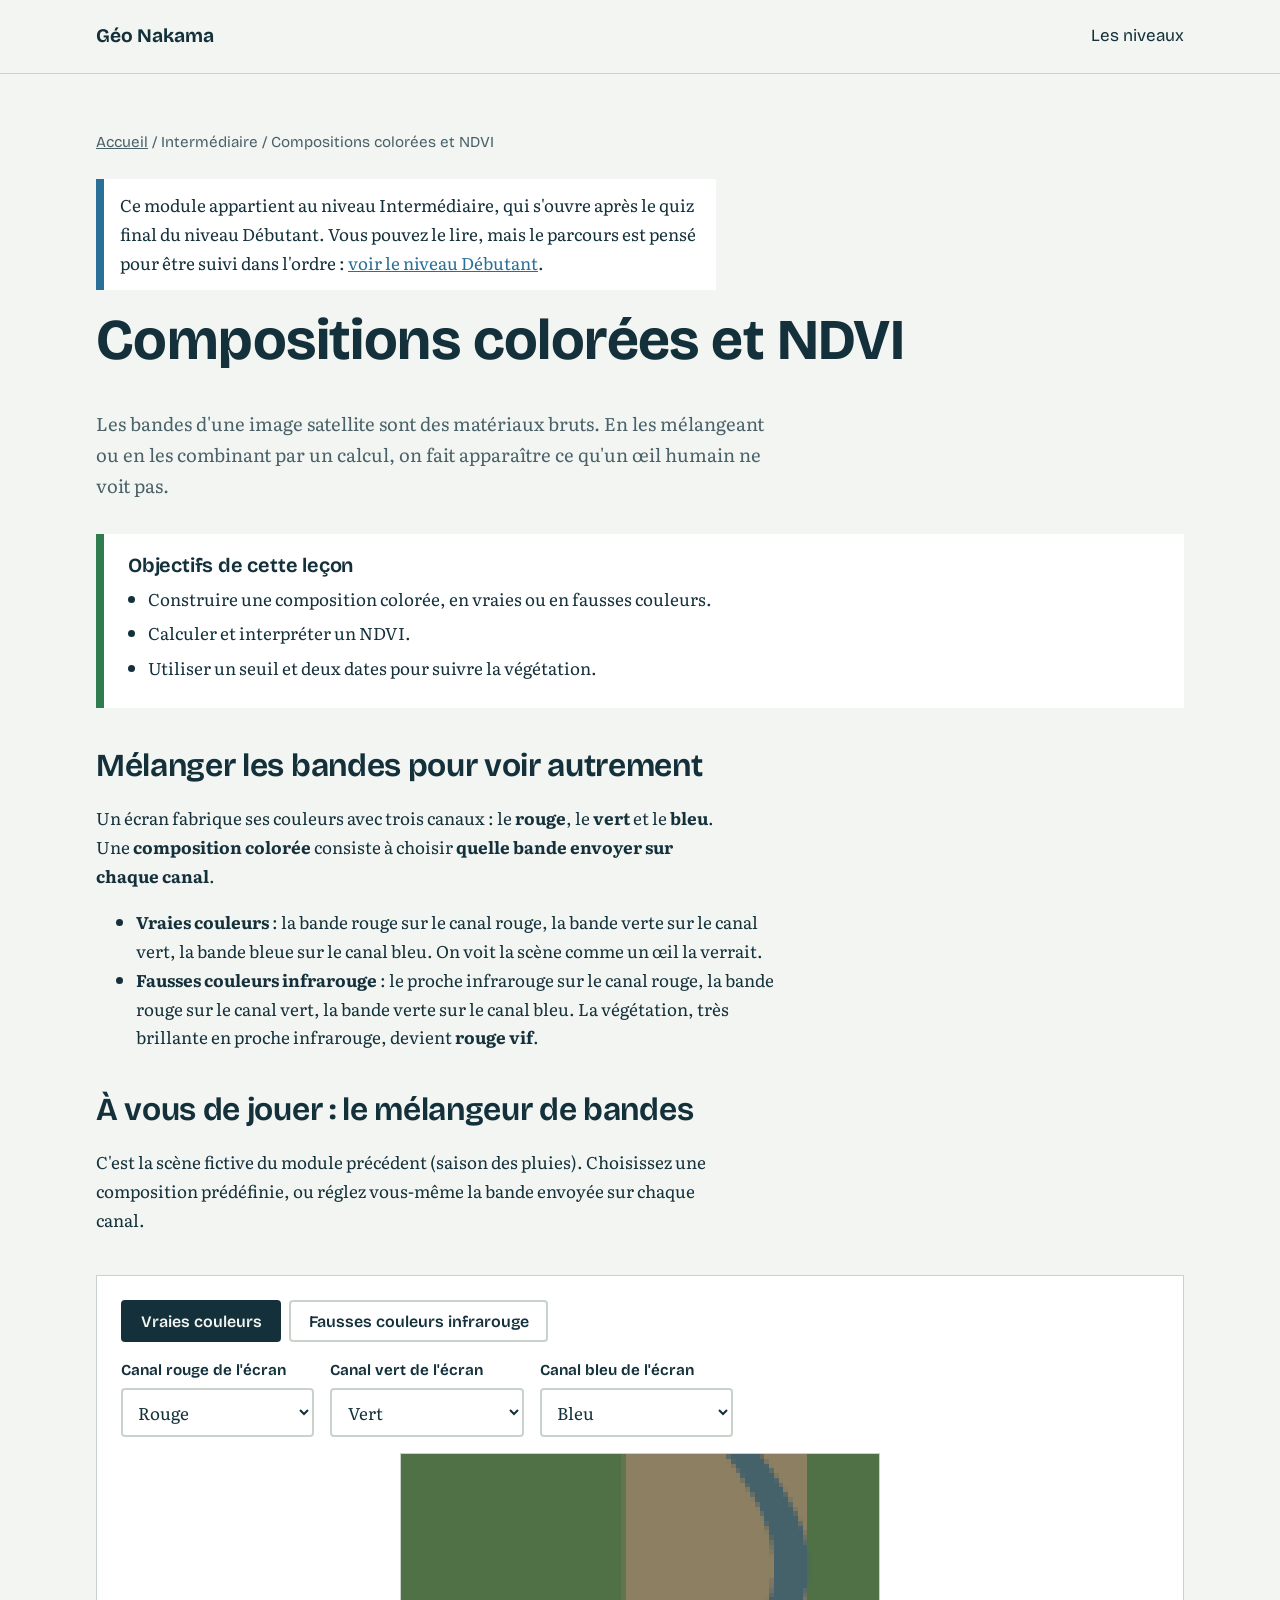
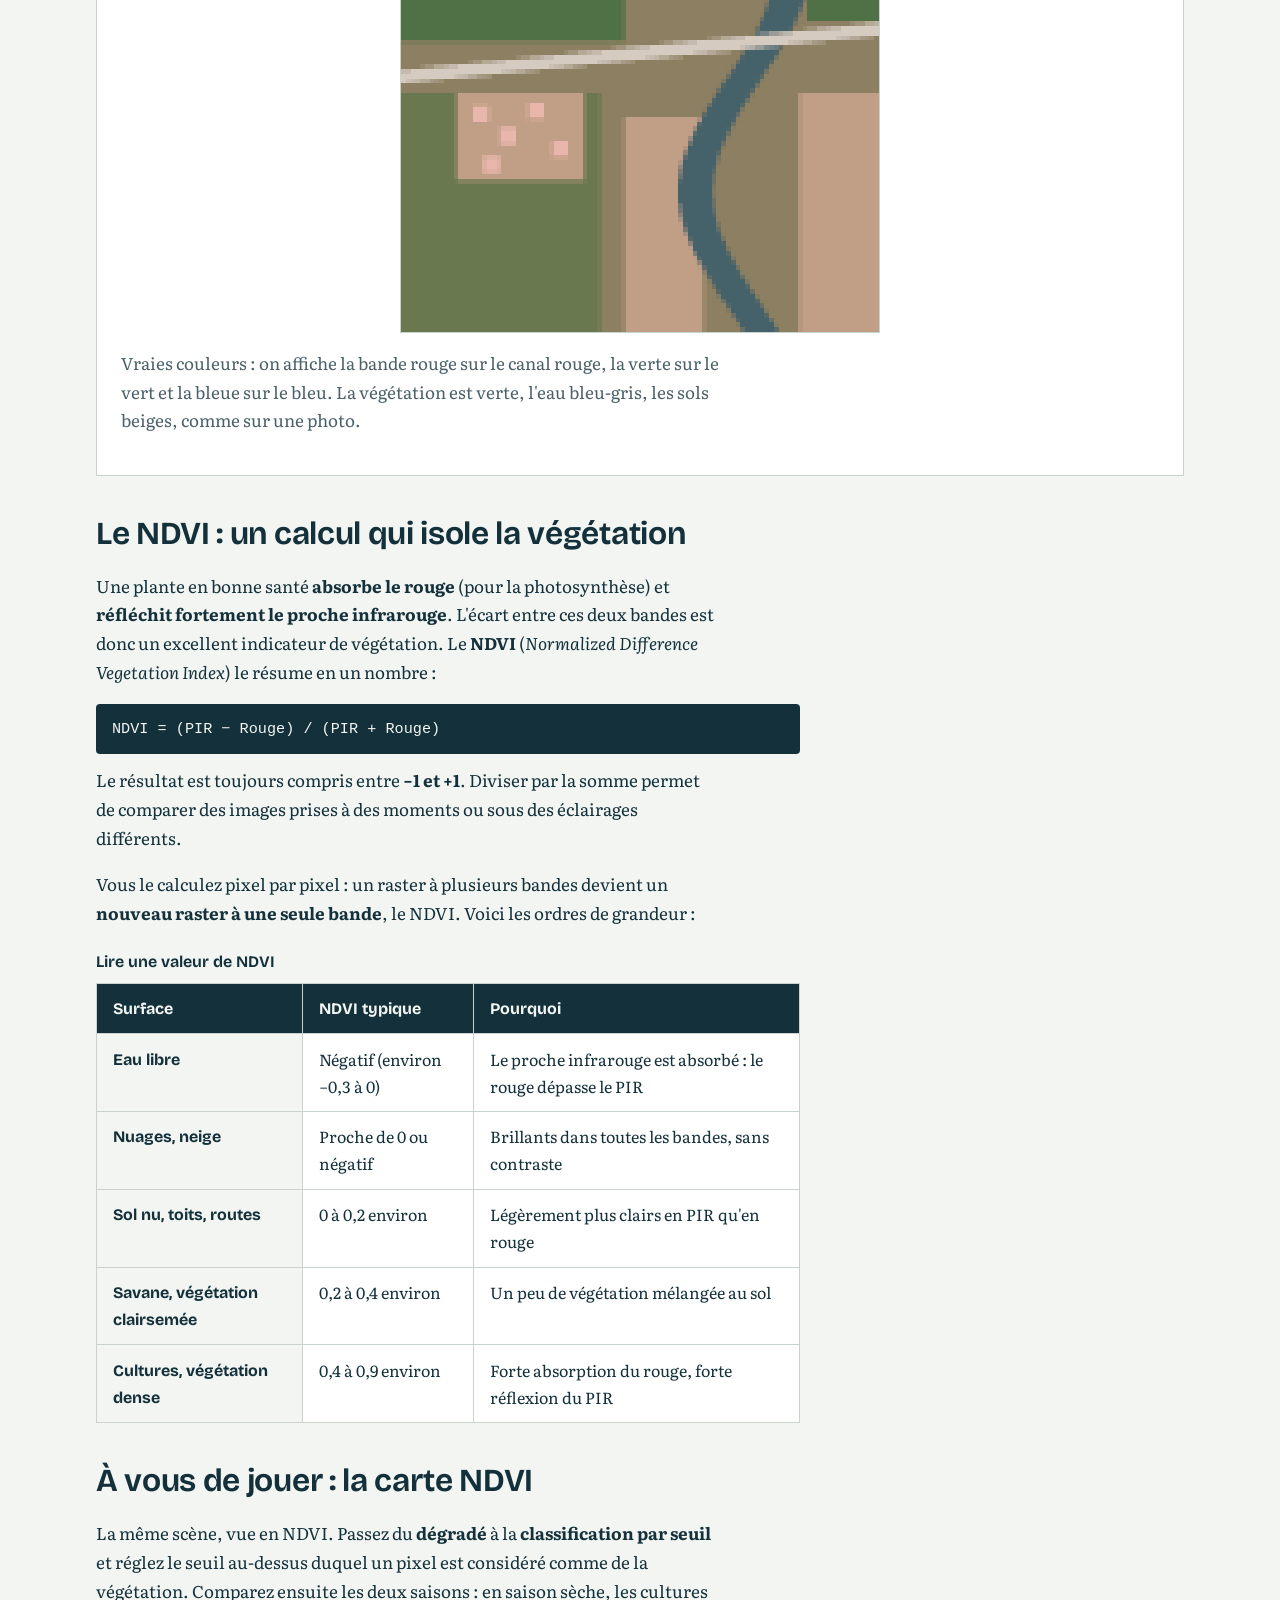
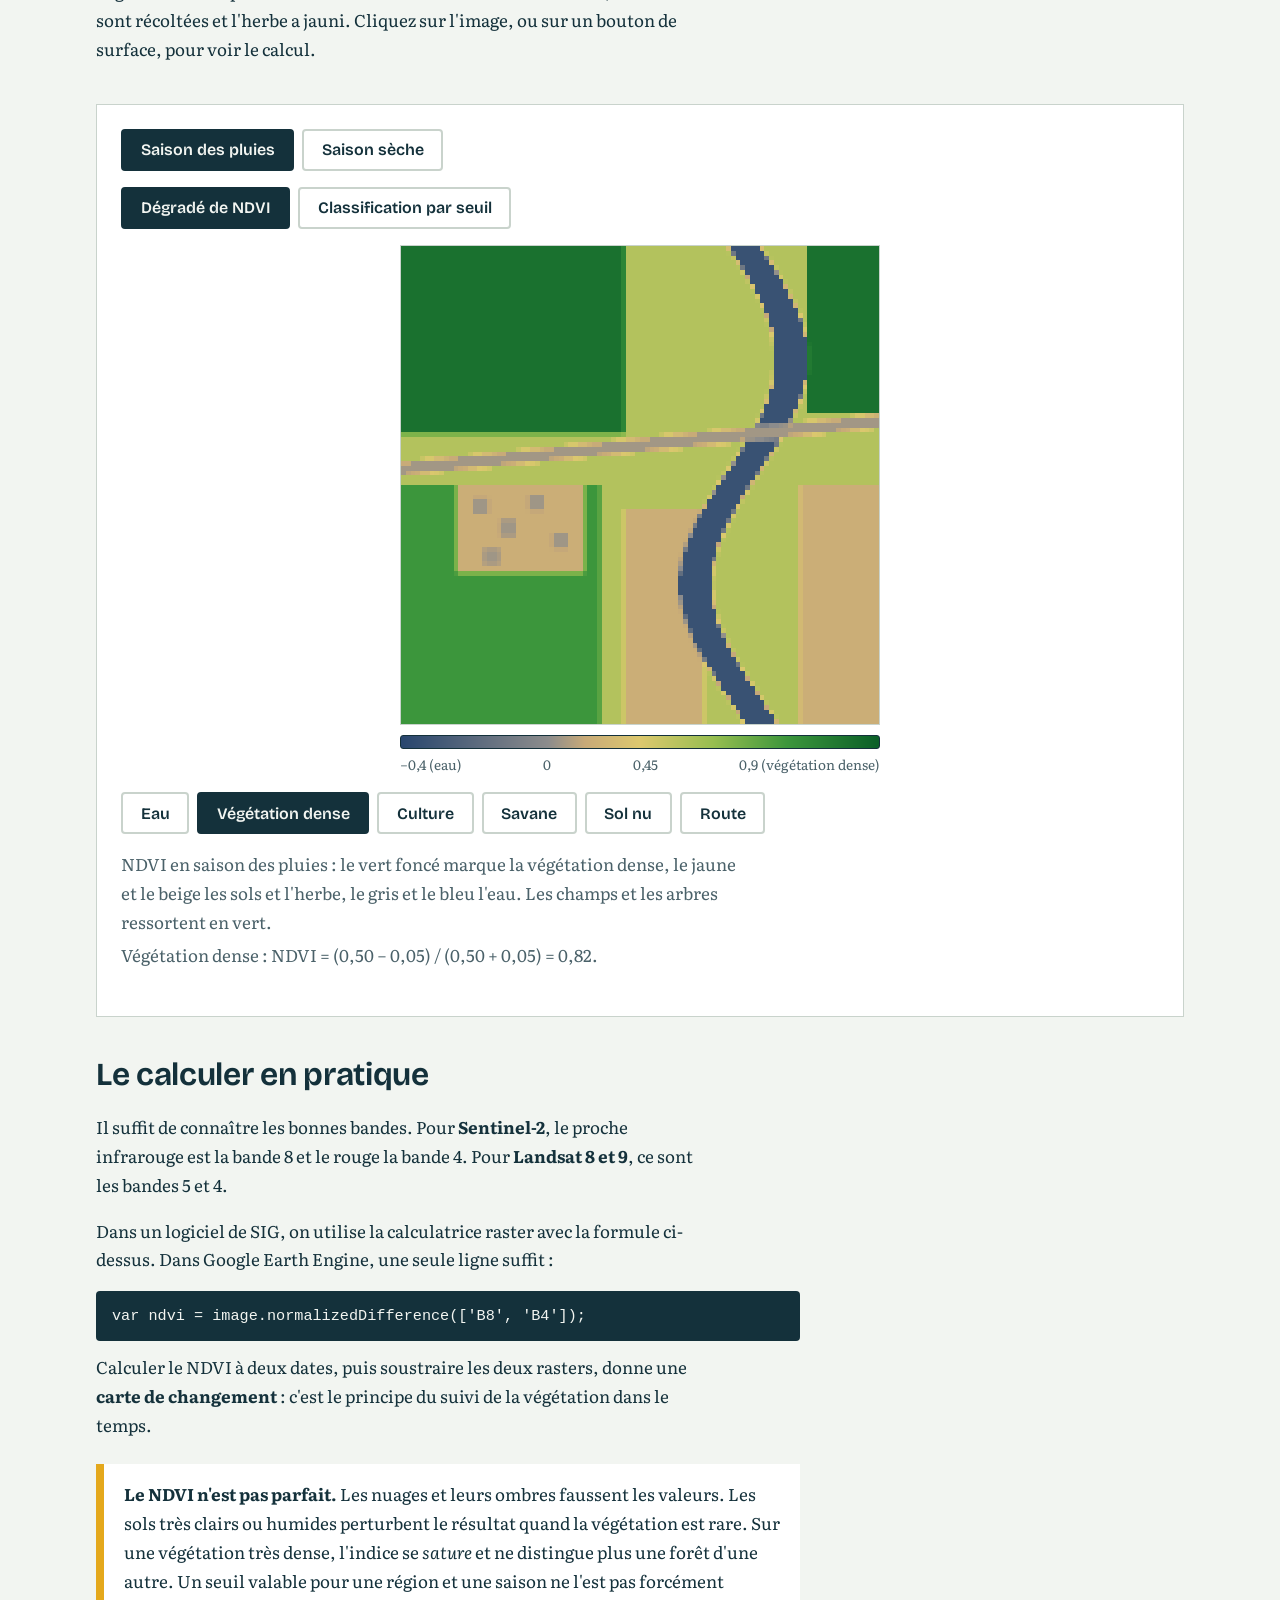
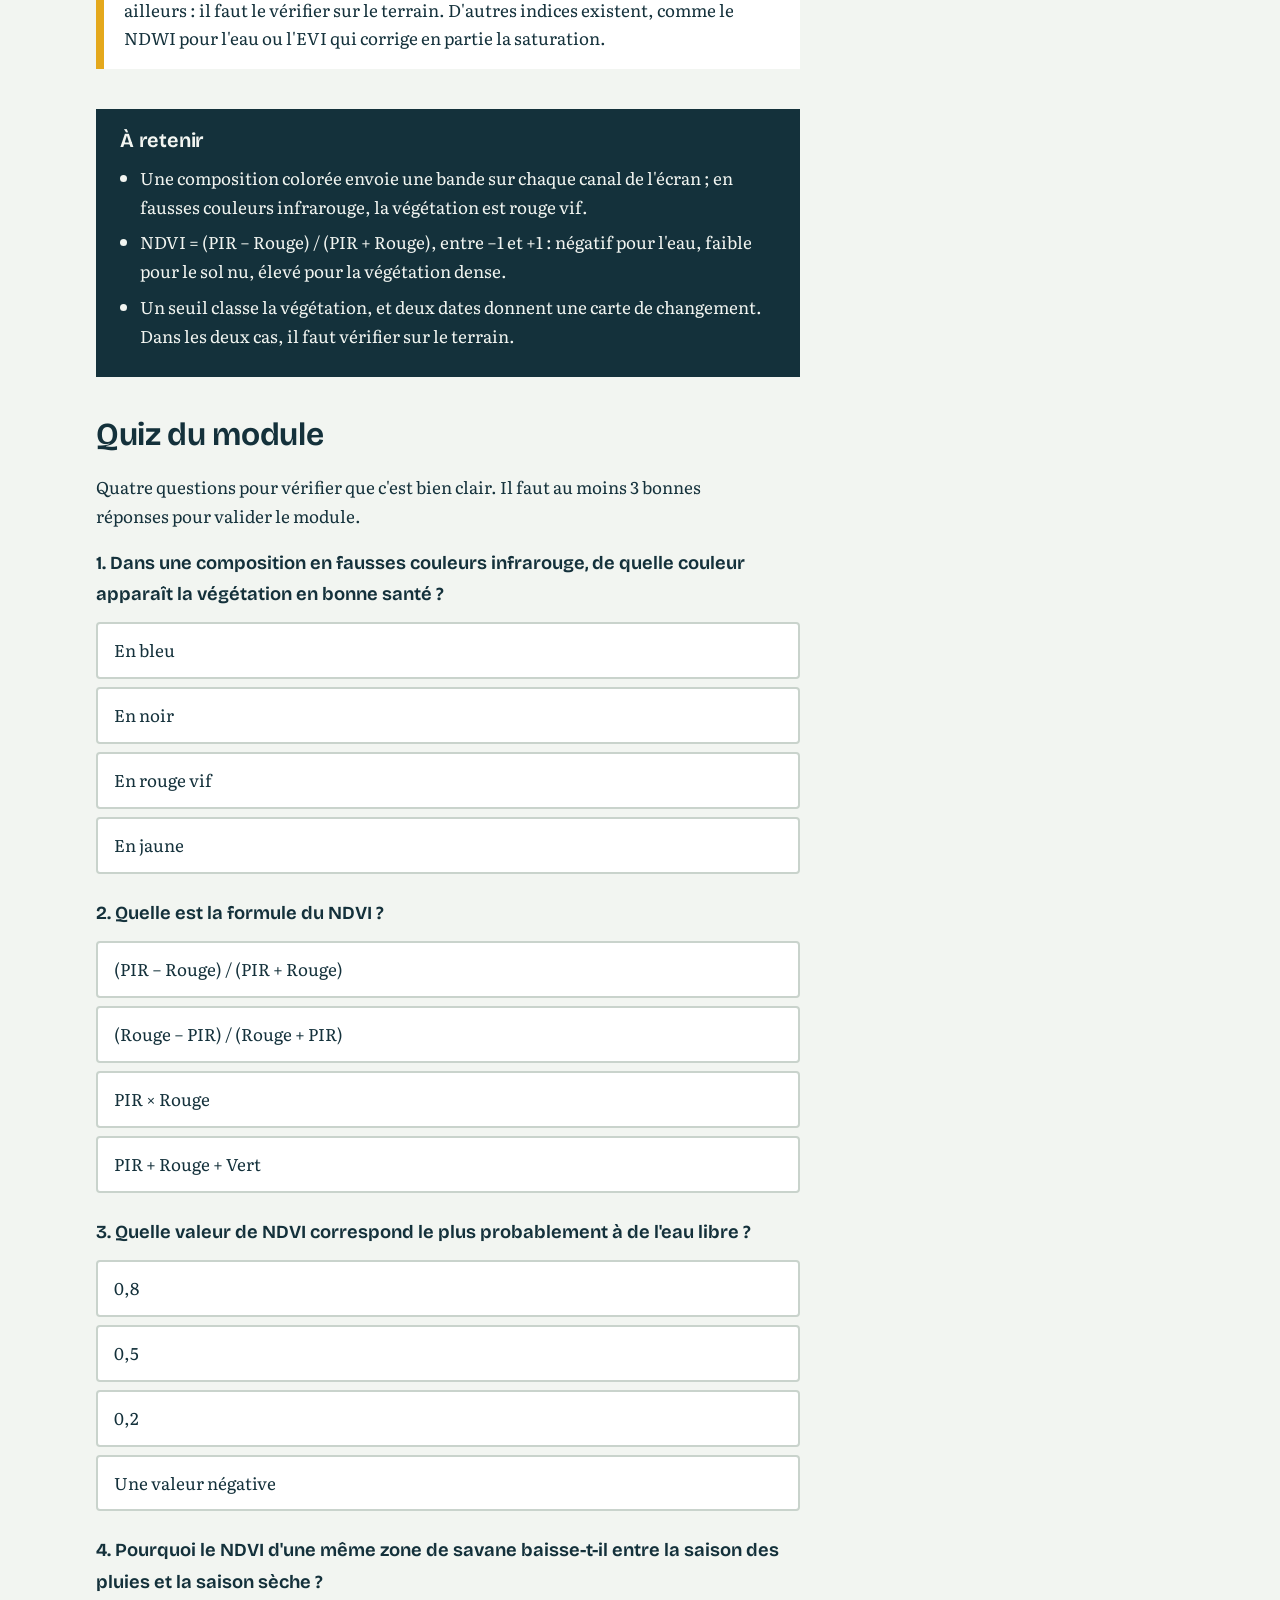
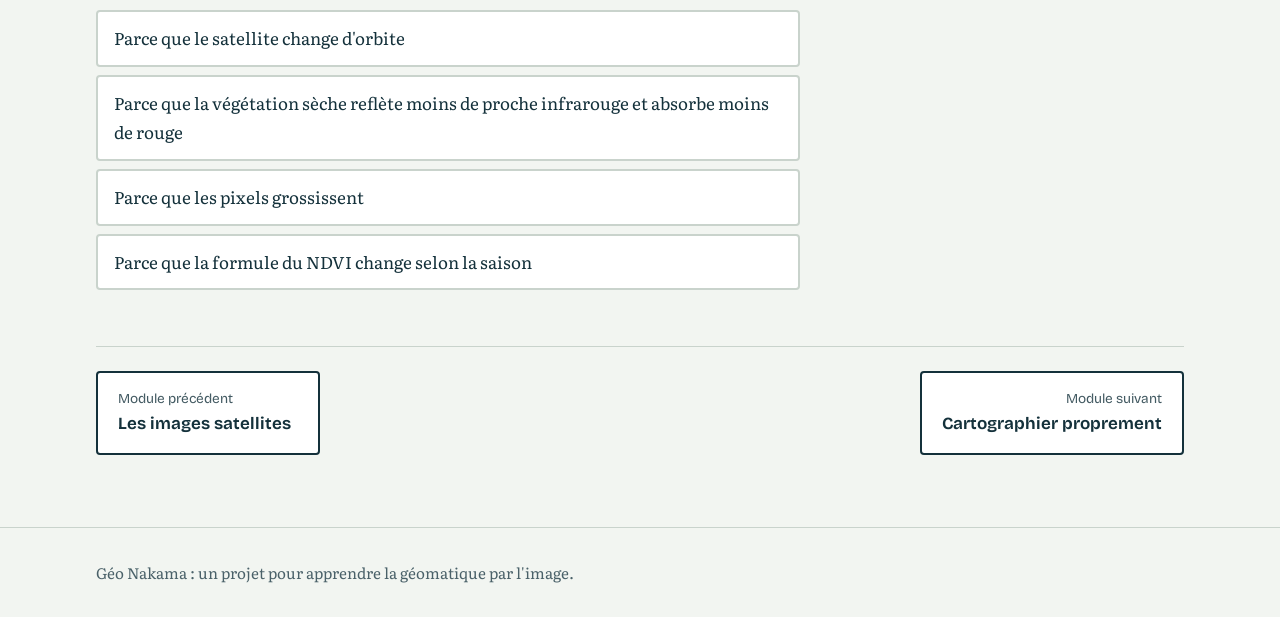
<file: lessons/intermediaire-ndvi.html>
<!DOCTYPE html>
<html lang="fr">
<head>
  <meta charset="UTF-8">
  <meta name="viewport" content="width=device-width, initial-scale=1">
  <title>Compositions colorées et NDVI : Géo Nakama</title>

  <link rel="preconnect" href="https://fonts.googleapis.com">
  <link rel="preconnect" href="https://fonts.gstatic.com" crossorigin>
  <link href="https://fonts.googleapis.com/css2?family=Bricolage+Grotesque:wght@600;700&family=Literata:ital,wght@0,400;0,600;1,400&display=swap" rel="stylesheet">

  <link rel="stylesheet" href="../css/style.css">
</head>
<body>

  <header class="entete">
    <div class="conteneur">
      <a class="logo" href="../index.html">Géo Nakama</a>
      <nav class="navigation" aria-label="Navigation principale">
        <a href="../index.html#niveaux">Les niveaux</a>
      </nav>
    </div>
  </header>

  <main class="lecon">
    <div class="conteneur">

      <p class="fil"><a href="../index.html">Accueil</a> / Intermédiaire / Compositions colorées et NDVI</p>

      <p class="quiz-info" id="avis-niveau" hidden>
        Ce module appartient au niveau Intermédiaire, qui s'ouvre après le quiz final du niveau Débutant.
        Vous pouvez le lire, mais le parcours est pensé pour être suivi dans l'ordre :
        <a href="debutant-quiz-final.html">voir le niveau Débutant</a>.
      </p>

      <div class="lecon-entete">
        <h1>Compositions colorées et NDVI</h1>
        <p>Les bandes d'une image satellite sont des matériaux bruts. En les mélangeant ou en les combinant par un calcul, on fait apparaître ce qu'un œil humain ne voit pas.</p>
      </div>

      <section class="objectifs" aria-labelledby="objectifs-titre">
        <h2 id="objectifs-titre">Objectifs de cette leçon</h2>
        <ul>
          <li>Construire une composition colorée, en vraies ou en fausses couleurs.</li>
          <li>Calculer et interpréter un NDVI.</li>
          <li>Utiliser un seuil et deux dates pour suivre la végétation.</li>
        </ul>
      </section>

      <!-- ===== 1. Compositions colorées ===== -->
      <section class="lecon-section" aria-labelledby="compo-titre">
        <h2 id="compo-titre">Mélanger les bandes pour voir autrement</h2>
        <p>Un écran fabrique ses couleurs avec trois canaux : le <strong>rouge</strong>, le <strong>vert</strong> et le <strong>bleu</strong>. Une <strong>composition colorée</strong> consiste à choisir <strong>quelle bande envoyer sur chaque canal</strong>.</p>
        <ul>
          <li><strong>Vraies couleurs</strong> : la bande rouge sur le canal rouge, la bande verte sur le canal vert, la bande bleue sur le canal bleu. On voit la scène comme un œil la verrait.</li>
          <li><strong>Fausses couleurs infrarouge</strong> : le proche infrarouge sur le canal rouge, la bande rouge sur le canal vert, la bande verte sur le canal bleu. La végétation, très brillante en proche infrarouge, devient <strong>rouge vif</strong>.</li>
        </ul>
      </section>

      <!-- ===== 2. Démo A : mélangeur ===== -->
      <section class="lecon-section" style="max-width:none" aria-labelledby="demoa-titre">
        <h2 id="demoa-titre">À vous de jouer : le mélangeur de bandes</h2>
        <p>C'est la scène fictive du module précédent (saison des pluies). Choisissez une composition prédéfinie, ou réglez vous-même la bande envoyée sur chaque canal.</p>

        <div class="demo">
          <div class="onglets" role="group" aria-label="Compositions prédéfinies" id="presets"></div>

          <div class="requete">
            <div>
              <label for="canal-rouge">Canal rouge de l'écran</label>
              <select id="canal-rouge"></select>
            </div>
            <div>
              <label for="canal-vert">Canal vert de l'écran</label>
              <select id="canal-vert"></select>
            </div>
            <div>
              <label for="canal-bleu">Canal bleu de l'écran</label>
              <select id="canal-bleu"></select>
            </div>
          </div>

          <canvas id="scene-mix" class="scene" role="img" aria-label="Scène fictive affichée avec la composition colorée choisie"></canvas>

          <p class="demo-message" id="texte-mix" aria-live="polite" style="min-height:6em"></p>
        </div>
      </section>

      <!-- ===== 3. NDVI ===== -->
      <section class="lecon-section" aria-labelledby="ndvi-titre">
        <h2 id="ndvi-titre">Le NDVI : un calcul qui isole la végétation</h2>
        <p>Une plante en bonne santé <strong>absorbe le rouge</strong> (pour la photosynthèse) et <strong>réfléchit fortement le proche infrarouge</strong>. L'écart entre ces deux bandes est donc un excellent indicateur de végétation. Le <strong>NDVI</strong> (<em>Normalized Difference Vegetation Index</em>) le résume en un nombre :</p>
        <pre class="code-sql">NDVI = (PIR − Rouge) / (PIR + Rouge)</pre>
        <p>Le résultat est toujours compris entre <strong>−1 et +1</strong>. Diviser par la somme permet de comparer des images prises à des moments ou sous des éclairages différents.</p>
        <p>Vous le calculez pixel par pixel : un raster à plusieurs bandes devient un <strong>nouveau raster à une seule bande</strong>, le NDVI. Voici les ordres de grandeur :</p>

        <p class="indice-defilement">Faites défiler le tableau vers la droite pour voir toutes les colonnes.</p>
        <div class="tableau-defile" tabindex="0" role="region" aria-label="Valeurs typiques du NDVI, tableau défilant horizontalement">
          <table class="comparatif">
            <caption>Lire une valeur de NDVI</caption>
            <thead>
              <tr><th scope="col">Surface</th><th scope="col">NDVI typique</th><th scope="col">Pourquoi</th></tr>
            </thead>
            <tbody>
              <tr><th scope="row">Eau libre</th><td>Négatif (environ −0,3 à 0)</td><td>Le proche infrarouge est absorbé : le rouge dépasse le PIR</td></tr>
              <tr><th scope="row">Nuages, neige</th><td>Proche de 0 ou négatif</td><td>Brillants dans toutes les bandes, sans contraste</td></tr>
              <tr><th scope="row">Sol nu, toits, routes</th><td>0 à 0,2 environ</td><td>Légèrement plus clairs en PIR qu'en rouge</td></tr>
              <tr><th scope="row">Savane, végétation clairsemée</th><td>0,2 à 0,4 environ</td><td>Un peu de végétation mélangée au sol</td></tr>
              <tr><th scope="row">Cultures, végétation dense</th><td>0,4 à 0,9 environ</td><td>Forte absorption du rouge, forte réflexion du PIR</td></tr>
            </tbody>
          </table>
        </div>
      </section>

      <!-- ===== 4. Démo B : NDVI ===== -->
      <section class="lecon-section" style="max-width:none" aria-labelledby="demob-titre">
        <h2 id="demob-titre">À vous de jouer : la carte NDVI</h2>
        <p>La même scène, vue en NDVI. Passez du <strong>dégradé</strong> à la <strong>classification par seuil</strong> et réglez le seuil au-dessus duquel un pixel est considéré comme de la végétation. Comparez ensuite les deux saisons : en saison sèche, les cultures sont récoltées et l'herbe a jauni. Cliquez sur l'image, ou sur un bouton de surface, pour voir le calcul.</p>

        <div class="demo">
          <div class="onglets" role="group" aria-label="Saison" id="boutons-saison"></div>
          <div class="onglets" role="group" aria-label="Affichage" id="boutons-affichage"></div>

          <div class="demo-controle" id="zone-seuil">
            <label for="seuil">Seuil de végétation</label>
            <input type="range" id="seuil" min="-0.2" max="0.9" step="0.05" value="0.3" aria-describedby="texte-ndvi">
            <output id="valeur-seuil" for="seuil"></output>
          </div>

          <canvas id="scene-ndvi" class="scene" role="img" aria-label="Carte NDVI de la scène fictive"></canvas>

          <div id="legende-degrade">
            <div class="rampe" id="rampe"></div>
            <div class="rampe-etiquettes" aria-hidden="true"><span>−0,4 (eau)</span><span>0</span><span>0,45</span><span>0,9 (végétation dense)</span></div>
          </div>
          <p class="legende-carte" id="legende-seuil" hidden>
            <span class="pastille-legende" style="background:#2f7d4f"></span> végétation (NDVI au-dessus du seuil)
            <span class="pastille-legende" style="background:#d9d6c8;border:1px solid #8a9a92"></span> le reste
          </p>

          <div class="onglets" role="group" aria-label="Choisir une surface pour voir le calcul" id="boutons-surfaces" style="margin-top:1rem"></div>

          <p class="demo-message" id="texte-ndvi" aria-live="polite" style="min-height:5em"></p>
          <p class="demo-message" id="texte-calcul" aria-live="polite" style="min-height:3em;margin-top:0.25rem"></p>
        </div>
      </section>

      <!-- ===== 5. En pratique ===== -->
      <section class="lecon-section" aria-labelledby="pratique-titre">
        <h2 id="pratique-titre">Le calculer en pratique</h2>
        <p>Il suffit de connaître les bonnes bandes. Pour <strong>Sentinel-2</strong>, le proche infrarouge est la bande 8 et le rouge la bande 4. Pour <strong>Landsat 8 et 9</strong>, ce sont les bandes 5 et 4.</p>
        <p>Dans un logiciel de SIG, on utilise la calculatrice raster avec la formule ci-dessus. Dans Google Earth Engine, une seule ligne suffit :</p>
        <pre class="code-sql">var ndvi = image.normalizedDifference(['B8', 'B4']);</pre>
        <p>Calculer le NDVI à deux dates, puis soustraire les deux rasters, donne une <strong>carte de changement</strong> : c'est le principe du suivi de la végétation dans le temps.</p>

        <div class="piege">
          <strong>Le NDVI n'est pas parfait.</strong> Les nuages et leurs ombres faussent les valeurs. Les sols très clairs ou humides perturbent le résultat quand la végétation est rare. Sur une végétation très dense, l'indice se <em>sature</em> et ne distingue plus une forêt d'une autre. Un seuil valable pour une région et une saison ne l'est pas forcément ailleurs : il faut le vérifier sur le terrain. D'autres indices existent, comme le NDWI pour l'eau ou l'EVI qui corrige en partie la saturation.
        </div>
      </section>

      <!-- ===== 6. À retenir ===== -->
      <section class="retenir" aria-labelledby="retenir-titre">
        <h2 id="retenir-titre">À retenir</h2>
        <ul>
          <li>Une composition colorée envoie une bande sur chaque canal de l'écran ; en fausses couleurs infrarouge, la végétation est rouge vif.</li>
          <li>NDVI = (PIR − Rouge) / (PIR + Rouge), entre −1 et +1 : négatif pour l'eau, faible pour le sol nu, élevé pour la végétation dense.</li>
          <li>Un seuil classe la végétation, et deux dates donnent une carte de changement. Dans les deux cas, il faut vérifier sur le terrain.</li>
        </ul>
      </section>

      <!-- ===== 7. Quiz ===== -->
      <section class="lecon-section" id="quiz" aria-labelledby="quiz-titre">
        <h2 id="quiz-titre">Quiz du module</h2>
        <p>Quatre questions pour vérifier que c'est bien clair. Il faut au moins 3 bonnes réponses pour valider le module.</p>
        <div id="quiz-conteneur" class="quiz"></div>
      </section>

      <nav class="nav-modules" aria-label="Navigation entre les modules">
        <a class="nav-precedent" href="intermediaire-images-satellites.html" rel="prev"><span class="nav-etiquette">Module précédent</span>Les images satellites</a>
        <a class="nav-suivant" href="intermediaire-cartographie.html" rel="next"><span class="nav-etiquette">Module suivant</span>Cartographier proprement</a>
      </nav>

    </div>
  </main>

  <footer class="pied">
    <div class="conteneur">
      <p>Géo Nakama : un projet pour apprendre la géomatique par l'image.</p>
    </div>
  </footer>

  <script src="../js/progress.js"></script>
  <script src="../js/quiz.js"></script>

  <script>
    if (!Progression.estValide("debutant-quiz-final")) {
      document.getElementById("avis-niveau").hidden = false;
    }
  </script>

  <!-- Les questions de CE module -->
  <script>
    creerQuiz(document.getElementById("quiz-conteneur"), {
      id: "intermediaire-compositions-ndvi",
      seuil: 3,
      questions: [
        {
          enonce: "Dans une composition en fausses couleurs infrarouge, de quelle couleur apparaît la végétation en bonne santé ?",
          choix: ["En bleu", "En noir", "En rouge vif", "En jaune"],
          bonne: 2,
          explication: "Le proche infrarouge, très brillant pour la végétation, est envoyé sur le canal rouge de l'écran : la végétation devient rouge vif."
        },
        {
          enonce: "Quelle est la formule du NDVI ?",
          choix: [
            "(PIR − Rouge) / (PIR + Rouge)",
            "(Rouge − PIR) / (Rouge + PIR)",
            "PIR × Rouge",
            "PIR + Rouge + Vert"
          ],
          bonne: 0,
          explication: "Le NDVI est la différence entre le proche infrarouge et le rouge, divisée par leur somme. Le résultat est toujours compris entre −1 et +1."
        },
        {
          enonce: "Quelle valeur de NDVI correspond le plus probablement à de l'eau libre ?",
          choix: ["0,8", "0,5", "0,2", "Une valeur négative"],
          bonne: 3,
          explication: "L'eau absorbe presque tout le proche infrarouge : le rouge dépasse alors le PIR, et le NDVI devient négatif."
        },
        {
          enonce: "Pourquoi le NDVI d'une même zone de savane baisse-t-il entre la saison des pluies et la saison sèche ?",
          choix: [
            "Parce que le satellite change d'orbite",
            "Parce que la végétation sèche reflète moins de proche infrarouge et absorbe moins de rouge",
            "Parce que les pixels grossissent",
            "Parce que la formule du NDVI change selon la saison"
          ],
          bonne: 1,
          explication: "Quand la plante jaunit, elle perd sa chlorophylle : elle réfléchit moins de proche infrarouge et absorbe moins de rouge. L'écart entre les deux bandes, donc le NDVI, diminue."
        }
      ]
    });
  </script>

  <!-- Script des démonstrations : la scène fictive du module précédent, vue en compositions colorées puis en NDVI -->
  <script>
    const TAILLE = 300;      // la scène mesure 300 m sur 300 m
    const PAS = 3;           // pixels de 3 m
    const N = TAILLE / PAS;  // 100 x 100 pixels
    const BANDES = ["Bleu", "Vert", "Rouge", "Proche infrarouge"];

    // Réflectance par bande (bleu, vert, rouge, proche infrarouge) : valeurs simplifiées, pour l'illustration
    const SURFACES_PLUIES = {
      eau:        { nom: "Eau",                   refl: [0.08, 0.07, 0.04, 0.02] },
      vegDense:   { nom: "Végétation dense",      refl: [0.04, 0.09, 0.05, 0.50] },
      vegCulture: { nom: "Culture en croissance", refl: [0.05, 0.10, 0.08, 0.38] },
      sol:        { nom: "Sol nu",                refl: [0.12, 0.16, 0.22, 0.28] },
      savane:     { nom: "Savane",                refl: [0.07, 0.11, 0.13, 0.28] },
      route:      { nom: "Route",                 refl: [0.22, 0.24, 0.26, 0.28] },
      toit:       { nom: "Toit",                  refl: [0.18, 0.20, 0.30, 0.32] }
    };
    // En saison sèche : les cultures sont récoltées, l'herbe jaunit et les arbres perdent de leur éclat
    const SURFACES_SECHE = Object.assign({}, SURFACES_PLUIES, {
      vegDense:   { nom: "Végétation dense (saison sèche)", refl: [0.05, 0.09, 0.08, 0.32] },
      vegCulture: { nom: "Champ après récolte",             refl: [0.10, 0.14, 0.21, 0.27] },
      savane:     { nom: "Savane (herbe jaunie)",           refl: [0.09, 0.13, 0.20, 0.25] }
    });
    const SAISONS = { pluies: SURFACES_PLUIES, seche: SURFACES_SECHE };

    const MAISONS = [[45, 158], [62, 172], [80, 156], [95, 180], [52, 190]];
    const PARCELLES = [
      { x0: 35,  x1: 115, y0: 150, y1: 205, c: "sol" },
      { x0: 0,   x1: 140, y0: 0,   y1: 118, c: "vegDense" },
      { x0: 0,   x1: 125, y0: 150, y1: 300, c: "vegCulture" },
      { x0: 255, x1: 300, y0: 0,   y1: 105, c: "vegDense" },
      { x0: 250, x1: 300, y0: 150, y1: 300, c: "sol" },
      { x0: 140, x1: 190, y0: 165, y1: 300, c: "sol" }
    ];

    // Quelle surface se trouve au point (x, y) de la scène ? (en mètres)
    function surfaceEn(x, y) {
      for (let i = 0; i < MAISONS.length; i++) {
        const m = MAISONS[i];
        if (x >= m[0] && x < m[0] + 10 && y >= m[1] && y < m[1] + 10) return "toit";
      }
      if (Math.abs(y - (140 - 0.1 * x)) / Math.sqrt(1.01) < 4) return "route";
      const xc = 215 + 30 * Math.sin(y / 45);
      if (Math.abs(x - xc) < 11) return "eau";
      for (let i = 0; i < PARCELLES.length; i++) {
        const p = PARCELLES[i];
        if (x >= p.x0 && x < p.x1 && y >= p.y0 && y < p.y1) return p.c;
      }
      return "savane";
    }

    // Pour chaque saison, on calcule une fois la réflectance moyenne de chaque pixel (4 mesures x 4 mesures par pixel)
    const SS = 4;
    const REFL = {};
    Object.keys(SAISONS).forEach(function (saison) {
      const table = SAISONS[saison];
      const donnees = new Float32Array(N * N * 4);
      for (let j = 0; j < N; j++) {
        for (let i = 0; i < N; i++) {
          const somme = [0, 0, 0, 0];
          for (let sj = 0; sj < SS; sj++) {
            for (let si = 0; si < SS; si++) {
              const r = table[surfaceEn((i + (si + 0.5) / SS) * PAS, (j + (sj + 0.5) / SS) * PAS)].refl;
              for (let b = 0; b < 4; b++) somme[b] += r[b];
            }
          }
          for (let b = 0; b < 4; b++) donnees[(j * N + i) * 4 + b] = somme[b] / (SS * SS);
        }
      }
      REFL[saison] = donnees;
    });

    function borner(v) { return Math.max(0, Math.min(255, Math.round(v))); }
    function teinte(refl) { return borner(Math.pow(refl / 0.35, 0.6) * 255); }
    function ndviDe(pir, rouge) { return (pir - rouge) / (pir + rouge); }
    function formater(v, d) { return v.toLocaleString("fr-FR", { minimumFractionDigits: d, maximumFractionDigits: d }); }

    // ---------- Démonstration A : le mélangeur de bandes ----------
    const sceneMix = document.getElementById("scene-mix");
    const selecteurs = [document.getElementById("canal-rouge"), document.getElementById("canal-vert"), document.getElementById("canal-bleu")];
    const texteMix = document.getElementById("texte-mix");
    const zonePresets = document.getElementById("presets");
    const NOMS_CANAUX = ["rouge", "vert", "bleu"];

    const PRESETS = [
      { nom: "Vraies couleurs",              bandes: [2, 1, 0] },   // rouge, vert, bleu
      { nom: "Fausses couleurs infrarouge",  bandes: [3, 2, 1] }    // PIR, rouge, vert
    ];

    selecteurs.forEach(function (sel) {
      BANDES.forEach(function (nom, i) {
        const o = document.createElement("option");
        o.value = i;
        o.textContent = nom;
        sel.appendChild(o);
      });
      sel.addEventListener("change", majMix);
    });

    const boutonsPresets = PRESETS.map(function (p) {
      const b = document.createElement("button");
      b.type = "button";
      b.className = "onglet";
      b.textContent = p.nom;
      b.addEventListener("click", function () {
        p.bandes.forEach(function (bande, c) { selecteurs[c].value = bande; });
        majMix();
      });
      zonePresets.appendChild(b);
      return b;
    });

    function majMix() {
      const bandes = selecteurs.map(function (s) { return Number(s.value); });
      sceneMix.width = N;
      sceneMix.height = N;
      const ctx = sceneMix.getContext("2d");
      const image = ctx.createImageData(N, N);
      const donnees = REFL.pluies;
      for (let p = 0; p < N * N; p++) {
        for (let c = 0; c < 3; c++) {
          image.data[p * 4 + c] = teinte(donnees[p * 4 + bandes[c]]);
        }
        image.data[p * 4 + 3] = 255;
      }
      ctx.putImageData(image, 0, 0);

      // Quel préréglage correspond ? Et que dit-on de cette composition ?
      let correspondance = -1;
      PRESETS.forEach(function (p, i) {
        if (p.bandes.join() === bandes.join()) correspondance = i;
      });
      boutonsPresets.forEach(function (b, i) { b.setAttribute("aria-pressed", i === correspondance ? "true" : "false"); });

      let texte;
      if (correspondance === 0) {
        texte = "Vraies couleurs : on affiche la bande rouge sur le canal rouge, la verte sur le vert et la bleue sur le bleu. La végétation est verte, l'eau bleu-gris, les sols beiges, comme sur une photo.";
      } else if (correspondance === 1) {
        texte = "Fausses couleurs infrarouge : la végétation, très brillante en proche infrarouge, devient rouge vif. L'eau apparaît sombre, les sols clairs et le village bleuâtre. Ce n'est pas la couleur réelle, mais la végétation saute aux yeux.";
      } else if (bandes[0] === bandes[1] && bandes[1] === bandes[2]) {
        texte = "La même bande est envoyée sur les trois canaux : l'image est en niveaux de gris, comme dans le module précédent.";
      } else {
        const canalPIR = bandes.indexOf(3);
        texte = "Composition personnalisée : canal rouge ← " + BANDES[bandes[0]].toLowerCase() + ", canal vert ← " + BANDES[bandes[1]].toLowerCase() +
                ", canal bleu ← " + BANDES[bandes[2]].toLowerCase() + ". ";
        texte += canalPIR >= 0
          ? "La végétation, très brillante en proche infrarouge, prend la couleur du canal " + NOMS_CANAUX[canalPIR] + "."
          : "Sans le proche infrarouge, la végétation reste sombre : c'est ce qui rend cette composition peu parlante pour la végétation.";
      }
      texteMix.textContent = texte;
    }

    // ---------- Démonstration B : la carte NDVI ----------
    const sceneNdvi = document.getElementById("scene-ndvi");
    const curseurSeuil = document.getElementById("seuil");
    const valeurSeuil = document.getElementById("valeur-seuil");
    const zoneSeuil = document.getElementById("zone-seuil");
    const legendeDegrade = document.getElementById("legende-degrade");
    const legendeSeuil = document.getElementById("legende-seuil");
    const texteNdvi = document.getElementById("texte-ndvi");
    const texteCalcul = document.getElementById("texte-calcul");
    const rampe = document.getElementById("rampe");

    // Le dégradé de couleurs du NDVI : (valeur, rouge, vert, bleu), interpolé entre les repères
    const REPERES = [
      [-0.4, 40, 70, 110], [0, 140, 140, 140], [0.1, 200, 170, 120], [0.25, 220, 200, 110],
      [0.45, 150, 190, 80], [0.65, 60, 150, 60], [0.9, 10, 95, 40]
    ];
    function couleurNdvi(v) {
      if (v <= REPERES[0][0]) return REPERES[0].slice(1);
      for (let i = 1; i < REPERES.length; i++) {
        if (v <= REPERES[i][0]) {
          const a = REPERES[i - 1], b = REPERES[i];
          const t = (v - a[0]) / (b[0] - a[0]);
          return [a[1] + t * (b[1] - a[1]), a[2] + t * (b[2] - a[2]), a[3] + t * (b[3] - a[3])];
        }
      }
      return REPERES[REPERES.length - 1].slice(1);
    }
    // La légende reprend exactement les mêmes couleurs
    rampe.style.background = "linear-gradient(to right, " + REPERES.map(function (r) {
      return "rgb(" + r[1] + "," + r[2] + "," + r[3] + ") " + (((r[0] + 0.4) / 1.3) * 100).toFixed(1) + "%";
    }).join(", ") + ")";

    let saison = "pluies", affichage = "degrade", surfaceActive = "vegDense";

    function creerBoutons(zone, liste, action) {
      return liste.map(function (item, i) {
        const b = document.createElement("button");
        b.type = "button";
        b.className = "onglet";
        b.textContent = item;
        b.addEventListener("click", function () { action(i); });
        zone.appendChild(b);
        return b;
      });
    }
    const boutonsSaison = creerBoutons(document.getElementById("boutons-saison"), ["Saison des pluies", "Saison sèche"], function (i) {
      saison = i === 0 ? "pluies" : "seche"; majNdvi(); majCalcul();
    });
    const boutonsAffichage = creerBoutons(document.getElementById("boutons-affichage"), ["Dégradé de NDVI", "Classification par seuil"], function (i) {
      affichage = i === 0 ? "degrade" : "seuil"; majNdvi();
    });
    const CLES_SURFACES = ["eau", "vegDense", "vegCulture", "savane", "sol", "route"];
    const boutonsSurfaces = creerBoutons(document.getElementById("boutons-surfaces"),
      ["Eau", "Végétation dense", "Culture", "Savane", "Sol nu", "Route"], function (i) {
        surfaceActive = CLES_SURFACES[i]; majCalcul();
      });

    function majNdvi() {
      const seuil = Number(curseurSeuil.value);
      valeurSeuil.textContent = formater(seuil, 2);
      boutonsSaison.forEach(function (b, i) { b.setAttribute("aria-pressed", (i === 0) === (saison === "pluies") ? "true" : "false"); });
      boutonsAffichage.forEach(function (b, i) { b.setAttribute("aria-pressed", (i === 0) === (affichage === "degrade") ? "true" : "false"); });
      zoneSeuil.hidden = affichage !== "seuil";
      legendeDegrade.hidden = affichage !== "degrade";
      legendeSeuil.hidden = affichage !== "seuil";

      sceneNdvi.width = N;
      sceneNdvi.height = N;
      const ctx = sceneNdvi.getContext("2d");
      const image = ctx.createImageData(N, N);
      const donnees = REFL[saison];
      let vegetation = 0;
      for (let p = 0; p < N * N; p++) {
        const v = ndviDe(donnees[p * 4 + 3], donnees[p * 4 + 2]);
        let c;
        if (affichage === "degrade") {
          c = couleurNdvi(v);
        } else if (v >= seuil) {
          c = [47, 125, 79]; vegetation++;
        } else {
          c = [217, 214, 200];
        }
        image.data[p * 4] = c[0]; image.data[p * 4 + 1] = c[1]; image.data[p * 4 + 2] = c[2]; image.data[p * 4 + 3] = 255;
      }
      ctx.putImageData(image, 0, 0);

      const nomSaison = saison === "pluies" ? "saison des pluies" : "saison sèche";
      if (affichage === "degrade") {
        texteNdvi.textContent = "NDVI en " + nomSaison + " : le vert foncé marque la végétation dense, le jaune et le beige les sols et l'herbe, le gris et le bleu l'eau. " +
          (saison === "seche" ? "Les champs récoltés et la savane ont perdu leur vert : l'écart avec la saison des pluies est net." : "Les champs et les arbres ressortent en vert.");
      } else {
        const part = Math.round(vegetation / (N * N) * 100);
        texteNdvi.textContent = "En " + nomSaison + ", avec un seuil de " + formater(seuil, 2) + ", " + part + " % de la scène est classée « végétation ». Déplacez le seuil, puis changez de saison : la surface classée varie beaucoup.";
      }
    }

    // Le calcul du NDVI pour une surface (sert au clic sur l'image et aux boutons)
    function majCalcul() {
      const s = SAISONS[saison][surfaceActive];
      const pir = s.refl[3], rouge = s.refl[2];
      boutonsSurfaces.forEach(function (b, i) { b.setAttribute("aria-pressed", CLES_SURFACES[i] === surfaceActive ? "true" : "false"); });
      texteCalcul.textContent = s.nom + " : NDVI = (" + formater(pir, 2) + " − " + formater(rouge, 2) + ") / (" + formater(pir, 2) + " + " + formater(rouge, 2) +
        ") = " + formater(ndviDe(pir, rouge), 2) + ".";
    }

    sceneNdvi.addEventListener("click", function (e) {
      const r = sceneNdvi.getBoundingClientRect();
      surfaceActive = surfaceEn((e.clientX - r.left) / r.width * TAILLE, (e.clientY - r.top) / r.height * TAILLE);
      majCalcul();
    });
    curseurSeuil.addEventListener("input", majNdvi);

    // Départ : vraies couleurs pour le mélangeur, NDVI en saison des pluies pour la carte
    PRESETS[0].bandes.forEach(function (bande, c) { selecteurs[c].value = bande; });
    majMix();
    majNdvi();
    majCalcul();
  </script>

</body>
</html>
</file>
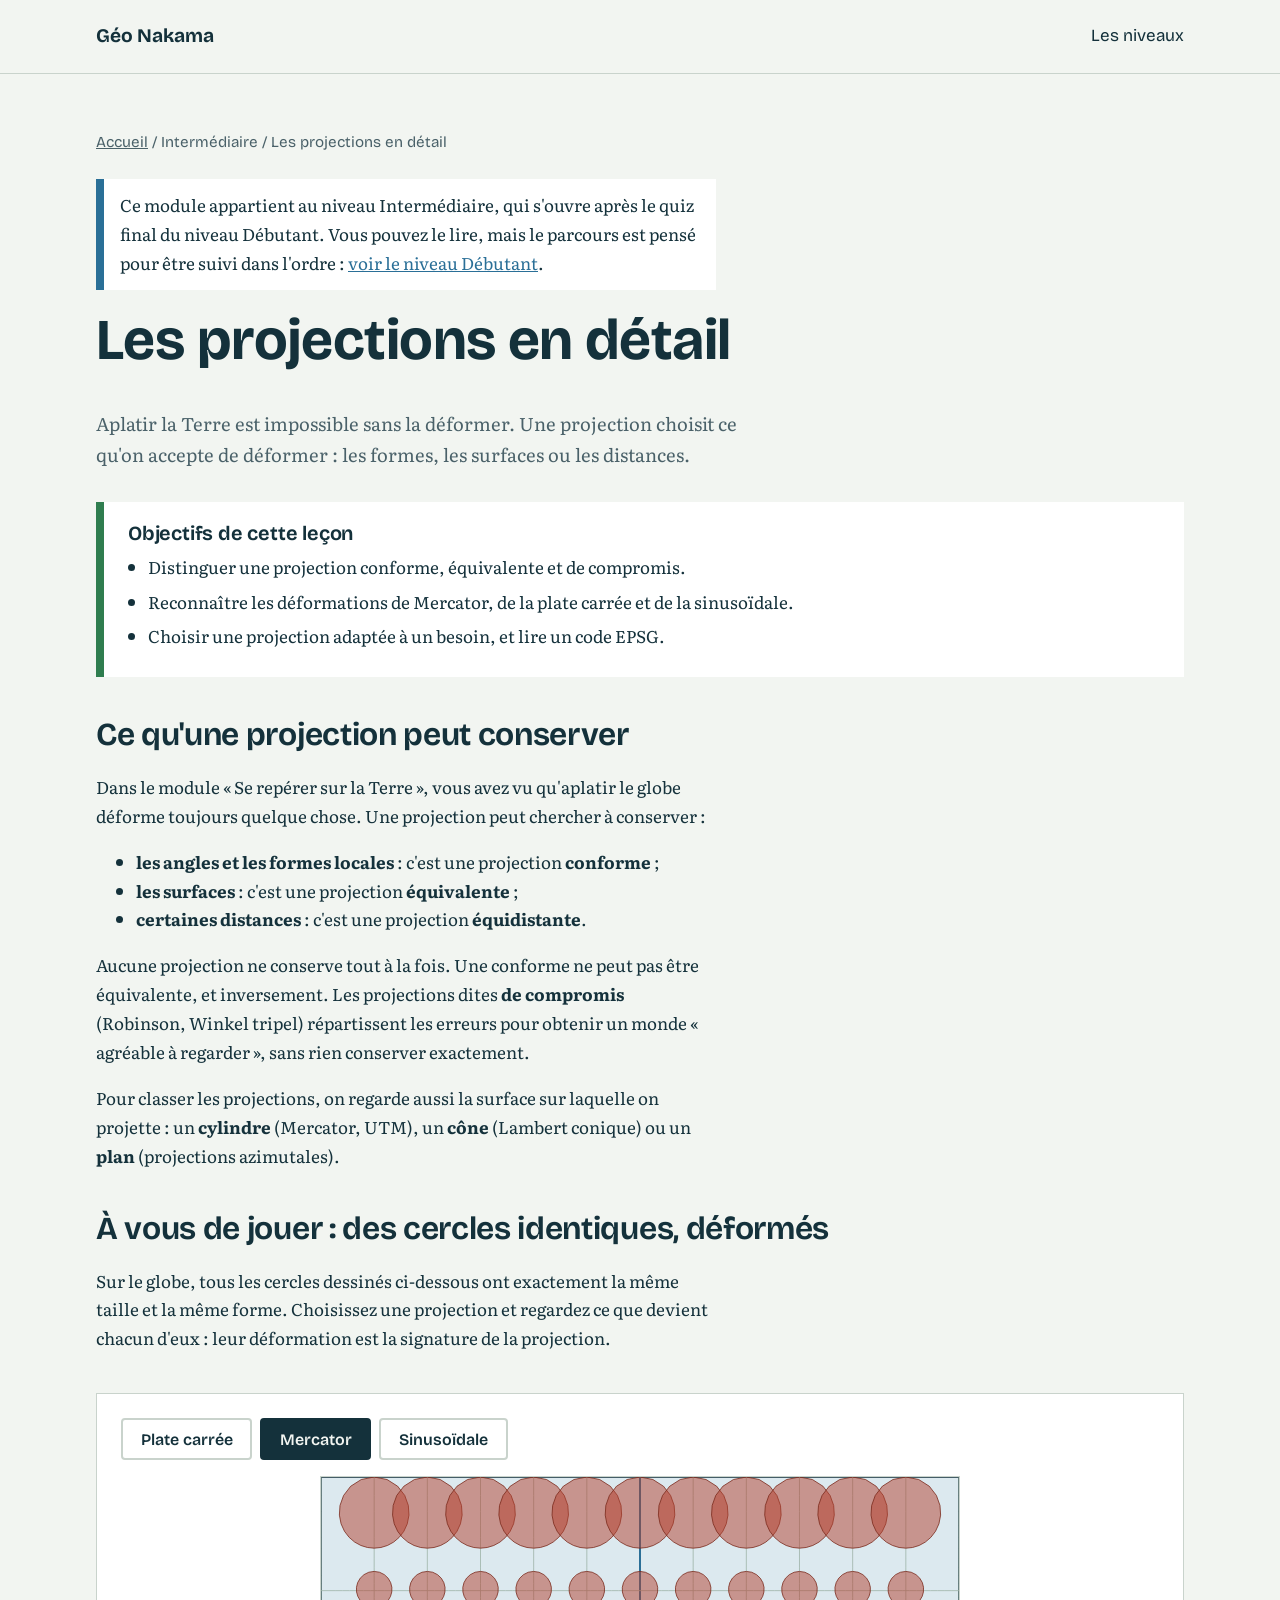
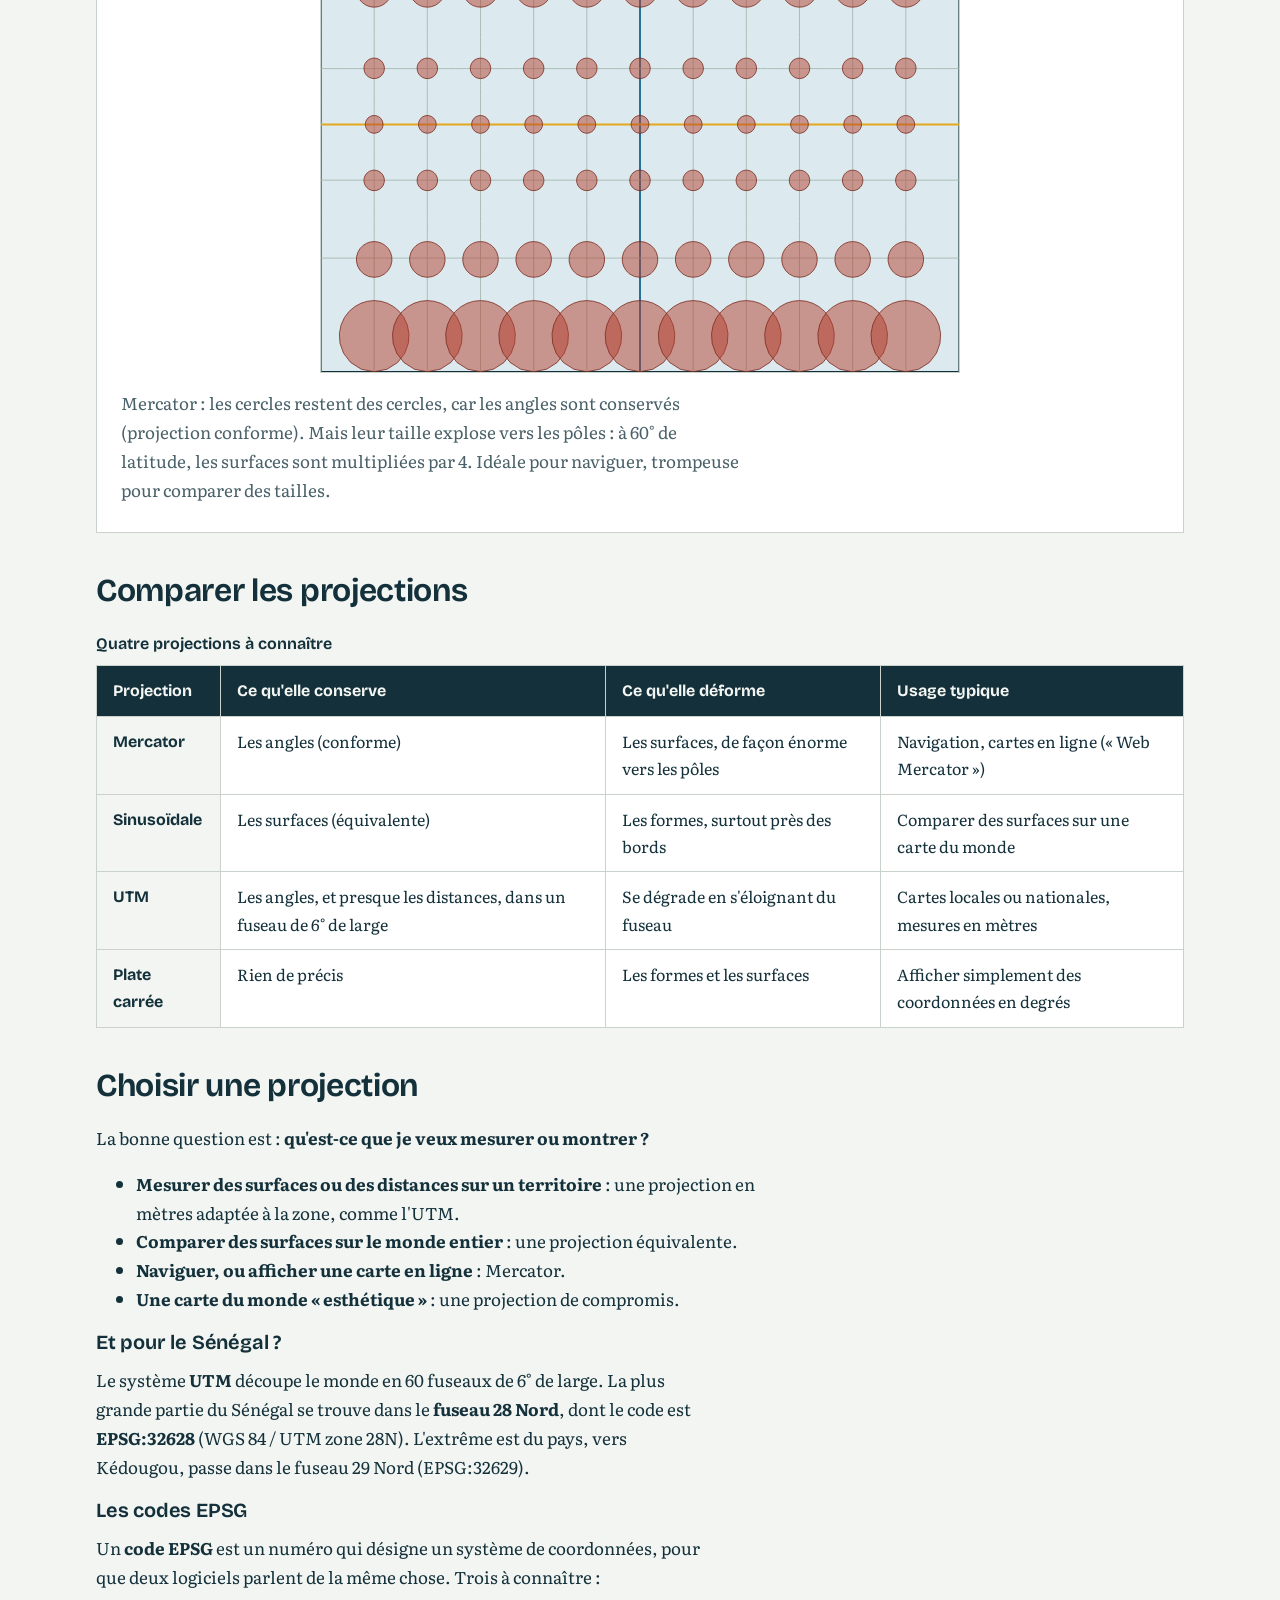
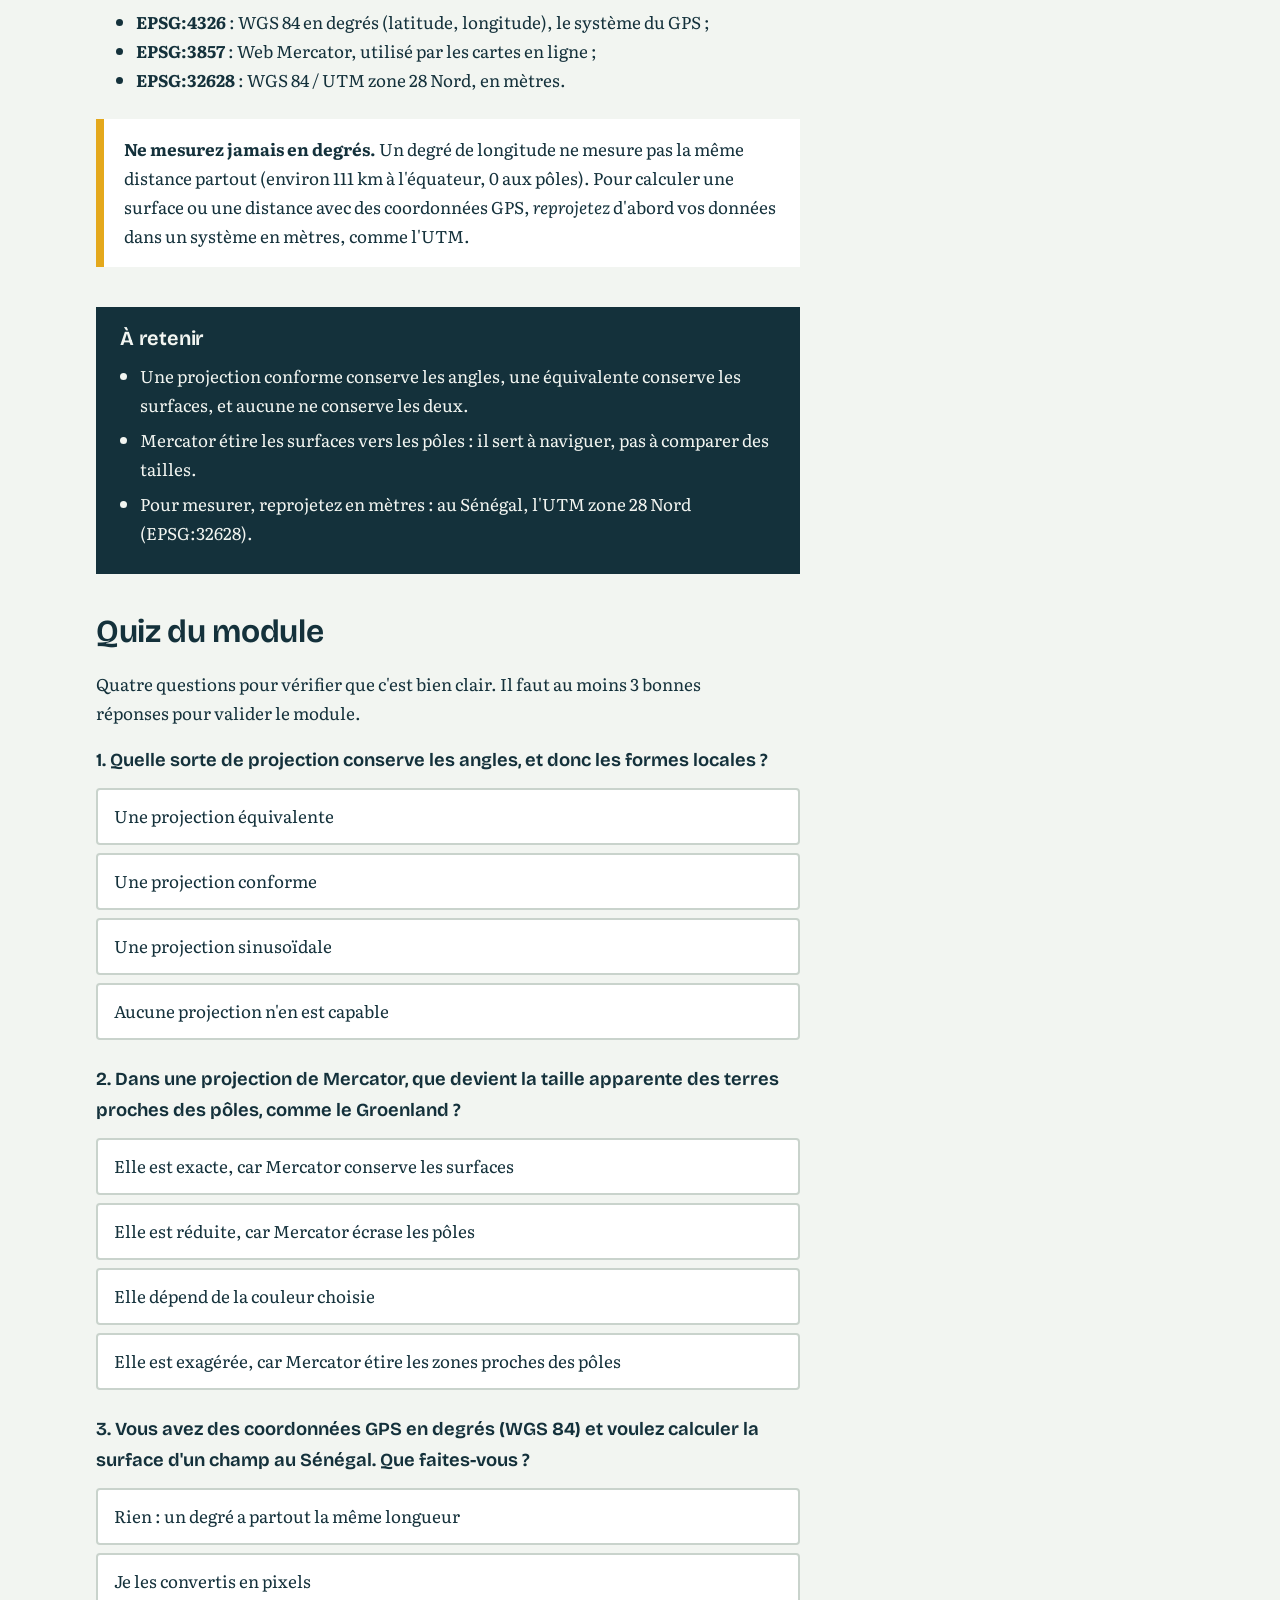
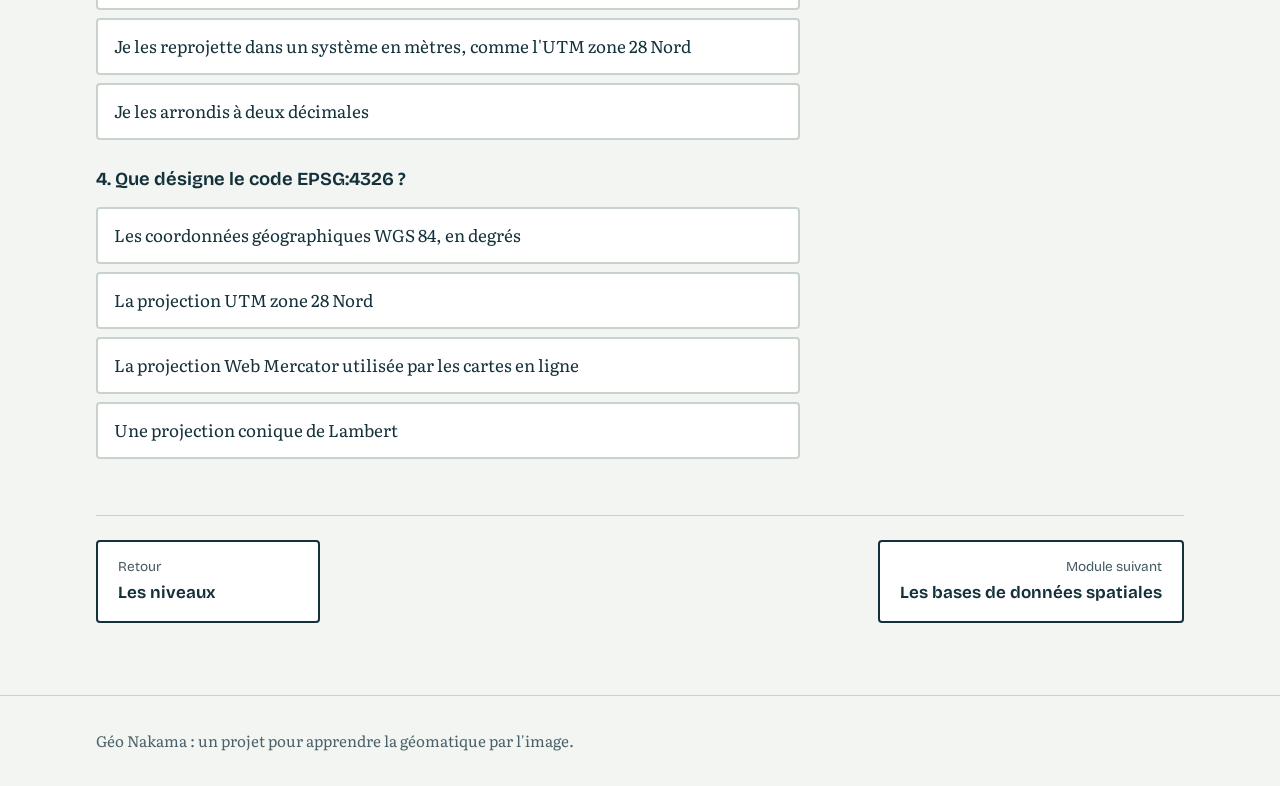
<file: lessons/intermediaire-projections.html>
<!DOCTYPE html>
<html lang="fr">
<head>
  <meta charset="UTF-8">
  <meta name="viewport" content="width=device-width, initial-scale=1">
  <title>Les projections en détail : Géo Nakama</title>

  <link rel="preconnect" href="https://fonts.googleapis.com">
  <link rel="preconnect" href="https://fonts.gstatic.com" crossorigin>
  <link href="https://fonts.googleapis.com/css2?family=Bricolage+Grotesque:wght@600;700&family=Literata:ital,wght@0,400;0,600;1,400&display=swap" rel="stylesheet">

  <link rel="stylesheet" href="../css/style.css">
</head>
<body>

  <header class="entete">
    <div class="conteneur">
      <a class="logo" href="../index.html">Géo Nakama</a>
      <nav class="navigation" aria-label="Navigation principale">
        <a href="../index.html#niveaux">Les niveaux</a>
      </nav>
    </div>
  </header>

  <main class="lecon">
    <div class="conteneur">

      <p class="fil"><a href="../index.html">Accueil</a> / Intermédiaire / Les projections en détail</p>

      <!-- Bandeau affiché seulement si le niveau Débutant n'est pas encore validé -->
      <p class="quiz-info" id="avis-niveau" hidden>
        Ce module appartient au niveau Intermédiaire, qui s'ouvre après le quiz final du niveau Débutant.
        Vous pouvez le lire, mais le parcours est pensé pour être suivi dans l'ordre :
        <a href="debutant-quiz-final.html">voir le niveau Débutant</a>.
      </p>

      <div class="lecon-entete">
        <h1>Les projections en détail</h1>
        <p>Aplatir la Terre est impossible sans la déformer. Une projection choisit ce qu'on accepte de déformer : les formes, les surfaces ou les distances.</p>
      </div>

      <section class="objectifs" aria-labelledby="objectifs-titre">
        <h2 id="objectifs-titre">Objectifs de cette leçon</h2>
        <ul>
          <li>Distinguer une projection conforme, équivalente et de compromis.</li>
          <li>Reconnaître les déformations de Mercator, de la plate carrée et de la sinusoïdale.</li>
          <li>Choisir une projection adaptée à un besoin, et lire un code EPSG.</li>
        </ul>
      </section>

      <!-- ===== 1. Ce qu'une projection peut conserver ===== -->
      <section class="lecon-section" aria-labelledby="proprietes-titre">
        <h2 id="proprietes-titre">Ce qu'une projection peut conserver</h2>
        <p>Dans le module « Se repérer sur la Terre », vous avez vu qu'aplatir le globe déforme toujours quelque chose. Une projection peut chercher à conserver :</p>
        <ul>
          <li><strong>les angles et les formes locales</strong> : c'est une projection <strong>conforme</strong> ;</li>
          <li><strong>les surfaces</strong> : c'est une projection <strong>équivalente</strong> ;</li>
          <li><strong>certaines distances</strong> : c'est une projection <strong>équidistante</strong>.</li>
        </ul>
        <p>Aucune projection ne conserve tout à la fois. Une conforme ne peut pas être équivalente, et inversement. Les projections dites <strong>de compromis</strong> (Robinson, Winkel tripel) répartissent les erreurs pour obtenir un monde « agréable à regarder », sans rien conserver exactement.</p>
        <p>Pour classer les projections, on regarde aussi la surface sur laquelle on projette : un <strong>cylindre</strong> (Mercator, UTM), un <strong>cône</strong> (Lambert conique) ou un <strong>plan</strong> (projections azimutales).</p>
      </section>

      <!-- ===== 2. Illustration interactive ===== -->
      <section class="lecon-section" style="max-width:none" aria-labelledby="demo-titre">
        <h2 id="demo-titre">À vous de jouer : des cercles identiques, déformés</h2>
        <p>Sur le globe, tous les cercles dessinés ci-dessous ont exactement la même taille et la même forme. Choisissez une projection et regardez ce que devient chacun d'eux : leur déformation est la signature de la projection.</p>

        <div class="demo">
          <div class="onglets" role="group" aria-label="Choisir une projection">
            <button type="button" class="onglet" data-projection="plate" aria-pressed="false">Plate carrée</button>
            <button type="button" class="onglet" data-projection="mercator" aria-pressed="true">Mercator</button>
            <button type="button" class="onglet" data-projection="sinus" aria-pressed="false">Sinusoïdale</button>
          </div>

          <div style="max-width:40rem;margin:0 auto">
            <svg id="svg-projection" viewBox="-180 -140 360 280" role="img" aria-labelledby="proj-titre proj-desc" style="display:block;width:100%;height:auto;border:1px solid var(--trait);background:#fff">
              <title id="proj-titre">Des cercles identiques déformés par une projection</title>
              <desc id="proj-desc">Une carte du monde quadrillée sur laquelle sont posés de nombreux cercles qui ont la même taille sur le globe. Leur forme et leur taille changent selon la projection choisie.</desc>
              <path id="fond-proj" fill="#dce9ef" stroke="#14313b" stroke-width="1.5" vector-effect="non-scaling-stroke"/>
              <g id="grille-proj" fill="none"></g>
              <g id="cercles-proj"></g>
            </svg>
          </div>

          <p class="demo-message" id="texte-projection" aria-live="polite" style="min-height:7em"></p>
        </div>
      </section>

      <!-- ===== 3. Tableau comparatif ===== -->
      <section class="lecon-section" style="max-width:none" aria-labelledby="comparatif-titre">
        <h2 id="comparatif-titre">Comparer les projections</h2>
        <p class="indice-defilement">Faites défiler le tableau vers la droite pour voir toutes les colonnes.</p>
        <div class="tableau-defile" tabindex="0" role="region" aria-label="Tableau comparatif des projections, défilant horizontalement">
          <table class="comparatif">
            <caption>Quatre projections à connaître</caption>
            <thead>
              <tr>
                <th scope="col">Projection</th>
                <th scope="col">Ce qu'elle conserve</th>
                <th scope="col">Ce qu'elle déforme</th>
                <th scope="col">Usage typique</th>
              </tr>
            </thead>
            <tbody>
              <tr>
                <th scope="row">Mercator</th>
                <td>Les angles (conforme)</td>
                <td>Les surfaces, de façon énorme vers les pôles</td>
                <td>Navigation, cartes en ligne (« Web Mercator »)</td>
              </tr>
              <tr>
                <th scope="row">Sinusoïdale</th>
                <td>Les surfaces (équivalente)</td>
                <td>Les formes, surtout près des bords</td>
                <td>Comparer des surfaces sur une carte du monde</td>
              </tr>
              <tr>
                <th scope="row">UTM</th>
                <td>Les angles, et presque les distances, dans un fuseau de 6° de large</td>
                <td>Se dégrade en s'éloignant du fuseau</td>
                <td>Cartes locales ou nationales, mesures en mètres</td>
              </tr>
              <tr>
                <th scope="row">Plate carrée</th>
                <td>Rien de précis</td>
                <td>Les formes et les surfaces</td>
                <td>Afficher simplement des coordonnées en degrés</td>
              </tr>
            </tbody>
          </table>
        </div>
      </section>

      <!-- ===== 4. Choisir sa projection ===== -->
      <section class="lecon-section" aria-labelledby="choisir-titre">
        <h2 id="choisir-titre">Choisir une projection</h2>
        <p>La bonne question est : <strong>qu'est-ce que je veux mesurer ou montrer ?</strong></p>
        <ul>
          <li><strong>Mesurer des surfaces ou des distances sur un territoire</strong> : une projection en mètres adaptée à la zone, comme l'UTM.</li>
          <li><strong>Comparer des surfaces sur le monde entier</strong> : une projection équivalente.</li>
          <li><strong>Naviguer, ou afficher une carte en ligne</strong> : Mercator.</li>
          <li><strong>Une carte du monde « esthétique »</strong> : une projection de compromis.</li>
        </ul>

        <h3>Et pour le Sénégal ?</h3>
        <p>Le système <strong>UTM</strong> découpe le monde en 60 fuseaux de 6° de large. La plus grande partie du Sénégal se trouve dans le <strong>fuseau 28 Nord</strong>, dont le code est <strong>EPSG:32628</strong> (WGS 84 / UTM zone 28N). L'extrême est du pays, vers Kédougou, passe dans le fuseau 29 Nord (EPSG:32629).</p>

        <h3>Les codes EPSG</h3>
        <p>Un <strong>code EPSG</strong> est un numéro qui désigne un système de coordonnées, pour que deux logiciels parlent de la même chose. Trois à connaître :</p>
        <ul>
          <li><strong>EPSG:4326</strong> : WGS 84 en degrés (latitude, longitude), le système du GPS ;</li>
          <li><strong>EPSG:3857</strong> : Web Mercator, utilisé par les cartes en ligne ;</li>
          <li><strong>EPSG:32628</strong> : WGS 84 / UTM zone 28 Nord, en mètres.</li>
        </ul>

        <div class="piege">
          <strong>Ne mesurez jamais en degrés.</strong> Un degré de longitude ne mesure pas la même distance partout (environ 111 km à l'équateur, 0 aux pôles). Pour calculer une surface ou une distance avec des coordonnées GPS, <em>reprojetez</em> d'abord vos données dans un système en mètres, comme l'UTM.
        </div>
      </section>

      <!-- ===== 5. À retenir ===== -->
      <section class="retenir" aria-labelledby="retenir-titre">
        <h2 id="retenir-titre">À retenir</h2>
        <ul>
          <li>Une projection conforme conserve les angles, une équivalente conserve les surfaces, et aucune ne conserve les deux.</li>
          <li>Mercator étire les surfaces vers les pôles : il sert à naviguer, pas à comparer des tailles.</li>
          <li>Pour mesurer, reprojetez en mètres : au Sénégal, l'UTM zone 28 Nord (EPSG:32628).</li>
        </ul>
      </section>

      <!-- ===== 6. Quiz ===== -->
      <section class="lecon-section" id="quiz" aria-labelledby="quiz-titre">
        <h2 id="quiz-titre">Quiz du module</h2>
        <p>Quatre questions pour vérifier que c'est bien clair. Il faut au moins 3 bonnes réponses pour valider le module.</p>
        <div id="quiz-conteneur" class="quiz"></div>
      </section>

      <nav class="nav-modules" aria-label="Navigation entre les modules">
        <a class="nav-precedent" href="../index.html#niveaux" rel="prev"><span class="nav-etiquette">Retour</span>Les niveaux</a>
        <a class="nav-suivant" href="intermediaire-bases-donnees-spatiales.html" rel="next"><span class="nav-etiquette">Module suivant</span>Les bases de données spatiales</a>
      </nav>

    </div>
  </main>

  <footer class="pied">
    <div class="conteneur">
      <p>Géo Nakama : un projet pour apprendre la géomatique par l'image.</p>
    </div>
  </footer>

  <script src="../js/progress.js"></script>
  <script src="../js/quiz.js"></script>

  <!-- Bandeau si le niveau Débutant n'est pas validé -->
  <script>
    if (!Progression.estValide("debutant-quiz-final")) {
      document.getElementById("avis-niveau").hidden = false;
    }
  </script>

  <!-- Les questions de CE module -->
  <script>
    creerQuiz(document.getElementById("quiz-conteneur"), {
      id: "intermediaire-projections",
      seuil: 3,
      questions: [
        {
          enonce: "Quelle sorte de projection conserve les angles, et donc les formes locales ?",
          choix: ["Une projection équivalente", "Une projection conforme", "Une projection sinusoïdale", "Aucune projection n'en est capable"],
          bonne: 1,
          explication: "Une projection conforme conserve les angles. Mercator en est l'exemple. Une projection équivalente, comme la sinusoïdale, conserve plutôt les surfaces."
        },
        {
          enonce: "Dans une projection de Mercator, que devient la taille apparente des terres proches des pôles, comme le Groenland ?",
          choix: [
            "Elle est exacte, car Mercator conserve les surfaces",
            "Elle est réduite, car Mercator écrase les pôles",
            "Elle dépend de la couleur choisie",
            "Elle est exagérée, car Mercator étire les zones proches des pôles"
          ],
          bonne: 3,
          explication: "Mercator conserve les angles, mais agrandit les surfaces de plus en plus vers les pôles : à 60° de latitude, elles sont multipliées par 4."
        },
        {
          enonce: "Vous avez des coordonnées GPS en degrés (WGS 84) et voulez calculer la surface d'un champ au Sénégal. Que faites-vous ?",
          choix: [
            "Rien : un degré a partout la même longueur",
            "Je les convertis en pixels",
            "Je les reprojette dans un système en mètres, comme l'UTM zone 28 Nord",
            "Je les arrondis à deux décimales"
          ],
          bonne: 2,
          explication: "La longueur d'un degré change selon la latitude. Pour mesurer, il faut un système en mètres adapté à la zone, comme l'UTM zone 28 Nord (EPSG:32628)."
        },
        {
          enonce: "Que désigne le code EPSG:4326 ?",
          choix: [
            "Les coordonnées géographiques WGS 84, en degrés",
            "La projection UTM zone 28 Nord",
            "La projection Web Mercator utilisée par les cartes en ligne",
            "Une projection conique de Lambert"
          ],
          bonne: 0,
          explication: "EPSG:4326 est le WGS 84 en degrés (latitude, longitude), le système du GPS. EPSG:3857 est le Web Mercator, et EPSG:32628 est l'UTM zone 28 Nord."
        }
      ]
    });
  </script>

  <!-- Script de la démonstration : les cercles de Tissot
       Idée : on pose sur le globe des petits cercles tous identiques, puis on projette chaque
       point de leur contour avec la formule de la projection choisie. Si la projection déforme,
       les cercles se déforment : on voit directement l'erreur. -->
  <script>
    const DEG = Math.PI / 180;
    const SVG_NS = "http://www.w3.org/2000/svg";
    const LAT_MAX = 80;       // on ne dessine pas au-delà de 80° de latitude
    const RAYON = 5;          // rayon des cercles sur le globe, en degrés

    // Les trois projections : chacune transforme (longitude, latitude) en (x, y)
    const PROJECTIONS = {
      plate: {
        formule: function (lon, lat) { return [lon, lat]; },
        texte: "Plate carrée : les méridiens et les parallèles forment une grille régulière. Les cercles s'étirent dans le sens est-ouest quand on s'éloigne de l'équateur : ni les formes ni les surfaces ne sont respectées. À 60° de latitude, les surfaces sont multipliées par 2."
      },
      mercator: {
        formule: function (lon, lat) { return [lon, Math.log(Math.tan(Math.PI / 4 + lat * DEG / 2)) / DEG]; },
        texte: "Mercator : les cercles restent des cercles, car les angles sont conservés (projection conforme). Mais leur taille explose vers les pôles : à 60° de latitude, les surfaces sont multipliées par 4. Idéale pour naviguer, trompeuse pour comparer des tailles."
      },
      sinus: {
        formule: function (lon, lat) { return [lon * Math.cos(lat * DEG), lat]; },
        texte: "Sinusoïdale : tous les cercles ont la même surface (projection équivalente). En revanche, leur forme se déforme, surtout près des bords de la carte et des pôles. Bonne pour comparer des surfaces, pas pour mesurer des angles."
      }
    };

    const svg = document.getElementById("svg-projection");
    const fond = document.getElementById("fond-proj");
    const grille = document.getElementById("grille-proj");
    const cercles = document.getElementById("cercles-proj");
    const texteProjection = document.getElementById("texte-projection");
    const boutons = document.querySelectorAll("[data-projection]");

    // Un point de la carte : le y est inversé, car l'axe y d'un SVG pointe vers le bas
    function placer(formule, lon, lat) {
      const p = formule(lon, lat);
      return p[0].toFixed(2) + " " + (-p[1]).toFixed(2);
    }

    function cheminDepuis(points, formule, ferme) {
      return points.map(function (p, i) {
        return (i === 0 ? "M" : "L") + placer(formule, p[0], p[1]);
      }).join(" ") + (ferme ? " Z" : "");
    }

    // Le point situé à une distance RAYON d'un centre, dans une direction donnée (trigonométrie sphérique)
    function pointAutour(lon0, lat0, azimut) {
      const phi0 = lat0 * DEG, lam0 = lon0 * DEG, c = RAYON * DEG, th = azimut * DEG;
      const phi = Math.asin(Math.sin(phi0) * Math.cos(c) + Math.cos(phi0) * Math.sin(c) * Math.cos(th));
      const lam = lam0 + Math.atan2(Math.sin(th) * Math.sin(c) * Math.cos(phi0), Math.cos(c) - Math.sin(phi0) * Math.sin(phi));
      return [lam / DEG, phi / DEG];
    }

    function creer(nom, attributs) {
      const e = document.createElementNS(SVG_NS, nom);
      Object.keys(attributs).forEach(function (k) { e.setAttribute(k, attributs[k]); });
      return e;
    }

    function dessiner(nom) {
      const formule = PROJECTIONS[nom].formule;
      grille.replaceChildren();
      cercles.replaceChildren();

      // La zone visible dépend de la projection (Mercator est beaucoup plus haute)
      const yMax = formule(0, LAT_MAX)[1];
      svg.setAttribute("viewBox", "-180 " + (-yMax) + " 360 " + (2 * yMax));

      // Le fond : le contour de la carte (les deux méridiens à ±180°)
      const contour = [];
      for (let lat = -LAT_MAX; lat <= LAT_MAX; lat += 2) { contour.push([-180, lat]); }
      for (let lat = LAT_MAX; lat >= -LAT_MAX; lat -= 2) { contour.push([180, lat]); }
      fond.setAttribute("d", cheminDepuis(contour, formule, true));

      // Le quadrillage : un méridien et un parallèle tous les 30°
      for (let lon = -180; lon <= 180; lon += 30) {
        const pts = [];
        for (let lat = -LAT_MAX; lat <= LAT_MAX; lat += 2) { pts.push([lon, lat]); }
        const greenwich = (lon === 0);
        grille.appendChild(creer("path", {
          d: cheminDepuis(pts, formule, false),
          stroke: greenwich ? "#2a6f97" : "#9db3a8",
          "stroke-width": greenwich ? 2 : 0.8,
          "vector-effect": "non-scaling-stroke"
        }));
      }
      for (let lat = -60; lat <= 60; lat += 30) {
        const pts = [];
        for (let lon = -180; lon <= 180; lon += 4) { pts.push([lon, lat]); }
        const equateur = (lat === 0);
        grille.appendChild(creer("path", {
          d: cheminDepuis(pts, formule, false),
          stroke: equateur ? "#e4a81c" : "#9db3a8",
          "stroke-width": equateur ? 2 : 0.8,
          "vector-effect": "non-scaling-stroke"
        }));
      }

      // Les cercles identiques, posés sur une grille de points du globe
      const latitudes = [-75, -60, -30, 0, 30, 60, 75];
      latitudes.forEach(function (lat0) {
        for (let lon0 = -150; lon0 <= 150; lon0 += 30) {
          const contourCercle = [];
          for (let azimut = 0; azimut < 360; azimut += 15) { contourCercle.push(pointAutour(lon0, lat0, azimut)); }
          cercles.appendChild(creer("path", {
            d: cheminDepuis(contourCercle, formule, true),
            fill: "#b3412e",
            "fill-opacity": 0.5,
            stroke: "#7a2a1c",
            "stroke-width": 0.8,
            "vector-effect": "non-scaling-stroke"
          }));
        }
      });

      texteProjection.textContent = PROJECTIONS[nom].texte;
      boutons.forEach(function (b) {
        b.setAttribute("aria-pressed", b.dataset.projection === nom ? "true" : "false");
      });
    }

    boutons.forEach(function (b) {
      b.addEventListener("click", function () { dessiner(b.dataset.projection); });
    });

    dessiner("mercator");
  </script>

</body>
</html>
</file>
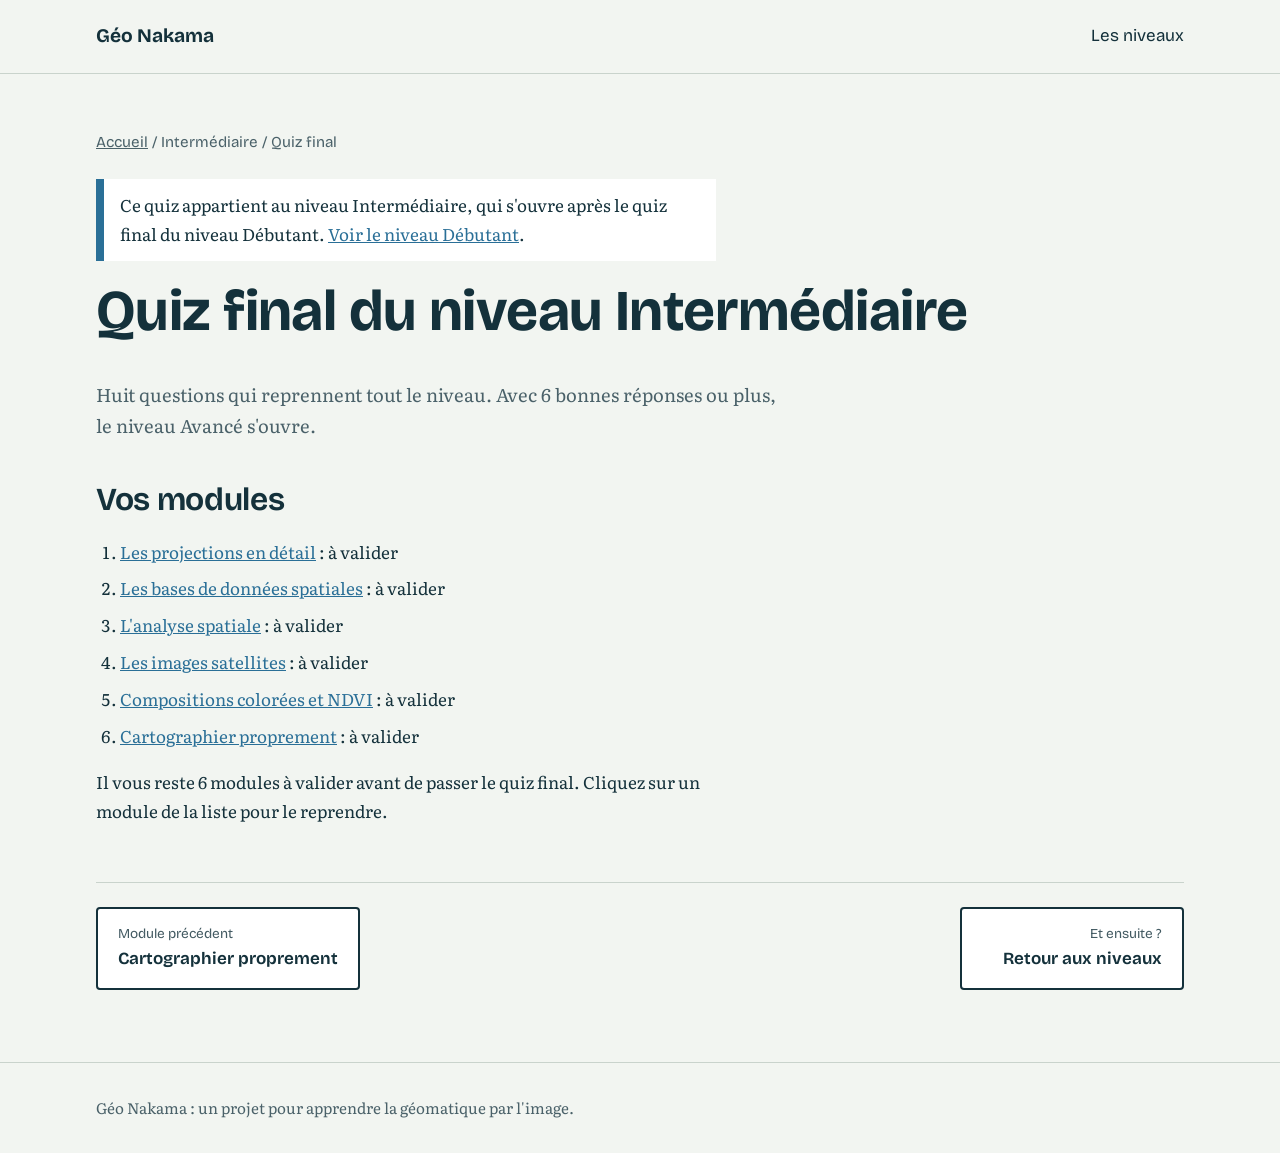
<file: lessons/intermediaire-quiz-final.html>
<!DOCTYPE html>
<html lang="fr">
<head>
  <meta charset="UTF-8">
  <meta name="viewport" content="width=device-width, initial-scale=1">
  <title>Quiz final du niveau Intermédiaire : Géo Nakama</title>

  <link rel="preconnect" href="https://fonts.googleapis.com">
  <link rel="preconnect" href="https://fonts.gstatic.com" crossorigin>
  <link href="https://fonts.googleapis.com/css2?family=Bricolage+Grotesque:wght@600;700&family=Literata:ital,wght@0,400;0,600;1,400&display=swap" rel="stylesheet">

  <link rel="stylesheet" href="../css/style.css">
</head>
<body>

  <header class="entete">
    <div class="conteneur">
      <a class="logo" href="../index.html">Géo Nakama</a>
      <nav class="navigation" aria-label="Navigation principale">
        <a href="../index.html#niveaux">Les niveaux</a>
      </nav>
    </div>
  </header>

  <main class="lecon">
    <div class="conteneur">

      <p class="fil"><a href="../index.html">Accueil</a> / Intermédiaire / Quiz final</p>

      <p class="quiz-info" id="avis-niveau" hidden>
        Ce quiz appartient au niveau Intermédiaire, qui s'ouvre après le quiz final du niveau Débutant.
        <a href="debutant-quiz-final.html">Voir le niveau Débutant</a>.
      </p>

      <div class="lecon-entete">
        <h1>Quiz final du niveau Intermédiaire</h1>
        <p>Huit questions qui reprennent tout le niveau. Avec 6 bonnes réponses ou plus, le niveau Avancé s'ouvre.</p>
      </div>

      <!-- ===== État des modules ===== -->
      <section class="lecon-section" aria-labelledby="etat-titre">
        <h2 id="etat-titre">Vos modules</h2>
        <ol class="liste-elements" id="liste-modules"></ol>
        <p id="etat-message" aria-live="polite"></p>
      </section>

      <!-- ===== Le quiz (affiché seulement si les 6 modules sont validés) ===== -->
      <section class="lecon-section" id="quiz" aria-labelledby="quiz-titre" hidden>
        <h2 id="quiz-titre">Les questions</h2>
        <div id="quiz-conteneur" class="quiz"></div>
      </section>

      <nav class="nav-modules" aria-label="Navigation entre les modules">
        <a class="nav-precedent" href="intermediaire-cartographie.html" rel="prev"><span class="nav-etiquette">Module précédent</span>Cartographier proprement</a>
        <a class="nav-suivant" href="../index.html#niveaux" rel="next"><span class="nav-etiquette">Et ensuite ?</span>Retour aux niveaux</a>
      </nav>

    </div>
  </main>

  <footer class="pied">
    <div class="conteneur">
      <p>Géo Nakama : un projet pour apprendre la géomatique par l'image.</p>
    </div>
  </footer>

  <script src="../js/progress.js"></script>
  <script src="../js/quiz.js"></script>

  <script>
    if (!Progression.estValide("debutant-quiz-final")) {
      document.getElementById("avis-niveau").hidden = false;
    }

    // Les 6 modules du niveau, avec leur identifiant (le même que dans chaque leçon)
    const MODULES = [
      { id: "intermediaire-projections",                titre: "Les projections en détail",       page: "intermediaire-projections.html" },
      { id: "intermediaire-bases-de-donnees-spatiales", titre: "Les bases de données spatiales",  page: "intermediaire-bases-donnees-spatiales.html" },
      { id: "intermediaire-analyse-spatiale",           titre: "L'analyse spatiale",              page: "intermediaire-analyse-spatiale.html" },
      { id: "intermediaire-images-satellites",          titre: "Les images satellites",           page: "intermediaire-images-satellites.html" },
      { id: "intermediaire-compositions-ndvi",          titre: "Compositions colorées et NDVI",   page: "intermediaire-ndvi.html" },
      { id: "intermediaire-cartographier-proprement",   titre: "Cartographier proprement",        page: "intermediaire-cartographie.html" }
    ];

    const liste = document.getElementById("liste-modules");
    const message = document.getElementById("etat-message");
    const sectionQuiz = document.getElementById("quiz");

    // 1. On affiche chaque module avec son état (validé ou à faire)
    let manquants = 0;
    MODULES.forEach(function (m) {
      const li = document.createElement("li");
      const lien = document.createElement("a");
      lien.href = m.page;
      lien.textContent = m.titre;
      li.appendChild(lien);

      const etat = document.createElement("span");
      if (Progression.estValide(m.id)) {
        etat.className = "coche";
        etat.textContent = " ✓ validé";
      } else {
        etat.textContent = " : à valider";
        manquants++;
      }
      li.appendChild(etat);
      liste.appendChild(li);
    });

    // 2. Soit on ouvre le quiz, soit on explique ce qu'il reste à faire
    if (manquants > 0) {
      message.textContent = "Il vous reste " + manquants + (manquants > 1 ? " modules" : " module") +
                            " à valider avant de passer le quiz final. Cliquez sur un module de la liste pour le reprendre.";
    } else {
      message.textContent = Progression.estValide("intermediaire-quiz-final")
        ? "Les 6 modules sont validés et le quiz final est réussi : le niveau Avancé est débloqué. Vous pouvez refaire le quiz pour vous entraîner."
        : "Les 6 modules sont validés : vous pouvez passer le quiz final.";
      sectionQuiz.hidden = false;
    }
  </script>

  <!-- Les 8 questions du quiz final : 6 bonnes réponses pour réussir (au moins une question par module) -->
  <script>
    if (!document.getElementById("quiz").hidden) {
      creerQuiz(document.getElementById("quiz-conteneur"), {
        id: "intermediaire-quiz-final",
        nom: "Niveau Intermédiaire",
        seuil: 6,
        messageReussite: "Bravo, niveau Intermédiaire validé ! Le niveau Avancé est maintenant débloqué.",
        messageEchec: "Il faut au moins 6 bonnes réponses sur 8 pour valider le niveau. Revoyez les modules qui vous ont posé problème, puis réessayez.",
        lienReussite: { texte: "Retour à l'accueil pour voir le niveau Avancé", href: "../index.html#niveaux" },
        questions: [
          {
            enonce: "Vous voulez comparer les surfaces de plusieurs régions sur une carte du monde. Quelle famille de projection choisir ?",
            choix: [
              "Une projection conforme, comme Mercator",
              "Une projection équivalente, comme la sinusoïdale",
              "Une projection qui ne déforme rien",
              "Peu importe : toutes se valent"
            ],
            bonne: 1,
            explication: "Une projection équivalente conserve les surfaces, ce qui permet de les comparer. Mercator conserve les angles mais exagère les surfaces vers les pôles, et aucune projection ne conserve tout."
          },
          {
            enonce: "Dans une table « centres », quelle requête sélectionne les hôpitaux de plus de 100 lits ?",
            choix: [
              "SELECT * FROM lits WHERE hôpital > 100;",
              "SELECT lits FROM type WHERE centres = 100;",
              "SELECT * FROM centres WHERE type = 'hôpital' AND lits > 100;",
              "SELECT * FROM centres WHERE type > 'hôpital' OR lits = 100;"
            ],
            bonne: 2,
            explication: "On sélectionne dans la table « centres » (FROM), avec deux conditions qui doivent être vraies ensemble (AND) : le type vaut « hôpital » et les lits dépassent 100."
          },
          {
            enonce: "Vous faites un tampon de 2 km autour d'un fleuve, puis une intersection avec une commune. Que obtenez-vous ?",
            choix: [
              "La commune privée de la zone proche du fleuve",
              "L'union du fleuve et de la commune",
              "Un raster à une seule bande",
              "La zone située à moins de 2 km du fleuve, limitée à cette commune"
            ],
            bonne: 3,
            explication: "Le tampon crée la zone à moins de 2 km du fleuve, et l'intersection ne garde que la partie qui se trouve aussi dans la commune."
          },
          {
            enonce: "Pourquoi reprojeter une couche en UTM avant de calculer une distance ou une surface ?",
            choix: [
              "Pour que l'unité soit le mètre et non le degré",
              "Pour que la couche devienne un raster",
              "Pour supprimer la table d'attributs",
              "Pour réduire la taille du fichier"
            ],
            bonne: 0,
            explication: "Un degré n'a pas la même longueur partout. En UTM, les coordonnées sont en mètres, donc un rayon de 5 000 vaut bien 5 km."
          },
          {
            enonce: "Un satellite repasse tous les 5 jours avec des pixels de 10 m ; un autre, tous les 16 jours avec des pixels de 30 m. Quelles résolutions comparez-vous ?",
            choix: [
              "Spectrale et radiométrique",
              "Spatiale et temporelle",
              "Spatiale et radiométrique",
              "Uniquement la résolution spectrale"
            ],
            bonne: 1,
            explication: "La taille du pixel est la résolution spatiale, et le délai entre deux passages est la résolution temporelle."
          },
          {
            enonce: "Un pixel a une réflectance de 0,40 en proche infrarouge et de 0,10 en rouge. Quel est son NDVI ?",
            choix: ["0,30", "0,80", "0,60", "−0,60"],
            bonne: 2,
            explication: "NDVI = (PIR − Rouge) / (PIR + Rouge) = (0,40 − 0,10) / (0,40 + 0,10) = 0,30 / 0,50 = 0,60. La valeur 0,30 oublie de diviser par la somme."
          },
          {
            enonce: "Sur une image en fausses couleurs infrarouge, une zone apparaît rouge vif. De quoi s'agit-il probablement ?",
            choix: [
              "D'une surface d'eau",
              "D'une route goudronnée",
              "D'un nuage",
              "D'une végétation en bonne santé"
            ],
            bonne: 3,
            explication: "Le proche infrarouge, très brillant pour la végétation, est envoyé sur le canal rouge de l'écran. L'eau, elle, apparaît sombre."
          },
          {
            enonce: "Pourquoi éviter une palette arc-en-ciel pour représenter une quantité ?",
            choix: [
              "Parce qu'elle consomme trop de mémoire",
              "Parce que les teintes n'ont pas d'ordre naturel, et que l'ordre se perd pour certains daltoniens",
              "Parce qu'elle est interdite en cartographie",
              "Parce qu'elle ne s'imprime jamais"
            ],
            bonne: 1,
            explication: "Rien n'indique quelle teinte vaut « plus » qu'une autre, et le rouge, le vert et le jaune se confondent facilement. Une palette séquentielle, du clair au foncé, se lit sans ambiguïté."
          }
        ]
      });
    }
  </script>

</body>
</html>
</file>
<file: css/style.css>
/* ==========================================================
   Géo Nakama : feuille de style partagée
   Toutes les pages du site (accueil, leçons) utiliseront ce fichier.
   ========================================================== */

/* ---------- 1. Variables : palette et polices ----------
   On définit les couleurs UNE fois ici, puis on les réutilise
   partout avec var(--nom). Changer une couleur = la changer ici. */
:root {
  --encre: #14313b;        /* texte principal, bleu-vert très sombre */
  --papier: #f2f5f1;       /* fond de page, gris-vert très clair */
  --vegetation: #2f7d4f;   /* vert « végétation » : accent principal */
  --eau: #2a6f97;          /* bleu « eau » : accent secondaire */
  --ocre: #e4a81c;         /* jaune ocre : focus clavier et repères */
  --trait: #c9d3cc;        /* fines bordures */
  --texte-doux: #4a6169;   /* texte secondaire (contraste suffisant sur --papier) */

  --police-titre: "Bricolage Grotesque", "Segoe UI", system-ui, sans-serif;
  --police-texte: "Literata", Georgia, "Times New Roman", serif;
}

/* ---------- 2. Base ---------- */
*,
*::before,
*::after {
  box-sizing: border-box;
}

html {
  scroll-behavior: smooth;
}

@media (prefers-reduced-motion: reduce) {
  html { scroll-behavior: auto; }
}

body {
  margin: 0;
  background: var(--papier);
  color: var(--encre);
  font-family: var(--police-texte);
  font-size: 1.0625rem;
  line-height: 1.7;
}

h1, h2, h3 {
  font-family: var(--police-titre);
  line-height: 1.15;
  letter-spacing: -0.01em;
  margin: 0 0 0.6em;
}

h1 { font-size: clamp(2.2rem, 5vw, 3.6rem); font-weight: 700; }
h2 { font-size: clamp(1.5rem, 3vw, 2rem); font-weight: 650; }
h3 { font-size: 1.25rem; font-weight: 650; }

p { margin: 0 0 1em; max-width: 62ch; }

a { color: var(--eau); }

/* Le focus clavier doit toujours être visible (accessibilité) */
a:focus-visible,
button:focus-visible {
  outline: 3px solid var(--ocre);
  outline-offset: 3px;
}

/* ---------- 3. Mise en page générale ---------- */
.conteneur {
  width: min(100% - 2.5rem, 68rem);
  margin-inline: auto;
}

/* ---------- 4. En-tête du site ---------- */
.entete {
  padding: 1.25rem 0;
  border-bottom: 1px solid var(--trait);
}

.entete .conteneur {
  display: flex;
  align-items: center;
  justify-content: space-between;
  gap: 1rem;
}

.logo {
  font-family: var(--police-titre);
  font-weight: 700;
  font-size: 1.2rem;
  color: var(--encre);
  text-decoration: none;
}

.navigation {
  display: flex;
  gap: 1.5rem;
  font-family: var(--police-titre);
}

.navigation a {
  color: var(--encre);
  text-decoration: none;
}

.navigation a:hover {
  text-decoration: underline;
  text-underline-offset: 4px;
}

/* ---------- 5. Bouton ---------- */
.bouton {
  display: inline-block;
  padding: 0.85rem 1.5rem;
  background: var(--encre);
  color: var(--papier);
  font-family: var(--police-titre);
  font-weight: 600;
  text-decoration: none;
  border-radius: 4px;
}

.bouton:hover {
  background: var(--vegetation);
}

/* ---------- 6. Section d'accueil (hero) ---------- */
.hero {
  padding: clamp(2.5rem, 7vw, 5rem) 0;
}

.hero .conteneur {
  display: grid;
  gap: 2.5rem;
  align-items: center;
}

@media (min-width: 52rem) {
  .hero .conteneur {
    grid-template-columns: 1fr 1.1fr;
  }
}

.hero-texte p {
  color: var(--texte-doux);
  font-size: 1.15rem;
}

/* Illustration : une même forme en raster (gauche) et en vecteur (droite) */
.hero-carte svg {
  display: block;
  width: 100%;
  height: auto;
}

.hero-carte figcaption {
  margin-top: 0.75rem;
  font-size: 0.95rem;
  color: var(--texte-doux);
  max-width: 48ch;
}

/* ---------- 7. Les trois niveaux ---------- */
.section-niveaux {
  padding: clamp(2.5rem, 6vw, 4.5rem) 0;
  border-top: 1px solid var(--trait);
}

.section-niveaux > .conteneur > p {
  color: var(--texte-doux);
  margin-bottom: 2rem;
}

.niveaux {
  list-style: none;
  margin: 0;
  padding: 0;
  display: grid;
  gap: 1rem;
}

.niveau {
  display: grid;
  gap: 0.5rem 1.25rem;
  padding: 1.25rem 1.5rem;
  background: #fff;
  border-left: 8px solid var(--vegetation);
}

.niveau h3 { margin: 0; }
.niveau p  { margin: 0; color: var(--texte-doux); }

.niveau-etat {
  font-family: var(--police-titre);
  font-weight: 600;
  font-size: 0.95rem;
}

/* Niveau verrouillé : bordure pointillée et teinte atténuée */
.niveau.verrouille {
  background: transparent;
  border-left: 8px solid var(--trait);
  border-top: 1px dashed var(--trait);
  border-right: 1px dashed var(--trait);
  border-bottom: 1px dashed var(--trait);
}

.niveau.verrouille h3,
.niveau.verrouille .niveau-etat {
  color: var(--texte-doux);
}

/* Les niveaux s'« empilent » comme des strates, un peu plus décalés à chaque fois */
@media (min-width: 52rem) {
  .niveau {
    grid-template-columns: 1fr auto;
    align-items: start;
  }
  .niveau:nth-child(2) { margin-left: 2.5rem; }
  .niveau:nth-child(3) { margin-left: 5rem; }
}

/* ---------- 8. Pied de page ---------- */
.pied {
  padding: 2rem 0;
  border-top: 1px solid var(--trait);
  color: var(--texte-doux);
  font-size: 0.95rem;
}

.pied p { margin: 0; max-width: none; }

/* ==========================================================
   PAGES DE LEÇON (ajouté à l'étape 5)
   ========================================================== */

/* ---------- 9. En-tête d'une leçon ---------- */
.lecon {
  padding: clamp(2rem, 5vw, 3.5rem) 0 clamp(2.5rem, 6vw, 4.5rem);
}

/* Le fil d'Ariane indique où l'on est : Accueil > Débutant > Module */
.fil {
  margin: 0 0 1.5rem;
  font-family: var(--police-titre);
  font-size: 0.95rem;
  color: var(--texte-doux);
}

.fil a { color: var(--texte-doux); }

.lecon-entete p {
  color: var(--texte-doux);
  font-size: 1.15rem;
}

/* Les objectifs : une zone mise en avant par un trait vert à gauche */
.objectifs {
  margin: 2rem 0;
  padding: 1.25rem 1.5rem;
  background: #fff;
  border-left: 8px solid var(--vegetation);
}

.objectifs h2 { font-size: 1.25rem; margin-bottom: 0.5rem; }
.objectifs ul { margin: 0; padding-left: 1.25rem; }
.objectifs li { margin-bottom: 0.35rem; }

/* Sections de texte : colonne étroite pour une lecture confortable */
.lecon-section {
  margin-top: 2.5rem;
  max-width: 44rem;
}

/* ---------- 10. Illustration interactive (curseur de zoom) ---------- */
.demo {
  margin: 2.5rem 0;
  padding: 1.5rem;
  background: #fff;
  border: 1px solid var(--trait);
}

.demo-panneaux {
  display: grid;
  gap: 1rem;
}

@media (min-width: 44rem) {
  .demo-panneaux { grid-template-columns: 1fr 1fr; }
}

.panneau figcaption {
  margin-bottom: 0.4rem;
  font-family: var(--police-titre);
  font-weight: 650;
}

.panneau svg {
  display: block;
  width: 100%;
  height: auto;
  border: 1px solid var(--trait);
}

.demo-controle {
  margin-top: 1.25rem;
  display: flex;
  flex-wrap: wrap;
  align-items: center;
  gap: 0.75rem 1rem;
  font-family: var(--police-titre);
  font-weight: 600;
}

.demo-controle input[type="range"] {
  flex: 1 1 14rem;
  accent-color: var(--vegetation);
}

.demo-message {
  margin: 1rem 0 0;
  min-height: 3.4em;      /* évite que la page « saute » quand le texte change */
  color: var(--texte-doux);
}

/* ---------- 11. Tableau comparatif ---------- */
.tableau-defile {
  overflow-x: auto;       /* sur téléphone, le tableau défile au lieu de déborder */
  margin: 1.25rem 0;
}

.comparatif {
  width: 100%;
  border-collapse: collapse;
  background: #fff;
  font-size: 1rem;
}

.comparatif caption {
  text-align: left;
  padding-bottom: 0.5rem;
  font-family: var(--police-titre);
  font-weight: 650;
}

.comparatif th,
.comparatif td {
  padding: 0.7rem 1rem;
  text-align: left;
  border: 1px solid var(--trait);
  vertical-align: top;
}

.comparatif thead th {
  background: var(--encre);
  color: var(--papier);
  font-family: var(--police-titre);
}

.comparatif tbody th {
  font-family: var(--police-titre);
  background: var(--papier);
}

/* ---------- 12. À retenir ---------- */
.retenir {
  margin-top: 2.5rem;
  max-width: 44rem;
  padding: 1.25rem 1.5rem;
  background: var(--encre);
  color: var(--papier);
}

.retenir h2 { font-size: 1.25rem; }
.retenir ul { margin: 0; padding-left: 1.25rem; }
.retenir li { margin-bottom: 0.4rem; }

/* ==========================================================
   QUIZ (ajouté à l'étape 6)
   ========================================================== */

/* L'attribut hidden doit toujours cacher l'élément, même si un style lui donne un affichage */
[hidden] { display: none !important; }

.quiz { max-width: 44rem; }

.quiz-info {
  padding: 0.75rem 1rem;
  background: #fff;
  border-left: 8px solid var(--eau);
}

.quiz-question {
  margin: 0 0 1.5rem;
  padding: 0;
  border: 0;
}

.quiz-question legend {
  padding: 0;
  margin-bottom: 0.75rem;
  font-family: var(--police-titre);
  font-weight: 650;
  font-size: 1.15rem;
}

.quiz-choix {
  display: grid;
  gap: 0.5rem;
}

/* Un choix de réponse = un bouton pleine largeur */
.choix {
  width: 100%;
  padding: 0.75rem 1rem;
  text-align: left;
  font: inherit;
  color: var(--encre);
  background: #fff;
  border: 2px solid var(--trait);
  border-radius: 4px;
  cursor: pointer;
}

.choix:hover:not(:disabled) {
  border-color: var(--encre);
}

.choix:disabled {
  cursor: default;
  color: var(--encre);
}

/* Après la réponse : vert si juste, rouge brique si faux (le texte de l'explication le dit aussi) */
.choix.juste {
  background: #e6f2ea;
  border-color: var(--vegetation);
}

.choix.juste::after {
  content: "  ✓";
  font-weight: 700;
  color: var(--vegetation);
}

.choix.faux {
  background: #f8e6e2;
  border-color: #b3412e;
}

.choix.faux::after {
  content: "  ✗";
  font-weight: 700;
  color: #b3412e;
}

.quiz-explication {
  margin: 0.75rem 0 0;
  color: var(--texte-doux);
}

.quiz-resultat {
  padding: 1.25rem 1.5rem;
  background: #fff;
  border-left: 8px solid #b3412e;
}

.quiz-resultat.reussi {
  border-left-color: var(--vegetation);
}

.quiz-resultat h3 { margin-bottom: 0.4rem; }
.quiz-resultat .bouton { border: 0; font-size: 1rem; cursor: pointer; }

/* ==========================================================
   MODULE 1 : onglets et panneaux d'outils (ajouté à l'étape 7)
   ========================================================== */

.onglets {
  display: flex;
  flex-wrap: wrap;
  gap: 0.5rem;
  margin-bottom: 1rem;
}

.onglet {
  padding: 0.6rem 1.1rem;
  font-family: var(--police-titre);
  font-weight: 600;
  font-size: 1rem;
  color: var(--encre);
  background: #fff;
  border: 2px solid var(--trait);
  border-radius: 4px;
  cursor: pointer;
}

.onglet:hover { border-color: var(--encre); }

/* L'onglet actif est plein : on ne se fie pas qu'à la couleur, la forme change aussi */
.onglet[aria-pressed="true"] {
  background: var(--encre);
  color: var(--papier);
  border-color: var(--encre);
}

.domaine {
  display: grid;
  gap: 1.25rem;
  align-items: center;
  padding: 1.25rem;
  background: #fff;
  border: 1px solid var(--trait);
}

@media (min-width: 44rem) {
  .domaine { grid-template-columns: 1fr 1.2fr; }
}

.domaine svg {
  display: block;
  width: 100%;
  height: auto;
  background: var(--papier);
  border: 1px solid var(--trait);
}

.domaine dl { margin: 0; }

.domaine dt {
  margin-top: 0.9rem;
  font-family: var(--police-titre);
  font-weight: 650;
}

.domaine dt:first-child { margin-top: 0; }

.domaine dd {
  margin: 0.15rem 0 0;
  color: var(--texte-doux);
}

/* ---------- Liste des modules dans les niveaux de la page d'accueil ---------- */
.modules {
  list-style: decimal;
  margin: 0.75rem 0 0;
  padding-left: 1.5rem;
  font-family: var(--police-titre);
  font-size: 0.95rem;
}

.modules li { margin: 0.25rem 0; }
.modules .bientot { color: var(--texte-doux); }

/* ==========================================================
   MODULE 2 : carte annotée, échelle, encadré « piège » (étape 8)
   ========================================================== */

/* Un schéma illustré, centré et de taille raisonnable */
.schema {
  max-width: 36rem;
  margin: 1.25rem 0;
}

.schema svg {
  display: block;
  width: 100%;
  height: auto;
  background: #fff;
  border: 1px solid var(--trait);
}

/* Liste numérotée qui accompagne la carte annotée */
.liste-elements {
  max-width: 44rem;
  padding-left: 1.5rem;
}

.liste-elements li { margin-bottom: 0.5rem; }

/* Encadré d'avertissement : trait ocre à gauche */
.piege {
  max-width: 44rem;
  margin: 1.5rem 0;
  padding: 1rem 1.25rem;
  background: #fff;
  border-left: 8px solid var(--ocre);
}

/* ==========================================================
   PROGRESSION ET QUIZ FINAL (ajouté à l'étape 9)
   ========================================================== */

/* Coche « validé » : le texte est toujours présent, la couleur ne fait que l'appuyer */
.coche {
  margin-left: 0.4rem;
  color: var(--vegetation);
  font-family: var(--police-titre);
  font-weight: 600;
}

/* Compteur de progression d'un niveau (la règle .niveau p est plus faible : on la dépasse) */
.niveau .niveau-progres {
  margin: 0.6rem 0 0;
  font-family: var(--police-titre);
  font-weight: 600;
  color: var(--encre);
}

.niveau .niveau-progres:empty { display: none; }

.quiz-final-lien {
  margin: 0.75rem 0 0;
  font-family: var(--police-titre);
  font-size: 0.95rem;
}

/* ==========================================================
   NAVIGATION ENTRE LES MODULES (ajouté à l'étape 10)
   ========================================================== */

.nav-modules {
  display: flex;
  flex-wrap: wrap;
  justify-content: space-between;
  gap: 1rem;
  margin-top: 3.5rem;
  padding-top: 1.5rem;
  border-top: 1px solid var(--trait);
}

.nav-modules a {
  display: block;
  padding: 0.85rem 1.25rem;
  min-width: 14rem;
  font-family: var(--police-titre);
  font-weight: 650;
  color: var(--encre);
  text-decoration: none;
  background: #fff;
  border: 2px solid var(--encre);
  border-radius: 4px;
}

.nav-modules a:hover {
  background: var(--encre);
  color: var(--papier);
}

.nav-modules .nav-suivant {
  margin-left: auto;
  text-align: right;
}

.nav-etiquette {
  display: block;
  font-size: 0.85rem;
  font-weight: 400;
  opacity: 0.8;
}

/* Sur téléphone, les deux boutons s'empilent sur toute la largeur */
@media (max-width: 36rem) {
  .nav-modules a,
  .nav-modules .nav-suivant {
    width: 100%;
    min-width: 0;
    margin-left: 0;
    text-align: left;
  }
}

/* ---------- Tableaux sur téléphone ---------- */
.indice-defilement { display: none; }

@media (max-width: 44rem) {
  .indice-defilement {
    display: block;
    margin: 0.5rem 0 0;
    font-size: 0.9rem;
    color: var(--texte-doux);
  }

  .comparatif th,
  .comparatif td {
    padding: 0.5rem 0.6rem;
    font-size: 0.92rem;
  }
}

/* ==========================================================
   FOND « CARTE MARINE » DE LA PAGE D'ACCUEIL (ajouté à l'étape 11)
   Un décor original (rose des vents, route pointillée, vagues), très discret
   pour ne pas gêner la lecture. Le chemin part du dossier css/, d'où « ../img/ ».
   ========================================================== */
.hero {
  background: var(--papier) url("../img/carte-marine.svg") center bottom / cover no-repeat;
  border-bottom: 1px solid var(--trait);
}

/* Sur téléphone, l'image est réduite et calée à gauche pour garder la rose des vents visible */
@media (max-width: 52rem) {
  .hero {
    background-position: left bottom;
    background-size: auto 62%;
  }
}

/* ==========================================================
   MODULE 2 INTERMÉDIAIRE : requêtes, tables et jointures (étape 12)
   ========================================================== */

/* Trois menus côte à côte pour construire la requête */
.requete {
  display: flex;
  flex-wrap: wrap;
  gap: 1rem;
  margin-bottom: 1rem;
}

.requete label {
  display: block;
  margin-bottom: 0.25rem;
  font-family: var(--police-titre);
  font-weight: 650;
  font-size: 0.95rem;
}

.requete select,
.requete input {
  min-width: 9rem;
  padding: 0.55rem 0.7rem;
  font: inherit;
  color: var(--encre);
  background: #fff;
  border: 2px solid var(--trait);
  border-radius: 4px;
}

.requete select:hover,
.requete input:hover { border-color: var(--encre); }

/* Bloc de code (requêtes SQL) */
.code-sql {
  margin: 0.75rem 0;
  padding: 0.85rem 1rem;
  overflow-x: auto;
  font-family: ui-monospace, Consolas, "Courier New", monospace;
  font-size: 0.95rem;
  line-height: 1.5;
  color: var(--papier);
  background: var(--encre);
  border-radius: 4px;
  white-space: pre-wrap;
}

code {
  padding: 0.1rem 0.35rem;
  font-family: ui-monospace, Consolas, "Courier New", monospace;
  font-size: 0.92em;
  background: #e4ebe6;
  border-radius: 3px;
}

.retenir code { color: var(--encre); }

/* Lignes de la table : retenues, écartées, sélectionnée */
.comparatif tr.retenue th,
.comparatif tr.retenue td { background: #fbf0c9; font-weight: 600; }

.comparatif tr.ecartee th,
.comparatif tr.ecartee td { color: var(--texte-doux); opacity: 0.65; }

.comparatif tr.selection th,
.comparatif tr.selection td {
  border-top: 2px solid var(--encre);
  border-bottom: 2px solid var(--encre);
}

/* Le nom d'un centre est un bouton qui ressemble à un lien */
.lien-ligne {
  padding: 0;
  font: inherit;
  color: var(--eau);
  text-align: left;
  text-decoration: underline;
  background: none;
  border: 0;
  cursor: pointer;
}

/* Petites pastilles des codes de région, de la couleur de la région sur la carte */
.puce {
  display: inline-block;
  padding: 0.05rem 0.55rem;
  font-family: var(--police-titre);
  font-weight: 650;
  border: 1px solid var(--encre);
  border-radius: 4px;
}

.puce-r1 { background: #e3efe6; }
.puce-r2 { background: #dde9f0; }
.puce-r3 { background: #f1ebd9; }

/* Les éléments d'une grille peuvent rétrécir : sans cela, un tableau large élargit toute la colonne
   et fait déborder la page sur téléphone (corrigé à l'étape 12). */
.demo-panneaux > * { min-width: 0; }

/* ==========================================================
   MODULE 3 INTERMÉDIAIRE : tampon, légende de la carte (étape 13)
   ========================================================== */

/* Case à cocher avec son texte */
.case {
  display: flex;
  align-items: center;
  gap: 0.6rem;
  margin-top: 0.5rem;
  font-family: var(--police-titre);
  font-weight: 600;
  cursor: pointer;
}

.case input {
  width: 1.15rem;
  height: 1.15rem;
  accent-color: var(--vegetation);
}

/* Légende sous la carte : pastilles de couleur suivies d'un texte */
.legende-carte {
  display: flex;
  flex-wrap: wrap;
  align-items: center;
  gap: 0.4rem 1.25rem;
  margin: 0.75rem 0 0;
  font-size: 0.95rem;
  color: var(--texte-doux);
}

.pastille-legende {
  display: inline-block;
  width: 0.9rem;
  height: 0.9rem;
  margin-right: 0.35rem;
  vertical-align: -0.1rem;
  border-radius: 50%;
}

.pastille-legende.creux {
  background: #fff;
  border: 2px solid #b3412e;
}

/* ==========================================================
   MODULE 4 INTERMÉDIAIRE : images satellites (étape 14)
   ========================================================== */

/* La scène dessinée dans un canvas : les pixels doivent rester carrés et bien visibles */
.scene {
  display: block;
  width: 100%;
  max-width: 30rem;
  height: auto;
  margin: 1rem auto 0;
  border: 1px solid var(--trait);
  background: #fff;
  image-rendering: pixelated;
  image-rendering: crisp-edges;
}

/* Barre d'échelle sous la scène : sa largeur est une fraction de celle de l'image */
.barre-echelle {
  max-width: 30rem;
  margin: 0.4rem auto 0;
}

.trait-echelle {
  padding-top: 0.15rem;
  font-family: var(--police-titre);
  font-size: 0.85rem;
  text-align: center;
  border-top: 3px solid var(--encre);
}

/* Histogramme des signatures spectrales : une colonne par bande */
.barres {
  display: flex;
  align-items: flex-end;
  gap: 0.6rem;
  height: 10rem;
  margin-top: 1rem;
}

.barres-col {
  display: flex;
  flex: 1;
  flex-direction: column;
  justify-content: flex-end;
  align-items: center;
  height: 100%;
  font-family: var(--police-titre);
  font-size: 0.85rem;
}

.barres-col .valeur { margin-bottom: 0.2rem; font-weight: 650; }

.barres-col .barre {
  width: 100%;
  min-height: 2px;
  background: var(--eau);
  border-radius: 3px 3px 0 0;
}

.barres-col .barre.pir { background: var(--vegetation); }

.barres-col .nom {
  margin-top: 0.3rem;
  color: var(--texte-doux);
  text-align: center;
  line-height: 1.2;
}

/* ==========================================================
   MODULE 5 INTERMÉDIAIRE : légende en dégradé du NDVI (étape 15)
   ========================================================== */
.rampe {
  max-width: 30rem;
  height: 0.9rem;
  margin: 0.6rem auto 0;
  border: 1px solid var(--encre);
  border-radius: 3px;
}

.rampe-etiquettes {
  display: flex;
  justify-content: space-between;
  max-width: 30rem;
  margin: 0.25rem auto 0;
  font-size: 0.85rem;
  color: var(--texte-doux);
}

/* ==========================================================
   MODULE 6 INTERMÉDIAIRE : légende des classes (étape 16)
   ========================================================== */
.legende-titre {
  margin: 0 0 0.5rem;
  font-family: var(--police-titre);
  font-weight: 650;
}

.legende-classes {
  margin: 0;
  padding: 0;
  list-style: none;
}

.legende-classes li {
  display: flex;
  align-items: center;
  gap: 0.6rem;
  margin: 0 0 0.45rem;
}

.pastille-classe {
  flex: none;
  width: 1.6rem;
  height: 1.1rem;
  border: 1px solid var(--encre);
  border-radius: 2px;
}
</file>
